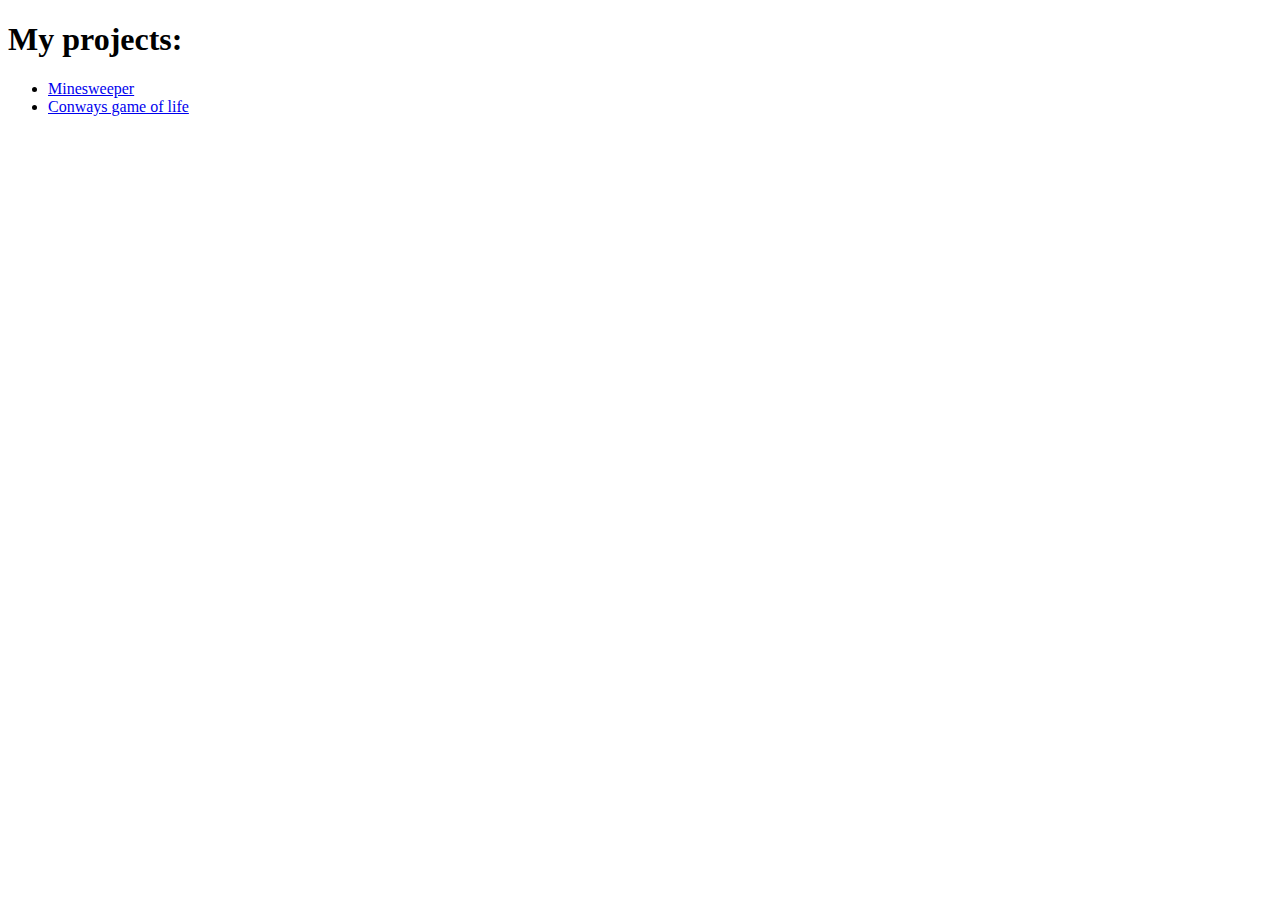
<file: index.html>
<!DOCTYPE html>
<html lang="en">
<head>
    <meta charset="UTF-8">
    <meta name="viewport" content="width=device-width, initial-scale=1.0">
    <title>My projects</title>
</head>
<body>
    <h1>My projects:</h1>
    <ul>
        <li>
            <a href="./minesweeper.html" target="_blank" rel="noopener noreferrer">Minesweeper</a>
        </li>
        <li>
            <a href="./game-of-life.html" target="_blank" rel="noopener noreferrer">Conways game of life</a>
        </li>
    </ul>
</body>
</html>
</file>
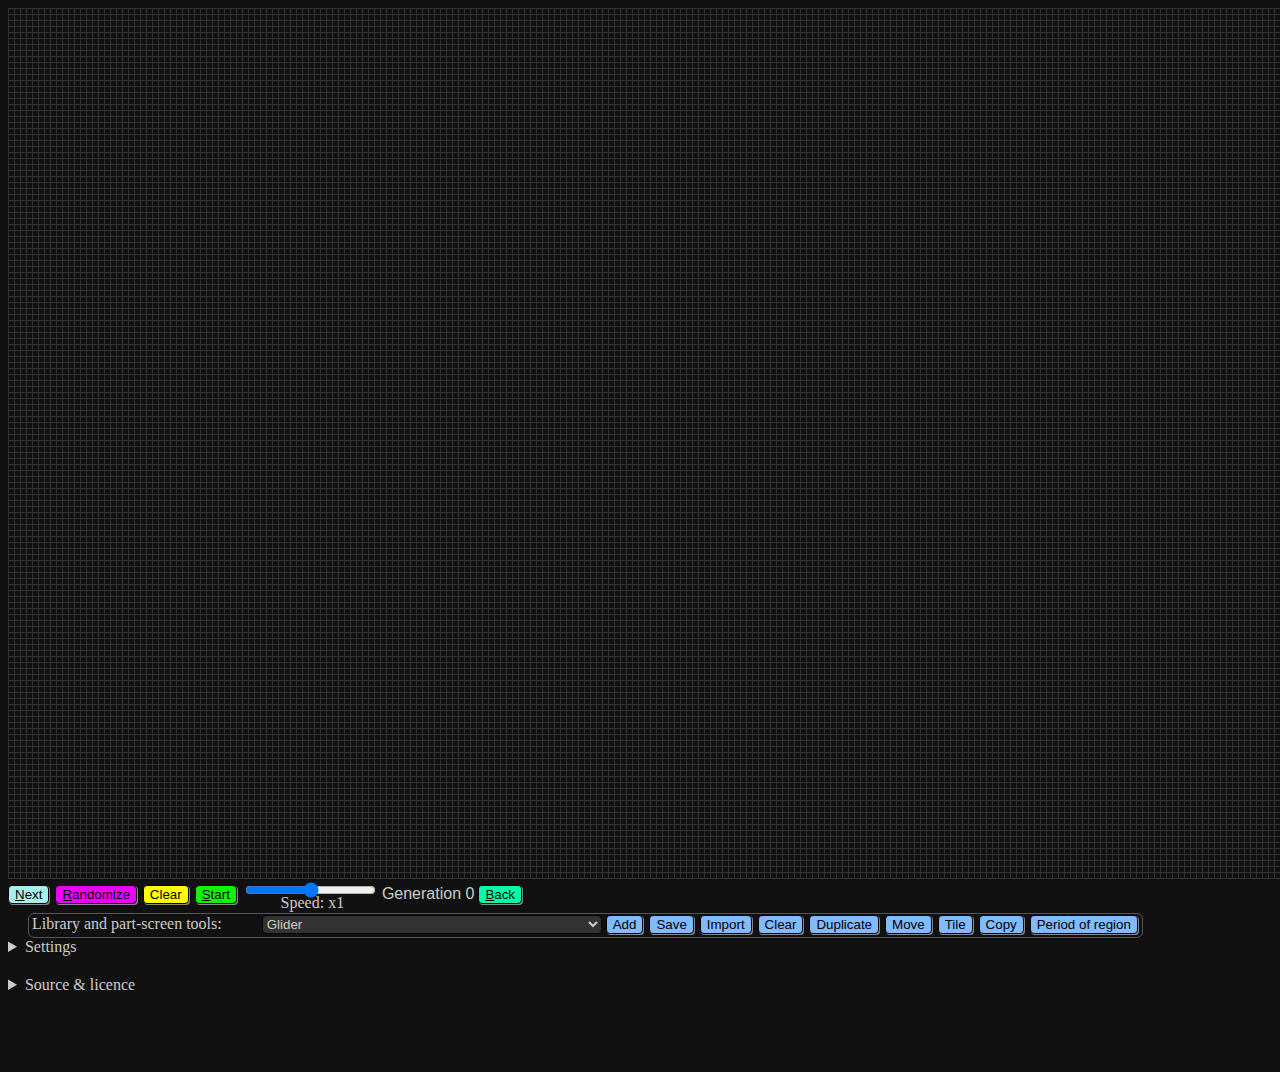
<file: game-of-life-maybebetter/index.html>
<!DOCTYPE html>
<html>
    <head>
        <meta charset="utf-8">
        <meta name="viewport" content="width=device-width, initial-scale=1">
        <title>Conway's game of life</title>
        <link rel="stylesheet" href="./style.css">
    </head>
    <body>
    <canvas onclick="toggle(event, this)"></canvas>
    
    <button id="next" class="underline">Next</button>
    <button id="randomize" class="underline">Randomize</button>
    <button id="clear">Clear</button>
    <button id="start" class="underline">Start</button>
    <div class="input-wrapper">
        <input id="speed" type="range" min="-101" max="100" value="0">
        <label for="speed" id="speed-counter">Speed</label>
    </div>
    <p id="counter"></p>
    <button id="back" class="underline">Back</button>
    <div id="part-button-wrapper">
        Library and part-screen tools:&nbsp;&nbsp;&nbsp;&nbsp;&nbsp;&nbsp;&nbsp;&nbsp;&nbsp;
        <select id="pattern">
            <option value="#!$#!$#$$$">Glider</option>
            <option value="!!!$#%$%%!%%&#&$&%">LWSS</option>
            <option value="!#!%#&$!$&%&&#&&'$'%'&">MWSS</option>
            <option value="!#!%#&$!$&%!%&&&'#'&($(%(&">HWSS</option>
            <option value="!!#!###$%$$%%%">Eater1</option>
            <option value="!&!'#&#'%#&$&('!'#'$''')(()))*)+*+">Eater5</option>
            <option value="!##$#&#'#)#*$!$#$$$'$)$*%'&%&''%'&*%*&+%+&">Small sparking eater</option>
            <option value="!'!(#'#)$#$)%$%)%+%¶&!&#&$&&&'&)&+''')'+('(*)%)'*%*&-%-&.%.&">Larger small sparking eater</option>
            <option value="!*#*#+#¶$-%$%¶%-&!&$'#'$(/).):*/*:.C.D/C/D<(<)<=<>=(=)===>?A?B@AABACADBDD(D)E(E)E<F;F=G<G=">Big sparking glider eater</option>
            <option value="!C#A#B#C$@%@%A&I&K'I'J'L(L)I)J)K)M)N)P*H*K*M*O*P+H+I-'-(-C.'.).A.C.G/)/B/C/F/H:':):*:F:I;&;(;+;G;H<&<(<*<¶=$=%=&=)=+=J=K>#>'>)>J>L?$?%?'?)?L@%@'@(@F@G@L@MA%A/A:AFB#B$B%B*B+B-B:BGBHBIC!C+C-C.CID#D$D%D+D-E%E)E*E+E.F(F¶F-G(G)G*G+H+I(I)I+I-I.J)J+J.K'K¶L'L(L)L*L+N)O(O*P)">Very big sparking glider eater</option>
            <option value="!+!-!.#'#(#+#¶#.$&$($)$*%&%+%¶%-&!&$&%&'&)&¶&.'!'#'%''')'*'.('(+(¶(-)')()))**+*¶*-+'+(+)+*+-¶'¶+¶¶-$-%-(-)-*.$.%.*/*/¶:+:¶">Mega eater</option>
            <option value="'!&#(#'$%&&&'&(&)&!'$'*'¶'!(#(%()(+(¶(%)))%*)*&+'+(+&-'-(-%.).%/&/(/)/">Elijah's oscillator</option>
            <option value="|I|K|L}I}J}L¤J¥D¥E¥I¥M¥N¥O¦D¦E¦H¦O§I§O¨J¨K¨M¨N±`±aµ`µaÀ]À^ÀdÀeÁ]Á^ÁdÁeÄhÅfÅgÅhÆeÇeÇf×pØoØqÙoÙqÚpÜkÜlÜtÜuÝjÝmÝsÝvÞkÞlÞtÞuàpáoáqâoâqãpëÁëÂìÁìÂïÄïÅðÄðÅòÁòÂóÁóÂü¦ü§ý§þ¤þ¥þ¦ÿ¤ĀËĀÌĀÍāÊāÍĂÊĂÍăÓăÔĄÊĄÔąÊąÎąÓĆËĆÍĆÓĆÔćÌĊÌĊÍċÌċÍ">Elijah's big oscillator</option>
            <option value="!'!)!*#'#(#*)!)#)))**!*#*)**¶&¶'-&-'<B<C<E<F=A=G>A>H>K>L?A?B?C?G?K?L@FQEQFRFSCSDSETCXZYYY[ZYZ[[Z^U^V^_^`^i_T_W_^_a_g_h_i`U`V`_```fafagbZcYc[dYd[eZgtguhthukwkxlwlxntnuotoutdudvcvewdxdydzd{c{e|d|~|¡|¢}d}}}¢~}~¢¡¨¡©¢}¢©£}£££¨¤~¤¢¤¨¤©¥¡¨¡¨¢©¡©¢">Elijah's p2520 gun</option>
            <option value="!J!K#J$H$J%H%I&¶&-&/&:&D&E'-'/':'D'E(-)*)+)-)/):);*+*-*/*:*;*H*I+#+$+++-+.+<+G+J¶$¶¶¶:¶;¶H¶I-$-&---.-/.%.'./.D/'/(/*/+/C/E:*:+:C:E;$;%;D<%=!=#=$>!>*?)?+@(@+A)A*A.A/B.B:C.D%D&E$E&ESETEUF$FSFfFgG#G$GTGfGgJ&J'J-J.JgK&K'K-K.KfKhLeLiM*M+MiN*N+OfOiPfPiQfQgQhRKRLS<S=S>S?SKSLT;TUTVTWU:U?UHUIUOUPUTUXV;V=V>VHVIVOVPVSVYVtW<WuXRXZXsXtXuYRYZZx[E[S[Y[w[y]D]F]H]J]K]T]X]x]y^E^F^H^I^K^U^V^W_q_r_x_y`q`r`yaxbnbobxbycncofqfrgqgr">Elijah's p3000 gun (Old record)</option>
            <option value="!J!K#J$H$J$p%H%I%n%o%p&¶&-&/&:&D&E&m'-'/':'D'E'e'f'm'n(-(e(g)*)+)-)/):);)f*+*-*/*:*;*H*I+#+$+++-+.+<+G+J¶$¶¶¶:¶;¶H¶I¶r¶s-$-&---.-/-j-k-r-s.%.'./.D.j.k/'/(/*/+/C/E:*:+:C:E:a:b;$;%;D;a;b<%=!=#=$=p=q>!>*>p>r?)?+?r@(@+@r@sA)A*A.A/B.B:C.D%D&E$E&ESETEUF$FSFfFgG#G$GTGfGgJ&J'J-J.JgK&K'K-K.KfKhLeLiM*M+MiN*N+OfOiPfPiQfQgQhRKRLS<S=S>S?SKSLT;TUTVTWU:U?UHUIUOUPUTUXV;V=V>VHVIVOVPVSVYVtW<WuXRXZXsXtXuYRYZZx[E[S[Y[w[y]D]F]H]J]K]T]X]x]y^E^F^H^I^K^U^V^W_q_r_x_y`q`r`yaxbnbobxbycncofqfrgqgr">Elijah's p6000 gun (Old record)</option>
            <option value="!J!K!h!k!l#J#h#i#j#k#m$H$J$m%H%I%f%g%h%i%j%k%l%n%o&¶&-&/&:&D&E&e&l&n&q'-'/':'D'E'e'f'i'j'l'p'q(-(i(j(l(m)*)+)-)/):);*+*-*/*:*;*H*I+#+$+++-+.+<+G+J¶$¶¶¶:¶;¶H¶I-$-&---.-/-`-a.%.'./.D.a.i.j/'/(/*/+/C/E/a/c/i/j:*:+:C:E:b:c;$;%;D<%=!=#=$>!>*?)?+@(@+A)A*A.A/AlAmB.B:BlC.CmCnCoD%D&DoE$E&ESETEUF$FSFfFgG#G$GTGfGgJ&J'J-J.JgK&K'K-K.KfKhLeLiM*M+MiN*N+OfOiPfPiQfQgQhRKRLS<S=S>S?SKSLT;TUTVTWU:U?UHUIUOUPUTUXV;V=V>VHVIVOVPVSVYVtW<WuXRXZXsXtXuYRYZZx[E[S[Y[w[y]D]F]H]J]K]T]X]x]y^E^F^H^I^K^U^V^W_q_r_x_y`q`r`yaxbnbobxbycncofqfrgqgr">Elijah's p9000 gun (Old record)</option>
            <option value="!<!=!O#<#O#P#Q$=$R%&%<%=%Q%R&&&'&(&>&?')'<'='@((()(=(?)#)$)¶);)=)?)@*$*+*-*;*<*F*G*M*N+$+&+++.+F+G+M+N¶%¶&¶¶¶--J-K.J.K/#/$:$;#<#<$<V<b<c=&='=T=U=V=b=c>#>$>&>'>T>U>V?!?$?S?W?_?`?f?g@!@&@'@(@)@T@U@V@W@_@`@f@gA#A$A%A)ATAUAWB&C%C&HFHGHHIFJGQuQvRtRwR}R~SuSvSxS~TlTxT{T|T}UjUlUwUxUzVkVlVtVuVwVzWsWvWyW{W|W}XtXuY~Z|Z~[|[}_x_y`w`zawaybxd}eye{e|e}fyf{f|gYgZg[gegfgggxgyg{hYhZh[heh{h|iZifiyi{jZjwjyjzj{kZkvkwkxkylYl[ltlulvmcmdmimsmuncndninjnsoYo[ocodojokorospZpbpcqZqbqcrZrarcrnrosYsZs[sbsesfsntYtZt[t_t`tatetgtotptqu_uguqvgvh">Elijah's p5160 gun (Old record)</option>
            <option value="!<!=#<$=$Y$Z%&%<%=%Y%[&&&'&(&>&?&[&a&b')'<'='@'W'X'Y'Z']'^'a'd((()(=(?(Q(R(W(Z(](_(a(c(d)#)$)¶);)=)?)@)Q)Z)])_)a*$*+*-*;*<*S*[*]*_*a+$+&+++.+O+P+Q+R+S+`¶%¶&¶¶¶-¶O-R-S-T-U.R.U.Z.[/#/$/Z/[:$:M:N;#;M;P;R;S<#<$<O<P<R<S=&='>#>$>&>'?!?$@!@&@'@(@)A#A$A%A)A^A_B&B^C%C&C_C`CaDaFDFEFFGDGVGWHEHVHWKWLVLXMUMYNYPVPYQVQYRVRWRXUFUGUHVEVIWDWJWeXfYCYKYdYeYfZCZK]D]J^E^I_F_G_H`b`c`i`jabacajbic_c`cicjd_d`gbgchbhc">Elijah's p4080 gun (Record)</option>
            <option value="!<!=!Y!]!^#<#Y#Z#[#]#_$=$_%&%<%=%W%X%Y%Z%[%]%^%`%a&&&'&(&>&?&V&^&`&c')'<'='@'V'W'Z'['^'b'c((()(=(?(Z([(^(_)#)$)¶);)=)?)@*$*+*-*;*<+$+&+++.¶%¶&¶¶¶--Q-R.R.Z.[/#/$/R/T/Z/[:$:S:T;#<#<$=&='>#>$>&>'?!?$@!@&@'@(@)A#A$A%A)A^A_B&B^C%C&C_C`CaDaFDFEFFGDGVGWHEHVHWKWLVLXMUMYNYPVPYQVQYRVRWRXUFUGUHVEVIWDWJWeXfYCYKYdYeYfZCZK]D]J^E^I_F_G_H`b`c`i`jabacajbic_c`cicjd_d`gbgchbhc">Elijah's p6120 gun (Record)</option>
            <option value="!S!T#J#S#U$I$K$N$O$V$_$`%I%K%M%P%S%V%_%`&?&@&J&N&O&V')'/';'<'>'A'S'U()(*(+(/(:(<(>(?(A(S(T)¶)A)C)G)H)L)M*%*&*+*¶*=*>*@*B*C*G*H*L*M+&+=+>+@+H+I+J+K+L¶&¶(¶@¶I¶K-'-(-@-A-U-V.I.J.K.T.V/*/+/S/Z/[:):¶:S:V:Y:]:_:`;*;¶;S;Z;[;_;`<+<T<V=U=V?)?*@!@#@%@'@*A!A$A%A'A(A)B&C&C(C)D'D)GUGVHUHVJ$K$K%K&KXKYL'LXLYM&M'NUNVOUOVT:T;U)U*U:U<URUSUTV)V*V<VRW<W=WSXJXKYKZHZIZJ[H]&]'])]*]`]a]b^!^#^'^)^*^-^.^_^b_!_%_'_.___b`$`%`'`(`)`*`+`¶`-`h`ia&a_aib&b(b)b*b+b_bcbhc'c(c+c`cbchcidagagbhahb">Elijah's p7200 gun (Record)</option>
            <option value="!;#;#<#=$($)$>%'%)%=%>&'&)&+&¶'('*'¶(*)*)+)I)J***+*¶*;*H*K+*+++¶+:+<+I+J¶*¶+¶¶¶:¶<-*-+-¶-;.*.+.L.M/*/L:(:*:¶:M:N:O;';);+;¶;O<'<)<=<>=(=)=>>#>$>¶>->;><>=?$?¶?.?:@$@&@.@:@<@=@DA%A&A-A:A=ACAEB-B.B;B<BDE!E#F#G#G%G*GCH$H%H)H*H+HBHCHDI(I)I*I+I¶IAIBICIDIEJ'J(J¶J-J@JAJEJFK(K)K*K+K¶KAKBKCKDKEL)L*L+LBLCLDLHLIM*MCMHMJNJOJOKQOQPR)R;R<R?R@RPS(S*S:S=S@SPSRT)T;T=T?TQTRU<U=U@UAUBUVV>V?VCVKVUVWW<W=W@WAWBWIWKWUWWX)X;X=X?XJXKXVY(Y*Y:Y=Y@Z)Z;Z<Z?Z@^J^K_J`H`Ja)a*aBaCaHaIb(b+b¶bAbDbEc(c)c+c¶cAcBcDcEcMcNd(d)d¶dAdBdEdLdNe$e%e*e+eCeDeLe_f#f%fIfJfLf^f`g#gJgLgMg^g`h!h#hJhLhOhPh_iIiJiMiOiPjKjMk-k.k;k<kDkIkJkKkMl%l&l-l:l=lClElHlMlNm$m&m.m:m<mDmHmImJmKmLmOmQmYn$n¶n.n:n;nMnPnQnXnZo#o$o¶o-oJoKoLoYpJsVsWs[s]tWt[uTuUuVu]u^u_vTv_">Elijah's p5160 gun (Record)</option>
            <option value="!/#/#:#;$&$'$<%%%'%;%<&%&'&)&*'&'('*(()()))G)H*(*)***/*F*I+(+)+*+.+:+G+H¶(¶)¶*¶.¶:-(-)-*-/.(.).J.K/(/J:&:(:*:K:L:M;%;';);*;M<%<'<;<<=&='=¶=<>+>->/>:>;?#?$?*?-?/@$@+@¶@-@:@;A$A&A.A:A<ADB%B&B-B:B=BCBEC-C.C;C<CDF!F#G#H#H%H*HCI$I%I)I*I+IBICIDJ(J)J*J+J¶JAJBJCJDJEK'K(K¶K-K@KAKEKFL(L)L*L+L¶LALBLCLDLEM)M*M+MBMCMDMHMIN*NCNHNJOJPJPKRNROS)S;S<S?S@SOT(T*T:T=T@TOTQU)U;U=U?UPUQV<V=V@VAVBVUW>W?WCWKWTWVX<X=X@XAXBXIXKXTXVY)Y;Y=Y?YJYKYUZ(Z*Z:Z=Z@[)[;[<[?[@_J_K`JaHaJb)b*bBbCbHbIc(c+c¶cAcDcEd(d)d+d¶dAdBdDdEdLdMe(e)e¶eAeBeEeKeMf$f%f*f+fCfDfKfSfTg#g%gJgKgRgUh#hShTi!i#l-l.l;l<lDlNlOlXlYm%m&m-m:m=mCmEmNmYn$n&n.n:n<nDnOnPnQnRnSnTnUnVnWnXo$o¶o.o:o;oLoMoNoQoRoSoToUoVoYoZo[p#p$p¶p-pLpOpRpSpTpUpXp[qMqNqYqZ">Elijah's p2580 gun (Record)</option>
            <option value="!:!;!E#-#.#;#C#D#E$+$¶$-$/$:$B%*%B%C&%&+&¶&-&/&:&J'$'&'-'/':'H'I'J($(&(G)#)$)&)')G)H*#+$+&+'¶!¶$¶&¶'-!-#-A-B.A.B///:/;/I/J:/:;:I:J;/;:;;;?<+<¶<=<><@<A===>=@=A?>???A?B@>@?@A@B@J@KA@AJAKBCBDBEDAEAELEMFAFLFMH*H+H>H?HSHUHYH[I+I>I?ILIMINIRIYI[J+J-JMJNJSJWJXJ[K¶K-KJKKKUKWLJLKLLLVLZMKMMMVMXMYNLNMNTNUNXNYOVQ?QBQQR=R>R?R@RPRRSCSQSVSWSXSYSZS[T=T>TATBTUTXTYTZT[UTUWUXVAVBVUVVV^V_WBWCW^W_W`X)X*X>XAXBX^X_XaY)Y*Y`YbZ_Zb[`[a]Y]Z]f]g^X^[^f^h_Y_Z_h`*`+`h`j`ka*a+aeafahajbQbRbebfbhbjcRc_c`chcjckdMdNdPdRdTdUd^dadedfdgdhdkeMeNePeQeSeUe_e`eeeiejfSfgfhg¶g-gMgNgPgQgRgSghh-hNhPhfi*i+i¶iDiEiGiMiQifigj*jDjEjGjHjIjMjNjOjPk;k<kJkUl<lDlElGlHlIlMlNlTm/m:m;mCmFmGmMmNmTmUmVn/nCnD">Elijah's p5440 gun (Record, 9724 -> 4224, later 4158)</option>
            <option value="!<!=#<$=$Y$Z%&%<%=%Y%[&&&'&(&>&?&[&a&b')'<'='@'W'X'Y'Z']'^'a'd((()(=(?(Q(R(W(Z(](_(a(c(d)#)$)¶);)=)?)@)Q)Z)])_)a*$*+*-*;*<*S*[*]*_*a+$+&+++.+O+P+Q+R+S+`¶%¶&¶¶¶-¶C¶O-A-B-C-R-S-T-U.@.R.U.Z.[/#/$/@/A/Z/[:$:M:N;#;M;P;R;S<#<$<O<P<R<S=&='>#>$>&>'?!?$?L@!@&@'@(@)@J@K@LA#A$A%A)AIA^A_B&BIBJB^C%C&C_C`CaDaFDFEFFGDGVGWHEHVHWKWLVLXMUMYNYPVPYQVQYRVRWRXUFUGUHVEVIWDWJWeXfYCYKYdYeYfZCZK]D]J^E^I_F_G_H`b`c`i`jabacajbic_c`cicjd_d`gbgchbhc">Elijah's p3600 gun (Record)</option>
            <option value="!<!=!Y!]!^#<#Y#Z#[#]#_$=$_%&%<%=%W%X%Y%Z%[%]%^%`%a&&&'&(&>&?&V&^&`&c')'<'='@'V'W'Z'['^'b'c((()(=(?(Q(R(Z([(^(_)#)$)¶);)=)?)@)Q*$*+*-*;*<*S+$+&+++.+O+P+Q+R+S¶%¶&¶¶¶-¶O-R-S-T-U.R.U.Z.[/#/$/Z/[:$:M:N;#;M;P;R;S<#<$<O<P<R<S=&='>#>$>&>'?!?$?L@!@&@'@(@)@J@K@LA#A$A%A)AIA^A_B&BIBJB^C%C&C_C`CaDaFDFEFFGDGVGWHEHVHWKWLVLXMUMYNYPVPYQVQYRVRWRXUFUGUHVEVIWDWJWeXfYCYKYdYeYfZCZK]D]J^E^I_F_G_H`b`c`i`jabacajbic_c`cicjd_d`gbgchbhc">Elijah's p7680 gun (Record)</option>
            <option value="!<!=!Y!]!^#<#Y#Z#[#]#_$=$_%&%<%=%W%X%Y%Z%[%]%^%`%a&&&'&(&>&?&V&^&`&c')'<'='@'V'W'Z'['^'b'c((()(=(?(Q(R(Z([(^(_)#)$)¶);)=)?)@)Q*$*+*-*;*<*S+$+&+++.+O+P+Q+R+S¶%¶&¶¶¶-¶O-R-S-T-U.R.U.Z.[/#/$/Z/[:$:M:N;#;M;P;R;S<#<$<O<P<R<S=&='>#>$>&>'?!?$@!@&@'@(@)A#A$A%A)A^A_B&B^C%C&C_C`CaDaFDFEFFGDGVGWHEHVHWKWLVLXMUMYNYPVPYQVQYRVRWRXUFUGUHVEVIWDWJWeXfYCYKYdYeYfZCZK]D]J^E^I_F_G_H`b`c`i`jabacajbic_c`cicjd_d`gbgchbhc">Elijah's p8160 gun (Record)</option>
            <option value="!P#P#Q#R$?$@$S$j$n%)%/%;%<%>%A%R%S%i%k%m%o&)&*&+&/&:&<&>&?&A&j&k&m&n'¶'A'C(%(&(+(¶(=(>(@(B(C)&)=)>)@)M)f)g)q)r*&*(*@*G*H*L*P*Q*R*f*h*i*j*k*m*n*o*p*r+'+(+@+A+G+H+K+R+g+k+m+q¶L¶R¶g¶k¶m¶q-*-+-M-N-P-Q-h-i-j-n-o-p.).¶/*/¶:+<c<d=)=*=c=d>!>#>%>'>*?!?$?%?'?(?)?`?a?g?h@&@`@a@g@hA&A(A)AYB'B)BWBYCXCYHmHnIHIIIJIWIlIoIuIvJHJUJVJWJmJnJpJvKIKTKpKsKtKuLTLULpLrMlMmMpMrMtMuNkNnNrOlOmOuPvQtQvRtRuUpUqVoVrWoWqXpZt[u[v]p]q]r]t^e^g^t_e_f_o`R`f`q`s`taQaSaoaqarbPbTbobpcPcTclcmdPdTdZd[dadbdkdmePeTeZe[e`ecekfPfTfZf[fafcfjfkgPgTgYgZgbhQhShYhZiRiXiZifigjYj]j^jfkVkWkXk]k_kgkhkilVl_lim_m`">Elijah's p6960 gun (Record)</option>
            <option value="!<!=!Y!]!^#<#Y#Z#[#]#_$=$_%&%<%=%W%X%Y%Z%[%]%^%`%a&&&'&(&>&?&V&^&`&c')'<'='@'V'W'Z'['^'b'c((()(=(?(Z([(^(_)#)$)¶);)=)?)@*$*+*-*;*<+$+&+++.+S+T¶%¶&¶¶¶-¶C¶G¶H¶R¶U-A-B-C-H-Q-S-U.@.G.Q.T.Z.[/#/$/@/A/G/I/P/Z/[:$:E:F:H:J:Q:S;#;D;H;K<#<$<D<F<G<I<K=&='=E=G=I=K=M=N>#>$>&>'>I>K>N?!?$?H?J?L@!@&@'@(@)@H@J@L@MA#A$A%A)AIAJALAOA^A_B&BNBOB^C%C&C_C`CaDaGVGWHVHWKVKWKXLVLYMXMYQUQVQXRURXSVSWSXTFTGTHUEUIVEVIWFWGWHXfYdYfZeZf]F]G]H^E^I_E_I`F`G`H`b`c`i`jabacajbic_c`cicjd_d`gbgchbhc">Elijah's p6720 gun (Record)</option>
            <option value="!<!=!Y!]!^#<#Y#Z#[#]#_$=$_%&%<%=%W%X%Y%Z%[%]%^%`%a&&&'&(&>&?&V&^&`&c')'<'='@'V'W'Z'['^'b'c((()(=(?(Z([(^(_)#)$)¶);)=)?)@*$*+*-*;*<+$+&+++.¶%¶&¶¶¶-¶C¶G¶H-A-B-C-H-Q-R.@.G.R.Z.[/#/$/@/A/G/I/R/T/Z/[:$:E:F:H:J:S:T;#;D;H;K<#<$<D<F<G<I<K=&='=E=G=I=K=M=N>#>$>&>'>I>K>N?!?$?H?J?L@!@&@'@(@)@H@J@L@MA#A$A%A)AIAJALAOA^A_B&BNBOB^C%C&C_C`CaDaGVGWHVHWKVKWKXLVLYMXMYQUQVQXRURXSVSWSXTFTGTHUEUIVEVIWFWGWHXfYdYfZeZf]F]G]H^E^I_E_I`F`G`H`b`c`i`jabacajbic_c`cicjd_d`gbgchbhc">Elijah's p5040 gun (Record)</option>
            <option value="!<!=#<#Z#[$=$Z$]%&%<%=%]%b%c&&&'&(&>&?&X&Y&Z&[&^&_&b&e')'<'='@'R'S'X'['^'`'b'd'e((()(=(?(R([(^(`(b)#)$)¶);)=)?)@)T)])^)`)b*$*+*-*;*<*P*Q*R*S*T*a+$+&+++.+P¶%¶&¶¶¶-¶C¶G¶H¶S¶T¶U¶V-A-B-C-H-S-V-[-].@.G.[.]/#/$/@/A/G/I/N/O:$:E:F:H:J:N:Q:S:T;#;D;H;K;P;Q;S;T<#<$<D<F<G<I<K=&='=E=G=I=K=M=N>#>$>&>'>I>K>N?!?$?H?J?L@!@&@'@(@)@H@J@L@M@_@`A#A$A%A)AIAJALAOA_B&BNBOB`BaBbC%C&CbFDFEFFGDGVGWHEHVHWKWLVLXMUMYNYPVPYQVQYRVRWRXUFUGUHVEVIWDWJWeXfYCYKYdYeYfZCZK]D]J^E^I_F_G_H`b`c`i`jabacajbic_c`cicjd_d`gbgchbhc">Elijah's p3360 gun (Record)</option>
            <option value="!<!=!Y!]!^#<#Y#Z#[#]#_$=$_%&%<%=%W%X%Y%Z%[%]%^%`%a&&&'&(&>&?&V&^&`&c')'<'='@'V'W'Z'['^'b'c((()(=(?(Z([(^(_)#)$)¶);)=)?)@*$*+*-*;*<+$+&+++.¶%¶&¶¶¶-¶C-A-B-C-Q-R.@.R.Z.[/#/$/@/A/R/T/Z/[:$:S:T;#<#<$=&='>#>$>&>'?!?$?L@!@&@'@(@)@J@K@LA#A$A%A)AIA^A_B&BIBJB^C%C&C_C`CaDaFDFEFFGDGVGWHEHVHWKWLVLXMUMYNYPVPYQVQYRVRWRXUFUGUHVEVIWDWJWeXfYCYKYdYeYfZCZK]D]J^E^I_F_G_H`b`c`i`jabacajbic_c`cicjd_d`gbgchbhc">Elijah's p5400 gun (Record)</option>
            <option value="!L!N!O#?#@#L#M#O$)$/$;$<$>$A%)%*%+%/%:%<%>%?%A&¶&A&C'%'&'+'¶'='>'@'B'C(&(=(>(@(M)&)()@)G)H)L)P)Q)R*'*(*@*A*G*H*K*R+L+R¶*¶+¶M¶N¶P¶Q-)-¶.*.¶/+;c;d<)<*<c<d=!=#=%='=*>!>$>%>'>(>)>`>a>g>h?&?`?a?g?h@&@(@)@YA'A)AWAYBXBYGmGnHHHIHJHWHlHoHuHvIHIUIVIWImInIpIvJIJTJpJsJtJuKTKUKpKrLlLmLpLrLtLuMkMnMrNlNmNuOvPtPvQtQuTpTqUoUrVoVqWpYtZuZv[p[q[r[t]e]g]t^e^f^o_R_f_q_s_t`Q`S`o`q`raPaTaoapbPbTblbmcPcTcZc[cacbckcmdPdTdZd[d`dcdkePeTeZe[eaecejekfPfTfYfZfbgQgSgYgZhRhXhZhfhgiYi]i^ifjVjWjXj]j_jgjhjikVk_kil_l`">Elijah's p3480 gun (Record)</option>
            <option value="!S!T#J#S#U$I$K$N$O$V$_$`%I%K%M%P%S%V%_%`&?&@&J&N&O&V')'/';'<'>'A'S'U()(*(+(/(:(<(>(?(A(S(T)¶)A)C)G)H)L)M*%*&*+*¶*=*>*@*B*C*G*H*L*M+&+=+>+@+H+I+J+K+L¶&¶(¶@¶I¶K-'-(-@-A-U-V.I.J.K.T.V/*/+/S/Z/[:):¶:S:V:Y:]:_:`;*;¶;S;Z;[;_;`<+<T<V=U=V?)?*@!@#@%@'@*A!A$A%A'A(A)B&C&C(C)D'D)GUGVHUHVJ$K$K%K&KXKYL'LXLYM&M'NUNVOUOVR;R<R>R?S;S<S>SAT@TAU)U*URUSUTV)V*V/V<VRW/W:W;W<WSX?XJXKY;Y<Y=Y>Y?YKZ;ZHZIZJ[=[H]&]'])]*]<]=]`]a]b^!^#^'^)^*^-^.^_^b_!_%_'_.___b`$`%`'`(`)`*`+`¶`-`h`ia&a_aib&b(b)b*b+b_bcbhc'c(c+c`cbchcidagagbhahb">Elijah's p9600 gun (Record)</option>
            <option value="!W#V#X$V$W$Y$_$`%V%W%Y%Z%_%`&?&@&V&W&Y')'/';'<'>'A'V'X()(*(+(/(:(<(>(?(A(W)¶)A)C)J*%*&*+*¶*=*>*@*B*C*I*J*K+&+=+>+@+H+I+J+K+L¶&¶(¶@¶G¶H¶L¶M-'-(-@-A-R.Q.S/*/+/P/R/S:):¶:I:J:K:O:P:R:S:_:`;*;¶;I;J;K;P;R;S;_;`<+<Q<S=R?)?*@!@#@%@'@*A!A$A%A'A(A)B&C&C(C)D'D)D.D/E-E/F-G¶G-IGIHJGJIJXJYKGKWKZLWLYL[MXMZM[M]NZN[N]OSOTPSPTQbQcRbS`SbT`TaU]V]XJXKXZX]X_YKYXYZY[Y]Y^Y_ZHZIZJZVZ[Z]Z^Z`Za[H[Y[Z[][_[`]T][]^]_]`]a]c]d^S^W^]^_^`_S_U___`_a`S`_aQaRaSa]a_bRbSbUbZb_cNcOcQcRcScTcVc^dRdSdUdWdXeQeReTeUeVe[fSfTfUfVfWfYgSgUgWiUjUkQkRlPlRmPnOnPn]n^o]p^p_p`q`">Elijah's p7980 gun (Record)</option>
            <option value="!S!T#J#S#U$I$K$N$O$V$_$`%I%K%M%P%S%V%_%`&?&@&J&N&O&V')'/';'<'>'A'S'U()(*(+(/(:(<(>(?(A(S(T)¶)A)C)G)H)L)M*%*&*+*¶*=*>*@*B*C*G*H*L*M+&+=+>+@+H+I+J+K+L¶&¶(¶@¶I¶K-'-(-@-A-U-V.I.J.K.T.V/*/+/S/Z/[:):¶:S:V:Y:]:_:`;*;¶;S;Z;[;_;`<+<T<V=U=V?)?*@!@#@%@'@*A!A$A%A'A(A)B&C&C(C)D'D)GUGVHUHVK#KXKYL#L$L%LXLYM&N%N&NUNVOUOVS:S;S=S>T:T;T=T@U?U@URUSUTV(V)VRW(W)W.W;WSX.X/X:X;XJXKY>YKZ$Z:Z;Z<Z=Z>ZHZIZJ[#[%['[([:[H]#]%]'])].]/]<]`]a]b^!^#^%^'^)^¶^/^;^<^_^b_#_&_'_)_*_+_¶_-_;___b`#`(`;`=`h`ia$a%a&a(a*a+a<a=a_aib&b(b)b+b_bcbhc`cbchcidagagbhahb">Elijah's p4800 gun (Record)</option>
            <option value="!S!T#J#S#U$I$K$N$O$V$_$`%I%K%M%P%S%V%_%`&?&@&J&N&O&V')'/';'<'>'A'S'U()(*(+(/(:(<(>(?(A(S(T)¶)A)C)G)H)L)M*%*&*+*¶*=*>*@*B*C*G*H*L*M+&+=+>+@+H+I+J+K+L¶&¶(¶@¶I¶K-'-(-@-A-U-V.I.J.K.T.V/*/+/S/Z/[:):¶:S:V:Y:]:_:`;*;¶;S;Z;[;_;`<+<T<V=U=V?)?*@!@#@%@'@*A!A$A%A'A(A)B&C&C(C)D'D)D.D/E-E/F-G¶G-GUGVHUHVKXKYLXLYNUNVOUOVURUSUTVRWSXJXKYKZHZIZJ[H]`]a]b^_^b___b`h`ia_aib_bcbhc`cbchcidagagbhahb">Elijah's p2280 gun (Record)</option>
            <option value="!S!T#J#S#U$I$K$N$O$V$_$`%I%K%M%P%S%V%_%`&?&@&J&N&O&V')'/';'<'>'A'S'U()(*(+(/(:(<(>(?(A(S(T)¶)A)C)G)H)L)M*%*&*+*¶*=*>*@*B*C*G*H*L*M+&+=+>+@+H+I+J+K+L¶&¶(¶@¶I¶K-'-(-@-A-U-V.I.J.K.T.V/*/+/S/Z/[:):¶:S:V:Y:]:_:`;*;¶;S;Z;[;_;`<+<T<V=U=V?)?*@!@#@%@'@*A!A$A%A'A(A)B&C&C(C)D'D)D.D/E-E/F-G¶G-GUGVHUHVK#KXKYL#L$L%LXLYM&N%N&NUNVOUOVP>Q>R>T:T;T<T@TATBURUSUTV(V)VRW(W)WSXJXKY@YAYKZ$Z@ZHZIZJ[#[%['[([A[B[C[H]#]%]'])].]/]C]`]a]b^!^#^%^'^)^¶^/^_^b_#_&_'_)_*_+_¶_-___b`#`(`h`ia$a%a&a(a*a+a_aib&b(b)b+b_bcbhc`cbchcidagagbhahb">Elijah's p4560 gun (Record)</option>
            <option value="!S!T#J#S#U$I$K$N$O$V$_$`%I%K%M%P%S%V%_%`&?&@&J&N&O&V')'/';'<'>'A'S'U()(*(+(/(:(<(>(?(A(S(T)¶)A)C)G)H)L)M*%*&*+*¶*=*>*@*B*C*G*H*L*M+&+=+>+@+H+I+J+K+L¶&¶(¶@¶I¶K-'-(-@-A-U-V.I.J.K.T.V/*/+/S/Z/[:):¶:S:V:Y:]:_:`;*;¶;S;Z;[;_;`<+<T<V=U=V?)?*@!@#@%@'@*A!A$A%A'A(A)B&C&C(C)D'D)D.D/E-E/F-G¶G-GUGVHUHVJ$K$K%K&KXKYL'LXLYM&M'NUNVOUOVT:T;U)U*U:U<URUSUTV)V*V<VRW<W=WSXJXKYKZHZIZJ[H]&]'])]*]`]a]b^!^#^'^)^*^-^.^_^b_!_%_'_.___b`$`%`'`(`)`*`+`¶`-`h`ia&a_aib&b(b)b*b+b_bcbhc'c(c+c`cbchcidagagbhahb">Elijah's p6840 gun (Record)</option>
            <option value="!S!T#J#S#U$I$K$N$O$V$_$`%I%K%M%P%S%V%_%`&?&@&J&N&O&V')'/';'<'>'A'S'U()(*(+(/(:(<(>(?(A(S(T)¶)A)C)G)H)L)M*%*&*+*¶*=*>*@*B*C*G*H*L*M+&+=+>+@+H+I+J+K+L¶&¶(¶@¶I¶K-'-(-@-A-U-V.I.J.K.T.V/*/+/S/Z/[:):¶:S:V:Y:]:_:`;*;¶;S;Z;[;_;`<+<T<V=U=V?)?*@!@#@%@'@*A!A$A%A'A(A)B&C&C(C)D'D)D.D/E-E/F-G¶G-GUGVHUHVJ$K$K%K&KXKYL'LXLYM&M'NUNVOUOVR;R<R>R?S;S<S>SAT@TAU)U*URUSUTV)V*V/V<VRW/W:W;W<WSX?XJXKY;Y<Y=Y>Y?YKZ;ZHZIZJ[=[H]&]'])]*]<]=]`]a]b^!^#^'^)^*^-^.^_^b_!_%_'_.___b`$`%`'`(`)`*`+`¶`-`h`ia&a_aib&b(b)b*b+b_bcbhc'c(c+c`cbchcidagagbhahb">Elijah's p9120 gun (Record)</option>
            <option value="!U!V#T#V$S$T$U$Z$[$^$_$`%R%S%T%Y%]%^%_%`&?&@&J&S&T&U&Z&[')'/';'<'>'A'J'T'V()(*(+(/(:(<(>(?(A(I(K(U(V)¶)A)C)H)I)K)L*%*&*+*¶*=*>*@*B*C*G*M+&+=+>+@+J¶&¶(¶@¶G¶H¶L¶M-'-(-@-A-S-T.S.U/*/+/J/N/O/T/U/V:):¶:I:K:L:M:P:U:V:W:_:`:g:h;*;¶;I;K;L;N;O;T;U;V;_;`;g;h<+<J<S<U=S=T>h?)?*?g?i@!@#@%@'@*@f@jA!A$A%A'A(A)AfAgAhAiAjB&BeBfBjBkC&C(C)CfCgChCiCjD'D)D.D/DgDhDiE-E/EhF-G¶G-IGIHIiJGJIJfJgKGKfKgKhLgLhM^M_MgNSNTN^N_NfNhOTOfOgPTPVQUQVRgRhRjRlRmTgTmVhViVkVlWjXJXKYKZHZIZJZlZm[H[l]m]n]o^o___`_i`_`b`i`kaYaZa^abajalaqarbXbYbZb^b_bbbjbmbqbrcUcWcXcjcldNdOdUdXdbdcdddidkeNeOeUeWeXeifXfYfZgYgZ">Elijah's p1710 gun (Record)</option>
            <option value="!U!V#T#V$S$T$U$Z$[$^$_$`%R%S%T%Y%]%^%_%`&?&@&J&S&T&U&Z&[')'/';'<'>'A'J'T'V()(*(+(/(:(<(>(?(A(I(K(U(V)¶)A)C)H)I)K)L*%*&*+*¶*=*>*@*B*C*G*M+&+=+>+@+J¶&¶(¶@¶G¶H¶L¶M-'-(-@-A-S-T.S.U/*/+/J/N/O/T/U/V:):¶:I:K:L:M:P:U:V:W:_:`:g:h;*;¶;I;K;L;N;O;T;U;V;_;`;g;h<+<J<S<U=S=T>h?)?*?g?i@!@#@%@'@*@f@jA!A$A%A'A(A)AfAgAhAiAjB&BeBfBjBkC&C(C)CfCgChCiCjD'D)D.D/DgDhDiE-E/EhF-G¶G-IGIHIiJGJIJfJgK#KGKfKgKhL#L$L%LgLhM&M^M_MgN%N&NSNTN^N_NfNhOTOfOgPTPVQUQVRgRhRjRlRmS:S;S=S>T:T;T=T@TgTmU?U@V(V)VhViVkVlW(W)W.W;WjX.X/X:X;XJXKY>YKZ$Z:Z;Z<Z=Z>ZHZIZJZlZm[#[%['[([:[H[l]#]%]'])].]/]<]m]n]o^!^#^%^'^)^¶^/^;^<^o_#_&_'_)_*_+_¶_-_;___`_i`#`(`;`=`_`b`i`ka$a%a&a(a*a+a<a=aYaZa^abajalaqarb&b(b)b+bXbYbZb^b_bbbjbmbqbrcUcWcXcjcldNdOdUdXdbdcdddidkeNeOeUeWeXeifXfYfZgYgZ">Elijah's p3420 gun (Record)</option>
            <option value="!T!V#S#V$R$S$_$`%J%P%Q%U%_%`&?&@&I&K&R&S&Y&Z')'/';'<'>'A'H'L'S'V'[()(*(+(/(:(<(>(?(A(I(J(K(T(V)¶)A)C)G)H)L)M*%*&*+*¶*=*>*@*B*C+&+=+>+@+j+k¶&¶(¶@¶j¶k-'-(-@-A-S-U.N.S.V/*/+/O/P/V/W:):¶:J:T:X:Y:_:`;*;¶;J;V;W;_;`<+<S<V=S=U?)?*?j?k?l@!@#@%@'@*@i@mA!A$A%A'A(A)AhAnB&B[BhBnC&C(C)C[CkD'D)D.D/D[DiDmE-E/EXEZEjEkElF-FTFUFXFYF[FkG¶G-GSGUGVGWGXGYGZHFHGHSIFIHITIUIVIWIlImInJ$JFJWJlJmJnK$K%K&KTKUKWKkKoL'LWL]L^LeLgM&M'MTM]M^MeMfMjMkMoMpNSNfOSOUPTPUT:T;U)U*U:U<UjUkV)V*V<VkW<W=WhWiWjXJXKXgYKYgYiYjYkYlYnYoZHZIZJZfZgZiZlZnZo[H]&]'])]*]m]n]o^!^#^'^)^*^-^.^^^_^h^m^p_!_%_'_._^_a_h_j_o_p`$`%`'`(`)`*`+`¶`-`X`Y`]`a`i`ka&aWaXaYa]a^aaaialb&b(b)b*b+bTbVbWbibkc'c(c+cMcNcTcWcacbccchcjdMdNdTdVdWdheWeXeYfXfY">Elijah's p5130 gun (Record)</option>
            <option value="!<!=!@!A#<#?#A$=$?$F$G%&%<%=%@%G&&&'&(&>&@&E&Y&Z&c&d')'<'='?'E'F'Y'b'e((()(=(C(D(H(W(Y(e)#)$)¶);)=)B)E)F)G)H)W)X)e)p*$*+*-*;*<*B*C*E*_*c*e*n*o*p+$+&+++.+C+E+G+H+N+O+^+b+d+m¶%¶&¶¶¶-¶C¶E¶G¶H¶N¶O¶^¶c¶m¶n-A-B-C-E-_-`-a-b.@.E/#/$/@/A/E/G:$:F:G;#;^<#<$<O<P<]<_=&='=L=P=]=`>#>$>&>'>L>M>N>O>^>_?!?$@!@&@'@(@)@J@K@L@M@h@i@m@nA#A$A%A)A?A@AAAIAMAbAcAjAkAlB&B?BIBJBbBdBiBmC%C&C@CdCjClDdDeDkIlImInJfJhK]K^KfKgKlKnLRLSL]L^LgLkLlLmLnLoMSMjMkMoMpNSNUNjNkNoNpOTOUQ`RGR^R_SGS_S`TFTGTHTjTkUkVhViVjWFWGWHWVWWWgXGXVXXXgXiXjXkXlXnXoYGYVYfYgYiYlYnYoZG[G[m[n[o]F]G]H]e]g]m]p^`^a^e^h^o^p_X_Y_]_^_`_a_b_h_i`F`G`H`W`Y`^`b`f`j`kaGaVa`abahaibGbMbNbVbYbabbbebhcMcNcVcecgdWdYeXeY">Elijah's p4050 gun (Record)</option>
            <option value="!<!=!t!u#<#t#u$=%&%<%=&&&'&(&>&?')'<'='@'X((()(=(?(X(Y(Z)#)$)¶);)=)?)@)[)t)u)v*$*+*-*;*<*Z*[*j*k*l+$+&+++.+t+v¶%¶&¶¶¶-¶C¶i¶m¶s¶t¶u¶v¶w-A-B-C-i-m-r-s-w-x.@.S.T.r.s.w.x/#/$/@/A/R/U/j/k/l:$:S:T:c:d;#;c;d;u;v<#<$<j<k<l<s<t<v<w=&='=P=Q=s=v>#>$>&>'>Q>i>m>v?!?$?L?N?O?P?i?m?s@!@&@'@(@)@J@K@L@N@t@uA#A$A%A)A?A@AAAIA`AaAjAkAlB&B?BIBJB`C%C&C@CaCbCcCtCuCyCzDcDoDuDvDwDxDyEmEnEvEwExFnFoFwL^L_LfLhMSMTM^M_MfMgNTNgNwNxOTOVOwOxPUPVRGSGS`TFTGTHT^T_U_U`WFWGWHWVWWXGXVXXYGYVZG[G]F]G]H^_^`^i___b_i_k`F`G`H`Y`Z`^`b`j`laGaXaYaZa^a_abajamaqarbGbUbWbXbjblbqbrcNcOcUcXcbcccdcickdNdOdUdWdXdieXeYeZfYfZ">Elijah's p6750 gun (Record)</option>
            <option value="!J!K#J#L$L$Q$R%H%I%J%K%M%N%Q%T&H&K&M&O&Q&S&T'K'M'O'Q(L(M(O(Q)P+B+C¶C¶K¶L-C-E-K-L-¯-°.D.E.¯/~/¡/©/¯:[:~:£:©:ª;[;];^;t;x;y;z;¤<_<s<t<u<v<w<{<¤=^=`=g=h=r=s=u=v=z=¤>^>`>g>h>q>r>s>u>v>z>~>£?N?O?_?r?s?u?v?w?x?~?¡?À@N@s@t@u@v@µ@¿@ÀAOAPAQAtAyA±BQBxByB±BµCxCzDnDoEnEoGªG¯G°H©H±IYIZI¢I£J%J&JXJZJ¡J¢J¨JµK&KXK£K¨K©K±KµL$LWLXLaLbM$M%M&M'M(MAMBMbN)NANaN¯O&O'O(O?OAOiOjOlOªP%P?P@PcPiPjPlPmPnPªQ%Q&Q'Q(Q`QoR#R$R(R¶R-R`RcRiRjRlRmRnRsRtR§R¨R©R±RµS!S%S&S'S¶S-S_S`SaShSkSlSsStS©S±T!T#T%T_T`TaTgTiT¨TµT¿TÀU%UTU_UbUfUhUjUkUmUÀV%V&VTVUVVV`VbVgVjVlVmVrVsVtWWW`WaWbWjWrWsWtXVXWXiXjY-Y.YfYhYkYlY~Y¡Z.ZfZgZjZmZ}Z¡Z±Zµ[+[¶[-[k[l[p[q[u[v[¡[±[µ]+]q]r]s]t]u^r^s^t_l_m_s_±`l`°`µajala¯a¿bjbkbvbwbxb¯b°b±bµb¿cxc}cªc¯c¿cÀdwd|d}d¯d°d±dµd¿e°e±eµfzf{f|f¡f£f±g|g~g¡g¢g£h¢h£iwixjvjwkmknkqkrkxljlnlqlrm[m]mjmkmlmmm¦m§n[n]n¦n©ojokozo~o¡o¢oªpjpkpypzp{p|p}p£pªqxqyq{q|q¢qªrmrnrwrxryr{r|r¢r¦r©smsnsxsys{s|s}s~s¦s§tytzt{t|uz">Elijah's p4110 gun (Record)</option>
            <option value="!J!K#J#L$L$Q$R%H%I%J%K%M%N%Q%T&H&K&M&O&Q&S&T&n&o&x'K'M'O'Q'n'o'v'w'x(L(M(O(Q(u)P)f)g)u)v*g+B+C+g+i¶C¶K¶L¶h¶i-C-E-K-L-m-n.D.E.m.n:[:ª:¯;[;];^;ª;¯<_<j=^=`=i=k>^>`>j?N?O?_@NAOAPAQArAsBQBrBsBªB¯B°C©C±DnDoEnEoE¨EµFbF¨F©F±FµG`GaGcGdH`HaHcHdIYIZI¯J%J&JXJZJªK&KXKªL$LWLXM$M%M&M'M(MAMBM±MµN)NAN±O&O'O(O?OAOiOjOlO|OµO¿OÀP%P?P@PiPjPlPmPnP{P}PÀQ%Q&Q'Q(QoQsQtQ{Q|Q~Q©Q¯R#R$R(R¶R-RiRjRlRmRnRrRuR{R|R~R¡R¨R¯S!S%S&S'S¶S-ShSkSlSsStS{S|S~S§S¨S¿SÀT!T#T%TgTiT{T}T¥T¦TªTµTÁU%UTUfUhUjUkUmU|U§U¨U¿UÀV%V&VTVUVVVgVjVlVmVrVsVtV¨V¯WWWjWrWsWtW©W¯XVXWXiXjX¿Y-Y.YfYhYkYlY~Y¡YµYÀZ.ZfZgZjZmZ}Z¡Z±ZÁ[+[¶[-[k[l[p[q[u[v[¡[±[µ[¿[À[Á]+]q]r]s]t]u]°]±]Á]Â^r^s^t^±^µ^¿^À^Á_l_m_s_µ_¿_À`l`¿ajalbjbkbvbwbxcxc}dwd|d}fzf{f|f¡f£g|g~g¡g¢g£h¢h£iwixi¿iÀjvjwj¿jÀkmknkqkrkxljlnlqlrm[m]mjmkmlmmm¦m§n[n]n¦n©ojokozo~o¡o¢oªpjpkpypzp{p|p}p£pªpÁpÂqxqyq{q|q¢qªqÁqÂrmrnrwrxryr{r|r¢r¦r©smsnsxsys{s|s}s~s¦s§tytzt{t|uz">Elijah's p8220 gun (Record)</option>
            <option value="!c!o!p#b#d#o#p$Y$^$_$b$d%X%Z%^%a%b%d%e&X&Z&_&a'Y'[']'^'_'b'd'e([(`(b(d(e)I)J)Z)_)a*J*Y*^*`+J+L+Y+Z+_¶K¶L¶O¶P-O-P/g/h:g:h;C;D;v;w<:<;<C<D<u<x=;=v=w=y>;>=>y?<?=?y?z@j@kAkBhBiBjC[C]ChD[D^E^FEF^F_GAGBGDGFHBHDHFHGHHI@IEIII©IªJ'J(J*J+J@JAJBJCJEJHJIJ©K'K(K*KDKOKPK¯L*LBLOLPLuLvL§L¨L©LªL¯M$M%M*M¶MBMCMvM¦N$N%N+N¶NvNxN§N¨N©OwOxOªPDP§P¨P©PªQ+Q¶QDQFQ¢Q£Q§Q¯Q°R&R'R+R¶RGRHRNR¢R£R¨R©RªR±SGSHSMSOSªS°S±T=TGTHTMTOTªU>UDUFUNUpU©UªV<V=V>VDVnVoVpW!W#W'W(WmX#X$X%X&X'X+X¶XKXLXPXQXmXnX¡X¢Y#Y$Y&Y'Y¶Y-YKYLYPYQYiY¡Z#Z$Z&Z'Z+Z;ZLZMZNZOZPZgZiZ¢Z£Z¤[$[%[&[;[M[O[h[i[¤]:];]=]E^=^>^C^E^M^N^O_:_D_E`:`;`c`da&a'a(a/a:abadajakb&b'b(b/b:b;bNbbbjbkc%c)cMcOcacbd$d*e%e)eof&f'f(fkflfnfpgLgjglgngphKhLhMhghjhlhnhphrhsiJiKiLiMiNigihiiijilimipisjIjJjNjOjkjpjqkAkikkl<lAlBlClDliljm<mBmCmDmEn-n.nBnEnKnLnMo-o.oBoCoDoEoKoLoMp&p'pApBpCpDq&q'qA">Elijah's p4170 gun (Record)</option>
            <option value="!V!W#U#X#f#g$V$W$f%I%J%d%f&E&F&J&d&e'E'H'_(G(H(I(^(`)C)D)E)F)_*B*G*H*I*d*e+A+D+E+F+I+d+f¶B¶C¶G¶H¶f-D-E-f-g.D/E:B:C:D:^:_;B;X;Y;_<X<Y<^=]>X>Y>Z>[>]>_?O?X?^?`@N@P@Z@^@`ANAPAYAZA_B*B+B>BOC*C+C<C=C>CSCTD;DSDUE!E#E;E<EUEaEbF#FUFVFbFqFrG#G%GWGbGdGqGrH$H%HUHVHWHcHdITIoIpIqIrJ+J¶JTJUJnJrK+K¶KEKFKoLFLmLoMFMHMIMmMnN&NGNJNqNrO%O'OHOIOrP&PWPXPrPtQWQXQsQtS.S/T.T/V`VdVeW_WaWeXGXHXIXZX[X^X`XdYGYZY[Y^YcZHZ_Z`ZaZbZcZeZt[D[E[V[W[Y[[[][_[d[e[r[t]-].]D]V]X]Y][]_]a]b]h]i]s]t^.^B^D^^^_^a^c^d^f^i_._:_B_C_d_f_g`/`:`H`V`W`daHaIaJaWabadb=bKbWbYbbbcc<cHcIcJcXcYd<d>dHdjdke/e;e<e]ekf'f(f/f<f>fAf[fhfifjg'g(g;g<g@gBg[g^ghh@hAhXhZh[iXi[i^iajCjDjZj[j`jbkBkDkHkIk`kalClFlHlKmHmImKmcmdn<nFnHnbndnhninrnso:o;o<oHocofohokorosp/pGphpipkq/q:q[qfqhrJrKrYrZr[rhsAsBsJsLsXsgt@tBtLtTtUtXtYu@uLuMuTuVuXujukv?v@vVvXvavbvjvlwVwWw`wbwlx`xlxmy_y`">Elijah's p1909 gun (Record)</option>
            <option value="!O!P#O#Q$Q$V$W%M%N%O%P%R%S%V%Y&G&H&M&P&R&T&V&X&Y'G'P'R'T'V(I(Q(R(T(V)E)F)G)H)I)U*E+H+I+J+K¶H¶K¶P¶Q-P-Q.C.D/C/F/H/I:E:F:H:I<c=c=d=e>f?S?T?e?g@S@e@gAPATAUAVAfBHBIBJBOBQBVCJCPDIE;ENEOEPEQERF;F<F=FNFSFuFvG>GQGTGuGvH=H>HQHRHTINITIVIWJ/J:JMJOJTJVK+K¶K.K;KMKPKSKTKWKaKbL+L¶L.L:L;LNLOLVLWL`LbM.MCM`N.N:N;NFNGN_N`NhNiO/O<OhOiP:P;P=PTQ-Q.Q/Q<QAQBQCQRQSQTQpQqQsR-R:RARCRQRpRqRsRtRuS.S/SASDSPSRSvTBTCTQTRTpTqTsTtTuUoUrUsV+VQVRVnVpW+W¶W-WRW[WmWoWqWrWtX.XQX[X]X^XnXqXsXtY'Y(Y-Y.YKYLYQYRY_YfYgYhYqZ(ZKZ^Z_ZhZpZq['[L[M[N[h[i[m[o[r[s]'](]N]m]n]q]t^r^s_'_(_@_A`'`)`?`B`J`Ka(a@aBaIaLb%b&b'b@bAbBbGbJbKbLbXbYc%cFcHcIcYdGdJdYd[e<e=eHeIeKeMeNeZe[f@fKfMfNg!g#g*g+gHgIgKh!h%h&h)h¶hHhKhihji#i%i*i¶iIiJiiikj!j#j%j+jkk%k'k(kkkll%l(lBlCm&m+mBmCm`mamcn'n(n)n*n+nancoEoFoLoMobogohp)pApCpFpMpgphq(q*q?q@qAqCqDqMqOr)r>rIrNrOs?s@sAsCsDsHsJtAtCtDtIvGvLvMwFwHwLwMwbwcxBxCxFxIxaxdxhxiyByCyGyHybycyhyi{P{Q|P|R}@}A}H}I}J}R~<~=~?~A~J~R~S¡)¡;¡=¡?¡I¢(¢*¢:¢=¢@£)£;£<£?£@¦J¦K§J¨H¨J©)©*©+©B©C©H©IªBªC¯*¯+¯B¯C°*°+±$±%±*±+±B±C±Dµ#µ%¿#À!À#Ã-Ã.Ã;Ã<ÃDÄ&Ä'Ä-Ä:Ä=ÄCÄEÅ'Å.Å:Å<ÅDÆ$Æ%Æ&Æ¶Æ.Æ:Æ;Ç$Ç¶Ç-">Elijah's p5246 gun (New)</option>
            <option value="!K!S!T#+#¶#K#L#M#S#U#W#X$+$¶$N$U$W$Y$b%;%<%E%F%M%N%T%W%Z%a%c&)&*&+&¶&-&.&:&<&@&A&E&F&T&U&X&Y&b'('.':'A()(*(+(/(:(>(?(@(E(F(G(H(J(K)¶)>)D)H)J*%*&*+*¶*D*E*J+&+J+L¶&¶(¶K¶L¶Q¶R¶`¶a¶b-'-(-Q-R/*/+/`/a:):¶:P:Q:R:`:a:f:g;*;¶;f;h<+<h=h=i?)?*?r@!@#@%@'@*@P@X@Y@]@^@p@q@rA!A$A%A'A(A)AIAJALAOAQAWAZA^AoB&BIBKBLBPBXBZB]BgBoBpC#C$C'CYCZC]C_CeCgD#D%D&D^D_DfDgDxDyExEzF/F:FzG.G:GzG|G}H.HwHxHzH|I-I.IwIxIzI|JqJrJzJ|J}KEKgKhKpKsKwKxKyKzK}LDLFLfLhLqLrLwL{L|MDMFMfMyMzNENeNfNzOxPxPyR¶R-RIRJS¶SISJT-T.T/TZU/UZU[U]V^W?W@W]W^X?X@Zd[c[e]d]h]i]k]l^h^i^k^n_m_n```aa`aaafaibfbgbhbicld[dhdidjdkdleZe]e_e`ehfZf]f_fafjg¶gYgZg]g_gagdgigjh¶h-h.hZh^h_hahbhchdi/iZi`j.j/j[j]j^j`jcjdk^k_kckds=s>t;t>u:u<u=v:w-w.w:w?x-x.x:x;x?x@xAyBzAzB">Elijah's p1849 gun (Record, 8398 cell reduction), </option>
            <option value="!O!R!S#O#P#Q#R#T$T%M%N%O%P%Q%R%S%U%V&L&S&U&X'L'M'P'Q'S'W'X(G(H(P(Q(S(T)G*I+E+F+G+H+I¶E-H-I-J-K.H.K.P.Q/P/Q:C:D;C;F;H;I<E<F<H<I>c?c?d?e@fASATAeAgBSBeBgCPCTCUCVCfDHDIDJDODQDVEJEPFIG;GNGOGPGQGRH;H<H=HNHSHuHvI>IQITIuIvJ=J>JQJRJTKNKTKVKWL/L:LMLOLTLVM+M¶M.M;MMMPMSMTMWMaMbN+N¶N.N:N;NNNONVNWN`NbO.OCO`P.P:P;PFPGP_P`PhPiQ/Q<QhQiR:R;R=RTS-S.S/S<SASBSCSRSSSTSpSqSsT-T:TATCTQTpTqTsTtTuU.U/UAUDUPURUvVBVCVQVRVpVqVsVtVuWoWrWsX+XQXRXnXpY+Y¶Y-YRY[YmYoYqYrYtZ.ZQZ[Z]Z^ZnZqZsZt['[([-[.[K[L[Q[R[_[f[g[h[q](]K]^]_]h]p]q^'^L^M^N^h^i^m^o^r^s_'_(_N_m_n_q_t`r`sa'a(a@aAb'b)b?bBbJbKc(c@cBcIcLd%d&d'd@dAdBdGdJdKdLdXdYe%eFeHeIeYfGfJfYf[g<g=gHgIgKgMgNgZg[h@hKhMhNi!i#i*i+iHiIiKj!j%j&j)j¶jHjKjijjk#k%k*k¶kIkJkikkl!l#l%l+lkm%m'm(mkmln%n(nBnCo&o+oBoCo`oaocp'p(p)p*p+papcqEqFqLqMqbqgqhr)rArCrFrMrgrhs(s*s?s@sAsCsDsMsOt)t>tItNtOu?u@uAuCuDuHuJvAvCvDvIxGxLxMyFyHyLyMybyczBzCzFzIzazdzhzi{B{C{G{H{b{c{h{i}P}Q~P~R¡H¡R¢H¢I¢R¢S£.£/£:£;£G£I¤%¤&¤-¤.¤;¤M¤O¤P¥%¥&¥¶¥-¥:¥M¥Q¦-¦:¦M¦N¦O§.§/©.©/ª-ª:¯%¯&¯¶¯-¯:¯H¯I¯P¯Q°%°&°-°.°;°H°I°P±.±/±:±;±Q±R±SµS¿G¿HÀGÀH">Elijah's p5612 gun (Record)</option>
            <option value="!r!s#q#s$k$l$q%i%l%o%p%r%s%t%u&i&j&l&n&p&r&u'l'n'p'r(l(n(p(q)m+z+{¶q¶r¶z-q-r-x-z.x.y:S:T;O;Q;T<M<N<O<Q<R=L=^>M>N>O>Q>R>V>]?O?Q?U?W?X?]?^?_?n?o@]@^@_@oAlAmAnBZB[BlCVCZC]DXDYD[D]D^EVEYE[E_EnEoEªE¯FNFOFUFZF]F^F_FjFkFnFªGIGJGNGOGUGVGZGjGlGnGqGrG°HIHVHkHnHpHsHvHwH¨H©HªH¯H°IJIKILIWIjIkInIqIrIwI§JGJHJIJMJWJXJYJjJkJoJqJwJyJ¨J©JªKGKJKjKkKlKoKqKxKyK¯LILJLKLmLoLqLrL¨L©LªL¯MPMQMmMoM£M¤M¨M°M±NKNPNQNlNoN£N¤N©NªN¯NµOKO`OaObOcOdOeOfOmOnO¯O±OµPFPGPJPKPaPeP¯QFQIQaQeQqQªQ¯RGRHRIRKRMRbRcRdRoRpRqSMSNSTSUSVSnTITJTMTNTSTTTUTVTnToT¢T£UHUKUMUQURUSUUU¢VIVKVNVOVPVQV£V¤V¥WHWIWKWPWTW¥XJXLXMXNXPXRXTYJYQZKZLZMZN[M[d[e]O]c]e]k]l^N^O^c^k^l_b_capbdbeblbmbobqceckcmcocqd`dadcdhdkdmdodqdsdteXeZe[e^eaecedeheiejekemeneqetfXfYf[f^f_fafffgflfqfrgagbgcgdgegggjglh]h^h`hehjhki]i^i`ibifjajcjgkbkfkgnvnwo.o/ovp.p/pYpZptpvqYqZqtquqzq{rJrKrzs&sIsLsxszt%t'tHtJtKtxtyu&uHvGvHwVwWxVxxxyy)y*yWyXyYyxyzz)z*zYzezfzz{${%{d{f{z{{|#|%|d}#}U}V}c}d}o}p~!~#~;~<~U~p¡;¡S¡U¡m¡n¡o¢*¢+¢<¢=¢>¢S¢T¢m£*£+£>£O¤N¤P¤Y¤Z¤_¥N¥P¥Z¥^¥`¦O¦X¦^¦`§X§Y§Z§[§]§_¨]©X©Y©^ªBªXªYª_¯B¯C¯D¯^¯_°E°X±D±V±ZµDµEµVµZµfµg¿B¿C¿G¿H¿U¿X¿_¿`¿fÀAÀDÀEÀFÀIÀaÀcÀdÀfÁBÁGÁHÁIÁeÂCÂDÂEÂFÂQÂRÂ_ÃGÃHÃIÃPÃSÃZÃ^Ã`ÃdÄEÄHÄQÄRÄ_ÅEÅFÅJÅeÆIÆJÆaÆcÆdÆfÇUÇXÇ_Ç`ÇfÈVÈZÈfÈgÉVÉZÊX">Elijah's p7268 gun (Record)</option>
            <option value="!n!o!{#n#o#z#|$z$|$¡$¢$¦%y%z%|%}%¢%¥%§&}&¡&¥&§'y'z'|'¡'¢'£'¤'¦(y(z(|(~(¤)})¡)¥*~*¢*¦+¡+¥+¦+¿+À¶¿¶À/v/w:v:w;g;h;Ê;Ë<f<i<Ê=e=g=h=È=Ê>e>È>É?d?e@s@tAsBtBuBvCvC£C¤DZD[D¢D¤DÈDÉE[E¢EÈEÊFIFLFMFYF¡F¢FÊGIGJGKGLGNGYGZG[G]G^GmGnGÊGËHNH_HmIGIHIIIJIKILIMIOIPI[I]I^IkImJFJMJOJRJZJkJlKFKGKJKKKMKQKRKZK[K]K^K¿KÀLALBLJLKLMLNLXLYL^LbLcL¿LÀMAMWMZM[M]MbMcNCNWNXNZO?O@OAOBOCOZP?PZP[QBQCQDQERBRERJRKSJSKScSdT=T>TdU=U@UBUCUaUbUcV?V@VBVCVa[M[N]M^N^O^P_Pf%f&fÆg&gÀgÁgÅgÇh$hXhÁhÅhÈi$i%i&i'i(iAiBiXiYiZiÁiÃiÄiÆiÈj)jAj[jÂjÄjÆjÈjÉk&k'k(k?kAkZk[kÅkÆkÈkËl%l?l@lÊlËm%m&m'm(n#n$n(n¶n-nRnSo!o%o&o'o¶o-oRo¤o¥p!p#p%pOpPpRp¥q%qOqRqSqTqYqZq¥q§r%r&rPrQrUrYrZryr¦r§rÈrÉsRsSsTsUsgshswsxsysÈsÉt+t¶tRtctdtgtvu+uSuTuUucueuguvuwv(v)v+v/v:vVvevgvhw&w)w+w¶w/w:wQwRwSwTwUwewhwÈwÉx&x'x)xQxdxexhxjxkxÈxÉy)y/y:ySyiylz)z*z:zRzSzjzk{.{y{z|.|/|y|z~È¡Ç¡É¢`¢a¢È£`£a£££§£¨¤¢¤¤¤¨¥|¥}¥¡¥£¥§¦|¦}¦¡¦¦¦µ¦¿§¢§£§¤§¥§¦§¨§±§¿¨x¨y¨{¨}¨~¨¢¨§¨©¨±©x©z©{©}©¢©¤©¥©¨©°©±ª¡ª¢ª¤ª¦ª§µQµR¿P¿R¿¥ÀPÀ£À¤À¥ÁOÁPÁ¢Â¢Â£ÄPÄQÅOÅRÅUÅVÅªÅ¯ÆPÆQÆTÆVÆ¯ÇRÇSÇeÇfÇ¯Ç±ÇµÈRÈeÈ£È¤È©ÈªÈ¯ÈµÉOÉPÉRÉUÉfÉgÉhÉ£É¤É¨É°É±ÊOÊQÊRÊTÊVÊhÊ¨Ê©ÊªÊ¯ËSËUËxËyË¯ÌPÌQÌTÌwÌyÌ¨Ì©ÌªÍNÍOÍPÍRÍSÍwÍ§ÎMÎvÎwÎ¨Î©ÎªÎ¯Î°ÏNÏOÏPÏRÏSÏ|Ï°ÐPÐRÐSÐ|Ð~ÐªÑ|Ñ}ÑªÑ¯ÒZÒ[ÓZÓ[ÓdÓeÔdÕbÕdÖbÖcÙgÚMÚNÚgÚhÚiÛMÛNÛjÜiÜjà^á]á_â]â_ã^ãsãtä_ä`äaälämäsäuåaålåmåuæuævèhégéiékélêgêiêkêmëdëeëgëiëkëmëpìdìgìjìkìmìnìoìpífígílîlînïmïn">Elijah's p3457 gun (Record)</option>
            <option value="!m!n!z#m#n#y#{$y${$~$¡$¥%x%y%{%|%¡%¤%¦&|&~&¤&¦'x'y'{'~'¡'¢'£'¥(x(y({(}(£)|)~)¤*}*¡*¥+~+¤+¥+µ+¿¶µ¶¿/u/v:u:v;f;g;É;Ê<e<h<É=d=f=g=Ç=É>d>Ç>È?c?d@r@sArBsBtBuCZC[CuC¢C£D[D¡D£DÇDÈEIELEMEYE¡EÇEÉFIFJFKFLFNFYFZF[F]F^FmFnF~F¡FÉGNG_GmGÉGÊHGHHHIHJHKHLHMHOHPH[H]H^HkHmIFIMIOIRIZIkIlJFJGJJJKJMJQJRJZJ[J]J^KAKBKJKKKMKNKXKYK^KbKcKµK¿LALWLZL[L]LbLcLµL¿MCMWMXMZN?N@NANBNCNZO?OZO[PBPCPDPEQBQEQJQKRJRKRcRdS=S>SdT=T@TBTCTaTbTcU?U@UBUCUaZMZN[M]N]O]P^Pe%e&eÆf&fÀfÁfÅfÇg$gXgÁgÅgÈh$h%h&h'h(hAhBhXhYhZhÁhÃhÄhÆhÈi)iAi[iÂiÄiÆiÈiÉj&j'j(j?jAjZj[jÅjÆjÈjËk%k?k@kÊkËl%l&l'l(m#m$m(m¶m-mRmSn!n%n&n'n¶n-nRn¤n¥o!o#o%oOoPoRo¥p%pOpRpSpTpYpZp¥p§q%q&qPqQqUqYqZqyq¦q§qÈqÉrRrSrTrUrgrhrwrxryrÈrÉs+s¶sRscsdsgsvt+tStTtUtctetgtvtwu(u)u+u/u:uVueuguhv&v)v+v¶v/v:vQvRvSvTvUvevhvÈvÉw&w'w)wQwdwewhwjwkwÈwÉx)x/x:xSxixly)y*y:yRySyjykz.zyzz{.{/{y{z}È~Ç~É¡`¡a¡È¢`¢a¢£¢§¢¨£¢£¤£¨¤|¤}¤¡¤£¤§¥|¥}¥¡¥¦¥µ¥¿¦¢¦£¦¤¦¥¦¦¦¨¦±¦¿§x§y§{§}§~§¢§§§©§±¨x¨z¨{¨}¨¢¨¤¨¥¨¨¨°¨±©¡©¢©¤©¦©§±Q±RµPµRµ¥¿P¿£¿¤¿¥ÀOÀPÀ¢Á¢Á£ÃPÃQÄOÄRÄUÄVÄªÄ¯ÅPÅQÅTÅVÅ¯ÆRÆSÆeÆfÆ¯Æ±ÆµÇRÇeÇ£Ç¤Ç©ÇªÇ¯ÇµÈOÈPÈRÈUÈfÈgÈhÈ£È¤È¨È°È±ÉOÉQÉRÉTÉVÉhÉ¨É©ÉªÉ¯ÊSÊUÊxÊyÊ¯ËPËQËTËwËyË¨Ë©ËªÌNÌOÌPÌRÌSÌwÌ§ÍMÍvÍwÍ¨Í©ÍªÍ¯Í°ÎNÎOÎPÎRÎSÎ|Î°ÏPÏRÏSÏ|Ï~ÏªÐ|Ð}ÐªÐ¯ÑZÑ[ÒZÒ[ÒdÒeÓdÔbÔdÕbÕcØgÙMÙNÙgÙhÙiÚMÚNÚjÛiÛjß^à]à_á]á_â^âsâtã_ã`ãaãlãmãsãuäaälämäuåuåvçhègèièkèlégéiékémêdêeêgêiêkêmêpëdëgëjëkëmënëoëpìfìgìlílínîmîn">Elijah's p3449 gun (Record)</option>
            <option value="!k!l!x#k#l#w#y$w$y$|$}$£%v%w%y%z%}%¢%¤&z&|&¢&¤'v'w'y'|'}'~'¡'£(v(w(y({(¡)z)|)¢*{*}*£+|+¢+£+°+±¶°¶±/s/t:s:t;d;e;Ç;È<c<f<Ç=b=d=e=Å=Ç>b>Å>Æ?a?b@p@qAZA[ApB[BqBrBsCICLCMCYCsC~C¡DIDJDKDLDNDYDZD[D]D^DmDnD}D¡DÅDÆENE_EmE}EÅEÇFGFHFIFJFKFLFMFOFPF[F]F^FkFmF|F}FÇGFGMGOGRGZGkGlGÇGÈHFHGHJHKHMHQHRHZH[H]H^IAIBIJIKIMINIXIYI^IbIcJAJWJZJ[J]JbJcKCKWKXKZK°K±L?L@LALBLCLZL°L±M?MZM[NBNCNDNEOBOEOJOKPJPKPcPdQ=Q>QdR=R@RBRCRaRbRcS?S@SBSCSaXMXNYMZNZOZP[Pc%c&cÆd&dÀdÁdÅdÇe$eXeÁeÅeÈf$f%f&f'f(fAfBfXfYfZfÁfÃfÄfÆfÈg)gAg[gÂgÄgÆgÈgÉh&h'h(h?hAhZh[hÅhÆhÈhËi%i?i@iÊiËj%j&j'j(k#k$k(k¶k-kRkSl!l%l&l'l¶l-lRl¤l¥m!m#m%mOmPmRm¥n%nOnRnSnTnYnZn¥n§o%o&oPoQoUoYoZoyo¦o§oÈoÉpRpSpTpUpgphpwpxpypÈpÉq+q¶qRqcqdqgqvr+rSrTrUrcrergrvrws(s)s+s/s:sVsesgsht&t)t+t¶t/t:tQtRtStTtUtethtÈtÉu&u'u)uQudueuhujukuÈuÉv)v/v:vSvivlw)w*w:wRwSwjwkx.xyxzy.y/yyyz{È|Ç|É}`}a}È~`~a~£~§~¨¡¢¡¤¡¨¢|¢}¢¡¢£¢§£|£}£¡£¦£µ£¿¤¢¤£¤¤¤¥¤¦¤¨¤±¤¿¥x¥y¥{¥}¥~¥¢¥§¥©¥±¦x¦z¦{¦}¦¢¦¤¦¥¦¨¦°¦±§¡§¢§¤§¦§§¯Q¯R°P°R°¥±P±£±¤±¥µOµPµ¢¿¢¿£ÁPÁQÂOÂRÂUÂVÂªÂ¯ÃPÃQÃTÃVÃ¯ÄRÄSÄeÄfÄ¯Ä±ÄµÅRÅeÅ£Å¤Å©ÅªÅ¯ÅµÆOÆPÆRÆUÆfÆgÆhÆ£Æ¤Æ¨Æ°Æ±ÇOÇQÇRÇTÇVÇhÇ¨Ç©ÇªÇ¯ÈSÈUÈxÈyÈ¯ÉPÉQÉTÉwÉyÉ¨É©ÉªÊNÊOÊPÊRÊSÊwÊ§ËMËvËwË¨Ë©ËªË¯Ë°ÌNÌOÌPÌRÌSÌ|Ì°ÍPÍRÍSÍ|Í~ÍªÎ|Î}ÎªÎ¯ÏZÏ[ÐZÐ[ÐdÐeÑdÒbÒdÓbÓcÖg×M×N×g×h×iØMØNØjÙiÙjÝ^Þ]Þ_ß]ß_à^àsàtá_á`áaálámásáuâaâlâmâuãuãvåhægæiækælçgçiçkçmèdèeègèièkèmèpédégéjékéménéoépêfêgêlëlënìmìn">Elijah's p3433 gun (Record)</option>
            <option value="!I!L!M!p!q!u#I#J#K#L#N#n#o#p#r#t#v$N$m$r$t$v%G%H%I%J%K%L%M%O%P%m%o%q%s%u&F&M&O&R&h&i&n&o&q&s'F'G'J'K'M'Q'R'i'r't'z'{(A(B(J(K(M(N(i(k(s(z({)A)j)k*C+?+@+A+B+C¶?¶M¶u¶v-B-C-D-E-L-N-t-w.B.E.L.N.u.v/M:=:>;=;@;B;C<?<@<B<C<G=F=H=£=¤=¥>G>m>n>£?m?o?z?{?¤@n@o@z@|@~@¡AMANAxAzA|A}A¡BMBQBlBmBnBoBsBtBxByCNCOCPCQCkCnCsCtDkDlDpENEOEPEQEoEpEªFNFRF¯F°GQGRGªG¯G°JIJJJ¿JÀK%K&KIKyKzKµKÁL&LFLGLILzLÀM$MFMIMJMKMPMQMzM|M°M¿N$N%N&N'N(NANBNGNHNLNPNQNpN{N|N¯O)OAOIOJOKOLO^O_OnOoOpP&P'P(P?PAPIPYPZP^PmQ%Q?Q@QJQKQLQYQ[Q^QmQnR%R&R'R(RMR[R^R_RÂRÃS#S$S(S¶S-SHSISJSKSLS[S_SÂSÃT!T%T&T'T¶T-THTZT[T_TaTbU!U#U%U<U=U>UJU`UcV%V<VIVJVaVbW%W&W=WpWqXpXqZ-Z.[.]+]¶]-]V]W]y]}]~^+^V^W^x^z^~_w_y_}`s`t`v`x`|asatavayaza{a|a~a¦a§bwbyb}b¡b§csctcvcwczc}c¡c¤c¥c¦dtdvdydzd~d¤eteveÃfufÁfÃgÂgÃiHiIjGjIkGlFlGoGoHo¡pFpIpLpMp}p~p¡qGqHqKqMq|rIrJr[r]r|r}sIs[tFtGtItLt]t^t_uFuHuIuKuMu_u¦u§vJvLv§wGwHwKw§w©wªxExFxGxIxJx}x~x¥x¦x§xªyDy}y~y¤y¨y©zEzFzGzIzJz¤z¥z¦z§{G{I{J{t{u{§|s|u|¤|¥|¦}Q}R}s}£~Q~R~Z~[~r~s~¤~¥~¦~§~¨¡Z¡¨¢X¢Z¢¦£X£Y£¦£§§D§E¨D¨E¯c°c°d°e±T±fµSµUµeµf¿S¿UÀTÁUÁVÁWÂWÅoÅpÆhÆiÆoÆqÇhÇiÇqÈqÈrÊdËcËeËgËhÌcÌeÌgÌiÍ`ÍaÍcÍeÍgÍiÍlÎ`ÎcÎfÎgÎiÎjÎkÎlÏbÏcÏhÐhÐjÑiÑj">Elijah's p1987 gun (Record)</option>
            <option value="!G!H#H$B$C$F$K%B%E%G%H%I%J%K&C&E&L&M'B'C'E'G'I'J'K'N(E(L(M(N(Q)E)I)K)O)P)Q*F*K*N+I+J+N+O-V-W.>.?.S.T.W/</A/S/U/V:;:B:R;:;C;L;R<:<C<K<L<M<S<U<V=:=C=J=K=M=S=T=W>;>B>I>L>V>W?<?A?J?K@>@?@KB;B<B>B?BABBC;C<CACBCHD;D<D>D?DADBDGDODRDSEGEHEIEOEPEQERETF-FTG-G.G/GMGNGOGPGQGRGSGUGVH:HLHSHUHXI/I:ILIMIPIQISIWIXJPJQJSJTK&K'L%L'M%N!N#N%O#O%O'O(O.O/OGOHP#P%P'P(P.P/PFPHQ!Q#Q%QEQHQJQPQQQRR!R%R&R'R(RARBRERFRIRJRORSS#S$S(SASCSESNSTT%T&TCTFTNTTU%UCUDUEUHUNUTV'VFVGVHVOVSW&W'WEWPWQWRXEXFYSYTZS[T[U[V]V`;`<a:a<aEb:bDbFc/c:cDcFdEhBhChEhFi>i?iBiCiEiIiJj>jEjGjJk?k@kAkBkCkDkEkGkHlFmAmBmCmDmFnAnDnE">Elijah's p2025 gun (Record)</option>
            <option value="!C!D#C#D$@$A$H$L$M%.%/%?%@%A%G%K%M&.&/&@&A&H&I&J&K&L'C'D'I'J'K(C(D)())):*)*:*;*<+)+++=¶'¶(¶*¶¶¶<¶=-'-*-¶.).+/$/%/(/):$:&:+:H:I;&;';(;:;G;J<%<(<¶</<;<H<I=%=&='=(=¶=/=;>(>:>X?%?&?K?L?V?X@$@&@(@)@*@+@¶@K@W@XA$A)ALAMANB%B&B'B(B)BNC&C*C<C=D$D(D*D+D=DSDTE$E%E&E'E(E:E;E<ESF+F:F@FAFUG$G%G'G)G>GAGTGUH$H%H'H(H>H?HAHCHRHVHWI@IBICIRISITIUIXJ@JUJWJXK>K?K@KKKLKRKSKUKWL=LELKLLLRLSLULWM=M>MEMFMUMWMXNDNFNUOSOUP&P'P-PSPTQ!Q#Q&Q¶Q.R!R$R&R¶R.RJRKS$S&S'S-S<SJT$T%T(T;T<TFTKTLTMU!U#U'U(U)UEUGUMV#V'V(V)V:V;V<VEVGW#W%W)W;W>W?WDWEWGWIWJX!X#X%X&X'X(X)XDXGXIXKY$YDYEYFYIYKZ$Z&Z'ZDZGZJ[%['[D[E[F[H[I]C]E^*^+^¶^B^G^H^I_*_+_¶_-_._/_:_;_<_A_E_G_J`;`>`B`Ia.a=a>aDaEaFaGaHb)b*b/b;bGc*c;c=c>cAcEcId'd(d)d/d;d=d>dBdEdFdGdHdIe'e/e:eCeDfEfFfHfIgEgFgHgI">Elijah's p1650 gun (Record)</option>
            <option value="!U!V#U$Q$R$V$W$X%R%Y&P&X&Y'O'Q'R'S'T(O(Q(T(o)')()J)K)N)O)m)o*'*(*>*J*L*O*e*f*n*o+=+?+L+N+V+d+g¶<¶=¶?¶@¶K¶O¶U¶W¶e¶f-F-G-K-L-N-O-U-W.F.H.N.V/H/K/L/N/P/Q/h/i:H:J:L:M:N:O:P:Q:h;G;H;J;Q;i;j;k<%<-<K<L<M<N<O<P<k=%=&='=+=.=@=C=D=L=P=Q=X=Y>(>.>=>C>J>N>P>Q>Y?'?(?+?=?@?D?E?F?J?K?L?M?N?O?P?Q?V?W?X@>@F@VAJAKAMB!B#BJBKBMBNBZC#CXCYCZD#D%DWE$E%EWEXF+F¶F.F/FJFKF_F`G¶G.GKGTGUGVG`H-HCHDHKHMHSHWH`HbICIDILIMISIWIaIbJQJRJXJYJfKPKUKZKeKgLPLTLVLZLeLgM/M<MPMUMWMXMZMfN=NQNRNSO/O=P:P;P<P=QWQXRWSXSYSZTOTSTZUNUOUSUTVNVOVSVTWNWTW]W^WkWlXCXDX[X^XkXmYCYDY[YmZZZ[ZdZeZmZn[¶[-[.[d[e]$]%]+].]i]j^#^%^j_#_*_a_b_j_l_m`!`#`)`-`Z`[`a`b`c`d`e`f`i`j`ma-aZa[a]acadaeafagakb'bFbYbZb^b_bbbfbhbibjc'c*c+c.c=c>cDcEcFcXc[c]c_cacbcccechd(d¶d/d<d?dCdXdYd[d_dadddfe%e&e'e-e.e=e@eAeDe[e^e_eaebedefegf%fDfXfYf[f_fbfdfefhg>gXgYg[g]g`gaggghh>hBhHhIiAiHjFjHk=k@kFkGl=l>l?n'n(o'o(unuovnvo">Elijah's p1450 gun (Record)</option>
            <option value="!f!g!m!n#D#E#K#L#b#c#f#g#m#n#q#r$D$E$K$L$b$c$q$r¶f¶n-d-f-g-m-n-p.d.h.i.k.l.p/e/i/k/o:f:g:h:l:m:n;D;E;K;L<D<F<G<I<J<L=E=G=I=K>E>G>I>K?D?LCFCGCICLD+DDDGDIDNDOE+E¶E-EDEEEFEPF.FEFKFMFOFPG-G.GKGLHFIFIcIjIpJ%J&JFJbJiJjJkJoJpJqK%KbKcKdKhKiKlKnKqKrL!L#L%LBLCLDLgLiLjLkLlLnLoLpLqLsM!M%M&M'M¶M-M:MiMjMkMoMpMqN#N$N(N¶N-N:N<NFNKNLNhNiNjNpNqNrO%O&O'O(O:O;OFOKOMP%P?P@PFPMQ&Q'Q(Q?QAQMQNR)RAS$S%S&S'S(SASBT$U&UVV%V&VVVXW?WVWWX@Y$Y%Y+Y¶Y>Y?Y@YiYjYpYqZ$Z%Z+Z¶ZiZjZpZq`F`GaFaGaKbJcJcKcLf#f$f%f+f¶f-g$g%g&g*g+g¶h!h$h%h&h'h)h*h+h¶h.i#i$i'i)i¶i-j$j%j&j*j+j¶k%k+m?n?nAo?o@z'z(z)z-z.z/{&{*{¶{:|%|)|*|¶|-|;}%}'}(}.}/};~'~/¨#¨$¨<¨=¨n©#©$©'©(©.©/©<©=©oª'ª(ª.ª/ªmªnªo">Elijah's p1058 gun (Record)</option>
            <option value="!F!I!J#F#G#H#I#K$K%D%E%F%G%H%I%J%L%M&C&J&L&O'C'D'G'J'N'O(G(I(J(K)J)K+@+A+I+J+K¶?¶B¶H¶J¶K-=-@-B-I-J.A/=/?/@:>;';(;-;.;:;D<&<)<-</<:<;<<<C<E=%='=(=+=-===C=E=O>%>(>*>+>->/>:>;><>>>D>P>Q?!?#?%?(?-?/?>?O?P@!@%@&@(@*@¶@-@.@/@;@<@=A#A(A)A*A;ABACADAJAKB&B'B*BDBJC$C&C*C:CCCKCLCMD*D-D.DMEGEHF/F:F;FGG%G&G(G)G/G<GEGGGMH%H&H(H*H.H<HEHFHLHMHNI)I.I<ISITIUJ%J&J(J)J+J.J;JSJTJVK$K'K/K:KLKMKNKRKVL$L%L(LRLUM)M+M@MAMLMNN(N+N?NBNLNNO@OAOROUP+PLPMPNPRPVQ&Q*Q+QSQTQVR%R'R(R:R;RSRTRUS%S:S=S>SLSMSNT$T%T-T.T:T<T?TBTMU.U:U?U@UAUBV-V:V<W.W/W>W?W@X:X;X<X=XAY:Y=Y@YA">Elijah's p660 gun (Record)</option>
            <option value="!Q!R#Q$'$($O$Q%&%(%:%;%O%P&&&:'#'$'&'+'¶'<(#($(&(¶(;(<(E)&)()))¶).)/)C)D)E*#*$*%*&*(*-*/*;*<*B+!+'+(+/+<+B+C+U+V¶#¶$¶%¶&¶.¶/¶J¶K¶U¶Y¶Z-&---.-/-J-K-S-U-Y-Z.#.$.&.-.../.S.T/&/-/./W/X/Y/Z:#:-:/:K:L:M:W:Z;!;-;;;K;L;M<!<$<.<:<;<J<M=#=$=/=J=K=L>J>K>L@>@?@@A>A?A@AQA]A^B=B@BOBPBRB]B_C=C>C?COCSC_D&D)D=D>D?DQDSD^E&E'E(E)ERESEZF¶F-FQFRFSFZF]F^G&G'G+G-G?G@GQGRGSGZH&H'H+H?H@HQHRHZH[H]H^I*I+INIQIXIYI_JNJOJQJSJXJZJ[J]J^KQKRKTKWKXKZLNLOLTLZL]L^MNMTMUMZM]M^NPNZOOOPOXOZP*PXPYQ*Q+Q¶R-S¶S-];]<^/^<_._:_;`.a+a¶a.a=b+b¶b.b/b=b>b?bJc@cKd?d@dIdJdK">Elijah's p123 gun (Old record)</option>
            <option value="!+#)#*#+$($:$;%(%+%¶%-%/%<&%&&&(&*&-&/&:&='%'('*';'<('(¶(-(.(:)()))-):)G)H***+*/*G+&+'+(+-+/+:+;+<+D+E+G¶%¶(¶)¶*¶+¶¶¶.¶=¶C¶F-&-+---:-;-<-C-D-E.'.(.)...:.D/)/+/¶/.///C/D/F/H:*:+:¶:-:.:/:C:E:G:H;#;$;%;+;¶;-;C;E<'<C<D<F<G<H<I<J=!='=D=G=J>&>+>¶>->C>D>E?#?$?+?-?E?G?H@#@+@¶@-@GA#A@AAAGB#B<B?BBC&C'C;C=C>C@CAD&D'D;D=F#F$G#G&H$H%H&HJIHIJJ!J#J$J%J&J'J(JIJJK!K%K(">Elijah's p36 gun (Record)</option>
            <option value="!C!D!H!I!O!P#>#B#D#I#O#P$=$?$A$D$F$G$H$Â$Ã$É$Ê$Î$Ï%>%?%A%B%C%D%F%Â%Ã%É%Î%Ð%Ô&D&Ê&Ë&Ì&Î&Ñ&Ó&Õ'<'='>'?'C'E'g'h'k'l'Ì'Î'Ï'Ð'Ñ'Ó'Ô(;(@(A(B(D(E(F(d(e(i(j(k(n(Î):)<)>)?)@)A)D)F)e)m)n)u)v)y)z)Í)Ï)Ó)Ô)Õ)Ö*:*<*F*G*e*f*i*s*v*w*x*|*}*Ì*Í*Î*Ð*Ñ*Ò*×+/+:+>+@+C+D+F+c+d+h+s+t+|+Ì+Î+Ñ+Ò+Ó+Ô+Ö+Ø¶<¶A¶B¶C¶E¶G¶O¶`¶c¶d¶e¶g¶j¶k¶l¶x¶{¶|¶Ë¶Ì¶Ö¶Ø-=-B-G-N-O-P-_-b-c-e-j-k-l-y-}-~-Ì-Î-Ï-Ò-Ô-Ø-Ù.;.=.?.B.D.G.H.N.P.Q.`.e.f.g.i.j.l.m.n.u.v.w.z.|.}.~.£.Ë.Í.Ï.Ð.Ñ.Ö/:/</?/@/A/B/D/G/H/Q/_/`/a/b/d/f/g/j/n/u/v/w/|/~/¡/¤/Ã/Ä/Å/Ë/Ð/Õ:+:::<:>:D:G:H:Q:R:S:a:b:k:l:m:s:t:u:w:x:z:{:|:£:¯:°:Á:Ã:Æ:Ê:Ë:Î:Ð:Ó:Õ:×:Ü:Ý;);*;+;/;:;<;>;A;B;D;G;H;`;a;f;g;h;i;j;s;w;z;{;};¡;¢;£;¤;¯;°;±;Á;Ä;Å;Ê;Ë;Î;Ð;Ñ;Ò;Ó;Ö;Ø;Ý<(<.<;<><@<B<G<a<j<l<m<t<u<v<¡<¢<±<µ<¿<Ê<Ë<Î<Ô<Ö<Ù<Û='=)=/=:=>=@=C=E=G=`=a=d=e=h=i=j=l=o=w=x=y=z={=¢=£=°=Á=Ê=Ë=Î=Ð=Ñ=Ô=Ö=Ú=Û=Ü>$>'>)>+>¶>->.>?>A>C>E>F>H>I>T>U>V>`>a>d>e>g>j>l>n>o>t>u>w>¢>°>±>À>Á>Ë>Ð>Ò>Ô>Ö>×>Ý?#?%?'?*?-?:?;?<?A?D?J?V?`?a?d?e?g?j?l?r?u?w?x?y?|?}?¢?£?°?Á?Ë?Í?Ï?Ò?Õ?Ù?Û?Ü?Þ@$@%@'@)@.@/@=@@@A@E@F@G@H@I@V@W@Y@`@a@d@e@h@i@j@m@n@o@r@s@u@w@z@|@}@¢@£@µ@¿@À@É@Ê@Ì@Í@Ï@Ñ@Ò@Ö@×@Ø@Þ@áA&A'A/A<A=AGAWAXAYAaAjAlAoAuAwAzA|A}A¢A£A¨A©A°AÀAÁAÂAÈAÎAÐAÚAÜAÞAàAâB$B%B'B*B+B¶B/B;B>B?B@BABXB`BaBfBgBhBiBjBlBmBrBsBtBwBxByB|B}B¢B£B§BªB°BÁBÂBÈBÉBÊBËBÌBÎBÐBÖB×BÜBÞBàBáC#C%C'C(C)C.C/C;C<CACaCbCrCuCwC¢C¨C©CªCÍCÏCÐCÒCÓCÖCÚCÜCÝD!D'D)D*D+D=D>D_D`DaDbDdDfDgDiDjDtDuDwDxDyDzD{D¢D£DÊDËDÍDÑDÔDÖDÙDÜDÝDàDáE!E#E$E%E)E*E+E-E/E:E<E?E`EhElEnE¡E¢EÉEËEÎEÏEÐEÓEÔEÖE×EØEÙEÝEàEâF¶F/F:F=F>F@F_FbFcFiFjFmFoFwFxFzF{F}F¡F¢F£F¤FÉFËFÑFÒFÙFÚFÞFàFãG$G%G'G(G*G.G/G:G;G>G@GMGNG`GcGdGeGhGoGsGuGyG£GÈGÉGËGÌGÐGÔGÕGÖG×GÚGÜGÝGßGàGáGâGãH$H*H¶H-H<H=H>H@HAHNHcHdHeHhHiHkHlHmHnHrHtHwHxH~H¡H¤HÁHÂHÏHÑHÒHÙHÝHÞI!I$I>I@INIPIeIfIgIiIrIyI|I}I~I£IªIÁIÂIÈIÉIËIÌIÏIÑIÚIÛIÜIÝIàIáJ!J#J/J:J>J@JOJPJ^J_JgJiJkJlJsJtJuJvJxJyJ|J}J~JªJ¯JÈJÉJËJÍJÏJÒJÓJÔJÕJÖJ×JØJÙJÛJáK?K^K_KgKhKkKmKxKzK{K|K¯KÍKÏKÑKÔKÕKÖK×KáKãLcLdLkLmLuLvLxLzL¤L¥L±LÌLÍLÏLÑLâLãMSMTMUMcMlMtMvMyMzM¤M¥M¨M±MÐNGNaNcNtNvN}N~N¨NÕNÖO:OGOHOIOROVOaObOuO~O©O°P!P#P.P/P;P<PJPRPVP]P^P~P¢P©P¯PÉPÊPÔPÕQ!Q#Q.Q;QIQJQ]Q_QpQ¡Q¢Q©QªQ¯QÊQÔQ×QØR/R:RSRTRUR^R_RpRqRrR¥R¦RÊRÌRÔRØRÚRÛRâRãSsS¤S¦SËSÌSÏSÐSÑSÕS×SØSÙSÚSÛSâSãTNTOTPTrTsT¤T¥TÏTÐTÒTÕTØTÚUOUPUÕUÖU×VMVPVuVvVÏVÐVÑVÕW>W?WNWOWnWuWvWÑWÕWÖW×X=X@XgXhXmXnXÏXÐXÑY<Y=Y?Y@YdYfYgYhYiYkYÅYÌYÎYÑYÔYÖY×Z>ZcZmZÄZÇZËZÌZÍZÎZÏZÑZÕZÖZ×[b[f[i[l[m[v[w[Å[Ç[Ë[Ì[Î[Ò]c]d]l]v]x]Ã]È]Î]Ï]Ò^P^Q^g^h^i^j^l^v^Ã^Ä^Ç^Ñ^Ò_J_K_P_R_T_U___g_h_j_k_£_Ç`-`/`:`>`?`C`D`F`J`K`Q`R`T`V```a`£`¤`¥`Ð`Ña-a;aBaFaTaVa_a`a¦aÖb-bFbNbObTbVbWb¥b¦bÃbÄbÕb×c-c/c<c=c>c?c@cAcDcFcOcScTcÃcÅcÏcÐcÑcÒcÕc×d+d-d/d:d>d?dCdDdFdHdLdMdNdRdUdVdWdXdYdldrdsdÅdËdÍdÎdÏdÐdÑdÒdÓdÔd×dØe(e=e@eLeQeSeUeXeYe]ekelesete§e¨eÅeÆeÉeÊeËeÌeÕe×f(f*f¶f:f<f=f@fAfCfGfIfPfSfUfZf[f]fkflf¦f©fÈfÉfÍfÔfÕf×g(g*g¶g<g=g@gAgPgQgTgkglgwgxg§g©gÃgÄgÅgÆgÇgÉgÊgÌgÏgÐgÑgÒgÖh+h-h.h/h;h>h?hBhDhEhIhKhXhZh[h^hkhlhmhwhyh§h¨h©hÃhÆhÈhÌhÍhÔhÕi'i(i+i-i.i/i;i=i@iBiDiEiFiGiKiViWiXiYiZi]i^idieifiliyi¿iÀiÄiÆiÉiÍiÎiÏiÐiÒiÓj'j(j)j+j¶j.j/j;jBjDjFjHjIjJjVjWjXjdjfjpjyjzj¿jÁjÅjÆjÉjÊjÍjÐjÒjÕjÖj×k(k+k¶k/k;k=k>k?k@kBkHkÁkÉkÊkÌkÐkÓkÔk×l'l(l+l:lClElGlJlKlLlPlQlclflglÁlÂlÅlÆlÈlÊlÏlÐlÔm'm¶m.m:m<m=m>m?m@mAmBmHmJmMmQmnmÄmÆmÈmÊmÌmÑmÒmÓn)n:n<n@nBnEnFnHnKnLnQnSndnenon¤nÅnÈnÎnÏo(o)o.o/o>o@oEoHoRoSocomonooo£o¥o§o¨oÈoÊoËoÍoÐoÑp=p>p@pApFpGp£p¥p§p©pÉpÏpÒqUqVq~q¡q£q¥q§q©q°qÊqËqÌqÐqÑrUrVrrr~r£r¦r§r©rªr¯r°rÌs=s>s@sAsFsGsfsgsssts¢s£s¨t(t)t.t/t>t@tEtHt_tftrtst¨tªu)u.u:u<u@uBuFuHuKuLu^u_uguhuiuzu©uªv'v¶v-v.v:v<v=v>v?vAvBvEvHvJvMv^v`viv{w'w(w¶w-w:wHwJwKwLwywzw{x(x¶x-x.x/x;x<x=x>x?x@xAxBxDxFy(y*y.y;y=y@yByDyFyHyIyJz'z+z;z=z@zBzEzGzHzK{'{¶{.{/{;{>{?{B{D{I{J{K|*|.|/|;|B|D|I|r|s|{|}}(})}*}¶}-}.}=}>}?}@}G}H}I}r}|}}~(~+~¶~/~=~>~?~@~D~G~H~L~t~|¡+¡¶¡-¡F¡G¡H¡L¡M¡N¡`¡a¡p¡q¡r¡s¡t¢-¢/¢:¢C¢D¢F¢O¢a¢o¢££/£:£;£<£=£>£?£@£A£B£C£D£N£O£a£c£p£q£r£¤¤¶¤.¤/¤;¤=¤>¤?¤@¤B¤D¤E¤G¤b¤c¤h¤s¤¢¤£¤¤¥-¥/¥D¥F¥J¥K¥Q¥R¥f¥g¥p¥q¥r¥s¦J¦K¦P¦R¦g¦h¦i¦l¦p¦t¦u¦©¦¯§P§Q§h§i§l§q§r§s§v§ª§¯¨s¨u¨v¨ª©sª>ª@ªrªs¯>¯@¯¡°>°M°z°{°¡°¢°£°±±?±B±L±O±j±k±y±|±¤±¯±±µ/µ:µ?µLµMµNµjµzµ{µ~µ¢µ£µ¥µ°µ±µÉµÊ¿/¿:¿;¿>¿@¿A¿k¿l¿m¿|¿}¿~¿¡¿£¿¥¿É¿ÊÀ-À.À:À=À>À?ÀmÀxÀyÀzÀ¡À¢À£À¥À§Á/Á>Á?ÁwÁ{Á|Á¥Á§Á¨Á©ÁÀÁÂÂ¶Â/ÂFÂGÂYÂZÂtÂwÂxÂ{Â¡Â¢Â¥ÂªÂÁÂÂÂËÃ!Ã#Ã:ÃFÃGÃZÃ[ÃtÃuÃvÃyÃ{Ã¡Ã¢Ã£Ã§Ã¨ÃªÃÁÃÊÃÌÄ!Ä#Ä.Ä:ÄYÄ`ÄaÄeÄfÄxÄyÄ{Ä|Ä~Ä¥Ä§ÄªÄ¯ÄËÅ.Å:Å`ÅeÅgÅkÅvÅwÅ~Å¡Å¥Å©ÅÆÅÌÅÍÅÎÆaÆbÆcÆeÆhÆjÆlÆuÆxÆyÆzÆ{Æ|Æ£Æ¤Æ¦Æ§Æ©ÆÇÆÎÇcÇeÇfÇgÇhÇjÇkÇtÇvÇwÇxÇ}Ç~Ç¤Ç¨ÇÅÇÆÇÇÈeÈtÈyÈ|È~È£É?É@ÉEÉGÉHÉdÉfÉjÉkÉlÉmÉsÉtÉvÉxÉyÉzÉ{É|É}É¡É£Ê!Ê#Ê>Ê@ÊCÊDÊEÊGÊHÊNÊcÊdÊeÊgÊhÊiÊnÊtÊvÊÊË!Ë$Ë.Ë/Ë:Ë;Ë>Ë@ËBËNËOËPËcËeËhËiËjËkËmËoËtËvËËËÌÌ$Ì*Ì¶Ì-Ì.Ì/Ì:Ì;Ì<Ì=Ì@ÌBÌCÌDÌEÌGÌHÌQÌbÌcÌmÌoÌuÌÊÌËÍ$Í%Í(Í)Í*Í+Í>Í@ÍEÍGÍJÍPÍQÍcÍeÍfÍiÍkÍoÍpÍ¤Î'Î(Î¶Î=Î>ÎAÎBÎHÎIÎJÎYÎZÎ[Î]ÎbÎdÎfÎgÎhÎmÎ{Î|Î¢Î¦Ï!Ï#Ï$Ï%Ï&Ï(Ï)Ï+Ï.Ï/Ï:Ï;Ï?Ï@ÏCÏWÏXÏ^ÏbÏgÏlÏzÏ{Ï|Ï¢ÏÐÐ!Ð%Ð'Ð+Ð¶Ð=Ð>ÐAÐCÐFÐGÐHÐIÐJÐUÐVÐXÐaÐbÐeÐgÐjÐlÐnÐ{Ð¡Ð§Ð¨ÐÎÐÐÑ#Ñ%Ñ(Ñ¶Ñ-Ñ.Ñ/Ñ;Ñ<Ñ?Ñ@ÑAÑCÑEÑKÑPÑVÑWÑYÑaÑbÑeÑgÑhÑiÑjÑmÑoÑ~Ñ¡Ñ¨ÑÏÑÐÒ$Ò%Ò(Ò)Ò¶Ò/Ò;Ò>ÒBÒDÒFÒGÒIÒJÒOÒRÒTÒUÒVÒYÒ]ÒaÒbÒeÒkÒmÒoÒ¨Ó(Ó)Ó+Ó/Ó<Ó=Ó>ÓAÓDÓFÓHÓRÓTÓXÓ[ÓaÓbÓeÓgÓhÓkÓnÓtÓuÓvÓyÓzÓ|Ó}Ó¤Ó¦Ó§Ô$Ô%Ô'Ô)Ô.Ô/ÔAÔCÔHÔbÔgÔiÔkÔuÔvÔ¢ÔÓÔÕÕ#Õ%Õ'Õ)Õ+Õ:Õ;Õ<ÕBÕCÕEÕHÕIÕNÕQÕUÕWÕbÕdÕfÕiÕjÕrÕuÕ|Õ}Õ~Õ¡Õ°ÕÔÕÕÖ$Ö'Ö-Ö.Ö=ÖEÖHÖIÖMÖPÖSÖTÖUÖWÖZÖ`ÖaÖcÖdÖfÖhÖqÖrÖsÖtÖ{Ö~Ö¯Ö°Ö±ÖÔ×'×)×*×¶×/×:×;×<×>×@×A×B×C×E×H×I×P×R×S×Y×_×e×h×p×z×{×ª×¯×°×±×µØ(Ø.Ø<Ø>Ø@ØCØEØHØIØQØSØTØ`ØaØbØcØeØgØkØlØnØsØtØvØwØzØ{Ø|Ø©Ø¿ØÈØÉØÙÙ)Ù*Ù+Ù/Ù>ÙCÙHÙLÙQÙRÙbÙeÙfÙjÙ¡Ù¢Ù¨Ù©Ù°Ù¿ÙÀÙÇÙÉÙÚÚ+Ú:Ú=ÚBÚCÚDÚFÚHÚMÚNÚOÚPÚdÚqÚrÚ¡Ú£Ú§Ú¨Ú¯Ú°Ú±ÚÀÚÁÚÇÚÈÚØÚÙÚÚÛ;Û?ÛAÛDÛEÛGÛcÛdÛqÛuÛ£Û©Û¿ÛËÛÌÜ:Ü;Ü=ÜGÜHÜhÜpÜtÜuÜvÜ£Ü¤ÜËÜÍÝ.Ý;Ý=Ý?Ý@ÝAÝBÝEÝGÝgÝiÝjÝlÝpÝtÝuÝÍÝÖÝÝÞ.Þ/Þ<ÞAÞBÞCÞEÞFÞGÞgÞnÞÃÞÍÞÎÞÕÞ×ÞÞÞßß=ß>ß?ß@ßDßFßfßgß{ßÂßÃßÄßÈßÉßÒßÕß×ßÝßÞàEàhàiàzà|à~à¡àÁàÂàÅàÈàÉàÐàÑàÓàÕàÖá?á@áBáCáDáEáGáhájázá|á~áÃáÄáÅáÓâ>â@âBâEâGâHâIâjâoâqâsâtâuâvâwâxâzâ|â~â¢â¤â¥âÎâÐâÓâÔâÕâÖâ×âØâãã?ãCãEãJãPãQãjãkãoãrãtãwã|ã¡ã¢ã¤ã¥ã¯ã°ãÊãËãÍãÎãÒãÕãÙãáããäDäEäIäJäPäQälänäräsäxäyäzä|ä¯ä°äÊäËäÌäÓäÔä×äÙäâäãåhåiåjånåoåtåuåvåwåxå{å¡å¢å¤å¥åÉåÔåÖå×åØæhækæmæqæræyæzæ¢æ¤æ¿æÌæÍæÎæÐæÑæÓæÔæÖçiçkçmçrçtçuçwçxç{ç|ç}ç¢ç¤ç¿çÀçÂçÃçÉçÊçÌçÍçÎçÐçÕçÖèjèkèoèpèqèuèwèzè~è¢è£èÂèÄèÅèÎèÏèÑèÒèÓèÔèÖè×émépéqéuéxéyé{é|é~éµéÂéÅéÆéËéÍéÎéÔéÙêjêkêmêtêuê{ê}ê¡ê¢ê£ê¤ê¥ê±êµêÀêÁêÂêÆêËêÌêÎêÓêÖêØêÙëiëkëmëoëpëqë{ë}ë¥ë°ëÀëÃëÆëËëÏëÑëÒëÔëÖìjìmìoìqìrìsìtìuìyìzì|ì~ì¢ì£ì¤ì°ì±ìµìÃìÆìËìÏìÑìÒìÔìÖìØìÙímíoípírívíyí|í~íÄíÅíËíÌíÎíÓíÖíÙînîtîuîwîyî{î}î~î¢îËîÍîÎîÔîÖî×ïoïpïqïuïwïzï{ï}ï¡ï¢ï¨ï©ïÎïÏïÑïÒïÓïÔðpðrðuðwð}ð¢ð§ðªð¿ðÀðÁðÉðÊðÌðÍðÎðÐðÕðÖð×ñnñsñuñxñyñzñ{ñ}ñ¢ñ§ñªñ±ñÁñÌñÍñÎñÐñÑñÔñØònòoòtòvòxò{ò}ò¡ò¢ò§ò¯ò°ò±ò¿òÀòÉòÐòÔò×óvó~ó¢ó§ó¨ó¯ó¿óÊóËóÌóÔóÕó×ôuôvô{ô|ô~ô¡ô¨ô©ô¯ôÊôËôÍôÎôÐõrõsõvõwõyõzõ|õ¢õªõ¯õ±õµõÎõÑõÒõÕösöuöwöyözöµöÐöÑ÷s÷u÷v÷w÷z÷}÷¡÷¢÷Î÷Ñ÷Ò÷Ó÷×÷Øøtø}ø~øÏøÑøÕøØùuùvùwùxùyù{ù|ùÏùÑùÒùÕùÖú~ûwûxûzû{û|û¡üvüxüzü}ü¡ü¢ü£ýwý{ý}ý¤ýªý¯þ|þ}þ£þ¤þªþ¯">Elijah's p19 gun (Old record)</option>
            <option value="!D!E!I!J!P!Q#?#C#E#J#P#Q$>$@$B$E$G$H$I$Ð%?%@%B%C%E%G%Â%Ã%Ð%Ñ%Ò&A&Â&Ã&Î&Ï&Ó'='>'?'@'A'B'C'D'G'i'j'l'm'Í'Ñ'Ó(<(C(G(e(f(g(i(j(k(l(o(Í(Î(Ï(Ð(Ñ(Ó(Ô);)=)>)@)C)D)E)j)n)o)Î*;*?*B*D*E*G*H*f*g*u*v*y*z*Í*Ï*Ó*Ô*Õ*Ö+:+;+>+B+D+E+d+h+i+j+k+l+s+v+w+x+|+}+Ì+Í+Î+Ð+Ñ+Ò+×¶>¶B¶F¶H¶f¶g¶j¶k¶m¶s¶t¶|¶Ì¶Î¶Ñ¶Ò¶Ó¶Ô¶Ö¶Ø->-?-E-H-S-`-a-b-c-d-h-i-x-{-|-Ë-Ì-Ö-Ø.<.>.@.C.G.T.h.i.j.m.o.y.}.~.Â.Ã.Ä.Ì.Î.Ï.Ò.Ô.Ø.Ù/;/=/@/A/B/C/E/F/G/J/R/S/V/`/c/d/h/i/j/k/o/u/v/w/z/|/}/~/£/Â/Å/Ë/Í/Ï/Ð/Ñ/Ö:¶:;:=:?:E:F:G:J:P:Q:R:S:`:d:f:l:m:n:u:v:w:|:~:¡:¤:Â:Ä:Å:Ë:Ð:Õ;*;+;¶;:;;;=;?;B;C;G;P;T;U;V;a;h;i;j;k;s;t;u;w;x;z;{;|;£;À;Á;Ê;Ë;Î;Ð;Ó;Õ;×;Ù<)</<<<?<A<C<E<H<c<f<g<m<n<s<w<z<{<}<¡<¢<£<¤<À<Á<Ê<Ë<Î<Ð<Ñ<Ò<Ó<Õ<×<Ø<Ú=(=*=+=-=:=;=?=A=D=F=H=S=T=U=Y=c=e=f=g=i=k=m=p=t=u=v=¡=¢=¿=Â=Ê=Ë=Î=Ö=Ú>%>(>*>¶>->.>/>@>B>D>F>G>H>I>J>V>W>X>Y>`>c>d>h>k>m>o>p>w>x>y>z>{>¢>£>À>Á>Ê>Ë>Î>Ð>Ñ>Ò>Ó>Ô>Ö>Ú>Û>Ü?$?&?(?*?+?¶?;?<?=?B?E?K?S?V?W?`?c?d?h?k?m?t?u?w?¢?Ë?Ð?Ó?Ö?×?Ý@%@&@(@/@:@>@A@B@F@G@H@I@J@U@c@e@f@g@i@k@m@n@o@p@s@u@w@x@y@|@}@¢@£@°@±@Ë@Í@Ï@Õ@Ù@Û@Ü@ÞA(A+A¶A:A=A>AHAVAcAfAgAmApAqArAsAuAwAzA|A}A¢A£A¯AµAÉAÊAÌAÍAÏAÑAÖA×AØAÞAáB%B&B*B+B¶B:B<B?B@BABBBaBhBiBjBkBmBnBuBwBzB|B}B¢B£B°B±BÈBÎBÐBÒBÚBÜBÞBàBâC$C&C(C-C/C:C<C=CBC`CdCfClCrCsCtCwCxCyC|C}C¢C£C°C±CÈCÉCÊCËCÌCÎCÒCÖC×CÜCÞCàCáD#D&D(D¶D-D>D?D`DcDdDhDiDjDrDuDwD¢D¨D©D¯DÌDÎDÐDÒDÓDÖDÚDÜDÝE#E$E%E)E*E/E:E;E<E=E@EhEiElEnEoEtEuEwExEyEzE{E¢E£E¨E¯EÈEÉEÏEÐEÑEÔEÖEÙEÜEÝEàEáF'F)F-F.F=F>F?FAF`FaFbFcFdFiFjFnFpF¡F¢F©FªF¯FÉFÓFÔFÖF×FØFÙFÝFàFâG%G&G*G-G/G<GAGNGOGfGiGlGpGwGxGzG{G}G¡G¢G£G¤GÉGËGÌGÑGÒGÙGÚGÞGàGãH%H*H¶H.H/H:H;H<H=H?HAHBHOHdHjHkHmHnHoHsHuHyH£HÈHÉHËHÌHÐHÔHÕHÖH×HÚHÜHÝHßHàHáHâHãI#I%I?IAIOIQIfIhIjIrItIwIxI~I¡I¤IÁIÂIÏIÑIÒIÙIÝIÞJ#J$J?JAJPJQJ_J`JjJlJmJrJyJ|J}J~J£JÁJÂJÈJÉJËJÌJÏJÑJÚJÛJÜJÝJàJáK@K_K`KhKiKlKnKsKtKuKvKxKyK|K}K~KÈKÉKËKÍKÏKÒKÓKÔKÕKÖK×KØKÙKÛKáL.LVLWLdLeLlLnLxLzL{L|LÍLÏLÑLÔLÕLÖL×LáLãM.M/M:MUMVMdMmMuMvMxMzM¤M¥MÅMÆMÌMÍMÏMÑMâMãN-N/N:N;NHNVNbNdNtNvNyNzN¤N¥NÅNÆNÐO.O/O;O<O?OHOIOJObOcOtOvO}O~OµOÃOÇP#P$P.P<P=P>P?PKP^P_PuP~PµPÀPÂPÃPÄPÅPÆQ#Q$Q.Q/Q=Q>Q@QJQKQ^Q`QqQ~Q¢Q±QÆQÉQÊR_R`RqRrRsR¡R¢R±RÂRÃRÄRÊR×RØS/S:S?StS¥S¦S°SÁSÃSÊSÌSØSÙSâSãT:T;T?TsTtT¤T¦T°TÀTËTÌT×TØTâTãU;U?U@U¤U¥U°U±UµU¿UÕUÖU×V;V@VAVvVÕWNWOWPWnWoWvWwW|W}WÕX:X<X=XAXBXNXQXRXgXjXnXoX{X|X}XÑY;Y<Y=Y>YBYRYZYgYjYmYnYoYÑZ;Z>Z?ZAZBZOZ[Z]ZdZfZgZjZkZnZzZ|ZÏZÐZÑ[?[@[A[C[O[Z[[[c[e[m[n[z[|[Î[Ï]@]A]B]R]d]h]k]m]Í]Î^B^h^k^m^u^w^Î^Ï_K_L_P_Q_S_U_V_h_k_l_¤`/`;`D`F`K`L`R`S`U`W`u`w`¤`¥`¦a-a.a;aDaGaHaUaWa|a}a§b-b.b=b>b?b@bAbBbGbHbObPbUbWbXb|b~b¦b§bÖc.c:c;c>cAcDcEcGcPcTcUc|c¯c±cÕc×d-d:d;d=dBdDdEdHdMdNdOdSdVdWdXdZdtdudvdwd¯d°dÏdÐdÑdÒdÕd×e*e¶e-e:e;e<e=e>eAeBeCeDeEeHeIeMeReTeVe^esete°eËeÍeÎeÏeÐeÑeÒeÓeÔe×eØf(f)f<f?f@fCfQfTfVfZf[f]f^frfsfÉfÊfËfÌfÕf×g+g-g/g:g;gDgEgIgKgQgRgUgZgsgugygÅgÆgÈgÉgÍgÔgÕg×h(h)h*h+h¶h:h<h?h@hChEhKhYh[h]h_hjhthwhxhzhÄhÆhÇhÉhÊhÌhÏhÐhÑhÒhÖi(i*i¶i<i?i@iCiHiLiWi[i^i_ikiziÀiÁiÄiÆiÈiÌiÍiÔiÕj*j<j>jAjCjEjGjIjJjKjWjijjjkjzj{j©jªjÀjÂjÄjÆjÉjÍjÎjÏjÐjÒjÓk.k/k:k<k=k?k@kBkCkEkFkGkIkXk©kªkÂkÅkÆkÉkÊkÍkÐkÒkÕkÖk×l(l)l¶l.l;lDlHlIlKlLlMlQlRlÂlÉlÊlÌlÐlÓlÔl×m(m;m=m>m?m@mAmCmDmEmFmImKmNmRmXm[m]mnmÃmÄmÅmÆmÈmÊmÏmÐmÔn*n.n/n;n=nCnFnGnInLnMnRnTnXn]ndnenonpn¥nÁnÃnÆnÈnÊnÌnÑnÒnÓo)o*o:o?oAoFoIoSoTo^o_ocofonooo¤o¦o¨o©oÁoÂoÈoÎoÏp>p?pApBpGpHpZp^papdpepvp¤p¦p¨pªpÈpÊpËpÍpÐpÑqYq[q_qaqwq¡q¢q¤q¦q¨qªq±qÉqÏqÒrVrWrZr^rarurvrwr¡r¤r§r¨rªr¯r°r±rÊrËrÌrÐrÑsDsVsWs^s_sgshs£s¤s©sÌt?t@tDtEtFtXtYt[t]tgt©t¯u>uAuGuXuZu]uhuiujuªu¯v?v@vFvHvjwAwBwCwDwFwHwYwZw[wwwyx=x>x?xBxExHxJxxxyy<y@yAyFyHyJyKyLyeyxz/z<z=z@zHzIzMzdze{/{:{;{>{@{C{D{E{H{J{K{M{d{f{}|=|>|@|A|F|G|H|J|M|N|W|X|s|t|~};}<}D}E}F}H}J}L}W}s}|}}}~~:~=~?~@~B~D~E~F~L~U~W~u¡/¡;¡<¡?¡@¡C¡J¡K¡Q¡R¡U¡V¡a¡b¡q¡r¡s¡t¡u¡¥¡§¢/¢;¢>¢?¢@¢A¢E¢G¢H¢Q¢R¢b¢p¢¦¢§£.£/£;£<£=£B£C£E£b£d£q£r£s£¦¤/¤;¤c¤d¤t¥/¥;¥?¥@¥K¥L¥R¥S¥U¥W¥X¥q¥r¥s¥t¦:¦K¦L¦Q¦S¦U¦V¦X¦l¦m¦q¦u¦v§Q§R§l§m§r§s§t§w§©¨@¨F¨G¨H¨t¨v¨w¨§¨©©@©A©E©F©G©H©I©d©e©f©t©¨©©ª?ªDªGªHªJªfªsªt¯D¯E¯F¯G¯H¯J¯K¯e°?°D°F°G°H°I°J°°°µ±/±:±@±B±C±D±E±I±k±l±±±µµ.µ:µ;µ=µ>µBµDµEµkµ±µÊµË¿A¿B¿C¿Q¿l¿m¿n¿Å¿Ê¿ËÀ-À.À/ÀPÀQÀRÀnÀÃÀÅÁ+Á¶Á.Á<Á=Á?Á@ÁBÁOÁPÁRÁSÁÄÁÅÂ$Â%Â&Â'Â+Â¶Â-Â.Â:Â@ÂAÂGÂHÂOÂPÂQÂSÂTÂÌÃ#Ã'Ã(Ã)Ã*Ã¶Ã;ÃGÃHÃOÃPÃRÃSÃhÃËÃÍÄ#Ä(Ä)Ä*Ä+Ä¶ÄPÄQÄRÄhÄiÄjÄÌÅ$Å&Å(Å)Å¶Å;ÅQÅfÅgÅkÅÆÅÍÅÎÅÏÆ'Æ(Æ)Æ*Æ+Æ/Æ:ÆeÆiÆkÆÇÆÈÆÏÇ(Ç)Ç*Ç:ÇeÇgÇhÇiÇkÇlÇ©ÇªÇÆÇÇÈYÈZÈ[ÈjÈ©É@ÉAÉCÉFÉHÉIÉXÉ[ÉdÉgÉhÉiÉjÉkÉlÉmÉnÉ§É©Ê:Ê;Ê?ÊAÊCÊDÊEÊFÊHÊIÊOÊ]ÊdÊhÊoÊ¦Ê§Ê¨ÊÁÊÂÊÌË?ËAËOËPËQËWË[Ë]ËfËgËhËkËmËnËpË£Ë¤Ë¥Ë¦ËÀËÂËÊËÌÌ+Ì-Ì.Ì=Ì>Ì?ÌAÌEÌFÌHÌIÌRÌVÌWÌ[ÌcÌdÌfÌgÌiÌlÌpÌ¡Ì¢Ì£Ì¥ÌÂÌËÌÌÍ(Í)Í+Í/Í:Í;Í<Í?ÍAÍBÍEÍFÍHÍKÍQÍRÍWÍYÍfÍgÍiÍmÍpÍqÍ¡Í£Î%Î&Î-Î:Î;Î>Î?ÎIÎJÎKÎVÎcÎeÎiÎmÎ~Î¡Ï$Ï*Ï+Ï¶Ï.Ï:Ï;Ï=Ï@ÏAÏBÏUÏYÏcÏfÏlÏmÏ¡Ï£Ï¤ÏÏÏÑÐ$Ð&Ð(Ð*Ð+Ð¶Ð>Ð?ÐCÐGÐHÐIÐJÐKÐTÐ]ÐdÐhÐkÐmÐoÐqÐ~Ð¡Ð£ÐÐÐÑÑ!Ñ#Ñ&Ñ(Ñ)Ñ*Ñ/Ñ:Ñ<Ñ=Ñ@ÑBÑCÑFÑLÑTÑYÑZÑ]ÑaÑdÑeÑfÑhÑiÑjÑkÑmÑoÑpÑrÑ}Ñ~Ñ¡Ñ£ÑÐÒ#Ò%Ò&Ò(Ò+Ò¶Ò-Ò:Ò<Ò?ÒCÒEÒGÒHÒIÒJÒKÒSÒTÒUÒXÒ]ÒaÒdÒeÒfÒnÒrÒ}Ó#Ó'Ó(Ó:Ó<Ó@ÓAÓBÓEÓGÓIÓTÓUÓdÓhÓiÓjÓkÓlÓnÓrÓsÓtÓÕÔ$Ô%Ô&Ô(Ô*Ô/Ô:Ô<Ô=ÔBÔDÔFÔIÔcÔfÔhÔkÔnÔoÔuÔ¤ÔÖÕ&Õ(Õ+Õ.Õ<ÕCÕDÕHÕVÕWÕcÕeÕgÕmÕtÕvÕ£Õ¥Õ¦ÕÔÖ(Ö*Ö¶Ö-Ö.Ö/Ö:Ö>ÖFÖGÖHÖKÖOÖSÖVÖWÖXÖaÖbÖcÖdÖeÖgÖiÖnÖoÖpÖqÖrÖtÖvÖyÖ¢Ö¨ÖØ×(×*×;×<×=×?×A×B×C×D×F×G×H×K×O×Q×R×W×`×f×h×j×p×s×v×x×z×£×¤×©×Ö×××ÙØ)Ø/Ø:Ø=Ø?ØAØDØHØOØWØ`ØaØbØcØdØfØjØnØoØtØvØxØyØ¦Ø§ØÙÙ*Ù+Ù¶Ù:Ù?Ù@ÙFÙIÙRÙVÙdÙfÙhÙjÙkÙnÙvÙwÙÙÙÚÚ¶Ú/Ú?ÚCÚGÚIÚUÚ`ÚaÚgÚhÚiÚlÚnÚqÚrÚsÚvÚxÚyÚ}Ú~Û:Û;Û<Û?ÛCÛEÛFÛRÛTÛaÛkÛlÛnÛoÛtÛuÛvÛxÛzÛ|Û~Ü<Ü@ÜCÜEÜFÜHÜIÜPÜTÜUÜaÜcÜdÜiÜjÜrÜsÜtÜvÜxÜzÜ|ÜÉÜÊÝ<Ý>Ý?ÝAÝDÝEÝFÝOÝPÝTÝ`ÝaÝcÝdÝhÝkÝmÝnÝpÝrÝsÝtÝzÝ|ÝÉÞ=ÞDÞHÞOÞXÞYÞgÞiÞjÞmÞnÞqÞxÞyÞ}Þ~ÞËß>ß?ß@ßAßBßCßDßEßHßPßSßXßYß`ßaßcßdßgßißlßmßnßoßsßußvß~ß§ß¨ßÇßÈßÉßÊßËàBàPàQàRà`àaàcàeàgàiàjàkàpàqàsà}à¨àÆá@áAáCáDáEáGáeágáiá}á~á¨áªáÇáÈáÉâAâCâGâKâLâdâeâgâiâmânâ©âªâÊãAãEãFãKãLãWãYãhãµãÇãÈãÉãÊäBäCäDäWäYäµä¿äÂäÃäÇäËäÌåDå±å¿åÂåÃåÈåÉåÊåÍæWæYæaæbæmænæoætæÊæÌæÍçVçZçbçmçnçtçuçÊèGèHèLèMèVèZèbèdènèoèuèvèzè{èÉèÊéGéHéKéMéWéXéYécédéméoéséuézé{êKêLêXêkêlêmênêsêtëkëlëoësëÁëÂìFìGìKìLìgìhìiìlìmìoìÁíGíLígíiíjímíníoíÂíÃíÄîDîEîFîLîNîcîgîjîkîÄïDïMïNïbïcïhïiïjïkïtïuðaðcðgðiðuñJñ`ñañgñhñsñ¡òJòKòLòaòbòhòiòsòtòuòvòwò}ò~ò¡ò¨ò©óMóbógóhóióxó¨ôLôMôuôvôwô|ô¦ô¨õtõwõ{õ|õ}õ¦õ§önöoötöuözö£÷D÷E÷h÷i÷m÷o÷r÷s÷w÷x÷z÷{÷~÷¡÷¤øDømøoøqøtøuøvøzùAùBùDùQùcùeùfùkùlùmùoùqùrùtùvù{ù£úAúDúEúFúKúLúOúPú`úaúcúgúhúiújúmúoútú¢ûBûCûGûKûLûPûQû]û^ûeûhûiûlûmûoûtûuû}û~üDüEüFüGü[übücüdüfühüiükünýDýTýUý[ý^ý`ýbýcýdýlýmýÄýÅþEþFþGþTþVþYþZþ^þ`þaþbþgþhþjþkþ|þ}þÄÿHÿVÿZÿ]ÿ^ÿ`ÿcÿdÿeÿhÿjÿmÿnÿoÿ}ÿªÿ¯ÿÆĀCĀDĀEĀFĀGĀVĀWĀZĀ_Ā`ĀhĀkĀlĀoĀzĀ{Ā|Ā¢Ā£Ā©ĀªĀÂĀÃĀÄĀÅĀÆāCā[ā]ā^ā`ābāgāhālāzā£ā¯āÁĂEĂ^Ă`ĂcĂfĂiĂjĂkĂ£Ă¥ĂÂĂÄăDăEă`ăbădăeăfăgă¤ă¥ăÃăÅĄ`ĄbĄhĄiĄÄĄÅąaągąją±ąµąÀąÁąÃąÆąÇĆVĆbĆcĆdĆhĆiĆµĆ¿ĆÄĆÅĆÈćWćdć¿ćÅćÇćÈĈUĈVĈWĈÅĉÄĉÅČ¡Č¢Č°Č±č~č¢č°Ď¢Ď±ĎµĎ¿ď¿ĕdĕfĖeĖfėeĚqěqěrě}ĜfĜpĜrĜ{Ĝ|Ĝ}ĝaĝeĝgĝzĞ`ĞbĞeĞgĞzĞ{ğ`ğbğfğlĠaĠjĠkĠlĠmĠnĠvĠxĠyġbġcġdġeġjġkġmġnġoġtġyĢjĢkĢnĢtĢwĢxģdģeģfģkģlģmģtģxĤcĤjĤkĤlĤwĥcĥeĥiĥjĥrĥtĥuĥwĦaĦcĦeĦgĦjĦsħaħbħhħiħs">Elijah's nonrecord p19 gun</option>
            <option value="!<!F!U#<#=#>#D#E#F#S#T#U$?$C$R%>%?%C%D%S%^%m%w&O&S&^&_&`&m&n&o&u&v&w'A'a'p't(@(B(N(S(`(a(o(p(t(u)N)O)P)S*@*A*B*L*M*r+J+M+Q+R+q+s¶J¶L¶O¶R-@-A-B-J-M-O-R-j-q-r-s.L.M.O.P.Q.U.V.h.i.k.l/@/B/N/O/P/Q/U/W/h/i/k/l:A:N:P:W:q:r:s;O;P;Q;W;X;];^;g;h;j;k<><?<C<D<O<P<[<^<g<h<j<k<q<s=?=C=[=i=r>=>?>A>C>E>Z>[?<?>?@?A?C?D?F?H?I?K?L?o?p?t?u@+@<@>@F@H@I@K@L@`@p@tA+A¶A-A=A@AAABACAEA_AnApArAtAvB%B&B.B>B?BCBEBFBHBIBOBPB_B`BaBgBhBjBkBmBoBpBrBsBuBwC$C'C)C*C+C.C@CFCHCICKCLCOCQCgChCjCkCmCuCwD#D&D'D)D¶D.D:D;D@DADBDCDEDFDGDKDMDODQDnDpDqDrDsDvE$E%E(E+E¶E.E;EEEHEJEMEOEQEREjEkEmEnEpEtEuF&F'F(F*F+F/FBFCFDFHFIFMFOFSFVFWF]FeFgFhFjFkFmFsG&G+G-G.GBGNGPGQGRGSGUGYG^GeGfGhGlGmGnGpGqGrGsH'H)H+H¶HOHRHVH^HiHkHnI$I%I&I'I)I.I/I:IPIVI]I`IaIcIjIkIoIpIqJ#J(J*J+J¶J-J.J;JMJNJOJVJ`JaJcJdJeJqK$K%K&K(K:KMKUKWK[KfL&L-L.L/LRLSLTLVL[L`LaLcLdLeM'M(M-MRMSMYMZM_MbMcN(N)N*N+N¶NTNXN_N`OTOXP!P#PKPUPVPWPdPeQ#Q)Q*QJQLQdR#R%R'R*RKRaRbRdS$S%S'S¶S`ScT*T+T¶TITJTKTLTMT`U+UHUMUbVGVJVaW-WDWGWIWJW^W_WaWcX%X'X)X*X+X¶X-X.XCXEXGXMX]X`XaXcXdXeY$Y/Y@YDYGYLYNYSYTYUY[Y]Y^Y`YbYfZ#Z.Z>Z@ZGZHZKZNZTZUZ]Z`ZbZdZe[#[%['[.[?[@[L[M[R[T[^[_[a[c]$]+]-]R]a]c^P^Q^a^b_Q_S`R`Sa/a:a;acadavawb)b*b:b;b<bbbebvc*c^cacccdcgctcvd'd(d)d>d?dAdBdYdZd]d_dbdedfdgdtdue'e=e?e@eAeBeZe]e_e`ebedejekepeqf;f<f=fWfXfYf]f_fbfdfefjfkflfofpfqg:g?gAgMgWgZg[g]g_gbgjgkgpgqh/h;h<h=h>hNhXhYh_h`hahbhdhehfhghthui.i;i>i@iBiLiMiNiYi[i]i_idigitivj.j/jBjYj[j^j_jajbjejvk=k?k@kAkVkWkYk[k`kakckdknkokvkwl;l<l=l>l?lVlXl[lmlnlolplqm;m<m=mXmZm]m^m`mamcmdmrnPnXnZn]n_n`ndnenfnhninjnmnnnro+o¶oQoYo^oeofojokonoooporp¶p=p>p?pOpPpQpVp_p`pdpepfphpipmq¶q.q<q@qGqHqWq`qcqdqjr-r.r;rArFrIrUrVrWr_rkrls:s>sBsGsHs_s`t:t=t?tBu:u>uBu[v;vAvJvKvYv[w<w@wJwZw[wtwux=x>x?xKxLxMxtxvyMybyvzbzdzjzkzvzw{b{c{k|_|h|i|j}G}H}I}]}_}h~G~^~_~e¡H¡c¡e¢X¢Y¢^¢d¢e£X£]£_¤Y¤^¤`¤i¥C¥U¥V¥Z¥`¥j¦C¦D¦U¦X¦Z¦[¦]¦^¦_¦a¦b¦h¦i¦j§C§D§V§W§Y§a¨D¨X¨[¨^¨_¨c©X©Z©[©^©`©a©b©c©nªMªOªPªWªXªZª^ªdªeªlªn¯K¯M¯O¯P¯U¯Z¯]¯^¯a¯d¯f¯m¯n°J°N°X°Y°Z°^°`°b°d°f±B±C±K±L±T±]±_±`±b±e±rµAµCµYµ[µ^µ_µaµbµs¿A¿X¿Y¿Z¿_¿q¿r¿sÀ@ÀAÀVÀ[À]À_ÀaÀbÁWÁXÁYÁ[Á^Á_ÁaÁcÂQÂRÂYÂ[Â`ÂcÂwÃIÃJÃQÃYÃ[Ã`ÃbÃuÃwÄIÄJÄRÄSÄTÄZÄaÄvÄwÅT">Elijah's p18 gun (Record)</option>
            <option value="!<!=#<$=$p$q%&%<%=%p%r&&&'&(&>&?&q&r&s')'<'='@'r's((()(=(?(r(s)#)$)¶);)=)?)@)p)r*$*+*-*;*<*U*q+$+&+++.+U+V+W¶%¶&¶¶¶-¶X-W-X-n-o-s-t.h.n.o.s.t/#/$/g/h/i:$:f:g:h:i:j:p:q:r;#;P;Q;p;q;r<#<$<O<R<q=&='=P=Q=`=a>#>$>&>'>`>a?!?$@!@&@'@(@)@M@NA#A$A%A)A?A@AAANAfAgAhAiAjB&B?BKBLBMBgBhBiBoC%C&C@CKChCmCnD]D^DnDoE]F^F_F`FrFsFtG`GqGuHpHvIpIvJfJhJsK]K^KfKgKqKuLRLSL]L^LgLrLsLtMSMsNSNUOTOUPsPtQ`QsQtRGR^R_SGS_S`TFTGTHWFWGWHWVWWXGXVXXYGYVZG[G]F]G]H]e]g^`^a^e^h_X_Y_]_^_`_a_b_h_i`F`G`H`W`Y`^`b`f`j`k`p`qaGaVa`abahaiapaqbGbMbNbVbYbabbbebhcMcNcVcecgdWdYeXeY">Eljiah's p7650 gun</option>
            <option value="!'!)!*#'#(#*)!)#)))**!*#*)**¶&¶'-&-'<B<C<E<F=A=G>A>H>K>L?A?B?C?G?K?L@FQEQFRFSCSDSETCbecdcfdddfeeg`gagigjh_hbhhhki`iaiiijkeldlfmdmfneq|rzr{r|sytytzz©zª{©{ª~°~±¡°¡±£©£ª¤©¤ª©wªw¯v¯x°w±wµw¿wÀvÀxÁwÁÃÁÄÁÅÂwÂÂÂÅÃÂÃÅÄËÄÌÅÂÅÌÆÂÆÆÆËÇÃÇÅÇËÇÌÈÄËÄËÅÌÄÌÅ">Elijah's p4080 gun</option>
            <option value="!k#j#l$k%l&l&m&n'h'i'j)l)m)n*h*i*j*l+h¶i¶j¶k¶m-`-a-b-k-l-m-n-o.`.b.m.n.o:_:`:c:t:u;t<a<b<r<t=c=r=s?o?p@S@o@pAQARA_A`BRBSB`BgC]C^C_CgChD]DfDhNDNNNOO+OCOOP+P¶P-PCPDPEPMPYQ.QMQNQOQPQQQWQXQYQaQbR-R.RRRaS.S/S:SOSPSQSVS_SaT/T:T;TNTQTUTVTWT_T`U%U&U.U:U<UNUOUTU[V%V.V;V<V=VLVMVQVRVTVUVXVYV]W!W#W%W¶W-W;WKWNWOWPWTX!X%X&X'X+X:X;XKXLXNXPXUX[XhXiXmXnY#Y$Y(Y*Y+Y¶Y/Y;YNYZYhYjYlYnZ%Z&Z'Z(Z+Z:Z;ZNZOZWZXZjZl[%[¶[-[:[;[?[@[i[j[l[m]&]'](].]?]A]s]t^)^.^;^A^V^W^s^t_$_%_&_'_(_/_:_A_B_W_[_c_d`$`:`T`U`V`Z`]`b`ca&aTa[adb%b&cvcxdZd[d`dadbdhdwdxeZehewfWfXfZf_fcgWgXgZg[g_gci`iaibjfjgkGkfkhlElGlWlXlhlimFmGmVmYm]m^mgnWnXn[n^nengoYoZodoeolompYpdpepfplqVqWqYq]qmqnqoq¨rVrYr[r^ror¦r¨sXsYs[s]s§s¨yTzUzV{T{U~p~q~~~¡~¥¡p¡}¡¢¡¤¡¦¢b¢c¢d¢r¢x¢}¢¡¢¢¢¤¢¦£a£d£n£o£p£q£s£x£y£z£~£¤£¦£§¤f¤m¤r¤t¤{¤¢¤£¤¤¤¨¥`¥f¥k¥n¥o¥r¥t¥z¥{¥~¥¦¥§¥¨¦a¦f¦k¦l¦m¦p¦q¦r¦t¦u¦v¦x¦{¦|¦}¦¢¦£¦¤§c§n§o§s§x§{§}§~§¢§£§¥§§§¨¨m¨s¨t¨u¨y¨}¨£¨¥¨§©l©n©o©t©x©y©z©{©}©¢©£©¥©§ªmªsªzª{ª}ª¡ª¤ª¦¯k¯l¯r¯s¯t¯u¯v¯x¯¢¯¤°q°t°y°z°{°}°~°¡°¤±k±o±p±r±x±y±z±|±~±¡±¤±¦±§µlµmµoµtµxµzµ£µ¤µ¦µ§¿Q¿k¿m¿n¿p¿q¿w¿z¿¡¿¤ÀJÀKÀOÀPÀQÀRÀSÀ_ÀaÀkÀlÀnÀpÀqÀsÀtÀuÀwÀyÀzÀ{À¡À¢À¤ÁKÁNÁTÁ_ÁkÁoÁpÁuÁ{Á¢Á¤Á¦Á§ÂKÂMÂOÂQÂRÂSÂ]ÂcÂkÂoÂpÂuÂ{Â¢Â¤Â¦Â§ÃIÃJÃMÃOÃ^Ã_Ã`ÃaÃcÃkÃlÃnÃpÃqÃsÃtÃuÃwÃyÃzÃ{Ã¡Ã¢Ã¤ÄHÄJÄLÄNÄOÄQÄ]Ä`ÄkÄmÄnÄpÄqÄwÄzÄ¡Ä¤ÅEÅHÅKÅLÅNÅPÅQÅYÅ[Å]Å^Å_ÅlÅmÅoÅtÅxÅzÅ£Å¤Å¦Å§ÆDÆFÆHÆNÆQÆYÆ`ÆkÆoÆpÆrÆxÆyÆzÆ|Æ~Æ¡Æ¤Æ¦Æ§ÇDÇFÇIÇJÇKÇLÇNÇQÇ^ÇqÇtÇyÇzÇ{Ç}Ç~Ç¡Ç¤ÈEÈGÈIÈLÈNÈPÈQÈ[È^ÈkÈlÈrÈsÈtÈuÈvÈxÈ¢È¤ÉGÉOÉQÉmÉsÉzÉ{É}É¡É¤É¦ÊFÊGÊLÊMÊOÊPÊlÊnÊoÊtÊxÊyÊzÊ{Ê}Ê¢Ê£Ê¥Ê§ËCËDËGËHËJËKËMËQËmËsËtËuËyË}Ë£Ë¥Ë§ÌDÌFÌHÌJÌKÌnÌoÌsÌxÌ{Ì}Ì~Ì¢Ì£Ì¥Ì§Ì¨ÍDÍFÍGÍHÍKÍNÍPÍQÍpÍqÍrÍtÍuÍvÍxÍ{Í|Í}Í¢Í£Í¤ÎEÎNÎOÎnÎoÎrÎtÎzÎ{Î~Î¦Î§Î¨ÏFÏGÏHÏIÏJÏLÏMÏmÏrÏtÏ{Ï¢Ï£Ï¤Ï¨ÐOÐnÐoÐpÐqÐsÐxÐyÐzÐ~Ð¤Ð¦Ð§ÑHÑIÑKÑLÑMÑPÑrÑxÑ}Ñ¡Ñ¢Ñ¤Ñ¦ÒGÒIÒKÒNÒPÒQÒRÒpÒ}Ò¢Ò¤Ò¦ÓHÓLÓNÓSÓYÓZÓpÓqÓ~Ó¡Ó¥ÔMÔNÔRÔSÔYÔZ">Elijah's (non-record) p57 glider gun</option>
            <option value="!c!d#c#d$}%{%|%}&z'b'c'd'z'{(c)c)d)e;Q;R;X;Y;¢;£<G<H<P<T<W<Y<w<x<{<¡<¤=D=F=G=P=Q=T=W=b=c=v=w={=|=}=¢=¤>B>C>D>E>F>G>T>W>b>c>u>w>x>}>~>¢>¤>¥?B?M?U?V?t?u?w?{?}@A@B@C@E@F@G@L@N@O@T@t@u@w@{@}@¡@¢@¤@¥AAAEALANAOAVAWAXAsAwA{A}A¢A¤BABBBMBNBUBVBYBrBsBtBzB~B¡B¥C@CACTCXCZCrCsCvCwCyC{C}C¢C£C¥D?D@DJDSDUDXDZDtDvDwDyD~D¡D¤E@EIESEUEYEtEuEyE{E¡E£F=F>F?FIFJFKFTFfFgFhFuF{F}F¡F£F¤G=GeGhGtGuGwGxG{G~G¢G¥HeHhHtHzH{H}H¤IfIgIhIiIpIqIsItIxIyI}I~I¡I¢I£JaJbJhJiJpJrJsJtJyJzJ|K`KbKjKvKzK~K¡L`LiLuLxLzL|L}L¡M*M+MUMVMWM_M`MiMqMuMvMxMyM{N!N#N)N¶NUNpNrNvN{O!O(O*O+OVOqOvOxOyOzP#P$P%P(PrPsPtPvPxQ&Q(QtQuR#R$R&R(R+R¶S&S*S-S;S=T#T+T¶T;T<TLTMTVU!U<UKUNUQUVUgV!V$VKVMVRVSVUVWVXVfVhViVkW#W$WJWKWMWNWOWPWhWiWkXMXPXRXSXTXVXXXdXeXfYJYKYMYNYPYRYSYTYUYVYXYYYcYdYhYiZ'Z(ZKZMZPZZZdZeZgZh[&[)[J[N[P[R[U[Z[e[g[h[i]'])]J]L]M]R]T]Z]h]i^(^K^N^O^Q^T^V^W^X^Z^h^i^j^¢_L_N_P_Q_R_T_U_V_~_¡_¢`$`.`:`K`L`P`R`V`Y`}a!a#a/a:aJaMaNaPaRaVaWaXagaka}a~b$b&b'b(b/bKbRbSbVbYbhc$cLcMcNcOcPcUcVcWcXcYc]c^d)dQdRdSdWd[d^dldme$e%e'eNeOeQeSeWeZelenf&f'f)fNfPfQfSfUfVfng(g)gRgTgUgWgXg[g_gngoh+h¶hRhWh[h^i+i-iSiTiUiWi]j-jUjWjYjZj[k-k.kXkYkbkckdlblemUmVmamenHnUnanbncndn¢n£oFoHoSoUobovowoxo{o¡o¤pGpHpSpTpmpnp{p}p¢p¤qnqoqtquqxq{q~q¡q¤q¥rmrwr}r¢sOsPsgshsssuswsxszs{s}s¡s¢s¤s¥tNtQtrtutvtzt{t}t¢t¤uNuPutuvuwuxuzu{u}u~u¡u¥vOvrvvvwvyv}v¢v£v¥wtwwwyw|w~w¡w¤xSxtxxx|x¡x£y/y:yTyUyxy{y¡y£y¤z'z(z.z;zEzOzPzQzSztzuzvz{z}z~z¡z¢z¥{'{-{/{:{E{G{S{k{w{z{{{}{¤|(|)|*|-|/|E|F|N|j|l|p|q|u|x|}|~|¡|¢|£})}+}-}.}/}P}R}S}a}b}i}m}p}r}t}u}x}z}{~)~+~.~:~;~N~P~Q~`~b~i~l~s~t~u~z~|~~~¡¡)¡*¡+¡/¡<¡N¡O¡`¡i¡l¡u¡x¡z¡|¡}¡¡¢(¢)¢:¢;¢K¢L¢_¢`¢i¢k¢q¢u¢v¢x¢y¢{£(£J£L£p£r£v£{¤'¤)¤J¤q¤v¤x¤y¤z¥(¥)¥I¥J¥r¥s¥t¥v¥x¦t¦u§.¨-¨.¨/¨X©:©X©Y©Zª:ª;ª[¯Z¯[¯k¯l°-°k°l±(±-µ(µ*¿(¿¶À¶À-Á)Á*Á¶Á-Â¶Â-ÂgÃ*Ã.Ã/ÃfÃgÃhÄ¶ÄeÄhÄiÅ-Å;ÅeÅfÅgÅiÆ/Æ:Æ<ÆGÆXÆYÆhÆiÇ<ÇHÇIÇYÇ]Ç^È<È=ÈGÈHÈYÈ[È^ÈdÈlÈmÉZÉcÉlÉnÊcÊdÊeÊnË]ËnËoÌ[Ì^Í]ÎYÎZÎ[ÏYÔVÕWÖUÖVÖW×cØbØcØdØpØqØ~Ø¡Ø¥ÙaÙdÙeÙpÙ}Ù¢Ù¤Ù¦ÚaÚbÚcÚdÚrÚxÚ}Ú¡Ú¢Ú¤Ú¦ÛdÛfÛnÛoÛpÛqÛsÛxÛyÛzÛ~Û¤Û¦Û§ÜdÜgÜmÜrÜtÜ{Ü¡Ü¢Ü£Ü¤Ü¨ÝdÝgÝkÝnÝoÝpÝrÝtÝzÝ~Ý¡Ý¥Ý¦Ý§Ý¨ÞeÞfÞkÞlÞmÞrÞtÞuÞwÞ{Þ¢Þ¤Þ¥ßnßoßsßwßyß{ß|ß~ß¡ß¢ß¥ß§ß¨àmàpàtàuà{à}à¡à¥à§álánátáváwáxázá{á}á¢á£á¥á§âkânâvâwâxâ}â~â¡â¤â¦ãrãsãvãwãxã{ã}ã¢ã¤äkäläsätä{ä}ä~ä¢ä¤ånåoåqåråxåyå|å¤å¦å§ækæmænæoæsætæxæyæ~æ¤æ¦æ§çQçkçqçrçsçuçzç¤èJèKèOèPèQèRèSè`èlèqèrèwèxèzè{è|è¡è¢è¤éKéNéTéaéiéléménéoéuévé¢é¤é¦é§êKêMêOêPêQêRêSê[ê^ê`êaêcêiêlêmênêoêuêvê¢ê¤ê¦ê§ëIëJëMëOëQëlëqërëwëxëzë{ë|ë¡ë¢ë¤ìHìJìLìNìQìYì^ì_ìcìkìqìrìsìuìzì¤íEíHíKíLíPíkímíníoísítíxíyí~í¤í¦í§îDîFîHîNîOîPîSîYî[î]î_îaînîoîqîrîxîyî|î¤î¦î§ïDïFïIïJïKïLïNïOïPïSï[ïkïlïsïtï{ï}ï~ï¢ï¤ðEðGðIðLðPð]ðrðsðvðwðxð{ð}ð¢ð¤ñGñHñNñQñkñnñvñwñxñ}ñ~ñ¡ñ¤ñ¦òGòKòOòQòlònòtòvòwòxòzò{ò}ò¢ò£ò¥ò§óCóDóGóKóMóNómópótóuó{ó}ó¡ó¥ó§ôDôHôKôMôNôPôQônôoôsôwôyô{ô|ô~ô¡ô¢ô¥ô§ô¨õDõFõGõIõLõMõNõrõtõuõwõ{õ¢õ¤õ¥öEöLöPönöoöpörötözö~ö¡ö¥ö¦ö§ö¨÷F÷G÷H÷I÷J÷K÷L÷M÷P÷m÷r÷t÷{÷¡÷¢÷£÷¤÷¨øJønøoøpøqøsøxøyøzø~ø¤ø¦ø§ùHùIùKùLùNùPùrùxù}ù¡ù¢ù¤ù¦úGúIúKúNúPúQúRúpú}ú¢ú¤ú¦ûHûLûNûSûYûZûpûqû~û¡û¥üMüNüRüSüYüZ">Elijah's second p57 gun (non-record)</option>
            <option value="!P!Q!X#Q#V#W#X$P$U%P%Q%U%V'P'Q(O(Q(T(U)O)P)T)U¶X-X-Y-Z.K.P.Q.V.W.[/J/K/L/P/Q/U/Y/[:I:L:M:U:V:W:X:Y:[:];V<U<W<[<]<^<_=T=U=V=X=Y=Z=`>N>T>V>Y>Z>[>]>_>a?L?M?S?T?_?a@F@G@H@K@L@M@T@V@W@Z@]@a@bAFAGAJAKALASAUAWAXAYA_B:BGBJBSBXB^C)C*C.C/C:C;C<CDCGCLCNCRCSCVCXC[C^C`D*D-D=DCDFDHDLDRDSDVDXDYDZD[D_DaE*E¶E.E/E;E<EDEFELEMENERESEVE]E_EaF(F)F¶F.F:FRFSFVFXFYF]F`G'G)G+G:GSGXGZG]H$H'H*H+H-H:H;HSHUHWHZH[I#I%I'I-I:I;I?I@IAIGIIIQIRITIUIWIYJ#J%J(J)J*J+J-J:J;JAJEJGJJJPJVJYK$K&K(K+K-K:K;K?KAKFKIKQKRKSKTKUKYKZL&L+L:LCLFLSM%M*M+M¶M.M:MAMBMCMFMGN!N#N'N)N¶N-N/N@NANBNENFNGO#O%O/O:O@OAP#P%P'P(P)P*P-P/P?Q$Q)Q*Q+Q-Q.Q/R%R&R'R(R¶R.S-SDSET'T(T*T+T¶T-T/U&U(U*U-U/U:U;V'V+V-V<VBVEW¶W-W;W<WBWC">P57 gun part</option>
            <option value="!&!'#&#'¶&¶'¶(-%-).$.*/$/*:';%;)<&<'<(='@$@%@&A$A%A&B#B'D!D#D'D(N$N%O$O%">P30 Gosper glider gun</option>
            <option value="!!!##!##&%&&'%'&)!)#*!*#A¶A-A.B+B.C+C.D>D?E+E?F+F/F>G¶G.G>G?H-K-K.L-L.">P120 Simkin glider gun</option>
            <option value="!+#)#*#+$(%(%)'&(%(')$)(*%*&*'+#+$+(+)-D-E.D///:/B/D:/:<:B:C;&;';(;);*;+;=<%<¶<==%=*=+==>&>'>/><?/?:@%A%C+C¶D!D#D'D(D+D¶J!J#J'J(M%N%Q$Q¶R$R%R+R¶S$S%S&S*S+S¶T&T'T)T*U&U*V#V$V¶V-W#W$W¶W-X'X)Y#Y&Y*Y-Z$Z%Z&Z*Z+Z¶[&[*]&]'])]*^'^)_%_'_)_+`%`&`*`+">P690 glider gun</option>
            <option value="!+!¶!A!B#*#-#@#C$*$+$¶$/$:$;$<$=$>$A$B$C%-%.%?%@&¶&A'¶'-'/'>'@'A(;(</I/J:I;G;I<G<H=!=#=;>!>#>:><>K>L>T?/?:?<?=?K?L?R?S?T@QAQARD/D:D<D=E!E#E:E<F!F#F;NJNKOJPKPLPMQ;Q<QMR¶R-R/R>R@RAS¶SAT-T.T?T@U*U+U¶U/U:U;U<U=U>UAUBUCV*V-V@VCW+W¶WAWB">P44 Glider gun</option>
            <option value="!¶!-#+#-$¶&;':';'<(/(;(=)/);)=*:*;*<+!+#+)+;¶!¶#¶'¶(-'-(.(.).*.+.¶.;/(/)/+/¶/:/;/<:*:+:/:;:=;/;;;=<:<;<<=;@&@(A&A'B'C¶C/C>CAD*D+D¶D/D:D;D<D=D>DADBDCE¶E/E>EAG(H%H&H(H)I%I&I'I(I*J)J+K(K+L)L*">P45 Glider gun</option>
            <option value="!!!#!)!*#!###)#*:!:#:):*;!;$;%;';(;*<#<%<'<)=#=%='=)>!>*B$B%B'B(C!C%C'C*D!D#D$D(D)D*E#E)G!G#H!H#I=I>J<K;K>K?KJKKL;L>LJLKM;M=N<N=P<P=Q;Q=R;R>RJRKS;S>S?SJSKT<U=U>">P46 edge shooter</option>
            <option value="!>#>#?#@#B#C$-$.$?$@$A$C%-%A%B&#&$&'&+&-'#'&'''+'¶'<'='?($(%(&()(;(=(?(@)()))<)B*$*%*&*)*>*@*A+$+'+(+-+=+>+?+@¶%¶¶¶-¶.¶/-!-#-$-+-/-:-;-A.!.¶.-.;.@.B/-/.///:/A:/>&>'>=>>?%?'?=??@%@?A$A%A/A?A@B-B/C.C/F-G¶G.H$H%H-I$I%I'J(J:K%K/K;KCL&L(L)L.L;LALCM(M)M.M:MBMCN.N/N:O.O/P.P/Q.Q/">P80 Glider gun</option>
            <option value="!%#%#&#'$(%'%(%>%?&>'<'>(<(=-..-/.//;+;.;/<)</<:=(=*=+=¶=-=/>'>(>.?(?)?¶A(A)B*C)H$H%I#I%J#J@K!K#K>K@L:L;L?L@M:M;N(N)N*O(O)O*O¶P)P+P-Q*Q-R+R¶">P84 Glider gun</option>
            <option value="!.!/#.#:$/&*&H&I')'*'+'H'I(((*(¶)()*)¶*)***+*G*H*I+*+<+B+C+G+H+I¶=¶>¶B¶C-=->.*./.:.;.<.=/)/*/+///:/</=/E/F/J/K:(:*:¶:::;:F:G:H:I:J;(;*;¶;G;H;I<)<*<+<H=*@=@?A>A?B>C$C'C¶C/D!D#D$D'D(D)D*D+D¶D/D:D;DHDIE$E'E¶E/EHEIG=H<H=H?H@I;I=I>I?I@J:J<K:K=KJL;L<LHLJMIMJ">P90 Glider gun</option>
            <option value="!*!+#*#+%*&)&+')'+(*+'+(+*+¶+-¶'¶--(-¶.).*.+?¶@-A+A¶A-F&F'F(F)F*G%G'G(G)G+H&H*I'I(I)J(K%L$L&M$M&N%R!R#R'R(S#S$S%S&S'S+S¶T#T$T&T'T¶T-TBTCU#U$U&U'U+UBUDV$V%V&VDW:W;WDWEX:X;[&['[(]&]'](^%^)_$_*`%`)a&a'a(k'k(l'l(">Another P90 Glider gun</option>
            <option value="!B!C#B#C-B-C-D.A.E/@/F:A:E;B;C;D<B<C<D?/?:@%@&@/@:A&ADAEAFB&B(B?BCBDBFBGC'C(C=C>CCCDCFCGD>D?DCDDDEDFDGEBECEGEHJFJGN¶N-NDNEO¶O.ODOEP¶RCRDSCSET/T>T?TDTETFTNTOU.U:U<U=U@UEUFUGUNUOV!V#V-V;V=V>V?VDVEVFW!W#W-W;W=W>WCWEX-X;X<XCXDY.Y:Z/">A third P90 Glider gun</option>
            <option value="!-!.#.$.$:$;$=$>%/%;%=%@&!&:&?&@'!'#'$(%(C(D)$)%)))*)+)¶)-)C*)***+*¶*-*A*C+/+A+B¶%¶&¶)¶*¶.¶/-%-&-.-:-;.).*.+../¶/;:¶:-:.:/::;-<&</<;=%='>%>'>/>:>;?#?$?%?'?(@!A#A$A%A'A(A¶A-B%B'B(B¶B-E*E:F)F*F+F/F:F;G(G+G¶G.G/G<H(H¶H.H<I*I¶I.I:K'K(K*K+K/K:K<K=L)L;T$T%T?T@U$U&U>U@V%V?W)W*W:W;X)X*X:X;">P92 Glider gun</option>
            <option value="!;!<!@#<#?#A$:$?$A%:%;%<%=%>%@&>')'*':';'?(*(:(;(@)!)#)*)¶)?)@*#*+*¶+#+%¶$¶%/C/D:C:D;!;#<#=#=%>$>%>)>*?(?+?A?B@)@+@A@CA)A*A+ACBCBDC!C#D!D#D¶E-F+F-G¶I:I;IDJ&J'J:J<JBJDK&K+K¶K<KCKDL'L+L¶L<L=M(N&N(N)N*N+N¶O%O'O¶P%P'P*Q&Q*Q+">P94 Glider gun</option>
            <option value="ZÄZÅ[Ä[ÅeÃeÄeÅfÂfÆgÁgÇhÁhÇiÄjÂjÆkÃkÄkÅlÄoÅoÆoÇpÅpÆpÇqÄqÈsÃsÄsÈsÉ}g}h}Æ}Ç~g~h~Æ~Ç£j¤i¤Â¤Ã¥i¥Â¥Ã¨e¨f¨j¨k©hªeªk¯f¯g¯i¯j°g°i±hµh¿¿¿À¿Ä¿ÅÁÀÁÄÂjÂÁÂÂÂÃÃiÃjÃkÃÁÃÂÃÃÄhÄlÅgÅiÅjÅkÅmÆhÆiÆjÆkÆlÆÀÇ¿ÇÀÇÁÈµÈÂÉÀÊ±ÊÃË±ËÃÌµÌÂÍ¿ÍÀÍÁÑiÑjÒiÒjÖÀÖÁ×À×Á">LWSS gun w/ gliders</option>
            <option value="!C!D#C$=$>$@$A$C%;%>%@%B&;&<&A&O'M'N'O(L)D)E)F)G)H)L)M*D*E*F*G*H+.+/+B¶-¶/¶B¶C¶G¶H¶K¶L-¶-@-A-C-K-L.+.C.F.G.H/+/¶/@/E:A:B:C:D:E;%;&;D;O<&<@<B<M<N<O=$=L>$>%>->@>A>B>L>M?¶?-?.?Q?R@$@%@¶@.@/@QA$A&A/A:ASB%B¶B.B/BRBSC!C#C$C¶C-C.D!D-DJDKDLDRDSEJEQESFJFKFLFRGSGTGUHUJ@JBK¶K-KCL(L)L¶L-LCM'M)M@MCN'NANBNCO&O'OJOKPJPKPNPOQNQPRPSPSQ">P46 Gliderless LWSS gun</option>
            <option value="}d}e~d¡^¡_¡a¡b¡d¢]¢_¢a¢c£]£b£p¤[¤]¤n¤o¤p¥W¥X¥m¦X¦m¦n§X§Z¨Y¨Z©`©a©c©d©l©mª`ªdªlªm¯a¯b¯cµn¿l¿m¿nÀkÁkÁlÂoÃoÃpÃqÄrÅqÅrÇqÇrÈlÈpÈrÉkÉlÉmÉqÊkÊmÊrÊsÊtËtÒiÒjÓiÓjÓmÓnÔmÔoÕoÖoÖp">P46 Gliderless MWSS gun</option>
            <option value="!##!#$$!$%%#%$'!'((#('())!)#)')**!*&*'**">Loafer ship</option>
            <option value="!)!;!<!=!>#)#:#>$%$($?%#%%%&%(%)%*%:%;%?&!&#&%&&&-&.&?'!'#'%'&'-'.'?(#(%(&((()(*(:(;(?)%)()?*)*:*>+)+;+<+=+>">Fireship</option>
            <option value="!%!&#&$$%$%%%&%'%(%A&)&A'&'''('?'A(%(?(@)%)&)')(*#*$*(*¶*-+!+%+&+'+¶+-¶!¶#¶%-%.%.&;-;.<.=+=¶=->+%B">Snark (Stable glider turner)</option>
            <option value="!*#+$)$*$+&&&'''(&)&)'*(*?*@+&+'+(+?+@¶%-%-&.:///;/C/D:/:;:B:E;$;%;:;@;C;D<$<%<?<A<B=@=C=D>A>B>E?!?#?D?E@!@%@'@(@A@B@DA$A%A'A)AAADB%B(B)BBBCC#C%D#D$D>D?E>F?F@FAGA">Snark64 (Another stable glider turner)</option>
            <option value="!+!¶#¶$*$:$;%*%+%;&;&=&>'*'+'.'/';'>(*(+(/(;(<)/*.*/¶>¶?-?.?.A.B/-/./=/>/?/B:-:.:<:@:A;<;=;>;?<$<%<?=#=%=<===>>#>;?!?#?<?=?>???@@@A>B>B?">Semi-Snark (reflects every other glider)</option>
            <option value="!+!¶#¶$*$:$;%*%+%;%@%A&;&=&>&A'*'+'.'/';'>'?'@(*(+(/(;(<)/)=)>*.*/*=+?¶>¶?-?-A-B.?.A/-/./=/>/?/B:-:.:<:@:A:B;<;=;>;?<$<%<?<A<B=#=%=<===>=A>#>;>A?!?#?<?=?>???@@>">Semi-Snark alternate (reflects every other glider)</option>
            <option value="!'!(#'#(&:'/';(:+'¶(¶¶¶--&-'-(-¶--.;.</;/=:=;$;%;=;><%=!=#=$=+=¶>!>+>¶">CC Semi-Snark (reflects every other glider)</option>
            <option value="!>!?#>$($?%(%)%*%<%=%>%?&+&<'*'+'?'@'A(?(B)A)B*!*#*&+!+%+'¶#¶%¶&-$.%.&./.:/&///;:$::;$;%;*;+<*<+>/>:?/@:@;@<A<">Another Semi-Snark (reflects every other glider)</option>
            <option value="!/#-#.#/$¶%¶%-'?'@(?(A)A*A*C*D+-+.+>+?+A+C¶-¶.¶>¶?¶A¶C-A-C-D.$.%.>.?.@.A.D/#/%/>/B/C:#:@:A;!;#;A<?=?=@">Tremi-Snark (reflects every third glider)</option>
            <option value="!+!¶#¶$*$:$;%*%+%;&;&=&>'*'+'.'/';'>(*(+(/(;(<)/*.*/+?+@¶?¶A-A.).A.C.D/*/-/./>/?/A/C:(:):*:-:.:>:?:A:C;A;C;D<$<%<><?<@<A<D=#=%=>=B=C>#>@>A?!?#?A@?A?A@">Quadri-Snark (reflects every fourth glider)</option>
            <option value="!&!'#'$'$)%(%)&-'¶'.($(¶(.)!)$)-*#*$¶>¶?->.<.>/</=/B/D:B:C:E;E<B<C<D<F<G<I=$=%=A=D=F=H=I>#>%>A>B?#@!@#A@B?BAC?CBD@DAF*F+FCFDG+GCGEH+H-H.HEI(I)I+I-I.I?I@IEIFJ(J*J?K*K¶K-K/K;K<K@KAKBL*L-L/L:L<LBM+M¶">Quinti-Snark (reflects every fifth glider)</option>
            <option value="!@#>#?#@$=$H$I%=%>%H%J&E&F&H&J'E'G'I(G)')()F)G*&*)*@*E*F*G+'+(+?+A+E+F+G¶?¶A¶E¶F¶G-@-E-F-G.$.%.F.G/%/G:!:#:$:E:G:I;!;E;F;H;J<=<><H<J=(=)===H=I>'>)>>>?>@?)?@">P4 Quinti-Snark (reflects every fifth glider)</option>
            <option value="!)!@#'#)#>#?#@$($)$=%=%>%F&!&D&E&F&I'!'#'$'C'G'H'I(%(C(E(F)$)%)D)F)H)I*@*F*I+?+A+E+F¶'¶(¶?¶A¶D¶E¶F-&-)-@.'.(.F/F/G/H:F:I;C;D;F;H;I<=<><D<F===A=B=C=D=F=G=H=I>>>?>@>A>C>I?F?G?H@@@A@B@D@E@FA@ADAGAIBABBBCBEBFBHBICDCFDCDFEDEE">Smaller p4 Quinti-Snark</option>
            <option value="!C!D#B#E%C%D&?&@&A'¶'>'?'@'E'F(¶(-(.)/)F)G*.*/+C+D+E+F¶B¶D¶E¶F-C-F.'.(.;.<.F.G/&/)/:/=:':(:::=:@:A:E:F:G;;;<;@;A;E=$=%>%?!?#?$@!A=A>B=C>C?C@D@">Even smaller p4 Quinti-Snark</option>
            <option value="!&!'#'$'$)%(%)&-'¶'.(¶(.)-/+:):+;*;+=$=%>#>%>*>+?#?*?+@!@#C&C;D%D'D:D<E%E'E:E<F$F%F'F)F*F+F¶F-F.F:F<F=G%G*G-G<H%H'H(H)H.H/H:H>I&I)I*I+I¶I-I.I;I<I=I?J'J(J/J:J?K)K*K+K¶K-K.K;K?K@L)L¶L:L;">P3 Quinti-Snark</option>
            <option value="!A!B#@#C#P#Q$A$B$P%*%+%N%P&&&'&+&N&O'&')'I((()(*(H(J)$)%)&)');)<)I*#*(*)***;*<*N*O+!+%+&+'+*+N+P¶#¶$¶(¶)¶P-%-&-P-Q.%/&:#:$:%:H:I;#;C;D;I<C<D<H=G>C>D>E>F>G>I?:?C?H?J@/@;@E@H@JA/A;ADAEAIB:C>C?D>D@E@F@FA">11x Snark</option>
            <option value="!:#:#;#<$=%<%='?'@(-(.(?(@)&)))-).*&*)*¶*-*.+#+%+&+)+*+-+?+@¶!¶$¶¶¶-¶?¶A-#-'-*-¶-?.'.*.¶/'/*/+==><>>?<?>@=AAABB¶BABCC-C.CCD¶D-DCDD">P3 Non-period multiplying Quinti-Snark-like inserter</option>
            <option value="!!!####¶$#$%$¶$-$.%$%%%(%)%/&)&.&/'''(('((()(;(<)))*);)<*)**+$+%¶$¶(¶;¶<-%-&-'-)-;-=.(.;/%/&/':%>)?(?¶?.?/@'@/A(A/B(B=B>C(C)C=C?D(D-D?E*E-E?E@F+">P4 inserter</option>
            <option value="!)#)#*#+$#$¶%$%+%-&!&#&$&+&-'¶¶E¶F-E-F;';(<&<(=&>%>&>.>/?.?/A@AAACB@BABCBDBECFD@DADCDDDEE?EBECF>F@G!G=G?GAGBGDH!H#H$H>HAHCHDI%I¶I-I.IAJ$J%J.J@JAK.K/K=K?KBKCL=L>LALDMBMCPCPDQCRARCSASB_)_*`)`*">Glider duplicater</option>
            <option value="!<#<#=#>$¶$?%-%>%@&+&¶&-&>&@'?¶N¶O-N-O;:;;</<;=/=L=M>.>/>A>B>L?A?B?M@L@MAIAJBIBJBLBMCLDIDJDNEHEKELEMENFGFIFKG+GHGKGMGNH+H¶H-HKHMI.I?I@IAIJIKINJ-J.JAJGJIJLJNKAKBKGKHKKKMLLOMPKPLPMQJRJRKS#T#T$T%U&V%W%W&X#X$X'Y!Y%Y&Y'Z#ZE[$[%[&['[.[/[=[>[D[F]&].]/]=]>]E^(_'_(">Another glider duplicater</option>
            <option value="!!!###$#$%$&%$%(&)'&'''+((())()))+)¶*(*)+)+-¶+¶---/(:':);';*<#<$<%<(<)=%>$?¶?-@¶@.A-B$B%B¶B-C#C&C*C+C¶D$D%D'D*D¶E&E'E(E*E¶F&F(F+F¶F-G%G&G(G.H$H'H-H.I%I&">P3 bumper</option>
            <option value="!-!.#-$*$+$-%'%¶&&&+'&'*'+'¶('(¶(-)¶*-*.*/+'+/¶&¶(-&-).!.#.$.'.(/$:#;+;¶<+<-=->->.">P4 bumper</option>
            <option value="!+!¶#'#(#+$&$)$+%!%#%%%'%)%+%¶&!&$&%&+'''(')'-(#($(%(&(((*(+(¶(.)!).*#*$*%*+*¶*-+%++¶&¶'¶(¶)¶*;(<'<)='=*>#>$>%>(>)?%@$A¶A-B¶B.C.D.D/">P5 bumper</option>
            <option value="!¶!-#¶#-&¶&-&.'''('+'-'.('(((+(¶)+)¶-'.&.(/&/):!:#:$:':(;$<#=+=¶>+>-?-@-@.">P6 bumper</option>
            <option value="!(!)!*#$#($#$$$%$'$($;%'%/%:%;&#&$&&&.'&'.'/(!(#)**!*)*++!+%+(++¶#¶$¶)¶*.+.¶/+/-:+">Another p6 bumper</option>
            <option value="!/#.#:$-$;%¶%:&+&/'*'.(+(-)¶*(+#+$+'+)¶!¶$¶'¶(-$-+-¶.+.-/&/'/-:&:':-:.">P8 bouncer</option>
            <option value="!¶#'#(#)#+#¶#/#:$'$($)$*$/$:%+%¶)'*&*(+&+)¶!¶#¶$¶'¶(-$.#/+/¶:+:-;-<-<.">P8 bumper</option>
            <option value="!/#.#/#:$'$($)%&%(%)&&&*&.&/&:'''*(.(:).):*'**+&+*+.+/+:¶&¶(¶)-'-(-).../.://;(<#<$<'<)=!=$='=(>$>+>¶?+?-@&@'@-A&A'A-A.">P15 bouncer</option>
            <option value="!+!¶#$#*$#$'$($+%#%(%¶&$&&&*&-')'*'+'¶)))*)+)¶*$*&***-+#+(+¶¶#¶'¶(¶+-$-*.+.¶;'<&<(=&=)>!>#>$>'>(?$@#A+A¶B+B-C-D-D.">P7 bumper</option>
            <option value="!-!:!<!=!?!B#-#.#/#:#<#=#?#@#A#B$-$:$<$=$?$B&#&$'!'$'(')'*($)')+*'*+¶(¶)¶*/(/)/*;';+<'<+>(>)>*">P15 PD pair reflector</option>
            <option value="!'!(!/#'#(#/#:#;$-$.$<%¶%:%;%=&'&(&¶&-&;&='''('¶'-'.';'='>(-(/(;)!)#)-)/);*!*#*.*/*;*<.#/!/$:#">P6 180 degree reflector</option>
            <option value="!'!(#'#(.%.&.*.+/'/(/):&:*;';)<(?*?+@*A!A#A$A+A¶A-B$B-C#">P30 buckaroo</option>
            <option value="!&!*#%#'#)#+$&$'$)$*&#&-'!'$'¶'.(!(&('()(*(.)#)')))-*$*%*'*)*+*¶+&+*-/./.:/./:">P16 filter</option>
            <option value="!$!%$!$&%!%'&$&&&('%''')(&(+)')++(+)¶#-!-$-'.#.'.¶.-/&/'/¶/-">Another p16 filter</option>
            <option value="!-!.!:!;#)#+#.#:$+$.$:%&%¶%.%/&&&*&+&¶'-'.'/(%('()(*(¶(/)#)$)%)')))-).*!*'*(*+*¶+!+$+%+&+¶¶#¶&¶*-$-%-*-+">P10 filter</option>
            <option value="!#!$!*!+###$#*#+&#&+'!'#'$'*'+'¶(!(¶)#)$)%)))*)++&+(/#/$/*/+:#:$:*:+">P14 shuttle (duoplet sparker)</option>
            <option value="!-!.#¶#.$*$+$¶%*%+%-%.%/%:&+&-&;'¶'/'<(¶(-(.(/(:(;*)***-*.*/+)+*+¶+-+/+:+;¶*¶+¶-¶<-*-+-.-/-:-;-<.%.*.+.-/$/&/*/+/¶/.///;/<:&:+:/:;;&;¶;-;/;;<!<&<-</<;<<=!=&=-=/>&>¶>->/?&?+?/?;?<@$@&@*@+@¶@.@/@;@<A%A*A+A-B*B+B.B/B:B;B<C*C+C-C<D)D*D¶D-D/D:D;E)E*E-E.E/G¶G-G.G/G:G;H¶H/H<I+I-I;J*J+J-J.J/J:K*K+K¶L¶L.M-M.">P10 domino fountain</option>
            <option value="!&!'#&#'%$%%%&%'%(%)&#&*'$'%'&')'*)&*#*&+&¶&¶)¶*-!-&-).!.&.*/&/)/*:&;#;&<&>$>%>&>)>*?#?*@$@%@&@'@(@)B&B'C&C'">P4 domino sparker</option>
            <option value="!!!$#!#%$%&$&%'&(&(')&)')+)¶*%*&*¶+%+'+)+¶+.+/¶&¶)¶*¶¶¶/-)-*--.+.¶.-.//+/./::¶:-::;-;/<¶</<:=¶=-">Very edgy p4 delayed domino sparker</option>
            <option value="!*!+#*$'$($*%&%(%*%+&&&(&+'%'&'(')'*($('(()!)%*!*%*)+%¶&¶)¶*.'.(.)">P4 delayed domino sparker</option>
            <option value="!'!(#%#&#'#.#/$$$)$/%$%%%&%'%(%*%¶%-%.&%&*&¶'$'%'&')'+(#(%(&(')&)')-*!*&*'*¶*.+!+&+'+¶+.¶&¶'¶--#-%-&-'.$.%.&.).+/%/*/¶:$:%:&:':(:*:¶:-:.;$;);/<%<&<'<.</='=(">P7 domino sparker</option>
            <option value="!#!$#$$!&!&$'$'%($(%('((*#*(+#+)¶$¶(¶)-(-)">P6 blonker</option>
            <option value="!&!'!¶!-#$#'#+#-$+%#%)%*%+&#&&&(&¶&-'*'+'.($(%(&('(((¶(-)!)()*)+*!*#*$*%*&*(*++&+(+*¶$¶)-$-%">P9 dot sparker</option>
            <option value="!#!$###%#'#($%$'$)%$%%%'%)&!&&&'&(&*&+'!'$'%')'¶($()(*(+(¶))*(***+*¶+'+(+*+-¶¶¶--(-)">P8 domino sparker</option>
            <option value="!$!%!'!(#%#'$'%$%'%)%*&#&$&%&'&)'!'&''')(#($(()%)&)'*%">P6 thumb</option>
            <option value="!'#&#(#¶#-#=#>$&$($-$=%%%&%(%*%+%¶%?&#&(&*&>&?'&'''('<(!()(.(<(=(>(?)!)&)¶)-).);)=)@*&*(*¶*-*.*?*@+#+'+(+¶+-+:¶%¶&¶*¶-¶:-&-(-+---;.&.(.*.+.-./.:/'/(/*/.:*:/:;;*;+;:;;">P6 domino sparker</option>
            <option value="!)!*#(#+$)$*%&%'%(%+%¶%-&&&)&.'(')'+'¶'-()(+)%)&)))**$*%*&¶'-'.!.'/!/':';'=$=%=&>%>&>)>*?)?+@(@)@+@¶@-A&A)A.B&B'B(B+B¶B-C)C*D(D+E)E*">P6 domino fountain</option>
            <option value="!#!&!'###$#'$!$#$$$%$&'!'#'$'%'&(#($(')#)&)'">P5 domino sparker</option>
            <option value="!'#'$¶$-$.%%%'%(%¶%-%.%/%:%;&#&$&%&&&'&(&)&+&<'!'+'<'=(#($(%(&('(+(¶(<(>)')>*%*.*:*;*<*=+%+&+.+/¶;¶<-.-/-:-<..">P4 pipsquirter</option>
            <option value="!)!*#(#*$($)$<%&%(%-%<&%&'&)&+&.&/&;&=&>'#'$'%'''('¶(!(&(*(¶(.(/(:(<(>)#)$)')()))+).)/):);)<)>)?*%*&*¶*@+%+(+)+++¶+.+;+@¶&¶'¶)¶+¶.¶:¶@---:-<-=->-@.¶.-...:.;.</(/)/+/./</?:):+:¶:.:<:=:>;(;¶;.;/;<;?<%<)<*<¶<;<<<=<><?<B<C=&=+=-=.=/===A=C>$>%>&>+>->/>=>@?¶?-?/?;?<@.@:@;@=@>@BA.A=AAACB/B:B;B=BBC;C=C?C@CAD>D?">JLS p3 glider releasing sparker with more clearance</option>
            <option value="!#!$###%$%%$%%%'%(&%&'&('!'#'%(%(&('(()#))*%*&*'*(+$+%¶$¶%-&-'-(/):':);';(">P3 eater</option>
            <option value="!##!#$%!%%&#&%&'&)&*'$'(')'+(&(+)')()))**)+&+)¶'¶(¶)-)-*.*/)/+:):*">P3 eater alternate</option>
            <option value="!#!$!*!+#!#%#'#)#¶$!$#$'$)$+$¶%)%+&&&'&(&)&+'+'¶'-(+(¶)+)-*¶*.*/*:">Another p3 eater</option>
            <option value="!¶!-#¶#.$-%)&(&¶&-'('+'-'.(&(((*(+(-)%)')))*)¶)-).*$*'*¶*.+$+&+)+*¶!¶#¶&¶'¶.-#-%-(-)-+--.#.%.(.-../!/#/%/)/+/-/.:#:&:':(:+:¶;#;);*<!<#<%<'=$=&='=(>$>*?!?#?%?'?(?*?+@#@%@*@+A!A%A(A¶B#B$B)B*B+C$C&C'C)D$D*D+E!E#E%E(E)E¶F#F%F&F'F)F+G#G&G)G+G¶H!H#H%H'H)I$I&I'I)J$J(K%K'L$L%L'L(">JLS p4 eater</option>
            <option value="!*#*#+#¶$($)$-%'%+%-&'&)&*&+&-&.'¶(&()(*(+(¶(-(.(/(:)&)*);*(*)***-*/*:*<+%+&+(+)+++.+<¶(¶)¶+¶/¶<¶=-%-'-+-/.%.(...//&/*/-///;:#:&:':(:*:+:¶:-:::<;#;&;';(;.;:;<<&<*<+<.<;=%=(=*=¶=.>%>'>)>¶>-?#?$?%?&?'?)?+@!@(@+A#A$A%A&A'A+A¶B%">Strong p3 domino sparker</option>
            <option value="!.#'#(#-#.$$$&$'$($)$+%#%-&!&&&)&¶&-'#'$'¶('((()(*(¶)')()*)+">Attached P3 dot sparker</option>
            <option value="!%!&!*!+###'#)#-$%$'$)$+%!%%%&%*%+%.&!&#&$&%&&&*&+&¶&-&.'%'&'*'+(!(#($(%(+(¶(-(.)!).*%*&*'*)***++$+'+)+¶¶#¶%¶&¶'¶)¶*¶+¶--$-'-)-¶.%.&.*.+">A second attached P3 dot sparker</option>
            <option value="!)#'#(#)#¶$&$*$+$¶%'%(%)&#&$&)&+&¶'!')'+'.(%(-(.)&)'))*$*%*'+%+'¶$¶'¶(-$-%">A third attached P3 dot sparker</option>
            <option value="!&!'#&#($)%#%$%'%(%*&!&(&*'%'('*'+(&('(((¶)$)%)')*)+)¶*%*(+%+'+(¶&¶*¶+¶¶">A fourth attached P3 dot sparker</option>
            <option value="!+!¶#)#¶%)%+&%&&&(&)&*'$'&''')'¶($(&(*(+(¶)%)(*!*#*$***+*-+!+(+*+¶+-¶(¶)">P3 corner dot sparker</option>
            <option value="!)#(#*$&$'$($+%%%)%+&%&&&'&)&+&-&.')'+'-'.(%(&('((()(+)$)&)))+*%*(*)*+*¶+%+*+-¶'¶(¶*¶¶¶--#-%-&-*.!.%.&.+.¶.-/&/'/(/)/*/-:#:%:*;%;';(;)<%<'=&">P3 duoplet sparker</option>
            <option value="!*#%#&#(#)#*$$$'$($)$>%%%>&%&-&.&/&<&>&?''';'<(#(%(&(((¶(?)!)%)&)')))+)¶)-).)/)>)?*&*)***+*.*/*?*@+#+%+.+/+>+?+@¶%¶'¶)¶*¶+¶-¶.-$-'-(-*-+.$.%">Another P3 duoplet sparker</option>
            <option value="!&!'#%#&$&$'%'')(((*)%)))+)¶*!*#*%*&*-+!+#+$+%+&+.+/¶%¶&¶¶¶.¶/-%-¶-;.+.¶.:.;/%/'/-/.:&:*:.:::;;*;¶;.;:;;<(<*<¶<-=(=)">P3 b to b</option>
            <option value="!##!#$#(#)$#$%$&$)%'%('%'&'''(')'*(#($(%('(*)!)'))*!*#*$*%*'*(+&¶$¶&-$-%">P3 toad by JLS</option>
            <option value="!##!#$#(#)$#$%$&$)%'%('''((#(%(&())!)$)())*#">Another p3 toad by JLS</option>
            <option value="!#!$#!#&#(#)$#$)%$%&%'%('%'&'''((#($(%())#)%)'))*!*#*&*'*(+#+%¶!¶#¶$¶&¶'¶(-!-'-).#.$.%.)/%/&/)/*">Another nother p3 toad by JLS</option>
            <option value="!##!#$#(#)$#$%$&$)%'%('%'&'''(())#)%)')(*#*&+!+&+'+(¶#¶$¶%¶)-(.!.$.%.(.*/!/#/%/)/*">Edgy p3 toad by JLS</option>
            <option value="!#!$#!#&$#%$%&%'%(&*'((%(&('(((+)()))*)+*$*(+(+*++¶#¶%¶'¶(¶*-#-&-(-*.$.%.'.*.+/(:$:%:':(:*:+;$;(;*<%<&<'<*='=)>(">Bigger edgy p3 toad by JLS</option>
            <option value="!%!&#$$$$'$)$*%'%(%*&$&&&'&(&)'$(%(&)!)#)$)'*!*%*)+#+%+(+*¶!¶#¶%¶'¶*-#-&-(-).!.%/#/$/&/'/(/):$:&:);$;&<%">Different p3 toad by JLS</option>
            <option value="!'!($#$&$)%#%$%%%&%'&#&$&(&*'*($(&('((())#)'*%+!+$+%+&+'+(+)¶#¶%¶*-&-'-(-)/&/':$:&;#;)<$<(<)>&>(?'">P4 domino sparker</option>
            <option value="!#!$!%#'$!$'%&&#&$'#(#)#">P3 caterer</option>
            <option value="!$!%!&#!$!$'%#%&%(&%&('&''">Alternate p3 caterer</option>
            <option value="!(!)!.!/#)#.$#$$$&$'$($/$:$;$=$>%#%$%&%;%=%>'#'$'%'<'='>(!(%(+(<(?)!)#)))+)>)?*'*(+'+(¶'¶(-)-+.+">Smaller queen bee stablization</option>
            <option value="!:!;#;$;$=%<%=%H%I&-&.&H'-'.'F'H(F(G*$*@*A+!+$+@+B¶#¶$¶A<E=D=F>EA!A#A?AEAFB!B#B>B@BEC>C?CFCGCHDHFBFCGAGCHAI?I@IAJ%J&J>JBJCK%K(K)K>K?K@KAKDL&L'L(L*L-LALCLDM*M+M¶M-M>M?MAN&N'N(N)N:N?NAO&O)O+O¶O-O.O/O:O=O?OAOBP*P¶P=P>Q.R-R.">G-to-LWSS</option>
            <option value="!_!`#_$]$_%]%^*J*K+K+T+U+V¶K¶M¶V-L-M-U-V-W:::;;/;<<:<;<E=D=F>E>F?!?#?$?%?&@!@'A!B#B'C%CMCNC_C`DMDND_DaEaFaFbM:M;N:N;NCNGNHNNNONPOBODOGONP:P;PBPDPIPMPNQ:QCQEQFQGQHQIR.R/R:RESDSHSITCTGTIUCUDUHW[W]X[X]YDZDZEZF[F]F]V]W^V^W_Z_[`Z`[a'a(b'b(c-c.cTcUd-d.dTdUg+g¶h+h¶h<h=i<i=">G-to-MWSS</option>
            <option value="!;#/#:#;$.%.%/)+)¶)-***+*-*.+*+++-+.¶*¶+¶¶¶-¶.-)-*-.-/<-<.<E<F=E>>>C>E?=???C?D@=@>@@A=A>A@AAB=B>B@C=C?D>I#I$J!J$K$">P30 G to LWSS</option>
            <option value="!<#:#;$;$<&'&(&*&+'''('*(*)$)%)*)¶*$*%*+*¶¶D-+-¶-D-F.&.'.+.¶.G.H.N/G/H/M/O:=:G:H:M:O;>;D;F;N<<<=<><D=!=#='=(>#>$>%>&>'>+>¶>K>L>P>Q?#?$?&?'?¶?-?K?L?P?Q@#@$@&@'@+@;@L@M@N@O@PA$A%A&A;AMAOB:B;B=BEC=C>CCCECMCNCOD:DDDEE:E;F&F'F(F/F:G&G'G(G/G:G;GNH%H)HMHOI$I*J%J)K&K'K(LLMKMLMMNJNKNLNMNNOIOJONOOPAQ<QAQBQCQDR<RBRCRDRES-S.SBSESKSLSMT-T.TBTCTDTETKTLTMU&U'UAUBUCUDV&V'VA">P30 LCM device</option>
            <option value="!G!O#E#G#O#P#Q$F$G$R%Q%S&Q&S'R¶b¶c-b-c;M;N<L<N=L>K>L>T>U?T?UA]A^A`B]B^B`BaBbCcD]D^D`DaDbE[E_E`FZF]GHGYG[G^G_GaHHHIHJHZH^H`HaIKIRISITI^JJJKJTJ]J^KTKUKYK[K_K`LYLZL^LaM_M`QEQFRFSFSHTGTHWUWVXUXWYWZWZX]L]M]O^%^M^O_$_&_/_:_N_S_T`$`&`:`S`Ta#a$a&a'a:a<b¶b;b<c#c$c&c'c+c-d$d&d'd¶e!f!f#f*f/f:g)g+g/g:gNgOh%h&h)h¶hMhPhThUi%i&i*i+iNiOiTiUk=k>l¶l-l=l?m+m-m?n-n?n@">Universal LCM device</option>
            <option value="!(!*#+#=$'$+$;$<$=%+%:&(&+&:&;'!'#'$')'*'+(#($(%¶#¶$¶%¶.-!-#-$---/.-.//.:':(:>:?;&;(;>;@<&<@=%=&=@=A">P2 45-degree MWSS to G</option>
            <option value="!¶!.#/$/%¶%/&&&'&-&.&/&A'%'''?'@'A(%(>)!)#)%)&)>)?*#*%+!+%+'¶!¶#¶&¶'/%/'/(/<:#:$:%:':(:;:=;!;;;=<#<$<%<'<(<<=%='=+=¶=B=C>%>'>*>¶>B>D?&?*?D@)@*@D@E">Stable 45-degree MWSS to G</option>
            <option value="!)!+#($($¶%(&(&+'(')'*(!(#)!*#*$*%+%¶#¶$-#-(-).$.(.)/#/$">135-degree MWSS to G</option>
            <option value="!!!*!+#!###$#*#+$%%$%%('(()&))*$*'*(+$.;/:/<:::=:A:B;$;%;;;<;@;B<%<A=!=#=$>!?¶?-@¶@-">Beehive domino spark to G</option>
            <option value="!####$#%$&%%%&(%)%)())*'**+(+*¶)=$=%=+=¶>%>+>¶?!?#?$@!">Loaf domino spark to G</option>
            <option value="¢W¢X£W£X§^¨]¨_©^©_ª^°j°k±j±lµl¿l¿mÂ`ÂaÃ_ÃbÄ`Äa">HF crazy catalyst</option>
            <option value="GpGqGwHqHuHvHwIoItJoJpJtJuLoLpMnMpMsMtNnNoNsNtRsSjSrStTiTkTrTtUjUkUqUrUtUuVjVpVsWqWsXpXqXsXuXvYoYrYtYvZoZpZt[p[r[t]o]r]s^o^p">HF pusher catalyst</option>
            <option value="!&!'#%#'#*#+$$$'$)$+%$%%%'%)&'&)&*'$'%''(!(%(')!)#)&)+)¶***-+!+#+&+++¶¶!¶%¶'-$-%-'.'.).*/$/%/'/):$:':):+;%;';*;+<&<'">Beehive push catalyst</option>
            <option value="isitjtktkvlulvlzmym{nzn{ozqsqtrsrtw£w¤xwxxx£x¥ywy|y}y¥zxz|z}z¥z¦{y|w|y|z|{|||}}v}x}}~v~x~{¡w¡{¡|">HF pusher + glider</option>
            <option value="údúeúmûdûlûnüaübüdümünýaýdýeýfýmþbþcþgÿdÿeÿfÿgÿvÿwĀdĀvābādāfāgākālāpāqāwāxāyĂbĂcĂfĂlĂpĂyăfăhăjălănăpărĄgĄhĄjĄkĄmĄoĄqĄrąmąoĆmĆoćn">HF to beehive</option>
            <option value="!*!.!/#)#+#.$)$+$:%*%¶%-%.%/%:&¶'+'/':(*(/(:)*)+¶!¶#-#.#.%/$/%:*;);+;;;<<*<:<<<==$=%=;>#>%?#@!@#">HF to 2 beehives</option>
            <option value="!N!O#N$L$N%L%M):*:*;*<+=+D+E+F¶<¶=¶F-E-F-G.N.O/N/O<!<#=#>#>%?$?%D#D$E#E$FJFKGJGKK¶L+L-M+M¶YDYEZDZE">Block keeper (Hershel input)</option>
            <option value="!$#!#$$#$$&?&A'?'@'B(B)?)@)A)C)D)F*>*A*C*E*F+>+?.=/</>:<:?;!;#;=;><!<#=@=A>@>B?B@<@=@B@CA<B=B>B?C?">Glider to block converter</option>
            <option value="!&!>#$#&#<#=#>$%$&$;%;%<&!&#'#(#(%)$)%):*(*)*/*;+'+*+/+;¶(¶)¶:¶?¶@-$-%-?-A.#.%.A/#///A/B:!:#:.:/;.;:@-@.A-A.K+K¶K-L-M-M.">Callahan G to H</option>
            <option value="!_!`#_$]$_%]%^*J*K+K+T+U+V¶K¶M¶V-L-M-U-V-W:::;;/;<<:<;<E=D=F>E>F?!?#?$?%?&@!@'A!B#B'C%CMCNC_C`DMDND_DaEaFaFbM:M;N:N;NCNGNHNNNONPOBODOGONP:P;PBPDPIPMPNQ:QCQEQFQGQHQIR.R/R:RESDSHSITCTGTIUCUDUHW[W]X[X]YDZDZEZF[F]F]V]W^V^W_Z_[`Z`[a'a(b'b(c-c.cTcUd-d.dTdUg+g¶h+h¶h<h=i<i=">Speed tunnel (G-to-H)</option>
            <option value="!_#]#^#_$'$)$*$[%'%(%*%S%T%[%]&S&U'T*(*a*b+!+#+'+++¶+-+X+Y+a+b¶!¶#¶&¶-¶X¶Y-'--.(.).+.¶.O.P/O/P;_;`<_<a=G=H=a>G>H>a>b>i?g?h?i@D@E@K@L@fADAEAKALAfAgBVBWCWDWDYEXEYEeFdFfGdGfHeHjHkIXIYIjIlJPJQJWJYJlJvKPKWKlKmKuKwLNLPLVLWLtLxMNMOMsMwNrNvO?O@OqOuP?P@PrPtQsRHRIRbRcRoSHSISPSQSbScSnSpTPTQTnToUrUsVrVtWDWmWnWtXCXEXmXnXtXuYCYDYKYLZK[L[M[N[U]N]U]V]W^G^H^X_H_W_X`H`JaIaJajakbjbkeGeHfHgHgJhIhJmHmInHnIofogpfpgtQuPuRvPvQ¤`¤a¥`¥a">Constant block keeper</option>
            <option value="!;!=#>$>%;%>&<&=&>())()**'*(***++#+$+*++¶#¶$¶%¶*¶+-!-$-%-*-+-¶.!.#.$/#;+<)<*<+<¶=#=%=(=¶=;==>!>(>+>:?!?)?*?+?:@!@%@:@=A!A#A$A:A;A<">Frontrake</option>
            <option value="!'!)#&#)$%$&%$&#&$&%&&'!''(!(%(+(¶(-)!)%)+*#*+*-+$+%+&+'+)¶%¶)¶¶-&-:-;.&.'.(.).*...=/-:&:':(:):*:-:=;&;-;.;/;:;;;<<%<)=$=%=&='=)>#>+?!?%?+@!@%@+@¶@.A!A'A.B#B$B%B&C$D%D&E&E)F'F)">Backrake</option>
            <option value="!(!)!+!¶!/!<#(#)#*#¶#-#:#;#<$*$+$¶$-$/$:$<$=$>%(%)%+%-%;%=&(&)&¶&.&<&='(')'¶'<'>((()(¶(.(:)()-);)<)=*(*)*¶*.*/*:*<*=*>+(+*+;+<+>¶)¶+¶<¶=-*-¶-.-/-:-;-=->.+.¶.-.../.:.;.=.>;)<!<#<$<'<(=!='=(>%>'>(>)?&?'@!@#A#A%A&">Six-forming soup</option>
        </select>
        <button id="add">Add</button>
        <button id="save">Save</button>
        <button id="import">Import</button>
        <button id="clearpart">Clear</button>
        <button id="duplicate">Duplicate</button>
        <button id="move">Move</button>
        <button id="tile">Tile</button>
        <button id="copy">Copy</button>
        <button id="period">Period of region</button>
    </div>
    <br>
    <details>
        <summary>Settings</summary>
        <input id="reset" type="checkbox" checked>
        <label for="reset">Reset generation counter and back button on change</label>
        <br>
        <input id="track" type="checkbox" checked>
        <label for="track">Show previous cells</label>
    </details>
    <details id="source">
        <summary>Source & licence</summary>
        Many of the library items are from or derived from <a href="https://playgameoflife.com/lexicon" target="_blank">this game of life website</a> and <a href="https://conwaylife.com/">this game of life website</a> and are licenced under <a href="https://creativecommons.org/licenses/by-sa/3.0/" target="_blank">Creative Commons Attribution-ShareAlike 3.0 Unported</a> and <a href="https://www.gnu.org/licenses/fdl-1.3.html">GNU Free Documentation License 1.2</a> licence.
    </details>
    <div id="spacer"></div>
    <dialog id="fastModeDialog">
        <h3>Do you want to use fast mode?</h3>
        <h4>Fast mode requires the region to be in one of its repeating phases at the start.</h4>
        <h4>However, slow mode isn't that much slower.</h4>
        <button id="chooseSlow" autofocus>Use slow mode</button>
        <button id="chooseFast">Use fast mode</button>
    </dialog>
    <dialog id="periodDialog">
        <h3>Determining period...</h3>
        <br>
        <button id="cancel">Cancel</button>
    </dialog>
    <dialog id="periodResult">
        <div class="result" style="display: none;">
            <h3>Canceled.</h3>
        </div>
        <div class="result" style="display: none;">
            <h3 class="result"></h3>
        </div>
        <button id="close">Close</button>
    </dialog>
    <script src="./script.js"></script>
    </body>
</html>
</file>
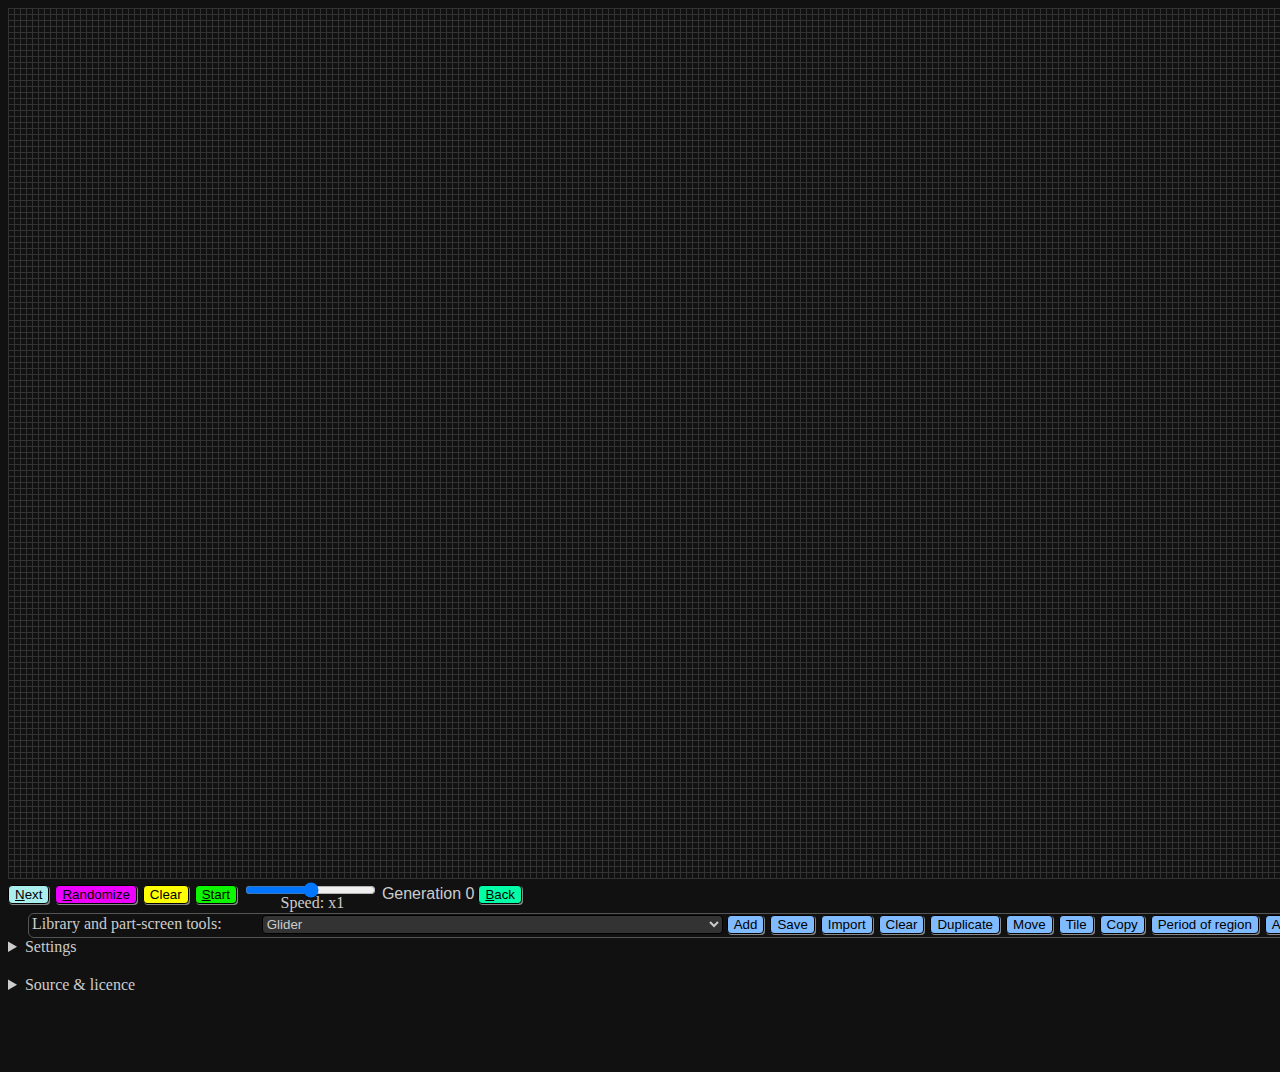
<file: game-of-life-new/index.html>
<!DOCTYPE html>
<html>
    <head>
        <meta charset="utf-8">
        <meta name="viewport" content="width=device-width, initial-scale=1">
        <title>Conway's game of life</title>
        <link rel="stylesheet" href="./style.css">
    </head>
    <body>
    <canvas onclick="toggle(event, this)"></canvas>
    
    <button id="next" class="underline">Next</button>
    <button id="randomize" class="underline">Randomize</button>
    <button id="clear">Clear</button>
    <button id="start" class="underline">Start</button>
    <div class="input-wrapper">
        <input id="speed" type="range" min="-101" max="100" value="0">
        <label for="speed" id="speed-counter">Speed</label>
    </div>
    <p id="counter"></p>
    <button id="back" class="underline">Back</button>
    <div id="part-button-wrapper">
        Library and part-screen tools:&nbsp;&nbsp;&nbsp;&nbsp;&nbsp;&nbsp;&nbsp;&nbsp;&nbsp;
        <select id="pattern">
            <option value="#!$#!$#$$$">Glider</option>
            <option value="!!!$#%$%%!%%&#&$&%">LWSS</option>
            <option value="!#!%#&$!$&%&&#&&'$'%'&">MWSS</option>
            <option value="!#!%#&$!$&%!%&&&'#'&($(%(&">HWSS</option>
            <option value="!!#!###$%$$%%%">Eater1</option>
            <option value="!&!'#&#'%#&$&('!'#'$''')(()))*)+*+">Eater5</option>
            <option value="!##$#&#'#)#*$!$#$$$'$)$*%'&%&''%'&*%*&+%+&">Small sparking eater</option>
            <option value="!'!(#'#)$#$)%$%)%+%¶&!&#&$&&&'&)&+''')'+('(*)%)'*%*&-%-&.%.&">Larger small sparking eater</option>
            <option value="!*#*#+#¶$-%$%¶%-&!&$'#'$(/).):*/*:.C.D/C/D<(<)<=<>=(=)===>?A?B@AABACADBDD(D)E(E)E<F;F=G<G=">Big sparking glider eater</option>
            <option value="!C#A#B#C$@%@%A&I&K'I'J'L(L)I)J)K)M)N)P*H*K*M*O*P+H+I-'-(-C.'.).A.C.G/)/B/C/F/H:':):*:F:I;&;(;+;G;H<&<(<*<¶=$=%=&=)=+=J=K>#>'>)>J>L?$?%?'?)?L@%@'@(@F@G@L@MA%A/A:AFB#B$B%B*B+B-B:BGBHBIC!C+C-C.CID#D$D%D+D-E%E)E*E+E.F(F¶F-G(G)G*G+H+I(I)I+I-I.J)J+J.K'K¶L'L(L)L*L+N)O(O*P)">Very big sparking glider eater</option>
            <option value="!+!-!.#'#(#+#¶#.$&$($)$*%&%+%¶%-&!&$&%&'&)&¶&.'!'#'%''')'*'.('(+(¶(-)')()))**+*¶*-+'+(+)+*+-¶'¶+¶¶-$-%-(-)-*.$.%.*/*/¶:+:¶">Mega eater</option>
            <option value="'!&#(#'$%&&&'&(&)&!'$'*'¶'!(#(%()(+(¶(%)))%*)*&+'+(+&-'-(-%.).%/&/(/)/">Elijah's oscillator</option>
            <option value="|I|K|L}I}J}L¤J¥D¥E¥I¥M¥N¥O¦D¦E¦H¦O§I§O¨J¨K¨M¨N±`±aµ`µaÀ]À^ÀdÀeÁ]Á^ÁdÁeÄhÅfÅgÅhÆeÇeÇf×pØoØqÙoÙqÚpÜkÜlÜtÜuÝjÝmÝsÝvÞkÞlÞtÞuàpáoáqâoâqãpëÁëÂìÁìÂïÄïÅðÄðÅòÁòÂóÁóÂü¦ü§ý§þ¤þ¥þ¦ÿ¤ĀËĀÌĀÍāÊāÍĂÊĂÍăÓăÔĄÊĄÔąÊąÎąÓĆËĆÍĆÓĆÔćÌĊÌĊÍċÌċÍ">Elijah's big oscillator</option>
            
            <option value="!'!)!*#'#(#*)!)#)))**!*#*)**¶&¶'-&-'<B<C<E<F=A=G>A>H>K>L?A?B?C?G?K?L@FQEQFRFSCSDSETCbecdcfdddfeeg`gagigjh_hbhhhki`iaiiijkeldlfmdmfneq|rzr{r|sytytzz©zª{©{ª~°~±¡°¡±£©£ª¤©¤ª©wªw¯v¯x°w±wµw¿wÀvÀxÁwÁÃÁÄÁÅÂwÂÂÂÅÃÂÃÅÄËÄÌÅÂÅÌÆÂÆÆÆËÇÃÇÅÇËÇÌÈÄËÄËÅÌÄÌÅ">Elijah's p4080 gun</option>
            <option value="!k#j#l$k%l&l&m&n'h'i'j)l)m)n*h*i*j*l+h¶i¶j¶k¶m-`-a-b-k-l-m-n-o.`.b.m.n.o:_:`:c:t:u;t<a<b<r<t=c=r=s?o?p@S@o@pAQARA_A`BRBSB`BgC]C^C_CgChD]DfDhNDNNNOO+OCOOP+P¶P-PCPDPEPMPYQ.QMQNQOQPQQQWQXQYQaQbR-R.RRRaS.S/S:SOSPSQSVS_SaT/T:T;TNTQTUTVTWT_T`U%U&U.U:U<UNUOUTU[V%V.V;V<V=VLVMVQVRVTVUVXVYV]W!W#W%W¶W-W;WKWNWOWPWTX!X%X&X'X+X:X;XKXLXNXPXUX[XhXiXmXnY#Y$Y(Y*Y+Y¶Y/Y;YNYZYhYjYlYnZ%Z&Z'Z(Z+Z:Z;ZNZOZWZXZjZl[%[¶[-[:[;[?[@[i[j[l[m]&]'](].]?]A]s]t^)^.^;^A^V^W^s^t_$_%_&_'_(_/_:_A_B_W_[_c_d`$`:`T`U`V`Z`]`b`ca&aTa[adb%b&cvcxdZd[d`dadbdhdwdxeZehewfWfXfZf_fcgWgXgZg[g_gci`iaibjfjgkGkfkhlElGlWlXlhlimFmGmVmYm]m^mgnWnXn[n^nengoYoZodoeolompYpdpepfplqVqWqYq]qmqnqoq¨rVrYr[r^ror¦r¨sXsYs[s]s§s¨yTzUzV{T{U~p~q~~~¡~¥¡p¡}¡¢¡¤¡¦¢b¢c¢d¢r¢x¢}¢¡¢¢¢¤¢¦£a£d£n£o£p£q£s£x£y£z£~£¤£¦£§¤f¤m¤r¤t¤{¤¢¤£¤¤¤¨¥`¥f¥k¥n¥o¥r¥t¥z¥{¥~¥¦¥§¥¨¦a¦f¦k¦l¦m¦p¦q¦r¦t¦u¦v¦x¦{¦|¦}¦¢¦£¦¤§c§n§o§s§x§{§}§~§¢§£§¥§§§¨¨m¨s¨t¨u¨y¨}¨£¨¥¨§©l©n©o©t©x©y©z©{©}©¢©£©¥©§ªmªsªzª{ª}ª¡ª¤ª¦¯k¯l¯r¯s¯t¯u¯v¯x¯¢¯¤°q°t°y°z°{°}°~°¡°¤±k±o±p±r±x±y±z±|±~±¡±¤±¦±§µlµmµoµtµxµzµ£µ¤µ¦µ§¿Q¿k¿m¿n¿p¿q¿w¿z¿¡¿¤ÀJÀKÀOÀPÀQÀRÀSÀ_ÀaÀkÀlÀnÀpÀqÀsÀtÀuÀwÀyÀzÀ{À¡À¢À¤ÁKÁNÁTÁ_ÁkÁoÁpÁuÁ{Á¢Á¤Á¦Á§ÂKÂMÂOÂQÂRÂSÂ]ÂcÂkÂoÂpÂuÂ{Â¢Â¤Â¦Â§ÃIÃJÃMÃOÃ^Ã_Ã`ÃaÃcÃkÃlÃnÃpÃqÃsÃtÃuÃwÃyÃzÃ{Ã¡Ã¢Ã¤ÄHÄJÄLÄNÄOÄQÄ]Ä`ÄkÄmÄnÄpÄqÄwÄzÄ¡Ä¤ÅEÅHÅKÅLÅNÅPÅQÅYÅ[Å]Å^Å_ÅlÅmÅoÅtÅxÅzÅ£Å¤Å¦Å§ÆDÆFÆHÆNÆQÆYÆ`ÆkÆoÆpÆrÆxÆyÆzÆ|Æ~Æ¡Æ¤Æ¦Æ§ÇDÇFÇIÇJÇKÇLÇNÇQÇ^ÇqÇtÇyÇzÇ{Ç}Ç~Ç¡Ç¤ÈEÈGÈIÈLÈNÈPÈQÈ[È^ÈkÈlÈrÈsÈtÈuÈvÈxÈ¢È¤ÉGÉOÉQÉmÉsÉzÉ{É}É¡É¤É¦ÊFÊGÊLÊMÊOÊPÊlÊnÊoÊtÊxÊyÊzÊ{Ê}Ê¢Ê£Ê¥Ê§ËCËDËGËHËJËKËMËQËmËsËtËuËyË}Ë£Ë¥Ë§ÌDÌFÌHÌJÌKÌnÌoÌsÌxÌ{Ì}Ì~Ì¢Ì£Ì¥Ì§Ì¨ÍDÍFÍGÍHÍKÍNÍPÍQÍpÍqÍrÍtÍuÍvÍxÍ{Í|Í}Í¢Í£Í¤ÎEÎNÎOÎnÎoÎrÎtÎzÎ{Î~Î¦Î§Î¨ÏFÏGÏHÏIÏJÏLÏMÏmÏrÏtÏ{Ï¢Ï£Ï¤Ï¨ÐOÐnÐoÐpÐqÐsÐxÐyÐzÐ~Ð¤Ð¦Ð§ÑHÑIÑKÑLÑMÑPÑrÑxÑ}Ñ¡Ñ¢Ñ¤Ñ¦ÒGÒIÒKÒNÒPÒQÒRÒpÒ}Ò¢Ò¤Ò¦ÓHÓLÓNÓSÓYÓZÓpÓqÓ~Ó¡Ó¥ÔMÔNÔRÔSÔYÔZ">Elijah's (non-record) p57 glider gun</option>
            <option value="!c!d#c#d$}%{%|%}&z'b'c'd'z'{(c)c)d)e;Q;R;X;Y;¢;£<G<H<P<T<W<Y<w<x<{<¡<¤=D=F=G=P=Q=T=W=b=c=v=w={=|=}=¢=¤>B>C>D>E>F>G>T>W>b>c>u>w>x>}>~>¢>¤>¥?B?M?U?V?t?u?w?{?}@A@B@C@E@F@G@L@N@O@T@t@u@w@{@}@¡@¢@¤@¥AAAEALANAOAVAWAXAsAwA{A}A¢A¤BABBBMBNBUBVBYBrBsBtBzB~B¡B¥C@CACTCXCZCrCsCvCwCyC{C}C¢C£C¥D?D@DJDSDUDXDZDtDvDwDyD~D¡D¤E@EIESEUEYEtEuEyE{E¡E£F=F>F?FIFJFKFTFfFgFhFuF{F}F¡F£F¤G=GeGhGtGuGwGxG{G~G¢G¥HeHhHtHzH{H}H¤IfIgIhIiIpIqIsItIxIyI}I~I¡I¢I£JaJbJhJiJpJrJsJtJyJzJ|K`KbKjKvKzK~K¡L`LiLuLxLzL|L}L¡M*M+MUMVMWM_M`MiMqMuMvMxMyM{N!N#N)N¶NUNpNrNvN{O!O(O*O+OVOqOvOxOyOzP#P$P%P(PrPsPtPvPxQ&Q(QtQuR#R$R&R(R+R¶S&S*S-S;S=T#T+T¶T;T<TLTMTVU!U<UKUNUQUVUgV!V$VKVMVRVSVUVWVXVfVhViVkW#W$WJWKWMWNWOWPWhWiWkXMXPXRXSXTXVXXXdXeXfYJYKYMYNYPYRYSYTYUYVYXYYYcYdYhYiZ'Z(ZKZMZPZZZdZeZgZh[&[)[J[N[P[R[U[Z[e[g[h[i]'])]J]L]M]R]T]Z]h]i^(^K^N^O^Q^T^V^W^X^Z^h^i^j^¢_L_N_P_Q_R_T_U_V_~_¡_¢`$`.`:`K`L`P`R`V`Y`}a!a#a/a:aJaMaNaPaRaVaWaXagaka}a~b$b&b'b(b/bKbRbSbVbYbhc$cLcMcNcOcPcUcVcWcXcYc]c^d)dQdRdSdWd[d^dldme$e%e'eNeOeQeSeWeZelenf&f'f)fNfPfQfSfUfVfng(g)gRgTgUgWgXg[g_gngoh+h¶hRhWh[h^i+i-iSiTiUiWi]j-jUjWjYjZj[k-k.kXkYkbkckdlblemUmVmamenHnUnanbncndn¢n£oFoHoSoUobovowoxo{o¡o¤pGpHpSpTpmpnp{p}p¢p¤qnqoqtquqxq{q~q¡q¤q¥rmrwr}r¢sOsPsgshsssuswsxszs{s}s¡s¢s¤s¥tNtQtrtutvtzt{t}t¢t¤uNuPutuvuwuxuzu{u}u~u¡u¥vOvrvvvwvyv}v¢v£v¥wtwwwyw|w~w¡w¤xSxtxxx|x¡x£y/y:yTyUyxy{y¡y£y¤z'z(z.z;zEzOzPzQzSztzuzvz{z}z~z¡z¢z¥{'{-{/{:{E{G{S{k{w{z{{{}{¤|(|)|*|-|/|E|F|N|j|l|p|q|u|x|}|~|¡|¢|£})}+}-}.}/}P}R}S}a}b}i}m}p}r}t}u}x}z}{~)~+~.~:~;~N~P~Q~`~b~i~l~s~t~u~z~|~~~¡¡)¡*¡+¡/¡<¡N¡O¡`¡i¡l¡u¡x¡z¡|¡}¡¡¢(¢)¢:¢;¢K¢L¢_¢`¢i¢k¢q¢u¢v¢x¢y¢{£(£J£L£p£r£v£{¤'¤)¤J¤q¤v¤x¤y¤z¥(¥)¥I¥J¥r¥s¥t¥v¥x¦t¦u§.¨-¨.¨/¨X©:©X©Y©Zª:ª;ª[¯Z¯[¯k¯l°-°k°l±(±-µ(µ*¿(¿¶À¶À-Á)Á*Á¶Á-Â¶Â-ÂgÃ*Ã.Ã/ÃfÃgÃhÄ¶ÄeÄhÄiÅ-Å;ÅeÅfÅgÅiÆ/Æ:Æ<ÆGÆXÆYÆhÆiÇ<ÇHÇIÇYÇ]Ç^È<È=ÈGÈHÈYÈ[È^ÈdÈlÈmÉZÉcÉlÉnÊcÊdÊeÊnË]ËnËoÌ[Ì^Í]ÎYÎZÎ[ÏYÔVÕWÖUÖVÖW×cØbØcØdØpØqØ~Ø¡Ø¥ÙaÙdÙeÙpÙ}Ù¢Ù¤Ù¦ÚaÚbÚcÚdÚrÚxÚ}Ú¡Ú¢Ú¤Ú¦ÛdÛfÛnÛoÛpÛqÛsÛxÛyÛzÛ~Û¤Û¦Û§ÜdÜgÜmÜrÜtÜ{Ü¡Ü¢Ü£Ü¤Ü¨ÝdÝgÝkÝnÝoÝpÝrÝtÝzÝ~Ý¡Ý¥Ý¦Ý§Ý¨ÞeÞfÞkÞlÞmÞrÞtÞuÞwÞ{Þ¢Þ¤Þ¥ßnßoßsßwßyß{ß|ß~ß¡ß¢ß¥ß§ß¨àmàpàtàuà{à}à¡à¥à§álánátáváwáxázá{á}á¢á£á¥á§âkânâvâwâxâ}â~â¡â¤â¦ãrãsãvãwãxã{ã}ã¢ã¤äkäläsätä{ä}ä~ä¢ä¤ånåoåqåråxåyå|å¤å¦å§ækæmænæoæsætæxæyæ~æ¤æ¦æ§çQçkçqçrçsçuçzç¤èJèKèOèPèQèRèSè`èlèqèrèwèxèzè{è|è¡è¢è¤éKéNéTéaéiéléménéoéuévé¢é¤é¦é§êKêMêOêPêQêRêSê[ê^ê`êaêcêiêlêmênêoêuêvê¢ê¤ê¦ê§ëIëJëMëOëQëlëqërëwëxëzë{ë|ë¡ë¢ë¤ìHìJìLìNìQìYì^ì_ìcìkìqìrìsìuìzì¤íEíHíKíLíPíkímíníoísítíxíyí~í¤í¦í§îDîFîHîNîOîPîSîYî[î]î_îaînîoîqîrîxîyî|î¤î¦î§ïDïFïIïJïKïLïNïOïPïSï[ïkïlïsïtï{ï}ï~ï¢ï¤ðEðGðIðLðPð]ðrðsðvðwðxð{ð}ð¢ð¤ñGñHñNñQñkñnñvñwñxñ}ñ~ñ¡ñ¤ñ¦òGòKòOòQòlònòtòvòwòxòzò{ò}ò¢ò£ò¥ò§óCóDóGóKóMóNómópótóuó{ó}ó¡ó¥ó§ôDôHôKôMôNôPôQônôoôsôwôyô{ô|ô~ô¡ô¢ô¥ô§ô¨õDõFõGõIõLõMõNõrõtõuõwõ{õ¢õ¤õ¥öEöLöPönöoöpörötözö~ö¡ö¥ö¦ö§ö¨÷F÷G÷H÷I÷J÷K÷L÷M÷P÷m÷r÷t÷{÷¡÷¢÷£÷¤÷¨øJønøoøpøqøsøxøyøzø~ø¤ø¦ø§ùHùIùKùLùNùPùrùxù}ù¡ù¢ù¤ù¦úGúIúKúNúPúQúRúpú}ú¢ú¤ú¦ûHûLûNûSûYûZûpûqû~û¡û¥üMüNüRüSüYüZ">Elijah's second p57 gun (non-record)</option>
            <option value="!:!;!<!=!>!?#<#=#>#?$:$<%/%:&-&.&:&='-'.':'>(.(<(>(?)/)<)>)?*<*=+:+<¶-¶.¶/¶:-(---.-/-:-;-<.(.).*/+:*:+<-=¶=.>+>/>?>A?+?/?>@&@+@/@>@AA&A(A¶A.A>B&B'B-B>C#C:C>CAD!D.D:D>E!E#E$E/E?EAF.">True p14 gun partial by JP21</option>
            <option value="!P!Q!X#Q#V#W#X$P$U%P%Q%U%V'P'Q(O(Q(T(U)O)P)T)U¶X-X-Y-Z.K.P.Q.V.W.[/J/K/L/P/Q/U/Y/[:I:L:M:U:V:W:X:Y:[:];V<U<W<[<]<^<_=T=U=V=X=Y=Z=`>N>T>V>Y>Z>[>]>_>a?L?M?S?T?_?a@F@G@H@K@L@M@T@V@W@Z@]@a@bAFAGAJAKALASAUAWAXAYA_B:BGBJBSBXB^C)C*C.C/C:C;C<CDCGCLCNCRCSCVCXC[C^C`D*D-D=DCDFDHDLDRDSDVDXDYDZD[D_DaE*E¶E.E/E;E<EDEFELEMENERESEVE]E_EaF(F)F¶F.F:FRFSFVFXFYF]F`G'G)G+G:GSGXGZG]H$H'H*H+H-H:H;HSHUHWHZH[I#I%I'I-I:I;I?I@IAIGIIIQIRITIUIWIYJ#J%J(J)J*J+J-J:J;JAJEJGJJJPJVJYK$K&K(K+K-K:K;K?KAKFKIKQKRKSKTKUKYKZL&L+L:LCLFLSM%M*M+M¶M.M:MAMBMCMFMGN!N#N'N)N¶N-N/N@NANBNENFNGO#O%O/O:O@OAP#P%P'P(P)P*P-P/P?Q$Q)Q*Q+Q-Q.Q/R%R&R'R(R¶R.S-SDSET'T(T*T+T¶T-T/U&U(U*U-U/U:U;V'V+V-V<VBVEW¶W-W;W<WBWC">P57 gun part</option>
            <option value="!>!?#'#)#*#>#?$%$&$'$)$>$?%$%)%¶%=%>%?&#&%&)&+&-&.&<&?'#'&'*'<'?($(&(+(¶(;(>)#)$)&)();)>)A)B*!*%*'*(*+*¶*<*>*M*N+!+#+$+'+)+*+++=+?+@+M¶%¶'¶*¶¶¶@¶B¶J¶K¶M¶R-!-#-%-¶->-?-B-C-D-K-M-N-Q-S.!.$.'.).¶.-.<.=.>.?.C.D.K.N.Q.T/$/&/'/)/¶/-/</?/@/D/L/M/N/O/P/R/T:#:$:&:):¶:-:<:>:D:O:P:R:T:U;!;);¶;-;B;C;N;R;T;W;X<!<$<%<¶<A<B<C<D<O<V<W<Y=#=$='=)=-=B=C=N=O=R=Y>&>'>)>+>¶>A>G>I>N>O>R>U>W>X>Z>[?'?)?+?¶?-?.?/?A?E?F?I?N?O?R?T?U?W?Z@'@*@-@:@A@B@F@G@H@I@N@O@R@T@W@Y@]A(A*A-A.A:AAABACAFAGAOAVAYA[A]B)B.B:B;BCBEBOBQBTBVBXBYC.CECFCHCPCQCRCTCVCZC]C^D-D.DGDIDODPDSDTDWDXDZD]D^ECEDEGEJESEUE]E^FGFJFOFPFUFWFYFZG:G;G@GAGFGIGLGMGNGOGPGUGYGZG[G]H<H@HBHFHIHLHMHOHQHSHTHUHWHXH[H]I+I¶I/IBIFIGIHITIXIYJ+J.J;JBJCJOJRJUJXJ]J^K-K.K:K=K>K@KCKDKSKTKVKXK[K^L.L:L<L?L@LCLDLOLPLQLSLULWLXLZL[M.M:M>M?M@MCMTMVMXMZN-N.N:N>N?NCNSNVNYN[N]O:O>O@OSOTOYOZP:P<P>P@PBPTPVPXPYP[Q/Q:Q<Q=QAQBQTQVQYQ^RURXR^SYSZS[U^VYVZV[V^X^">Other p57 gun partial</option>
            <option value="!&!'#&#'¶&¶'¶(-%-).$.*/$/*:';%;)<&<'<(='@$@%@&A$A%A&B#B'D!D#D'D(N$N%O$O%">P30 Gosper glider gun</option>
            <option value="!!!##!##&%&&'%'&)!)#*!*#A¶A-A.B+B.C+C.D>D?E+E?F+F/F>G¶G.G>G?H-K-K.L-L.">P120 Simkin glider gun</option>
            <option value="!+#)#*#+$(%(%)'&(%(')$)(*%*&*'+#+$+(+)-D-E.D///:/B/D:/:<:B:C;&;';(;);*;+;=<%<¶<==%=*=+==>&>'>/><?/?:@%A%C+C¶D!D#D'D(D+D¶J!J#J'J(M%N%Q$Q¶R$R%R+R¶S$S%S&S*S+S¶T&T'T)T*U&U*V#V$V¶V-W#W$W¶W-X'X)Y#Y&Y*Y-Z$Z%Z&Z*Z+Z¶[&[*]&]'])]*^'^)_%_'_)_+`%`&`*`+">P690 glider gun</option>
            <option value="!+!¶!A!B#*#-#@#C$*$+$¶$/$:$;$<$=$>$A$B$C%-%.%?%@&¶&A'¶'-'/'>'@'A(;(</I/J:I;G;I<G<H=!=#=;>!>#>:><>K>L>T?/?:?<?=?K?L?R?S?T@QAQARD/D:D<D=E!E#E:E<F!F#F;NJNKOJPKPLPMQ;Q<QMR¶R-R/R>R@RAS¶SAT-T.T?T@U*U+U¶U/U:U;U<U=U>UAUBUCV*V-V@VCW+W¶WAWB">P44 Glider gun</option>
            <option value="!¶!-#+#-$¶&;':';'<(/(;(=)/);)=*:*;*<+!+#+)+;¶!¶#¶'¶(-'-(.(.).*.+.¶.;/(/)/+/¶/:/;/<:*:+:/:;:=;/;;;=<:<;<<=;@&@(A&A'B'C¶C/C>CAD*D+D¶D/D:D;D<D=D>DADBDCE¶E/E>EAG(H%H&H(H)I%I&I'I(I*J)J+K(K+L)L*">P45 Glider gun</option>
            <option value="!!!#!)!*#!###)#*:!:#:):*;!;$;%;';(;*<#<%<'<)=#=%='=)>!>*B$B%B'B(C!C%C'C*D!D#D$D(D)D*E#E)G!G#H!H#I=I>J<K;K>K?KJKKL;L>LJLKM;M=N<N=P<P=Q;Q=R;R>RJRKS;S>S?SJSKT<U=U>">P46 edge shooter</option>
            <option value="!>#>#?#@#B#C$-$.$?$@$A$C%-%A%B&#&$&'&+&-'#'&'''+'¶'<'='?($(%(&()(;(=(?(@)()))<)B*$*%*&*)*>*@*A+$+'+(+-+=+>+?+@¶%¶¶¶-¶.¶/-!-#-$-+-/-:-;-A.!.¶.-.;.@.B/-/.///:/A:/>&>'>=>>?%?'?=??@%@?A$A%A/A?A@B-B/C.C/F-G¶G.H$H%H-I$I%I'J(J:K%K/K;KCL&L(L)L.L;LALCM(M)M.M:MBMCN.N/N:O.O/P.P/Q.Q/">P80 Glider gun</option>
            <option value="!%#%#&#'$(%'%(%>%?&>'<'>(<(=-..-/.//;+;.;/<)</<:=(=*=+=¶=-=/>'>(>.?(?)?¶A(A)B*C)H$H%I#I%J#J@K!K#K>K@L:L;L?L@M:M;N(N)N*O(O)O*O¶P)P+P-Q*Q-R+R¶">P84 Glider gun</option>
            <option value="!.!/#.#:$/&*&H&I')'*'+'H'I(((*(¶)()*)¶*)***+*G*H*I+*+<+B+C+G+H+I¶=¶>¶B¶C-=->.*./.:.;.<.=/)/*/+///:/</=/E/F/J/K:(:*:¶:::;:F:G:H:I:J;(;*;¶;G;H;I<)<*<+<H=*@=@?A>A?B>C$C'C¶C/D!D#D$D'D(D)D*D+D¶D/D:D;DHDIE$E'E¶E/EHEIG=H<H=H?H@I;I=I>I?I@J:J<K:K=KJL;L<LHLJMIMJ">P90 Glider gun</option>
            <option value="!*!+#*#+%*&)&+')'+(*+'+(+*+¶+-¶'¶--(-¶.).*.+?¶@-A+A¶A-F&F'F(F)F*G%G'G(G)G+H&H*I'I(I)J(K%L$L&M$M&N%R!R#R'R(S#S$S%S&S'S+S¶T#T$T&T'T¶T-TBTCU#U$U&U'U+UBUDV$V%V&VDW:W;WDWEX:X;[&['[(]&]'](^%^)_$_*`%`)a&a'a(k'k(l'l(">Another P90 Glider gun</option>
            <option value="!B!C#B#C-B-C-D.A.E/@/F:A:E;B;C;D<B<C<D?/?:@%@&@/@:A&ADAEAFB&B(B?BCBDBFBGC'C(C=C>CCCDCFCGD>D?DCDDDEDFDGEBECEGEHJFJGN¶N-NDNEO¶O.ODOEP¶RCRDSCSET/T>T?TDTETFTNTOU.U:U<U=U@UEUFUGUNUOV!V#V-V;V=V>V?VDVEVFW!W#W-W;W=W>WCWEX-X;X<XCXDY.Y:Z/">A third P90 Glider gun</option>
            <option value="!-!.#.$.$:$;$=$>%/%;%=%@&!&:&?&@'!'#'$(%(C(D)$)%)))*)+)¶)-)C*)***+*¶*-*A*C+/+A+B¶%¶&¶)¶*¶.¶/-%-&-.-:-;.).*.+../¶/;:¶:-:.:/::;-<&</<;=%='>%>'>/>:>;?#?$?%?'?(@!A#A$A%A'A(A¶A-B%B'B(B¶B-E*E:F)F*F+F/F:F;G(G+G¶G.G/G<H(H¶H.H<I*I¶I.I:K'K(K*K+K/K:K<K=L)L;T$T%T?T@U$U&U>U@V%V?W)W*W:W;X)X*X:X;">P92 Glider gun</option>
            <option value="!;!<!@#<#?#A$:$?$A%:%;%<%=%>%@&>')'*':';'?(*(:(;(@)!)#)*)¶)?)@*#*+*¶+#+%¶$¶%/C/D:C:D;!;#<#=#=%>$>%>)>*?(?+?A?B@)@+@A@CA)A*A+ACBCBDC!C#D!D#D¶E-F+F-G¶I:I;IDJ&J'J:J<JBJDK&K+K¶K<KCKDL'L+L¶L<L=M(N&N(N)N*N+N¶O%O'O¶P%P'P*Q&Q*Q+">P94 Glider gun</option>
            <option value="ZÄZÅ[Ä[ÅeÃeÄeÅfÂfÆgÁgÇhÁhÇiÄjÂjÆkÃkÄkÅlÄoÅoÆoÇpÅpÆpÇqÄqÈsÃsÄsÈsÉ}g}h}Æ}Ç~g~h~Æ~Ç£j¤i¤Â¤Ã¥i¥Â¥Ã¨e¨f¨j¨k©hªeªk¯f¯g¯i¯j°g°i±hµh¿¿¿À¿Ä¿ÅÁÀÁÄÂjÂÁÂÂÂÃÃiÃjÃkÃÁÃÂÃÃÄhÄlÅgÅiÅjÅkÅmÆhÆiÆjÆkÆlÆÀÇ¿ÇÀÇÁÈµÈÂÉÀÊ±ÊÃË±ËÃÌµÌÂÍ¿ÍÀÍÁÑiÑjÒiÒjÖÀÖÁ×À×Á">LWSS gun w/ gliders</option>
            <option value="!C!D#C$=$>$@$A$C%;%>%@%B&;&<&A&O'M'N'O(L)D)E)F)G)H)L)M*D*E*F*G*H+.+/+B¶-¶/¶B¶C¶G¶H¶K¶L-¶-@-A-C-K-L.+.C.F.G.H/+/¶/@/E:A:B:C:D:E;%;&;D;O<&<@<B<M<N<O=$=L>$>%>->@>A>B>L>M?¶?-?.?Q?R@$@%@¶@.@/@QA$A&A/A:ASB%B¶B.B/BRBSC!C#C$C¶C-C.D!D-DJDKDLDRDSEJEQESFJFKFLFRGSGTGUHUJ@JBK¶K-KCL(L)L¶L-LCM'M)M@MCN'NANBNCO&O'OJOKPJPKPNPOQNQPRPSPSQ">P46 Gliderless LWSS gun</option>
            <option value="}d}e~d¡^¡_¡a¡b¡d¢]¢_¢a¢c£]£b£p¤[¤]¤n¤o¤p¥W¥X¥m¦X¦m¦n§X§Z¨Y¨Z©`©a©c©d©l©mª`ªdªlªm¯a¯b¯cµn¿l¿m¿nÀkÁkÁlÂoÃoÃpÃqÄrÅqÅrÇqÇrÈlÈpÈrÉkÉlÉmÉqÊkÊmÊrÊsÊtËtÒiÒjÓiÓjÓmÓnÔmÔoÕoÖoÖp">P46 Gliderless MWSS gun</option>
            <option value="!##!#$$!$%%#%$'!'((#('())!)#)')**!*&*'**">Loafer ship</option>
            <option value="!)!;!<!=!>#)#:#>$%$($?%#%%%&%(%)%*%:%;%?&!&#&%&&&-&.&?'!'#'%'&'-'.'?(#(%(&((()(*(:(;(?)%)()?*)*:*>+)+;+<+=+>">Fireship</option>
            <option value="!%!&#&$$%$%%%&%'%(%A&)&A'&'''('?'A(%(?(@)%)&)')(*#*$*(*¶*-+!+%+&+'+¶+-¶!¶#¶%-%.%.&;-;.<.=+=¶=->+%B">Snark (Stable glider turner)</option>
            <option value="!*#+$)$*$+&&&'''(&)&)'*(*?*@+&+'+(+?+@¶%-%-&.:///;/C/D:/:;:B:E;$;%;:;@;C;D<$<%<?<A<B=@=C=D>A>B>E?!?#?D?E@!@%@'@(@A@B@DA$A%A'A)AAADB%B(B)BBBCC#C%D#D$D>D?E>F?F@FAGA">Snark64 (Another stable glider turner)</option>
            <option value="!+!¶#¶$*$:$;%*%+%;&;&=&>'*'+'.'/';'>(*(+(/(;(<)/*.*/¶>¶?-?.?.A.B/-/./=/>/?/B:-:.:<:@:A;<;=;>;?<$<%<?=#=%=<===>>#>;?!?#?<?=?>???@@@A>B>B?">Semi-Snark (reflects every other glider)</option>
            <option value="!+!¶#¶$*$:$;%*%+%;%@%A&;&=&>&A'*'+'.'/';'>'?'@(*(+(/(;(<)/)=)>*.*/*=+?¶>¶?-?-A-B.?.A/-/./=/>/?/B:-:.:<:@:A:B;<;=;>;?<$<%<?<A<B=#=%=<===>=A>#>;>A?!?#?<?=?>???@@>">Semi-Snark alternate (reflects every other glider)</option>
            <option value="!'!(#'#(&:'/';(:+'¶(¶¶¶--&-'-(-¶--.;.</;/=:=;$;%;=;><%=!=#=$=+=¶>!>+>¶">CC Semi-Snark (reflects every other glider)</option>
            <option value="!>!?#>$($?%(%)%*%<%=%>%?&+&<'*'+'?'@'A(?(B)A)B*!*#*&+!+%+'¶#¶%¶&-$.%.&./.:/&///;:$::;$;%;*;+<*<+>/>:?/@:@;@<A<">Another Semi-Snark (reflects every other glider)</option>
            <option value="!/#-#.#/$¶%¶%-'?'@(?(A)A*A*C*D+-+.+>+?+A+C¶-¶.¶>¶?¶A¶C-A-C-D.$.%.>.?.@.A.D/#/%/>/B/C:#:@:A;!;#;A<?=?=@">Tremi-Snark (reflects every third glider)</option>
            <option value="!+!¶#¶$*$:$;%*%+%;&;&=&>'*'+'.'/';'>(*(+(/(;(<)/*.*/+?+@¶?¶A-A.).A.C.D/*/-/./>/?/A/C:(:):*:-:.:>:?:A:C;A;C;D<$<%<><?<@<A<D=#=%=>=B=C>#>@>A?!?#?A@?A?A@">Quadri-Snark (reflects every fourth glider)</option>
            <option value="!&!'#'$'$)%(%)&-'¶'.($(¶(.)!)$)-*#*$¶>¶?->.<.>/</=/B/D:B:C:E;E<B<C<D<F<G<I=$=%=A=D=F=H=I>#>%>A>B?#@!@#A@B?BAC?CBD@DAF*F+FCFDG+GCGEH+H-H.HEI(I)I+I-I.I?I@IEIFJ(J*J?K*K¶K-K/K;K<K@KAKBL*L-L/L:L<LBM+M¶">Quinti-Snark (reflects every fifth glider)</option>
            <option value="!@#>#?#@$=$H$I%=%>%H%J&E&F&H&J'E'G'I(G)')()F)G*&*)*@*E*F*G+'+(+?+A+E+F+G¶?¶A¶E¶F¶G-@-E-F-G.$.%.F.G/%/G:!:#:$:E:G:I;!;E;F;H;J<=<><H<J=(=)===H=I>'>)>>>?>@?)?@">P4 Quinti-Snark (reflects every fifth glider)</option>
            <option value="!)!@#'#)#>#?#@$($)$=%=%>%F&!&D&E&F&I'!'#'$'C'G'H'I(%(C(E(F)$)%)D)F)H)I*@*F*I+?+A+E+F¶'¶(¶?¶A¶D¶E¶F-&-)-@.'.(.F/F/G/H:F:I;C;D;F;H;I<=<><D<F===A=B=C=D=F=G=H=I>>>?>@>A>C>I?F?G?H@@@A@B@D@E@FA@ADAGAIBABBBCBEBFBHBICDCFDCDFEDEE">Smaller p4 Quinti-Snark</option>
            <option value="!C!D#B#E%C%D&?&@&A'¶'>'?'@'E'F(¶(-(.)/)F)G*.*/+C+D+E+F¶B¶D¶E¶F-C-F.'.(.;.<.F.G/&/)/:/=:':(:::=:@:A:E:F:G;;;<;@;A;E=$=%>%?!?#?$@!A=A>B=C>C?C@D@">Even smaller p4 Quinti-Snark</option>
            <option value="!&!'#'$'$)%(%)&-'¶'.(¶(.)-/+:):+;*;+=$=%>#>%>*>+?#?*?+@!@#C&C;D%D'D:D<E%E'E:E<F$F%F'F)F*F+F¶F-F.F:F<F=G%G*G-G<H%H'H(H)H.H/H:H>I&I)I*I+I¶I-I.I;I<I=I?J'J(J/J:J?K)K*K+K¶K-K.K;K?K@L)L¶L:L;">P3 Quinti-Snark</option>
            <option value="!A!B#@#C#P#Q$A$B$P%*%+%N%P&&&'&+&N&O'&')'I((()(*(H(J)$)%)&)');)<)I*#*(*)***;*<*N*O+!+%+&+'+*+N+P¶#¶$¶(¶)¶P-%-&-P-Q.%/&:#:$:%:H:I;#;C;D;I<C<D<H=G>C>D>E>F>G>I?:?C?H?J@/@;@E@H@JA/A;ADAEAIB:C>C?D>D@E@F@FA">11x Snark</option>
            <option value="!A!B#@#C#P#Q$A$B$P%*%+%N%P&&&'&+&N&O'#'&')'I(#($(%((()(*(H(J)&)');)<)I*%*(*)***;*<*N*O+$+&+'+*+N+P¶$¶(¶)¶P-!-#-%-&-;-<-P-Q.#.%.:.</#/&/<:$:%:H:I;C;D;I<C<D<H=G>C>D>E>F>G>I?:?C?H?J@/@;@E@H@JA/A;ADAEAIB:C>C?D>D@E@F@FA">11x Snark varient</option>
            <option value="!(!)#)$)$+%*%+&/'.':(.(:)/:;:<;:;=<;<<=&='>%>'?%?-?.?A@!@#@%@¶@.@@@BA#A%A&A-A@ABB#B(B)BAC$C%C&C(C)D&E&F$F&F'G#G%G(G*G<H#H&H)H*H;H=I$I%I<M/M:M>M?N:N>O-O.O/O?O@OAP-PA">12x Snark</option>
            <option value="!:#:#;#<$=%<%='?'@(-(.(?(@)&)))-).*&*)*¶*-*.+#+%+&+)+*+-+?+@¶!¶$¶¶¶-¶?¶A-#-'-*-¶-?.'.*.¶/'/*/+==><>>?<?>@=AAABB¶BABCC-C.CCD¶D-DCDD">P3 Non-period multiplying Quinti-Snark-like inserter</option>
            <option value="!!!####¶$#$%$¶$-$.%$%%%(%)%/&)&.&/'''(('((()(;(<)))*);)<*)**+$+%¶$¶(¶;¶<-%-&-'-)-;-=.(.;/%/&/':%>)?(?¶?.?/@'@/A(A/B(B=B>C(C)C=C?D(D-D?E*E-E?E@F+">P4 inserter</option>">
            <option value="!)#)#*#+$#$¶%$%+%-&!&#&$&+&-'¶¶E¶F-E-F;';(<&<(=&>%>&>.>/?.?/A@AAACB@BABCBDBECFD@DADCDDDEE?EBECF>F@G!G=G?GAGBGDH!H#H$H>HAHCHDI%I¶I-I.IAJ$J%J.J@JAK.K/K=K?KBKCL=L>LALDMBMCPCPDQCRARCSASB_)_*`)`*">Glider duplicater</option>
            <option value="!<#<#=#>$¶$?%-%>%@&+&¶&-&>&@'?¶N¶O-N-O;:;;</<;=/=L=M>.>/>A>B>L?A?B?M@L@MAIAJBIBJBLBMCLDIDJDNEHEKELEMENFGFIFKG+GHGKGMGNH+H¶H-HKHMI.I?I@IAIJIKINJ-J.JAJGJIJLJNKAKBKGKHKKKMLLOMPKPLPMQJRJRKS#T#T$T%U&V%W%W&X#X$X'Y!Y%Y&Y'Z#ZE[$[%[&['[.[/[=[>[D[F]&].]/]=]>]E^(_'_(">Another glider duplicater</option>
            <option value="!!!###$#$%$&%$%(&)'&'''+((())()))+)¶*(*)+)+-¶+¶---/(:':);';*<#<$<%<(<)=%>$?¶?-@¶@.A-B$B%B¶B-C#C&C*C+C¶D$D%D'D*D¶E&E'E(E*E¶F&F(F+F¶F-G%G&G(G.H$H'H-H.I%I&">P3 bumper</option>
            <option value="!-!.#-$*$+$-%'%¶&&&+'&'*'+'¶('(¶(-)¶*-*.*/+'+/¶&¶(-&-).!.#.$.'.(/$:#;+;¶<+<-=->->.">P4 bumper</option>
            <option value="!+!¶#'#(#+$&$)$+%!%#%%%'%)%+%¶&!&$&%&+'''(')'-(#($(%(&(((*(+(¶(.)!).*#*$*%*+*¶*-+%++¶&¶'¶(¶)¶*;(<'<)='=*>#>$>%>(>)?%@$A¶A-B¶B.C.D.D/">P5 bumper</option>
            <option value="!¶!-#¶#-&¶&-&.'''('+'-'.('(((+(¶)+)¶-'.&.(/&/):!:#:$:':(;$<#=+=¶>+>-?-@-@.">P6 bumper</option>
            <option value="!(!)!*#$#($#$$$%$'$($;%'%/%:%;&#&$&&&.'&'.'/(!(#)**!*)*++!+%+(++¶#¶$¶)¶*.+.¶/+/-:+">Another p6 bumper</option>
            <option value="!/#.#:$-$;%¶%:&+&/'*'.(+(-)¶*(+#+$+'+)¶!¶$¶'¶(-$-+-¶.+.-/&/'/-:&:':-:.">P8 bouncer</option>
            <option value="!¶#'#(#)#+#¶#/#:$'$($)$*$/$:%+%¶)'*&*(+&+)¶!¶#¶$¶'¶(-$.#/+/¶:+:-;-<-<.">P8 bumper</option>
            <option value="!/#.#/#:$'$($)%&%(%)&&&*&.&/&:'''*(.(:).):*'**+&+*+.+/+:¶&¶(¶)-'-(-).../.://;(<#<$<'<)=!=$='=(>$>+>¶?+?-@&@'@-A&A'A-A.">P15 bouncer</option>
            <option value="!+!¶#$#*$#$'$($+%#%(%¶&$&&&*&-')'*'+'¶)))*)+)¶*$*&***-+#+(+¶¶#¶'¶(¶+-$-*.+.¶;'<&<(=&=)>!>#>$>'>(?$@#A+A¶B+B-C-D-D.">P7 bumper</option>
            <option value="!-!:!<!=!?!B#-#.#/#:#<#=#?#@#A#B$-$:$<$=$?$B&#&$'!'$'(')'*($)')+*'*+¶(¶)¶*/(/)/*;';+<'<+>(>)>*">P15 PD pair reflector</option>
            <option value="!'!(!/#'#(#/#:#;$-$.$<%¶%:%;%=&'&(&¶&-&;&='''('¶'-'.';'='>(-(/(;)!)#)-)/);*!*#*.*/*;*<.#/!/$:#">P6 180 degree reflector</option>
            <option value="!'!(#'#(.%.&.*.+/'/(/):&:*;';)<(?*?+@*A!A#A$A+A¶A-B$B-C#">P30 buckaroo</option>
            <option value="!&!*#%#'#)#+$&$'$)$*&#&-'!'$'¶'.(!(&('()(*(.)#)')))-*$*%*'*)*+*¶+&+*-/./.:/./:">P16 filter</option>
            <option value="!$!%$!$&%!%'&$&&&('%''')(&(+)')++(+)¶#-!-$-'.#.'.¶.-/&/'/¶/-">Another p16 filter</option>
            <option value="!-!.!:!;#)#+#.#:$+$.$:%&%¶%.%/&&&*&+&¶'-'.'/(%('()(*(¶(/)#)$)%)')))-).*!*'*(*+*¶+!+$+%+&+¶¶#¶&¶*-$-%-*-+">P10 filter</option>
            <option value="!#!$!*!+###$#*#+&#&+'!'#'$'*'+'¶(!(¶)#)$)%)))*)++&+(/#/$/*/+:#:$:*:+">P14 shuttle (duoplet sparker)</option>
            <option value="!-!.#¶#.$*$+$¶%*%+%-%.%/%:&+&-&;'¶'/'<(¶(-(.(/(:(;*)***-*.*/+)+*+¶+-+/+:+;¶*¶+¶-¶<-*-+-.-/-:-;-<.%.*.+.-/$/&/*/+/¶/.///;/<:&:+:/:;;&;¶;-;/;;<!<&<-</<;<<=!=&=-=/>&>¶>->/?&?+?/?;?<@$@&@*@+@¶@.@/@;@<A%A*A+A-B*B+B.B/B:B;B<C*C+C-C<D)D*D¶D-D/D:D;E)E*E-E.E/G¶G-G.G/G:G;H¶H/H<I+I-I;J*J+J-J.J/J:K*K+K¶L¶L.M-M.">P10 domino fountain</option>
            <option value="!&!'#&#'%$%%%&%'%(%)&#&*'$'%'&')'*)&*#*&+&¶&¶)¶*-!-&-).!.&.*/&/)/*:&;#;&<&>$>%>&>)>*?#?*@$@%@&@'@(@)B&B'C&C'">P4 domino sparker</option>
            <option value="!!!$#!#%$%&$&%'&(&(')&)')+)¶*%*&*¶+%+'+)+¶+.+/¶&¶)¶*¶¶¶/-)-*--.+.¶.-.//+/./::¶:-::;-;/<¶</<:=¶=-">Very edgy p4 delayed domino sparker</option>
            <option value="!*!+#*$'$($*%&%(%*%+&&&(&+'%'&'(')'*($('(()!)%*!*%*)+%¶&¶)¶*.'.(.)">P4 delayed domino sparker</option>
            <option value="!'!(#%#&#'#.#/$$$)$/%$%%%&%'%(%*%¶%-%.&%&*&¶'$'%'&')'+(#(%(&(')&)')-*!*&*'*¶*.+!+&+'+¶+.¶&¶'¶--#-%-&-'.$.%.&.).+/%/*/¶:$:%:&:':(:*:¶:-:.;$;);/<%<&<'<.</='=(">P7 domino sparker</option>
            <option value="!#!$#$$!&!&$'$'%($(%('((*#*(+#+)¶$¶(¶)-(-)">P6 blonker</option>
            <option value="!&!'!¶!-#$#'#+#-$+%#%)%*%+&#&&&(&¶&-'*'+'.($(%(&('(((¶(-)!)()*)+*!*#*$*%*&*(*++&+(+*¶$¶)-$-%">P9 dot sparker</option>
            <option value="!#!$###%#'#($%$'$)%$%%%'%)&!&&&'&(&*&+'!'$'%')'¶($()(*(+(¶))*(***+*¶+'+(+*+-¶¶¶--(-)">P8 domino sparker</option>
            <option value="!$!%!'!(#%#'$'%$%'%)%*&#&$&%&'&)'!'&''')(#($(()%)&)'*%">P6 thumb</option>
            <option value="!'#&#(#¶#-#=#>$&$($-$=%%%&%(%*%+%¶%?&#&(&*&>&?'&'''('<(!()(.(<(=(>(?)!)&)¶)-).);)=)@*&*(*¶*-*.*?*@+#+'+(+¶+-+:¶%¶&¶*¶-¶:-&-(-+---;.&.(.*.+.-./.:/'/(/*/.:*:/:;;*;+;:;;">P6 domino sparker</option>
            <option value="!)!*#(#+$)$*%&%'%(%+%¶%-&&&)&.'(')'+'¶'-()(+)%)&)))**$*%*&¶'-'.!.'/!/':';'=$=%=&>%>&>)>*?)?+@(@)@+@¶@-A&A)A.B&B'B(B+B¶B-C)C*D(D+E)E*">P6 domino fountain</option>
            <option value="!#!&!'###$#'$!$#$$$%$&'!'#'$'%'&(#($(')#)&)'">P5 domino sparker</option>
            <option value="!'#'$¶$-$.%%%'%(%¶%-%.%/%:%;&#&$&%&&&'&(&)&+&<'!'+'<'=(#($(%(&('(+(¶(<(>)')>*%*.*:*;*<*=+%+&+.+/¶;¶<-.-/-:-<..">P4 pipsquirter</option>
            <option value="!)!*#(#*$($)$<%&%(%-%<&%&'&)&+&.&/&;&=&>'#'$'%'''('¶(!(&(*(¶(.(/(:(<(>)#)$)')()))+).)/):);)<)>)?*%*&*¶*@+%+(+)+++¶+.+;+@¶&¶'¶)¶+¶.¶:¶@---:-<-=->-@.¶.-...:.;.</(/)/+/./</?:):+:¶:.:<:=:>;(;¶;.;/;<;?<%<)<*<¶<;<<<=<><?<B<C=&=+=-=.=/===A=C>$>%>&>+>->/>=>@?¶?-?/?;?<@.@:@;@=@>@BA.A=AAACB/B:B;B=BBC;C=C?C@CAD>D?">JLS p3 glider releasing sparker with more clearance</option>
            <option value="!#!$###%$%%$%%%'%(&%&'&('!'#'%(%(&('(()#))*%*&*'*(+$+%¶$¶%-&-'-(/):':);';(">P3 eater</option>
            <option value="!##!#$%!%%&#&%&'&)&*'$'(')'+(&(+)')()))**)+&+)¶'¶(¶)-)-*.*/)/+:):*">P3 eater alternate</option>
            <option value="!#!$!*!+#!#%#'#)#¶$!$#$'$)$+$¶%)%+&&&'&(&)&+'+'¶'-(+(¶)+)-*¶*.*/*:">Another p3 eater</option>
            <option value="!¶!-#¶#.$-%)&(&¶&-'('+'-'.(&(((*(+(-)%)')))*)¶)-).*$*'*¶*.+$+&+)+*¶!¶#¶&¶'¶.-#-%-(-)-+--.#.%.(.-../!/#/%/)/+/-/.:#:&:':(:+:¶;#;);*<!<#<%<'=$=&='=(>$>*?!?#?%?'?(?*?+@#@%@*@+A!A%A(A¶B#B$B)B*B+C$C&C'C)D$D*D+E!E#E%E(E)E¶F#F%F&F'F)F+G#G&G)G+G¶H!H#H%H'H)I$I&I'I)J$J(K%K'L$L%L'L(">JLS p4 eater</option>
            <option value="!*#*#+#¶$($)$-%'%+%-&'&)&*&+&-&.'¶(&()(*(+(¶(-(.(/(:)&)*);*(*)***-*/*:*<+%+&+(+)+++.+<¶(¶)¶+¶/¶<¶=-%-'-+-/.%.(...//&/*/-///;:#:&:':(:*:+:¶:-:::<;#;&;';(;.;:;<<&<*<+<.<;=%=(=*=¶=.>%>'>)>¶>-?#?$?%?&?'?)?+@!@(@+A#A$A%A&A'A+A¶B%">Strong p3 domino sparker</option>
            <option value="!.#'#(#-#.$$$&$'$($)$+%#%-&!&&&)&¶&-'#'$'¶('((()(*(¶)')()*)+">Attached P3 dot sparker</option>
            <option value="!%!&!*!+###'#)#-$%$'$)$+%!%%%&%*%+%.&!&#&$&%&&&*&+&¶&-&.'%'&'*'+(!(#($(%(+(¶(-(.)!).*%*&*'*)***++$+'+)+¶¶#¶%¶&¶'¶)¶*¶+¶--$-'-)-¶.%.&.*.+">A second attached P3 dot sparker</option>
            <option value="!)#'#(#)#¶$&$*$+$¶%'%(%)&#&$&)&+&¶'!')'+'.(%(-(.)&)'))*$*%*'+%+'¶$¶'¶(-$-%">A third attached P3 dot sparker</option>
            <option value="!&!'#&#($)%#%$%'%(%*&!&(&*'%'('*'+(&('(((¶)$)%)')*)+)¶*%*(+%+'+(¶&¶*¶+¶¶">A fourth attached P3 dot sparker</option>
            <option value="!+!¶#)#¶%)%+&%&&&(&)&*'$'&''')'¶($(&(*(+(¶)%)(*!*#*$***+*-+!+(+*+¶+-¶(¶)">P3 corner dot sparker</option>
            <option value="!)#(#*$&$'$($+%%%)%+&%&&&'&)&+&-&.')'+'-'.(%(&('((()(+)$)&)))+*%*(*)*+*¶+%+*+-¶'¶(¶*¶¶¶--#-%-&-*.!.%.&.+.¶.-/&/'/(/)/*/-:#:%:*;%;';(;)<%<'=&">P3 duoplet sparker</option>
            <option value="!*#%#&#(#)#*$$$'$($)$>%%%>&%&-&.&/&<&>&?''';'<(#(%(&(((¶(?)!)%)&)')))+)¶)-).)/)>)?*&*)***+*.*/*?*@+#+%+.+/+>+?+@¶%¶'¶)¶*¶+¶-¶.-$-'-(-*-+.$.%">Another P3 duoplet sparker</option>
            <option value="!&!'#%#&$&$'%'')(((*)%)))+)¶*!*#*%*&*-+!+#+$+%+&+.+/¶%¶&¶¶¶.¶/-%-¶-;.+.¶.:.;/%/'/-/.:&:*:.:::;;*;¶;.;:;;<(<*<¶<-=(=)">P3 b to b</option>
            <option value="!##!#$#(#)$#$%$&$)%'%('%'&'''(')'*(#($(%('(*)!)'))*!*#*$*%*'*(+&¶$¶&-$-%">P3 toad by JLS</option>
            <option value="!##!#$#(#)$#$%$&$)%'%('''((#(%(&())!)$)())*#">Another p3 toad by JLS</option>
            <option value="!#!$#!#&#(#)$#$)%$%&%'%('%'&'''((#($(%())#)%)'))*!*#*&*'*(+#+%¶!¶#¶$¶&¶'¶(-!-'-).#.$.%.)/%/&/)/*">Another nother p3 toad by JLS</option>
            <option value="!##!#$#(#)$#$%$&$)%'%('%'&'''(())#)%)')(*#*&+!+&+'+(¶#¶$¶%¶)-(.!.$.%.(.*/!/#/%/)/*">Edgy p3 toad by JLS</option>
            <option value="!#!$#!#&$#%$%&%'%(&*'((%(&('(((+)()))*)+*$*(+(+*++¶#¶%¶'¶(¶*-#-&-(-*.$.%.'.*.+/(:$:%:':(:*:+;$;(;*<%<&<'<*='=)>(">Bigger edgy p3 toad by JLS</option>
            <option value="!%!&#$$$$'$)$*%'%(%*&$&&&'&(&)'$(%(&)!)#)$)'*!*%*)+#+%+(+*¶!¶#¶%¶'¶*-#-&-(-).!.%/#/$/&/'/(/):$:&:);$;&<%">Different p3 toad by JLS</option>
            <option value="!'!($#$&$)%#%$%%%&%'&#&$&(&*'*($(&('((())#)'*%+!+$+%+&+'+(+)¶#¶%¶*-&-'-(-)/&/':$:&;#;)<$<(<)>&>(?'">P4 domino sparker</option>
            <option value="!#!$!%#'$!$'%&&#&$'#(#)#">P3 caterer</option>
            <option value="!$!%!&#!$!$'%#%&%(&%&('&''">Alternate p3 caterer</option>
            <option value="!-!.!<!=#)#*#.#;#=$)$*$.$:%)%¶%.%/&'&)&*&+&¶'&'''-'.'/(!(%('()(*(¶(/)!)#)$)%)')))-).*'*(*+*¶+$+%+&+¶¶#¶&¶+-$-%-+-¶">P10 filter</option>
            <option value="!(!)!.!/#)#.$#$$$&$'$($/$:$;$=$>%#%$%&%;%=%>'#'$'%'<'='>(!(%(+(<(?)!)#)))+)>)?*'*(+'+(¶'¶(-)-+.+">Smaller queen bee stablization</option>
            <option value="!:!;#;$;$=%<%=%H%I&-&.&H'-'.'F'H(F(G*$*@*A+!+$+@+B¶#¶$¶A<E=D=F>EA!A#A?AEAFB!B#B>B@BEC>C?CFCGCHDHFBFCGAGCHAI?I@IAJ%J&J>JBJCK%K(K)K>K?K@KAKDL&L'L(L*L-LALCLDM*M+M¶M-M>M?MAN&N'N(N)N:N?NAO&O)O+O¶O-O.O/O:O=O?OAOBP*P¶P=P>Q.R-R.">G-to-LWSS</option>
            <option value="!_!`#_$]$_%]%^*J*K+K+T+U+V¶K¶M¶V-L-M-U-V-W:::;;/;<<:<;<E=D=F>E>F?!?#?$?%?&@!@'A!B#B'C%CMCNC_C`DMDND_DaEaFaFbM:M;N:N;NCNGNHNNNONPOBODOGONP:P;PBPDPIPMPNQ:QCQEQFQGQHQIR.R/R:RESDSHSITCTGTIUCUDUHW[W]X[X]YDZDZEZF[F]F]V]W^V^W_Z_[`Z`[a'a(b'b(c-c.cTcUd-d.dTdUg+g¶h+h¶h<h=i<i=">G-to-MWSS</option>
            <option value="!;#/#:#;$.%.%/)+)¶)-***+*-*.+*+++-+.¶*¶+¶¶¶-¶.-)-*-.-/<-<.<E<F=E>>>C>E?=???C?D@=@>@@A=A>A@AAB=B>B@C=C?D>I#I$J!J$K$">P30 G to LWSS</option>
            <option value="!<#:#;$;$<&'&(&*&+'''('*(*)$)%)*)¶*$*%*+*¶¶D-+-¶-D-F.&.'.+.¶.G.H.N/G/H/M/O:=:G:H:M:O;>;D;F;N<<<=<><D=!=#='=(>#>$>%>&>'>+>¶>K>L>P>Q?#?$?&?'?¶?-?K?L?P?Q@#@$@&@'@+@;@L@M@N@O@PA$A%A&A;AMAOB:B;B=BEC=C>CCCECMCNCOD:DDDEE:E;F&F'F(F/F:G&G'G(G/G:G;GNH%H)HMHOI$I*J%J)K&K'K(LLMKMLMMNJNKNLNMNNOIOJONOOPAQ<QAQBQCQDR<RBRCRDRES-S.SBSESKSLSMT-T.TBTCTDTETKTLTMU&U'UAUBUCUDV&V'VA">P30 LCM device</option>
            <option value="!G!O#E#G#O#P#Q$F$G$R%Q%S&Q&S'R¶b¶c-b-c;M;N<L<N=L>K>L>T>U?T?UA]A^A`B]B^B`BaBbCcD]D^D`DaDbE[E_E`FZF]GHGYG[G^G_GaHHHIHJHZH^H`HaIKIRISITI^JJJKJTJ]J^KTKUKYK[K_K`LYLZL^LaM_M`QEQFRFSFSHTGTHWUWVXUXWYWZWZX]L]M]O^%^M^O_$_&_/_:_N_S_T`$`&`:`S`Ta#a$a&a'a:a<b¶b;b<c#c$c&c'c+c-d$d&d'd¶e!f!f#f*f/f:g)g+g/g:gNgOh%h&h)h¶hMhPhThUi%i&i*i+iNiOiTiUk=k>l¶l-l=l?m+m-m?n-n?n@">Universal LCM device</option>
            <option value="!'!)#&#(#)#?$&$>%!%$%%%'%(%)%>%?%@%G%H&!&#&%&'&*&C&D&G&I')'*'C'E'G'J(E(G(I(J)D)E)G*+*G*I*J+*+¶+G+I+L¶)¶¶¶B¶C¶H¶K¶L-*-+-A-D.B.C.H.K.L/'/(/G/I/L:&:(:G:I:J;&;D;E;G<%<&<+<¶<E<G<I<J=¶=C=E=G=J>)>*>+><>=>C>D>G>I?)?<?=?G?H@*@+A+B+B-C¶C-ODOEP¶PCPFQ+Q-QCQFR+R-RFS)S*S+S-S.SASET(TATBTCU)U*U+U-U.V+V-V.V>W?X=X>X?b+b¶c¶d)d*d+e)eAfBfCgAgBiEiFjEjGkGlGlHm*m+m?m@mIn)n+n.n/n?n@nGnHnIo(o+o-o/oFp(p)p+p-pFpGpLpMq+q-q.qLr(r)r+rJrLs&s)s+sJsKt&t't*t/t:u.u;uGuHv&v'v*v/v:vFvIw&w)w+wFwHx(x)x+xGy+y-y.z(z)z+z-{({+{-{/{H{I|)|+|.|/|H|K|M|O|P}*}+}<}=}>}I}J}K}M}N}P~>~L¡=¡I¡J¡L¢I¢K">A perfect universal LCM device with rt 61</option>
            <option value="!(!*#+#=$'$+$;$<$=%+%:&(&+&:&;'!'#'$')'*'+(#($(%¶#¶$¶%¶.-!-#-$---/.-.//.:':(:>:?;&;(;>;@<&<@=%=&=@=A">P2 45-degree MWSS to G</option>
            <option value="!¶!.#/$/%¶%/&&&'&-&.&/&A'%'''?'@'A(%(>)!)#)%)&)>)?*#*%+!+%+'¶!¶#¶&¶'/%/'/(/<:#:$:%:':(:;:=;!;;;=<#<$<%<'<(<<=%='=+=¶=B=C>%>'>*>¶>B>D?&?*?D@)@*@D@E">Stable 45-degree MWSS to G</option>
            <option value="!)!+#($($¶%(&(&+'(')'*(!(#)!*#*$*%+%¶#¶$-#-(-).$.(.)/#/$">135-degree MWSS to G</option>
            <option value="!!!*!+#!###$#*#+$%%$%%('(()&))*$*'*(+$.;/:/<:::=:A:B;$;%;;;<;@;B<%<A=!=#=$>!?¶?-@¶@-">Beehive domino spark to G</option>
            <option value="!####$#%$&%%%&(%)%)())*'**+(+*¶)=$=%=+=¶>%>+>¶?!?#?$@!">Loaf domino spark to G</option>
            <option value="¢W¢X£W£X§^¨]¨_©^©_ª^°j°k±j±lµl¿l¿mÂ`ÂaÃ_ÃbÄ`Äa">HF crazy catalyst</option>
            <option value="GpGqGwHqHuHvHwIoItJoJpJtJuLoLpMnMpMsMtNnNoNsNtRsSjSrStTiTkTrTtUjUkUqUrUtUuVjVpVsWqWsXpXqXsXuXvYoYrYtYvZoZpZt[p[r[t]o]r]s^o^p">HF pusher catalyst</option>
            <option value="!&!'#%#'#*#+$$$'$)$+%$%%%'%)&'&)&*'$'%''(!(%(')!)#)&)+)¶***-+!+#+&+++¶¶!¶%¶'-$-%-'.'.).*/$/%/'/):$:':):+;%;';*;+<&<'">Beehive push catalyst</option>
            <option value="isitjtktkvlulvlzmym{nzn{ozqsqtrsrtw£w¤xwxxx£x¥ywy|y}y¥zxz|z}z¥z¦{y|w|y|z|{|||}}v}x}}~v~x~{¡w¡{¡|">HF pusher + glider</option>
            <option value="údúeúmûdûlûnüaübüdümünýaýdýeýfýmþbþcþgÿdÿeÿfÿgÿvÿwĀdĀvābādāfāgākālāpāqāwāxāyĂbĂcĂfĂlĂpĂyăfăhăjălănăpărĄgĄhĄjĄkĄmĄoĄqĄrąmąoĆmĆoćn">HF to beehive</option>
            <option value="!*!.!/#)#+#.$)$+$:%*%¶%-%.%/%:&¶'+'/':(*(/(:)*)+¶!¶#-#.#.%/$/%:*;);+;;;<<*<:<<<==$=%=;>#>%?#@!@#">HF to 2 beehives</option>
            <option value="!N!O#N$L$N%L%M):*:*;*<+=+D+E+F¶<¶=¶F-E-F-G.N.O/N/O<!<#=#>#>%?$?%D#D$E#E$FJFKGJGKK¶L+L-M+M¶YDYEZDZE">Block keeper (Hershel input)</option>
            <option value="!$#!#$$#$$&?&A'?'@'B(B)?)@)A)C)D)F*>*A*C*E*F+>+?.=/</>:<:?;!;#;=;><!<#=@=A>@>B?B@<@=@B@CA<B=B>B?C?">Glider to block converter</option>
            <option value="!#!$!(#!#%#(#)#*$!$$$+%#%%%&%'%(%)%+%¶%-&%&*&.'$'('*'-'.(#('())#)$)(+-+.¶¶¶/-&-'-¶-..%.'.-/'/=/>:=:?;?<?<@">Another glider to block converter</option>
            <option value="!¶!-#¶#-'#'$';($(:)$)&):);)<*%*&-!-#.#.-...=.>/#/%/-///=/?:$:%:.:?;?;@">Glider to block with boat</option>
            <option value="!&!>#$#&#<#=#>$%$&$;%;%<&!&#'#(#(%)$)%):*(*)*/*;+'+*+/+;¶(¶)¶:¶?¶@-$-%-?-A.#.%.A/#///A/B:!:#:.:/;.;:@-@.A-A.K+K¶K-L-M-M.">Callahan G to H</option>
            <option value="!_!`#_$]$_%]%^*J*K+K+T+U+V¶K¶M¶V-L-M-U-V-W:::;;/;<<:<;<E=D=F>E>F?!?#?$?%?&@!@'A!B#B'C%CMCNC_C`DMDND_DaEaFaFbM:M;N:N;NCNGNHNNNONPOBODOGONP:P;PBPDPIPMPNQ:QCQEQFQGQHQIR.R/R:RESDSHSITCTGTIUCUDUHW[W]X[X]YDZDZEZF[F]F]V]W^V^W_Z_[`Z`[a'a(b'b(c-c.cTcUd-d.dTdUg+g¶h+h¶h<h=i<i=">Speed tunnel (G-to-H)</option>
            <option value="!_#]#^#_$'$)$*$[%'%(%*%S%T%[%]&S&U'T*(*a*b+!+#+'+++¶+-+X+Y+a+b¶!¶#¶&¶-¶X¶Y-'--.(.).+.¶.O.P/O/P;_;`<_<a=G=H=a>G>H>a>b>i?g?h?i@D@E@K@L@fADAEAKALAfAgBVBWCWDWDYEXEYEeFdFfGdGfHeHjHkIXIYIjIlJPJQJWJYJlJvKPKWKlKmKuKwLNLPLVLWLtLxMNMOMsMwNrNvO?O@OqOuP?P@PrPtQsRHRIRbRcRoSHSISPSQSbScSnSpTPTQTnToUrUsVrVtWDWmWnWtXCXEXmXnXtXuYCYDYKYLZK[L[M[N[U]N]U]V]W^G^H^X_H_W_X`H`JaIaJajakbjbkeGeHfHgHgJhIhJmHmInHnIofogpfpgtQuPuRvPvQ¤`¤a¥`¥a">Constant block keeper</option>
            <option value="!;!=#>$>%;%>&<&=&>())()**'*(***++#+$+*++¶#¶$¶%¶*¶+-!-$-%-*-+-¶.!.#.$/#;+<)<*<+<¶=#=%=(=¶=;==>!>(>+>:?!?)?*?+?:@!@%@:@=A!A#A$A:A;A<">Frontrake</option>
            <option value="!'!)#&#)$%$&%$&#&$&%&&'!''(!(%(+(¶(-)!)%)+*#*+*-+$+%+&+'+)¶%¶)¶¶-&-:-;.&.'.(.).*...=/-:&:':(:):*:-:=;&;-;.;/;:;;;<<%<)=$=%=&='=)>#>+?!?%?+@!@%@+@¶@.A!A'A.B#B$B%B&C$D%D&E&E)F'F)">Backrake</option>
            <option value="!P!Q#P#T#V#W$L$M$Q$R$S$T$U$W%L%O%Q&N&O&S&U&V'P'U'V(P(S(T)Q)R*F*G*M*N*c+F+G+M+N+a+b+c¶`-X-Y-`-a.R.S.T.X.Y/E/F/G/M/N/O/W/Z:E:H:L:O:U:V:X:Y:k:l;F;N;U;X;Y;k<G<I<K<M<U<V<W<i<k=i=j>H>I>K>L@q@rAGAMAeAgAqB-B.BFBGBMBNBfBgBoBqC-C;C=C>CfCoCpD)D*D.D/D:D;D<D>E)E¶E.F+F¶F/F<F=G-G.G;G=H-H/I.J#J$J*J+JIK#K$K*K+KGKHKIL=L>L?LFLbLdM<M=M?M@MFMGMbMcMyMzM¢M£N<N?N@NcNxNzN¢N¤O#O$O*O+O=O>P!P#P%P)P+P¶Q$Q%Q)Q*Q{Q|Q~Q¡R%R&R(R)R|R~S&S(SIS{S|S~S¡T%T&T(T)TGTITzT{T¡T¢UHUIUxUyU{U¡U£U¤VLVyVzV¢V£W!W$W*W¶WJWKX#X$X*X+XKXLZyZzZ¢Z£[y[z[¢[£]H]I]S^I^Q^R_F_G_H_R_S`F`PcNcOdOeLeMeNfLnYnZoZpWpXpYqW">Glider bounce gun 42</option>
            <option value="!O!P#O#S#U#V$K$L$P$Q$R$S$T$V%K%N%P&M&N&Q&T&U'O'Q'R'U(O(Q)P*E*F*L*M*b+E+F+L+M+V+`+a+b¶T¶U¶W¶X¶_-T-_-`.T.X/D/E/F/L/M/N/U/V/W:D:G:K:N;E;M<F<H<J<L=a>G>H>J>K>b>c?a?bAFALAVBEBFBLBMBWBXCVCWD-D.E-E;E=E>F)F*F.F/F:F;F<F>FgG)G¶G.GfH+H¶H/H<H=HfHgHhI-I/I:I=J-J/K.L#L$L*L+LILQLRLSM#M$M*M+M>MGMHMIMSN<N=N?N@NFNRO<OFOGP<P@Q!Q#Q$Q*Q+Q¶Q=Q>Q?QSR!R%R)R¶RSRUS#S+SSSTT$T&T(T*UHV%V&V(V)VIVJWHWIW]W^X[X^Y$Y*Y^Z#Z$Z*Z+">c/168 tethered spaceship</option>
            <option value="!<!=#/#;#=$/%/%;&¶&='*'+'¶':'>()(>)))*)/);)<*(*)*/*:+'+(+/¶)¶/-+-¶--.(.).*;';*<(<)@:A!A#A$A/A;B$B/B<C#C-C.C:C<D¶D.D:D=D>E-E:E>F-F:F<G/G:G<G=H¶H-H>I.I/I;I=I>K¶K-K/L¶L-M-M.N-N.O-O.T'T(U(U)V'">Two pokey-edgy p3 eaters</option>
            <option value="!@!A#=#>#A$>$@%>%@%A&<&>&C&D';'?'D(<(>(?(@(A(B)>)A)B)D*>*@*C*D+?+A¶@;C<A<B<C=&=@>%>'>?>A>B>C>D>E?%?'???A?E@#@%@'@(@=@?@A@CA!A&A)A<A@ABACADB#B%B&B(B)B=B?B@BAC%C'C)C+C¶C?CBCCCDD%D'D(D+D?DADCDEE&E+E@EAEEF(F)F*FBFCFDG'G(GB">Three weird sort of caterer replacements</option>
            <option value="!#!$#$#-#.#/$$$&$/%%%&%.%/%:'B(A(C)A)C*@*A*C*D*E+F¶@¶A¶C¶D¶E-@-A-C/-:/:::<:=;&;';/;:;<;=<&<'E$E%F%G!G#G$H!">H to bi-block</option>
            <option value="!%!&!>#%#&#>#?'%'&(%(&(-(.(/)/*.*/*:/?/@:?;=;?<=<>?#?$@#@$AKALBKCICKDIDJE$E%EMENEPEQF%FLG!G#G$GLGNGRGSH!HKHLHNHSIJINIOIPIRISJKJLJMJQJRJSK*K+KKKLKNKOKPKTL+LKLPLRLSM(M)M*MKMLMPMRN(NROMONOPOQ`E`FaFk&k'l%l(l/l:l;m&m'm;n:n;n<q%q&qBr$r'r@rArBs%s&s?t?t@w>w?x>x@y@z?{@{A{B|B¤(¤+¤:¤;¥'¥:¦&¦¶¦;¦<¦=§%§&§(§*§¶§-§.§=¨&¨*¨+¨/©&©)©+©-©/¯%¯'¯)¯+¯.°%°)°*°.±&±'±(±*±¶±.±/µ(µ.¿-À)À¶">Two b-producing h conduits, one slow and one broken</option>
            <option value="!#!$!B!C!D#!#$#B$$$C$J$K%J%L&J">3G domino spark</option>
            <option value="!>#?$=$>$?'@'A(@(B)@R>R?S=S@T>T@U?X:Y.Y:Z/Z:[=[>[?]=^>{C|A|B}B}C¡.¢/¢:£.£/§+§I§K¨¶¨I¨J©*©+©¶©J°N±>±?±N±Pµ=µ@µNµO¿>¿@À?ÀFÁ+Á¶ÁFÁHÂ*Â¶ÂFÂGÃ¶Ã=Ä<Ä>Å#Å$Å<Å?Æ!Æ$Æ=Æ>Ç$Ê(ÊFÊGÊHË(Ë)ËFÌ'Ì)ÌGÐCÐDÑBÑCÒDÔ/Ô:Õ:Õ;Ö/">My p2 oscillator synthesis</option>
            <option value="!$###%$!$&%!%&&!&&&)&*'#'%'*'+($()">HF + G = MWSS + G + LOM</option>
            <option value="!#!&###$#%#&#)$'$($)%#%$%%%&&!&%&'&(&)'#'*(!(#(%()(*(-)$)&)+)¶)-*$*(*)+#+$+&+'+*++¶!¶%¶'¶)¶¶-!-#-%-)-+-¶.$.&.'.)/$/):!:#:%:&:':):+:¶;#;%;);+<#<(<)<+=$=&=+=¶>%>&>'>)>->/>:>??'?(?+?¶?-?.?;?>?@?A@'@)@.@@@A@B@CA'A(A-A>A?AAACADB(B)B+B¶B-B:B<B=BCBDC)C+C¶C/C:C=C@CDCED'D)D/D:D@DADDDEE&E)E+E/E@EAECEEF%F&F(F+F.F:F<FCFDG&G+G¶G.G/G>G?G@GAGBGGH&H'H(H+H/H:H>HDHEHFHGI&I/I:I>I?IAIBIDJ&J:J;J>J?JBJDJFJGK#K'K(K+K¶K.K:K>K?KBKDKFL#L$L%L&L)L¶L.L/L>L@LBLDLFM'M)M*M+M<M>M?MAMCMEN#N$N&N<N=NCO#O$O&O'O)O*O+O;O?O@OAOBOCP&P¶P=P?Q)Q+Q-Q>QAR$R%R¶R/R;R<R>R@RAS$S*S¶S.S/S=S?SFT*T¶T;T<T?TDTETFU*U¶U.U/U:U<U>U@UAUCV&V'V*V¶V-V/V<V>VAVCVDW$W&W+W;W<W>W?WAWDX#X+X¶X-X.X>XAXBXCY$Y'Y(Y+Y.Y>Y@Z*Z+Z?Z@ZBZC[B]B]D^C^E_D">A p5 partial for p35 gun</option>
            <option value="!+###$#*#¶$!$%$*$¶%#%$%)%*%¶%-&(&/'(')'+'¶'.'/(#($(¶(.)$)%)()))*)+).*#*(*¶*-+)+*++¶+-+--.¶.-">A small 180 glider reflector partial with catalyst</option>
            <option value="!#!$#!##$#%)%*&'&*'''((#(%(')#)$)&))*&*(*)+&¶'¶(¶)-)">R to edgy ship</option>
            <option value="!¶!-#¶#-'#'$';($(:)$)&):);)<*%*&.-...=.>/-///=/?:.:?;?;@=!=#>!>%>'>(?#?$?%?'?)@'@)@-@.A%A&A'A)A+A.B$B(B*B+B¶B-C$C%C(D)D*D+E+">Glider eater with boat bait</option>
            <option value="!+#*#+%%%&&%&&&+&¶&.'%'&')'*'+'¶'-'.'/(#($(&(¶(-(.)!)#)$)%)&*!*#*%***++++¶+-¶(-&-'-(.%.¶/$/&/+/-:%:(:¶;&;';(;);*;+=(=)>(>)H-I$I-I/J%J-J.K#K$K%">R2D2 activation step</option>
            <option value="!$$$$%%&&&'#'%'&((())!)#)')*)+*'*(**+)+*+¶+-¶+¶¶¶---.).¶.-/*/+/¶:+">Edgy pi shooting reaction</option>
            <option value="!'#!###'$&$'$($*%$%%%&%*&!&$&%&¶'!'(')'*'¶(&)$)%)&*#**+!+$+)++¶#¶&¶*-$-%-&-'-(-)/&/':&:'">JLS r2d2 activation step</option>
            <option value="!!!%#$#)$#$(%!%'%*&&&)'%'(($(')#)&*%**">p4 diagonal agar</option>
            <option value="!#!$#!#$$#$)%'%(%)&(">Small broken r to b with shifing boat and potential for a periodic fix/solution</option>
            <option value="!Ú!Û#Ú$Ø$Ú%Ø%Ù&Ê&Ë'É'Ë(Å(Æ(É)Å)Ç)É)Ê*Ç+Ç+È+É+Ê+Ð+Ñ+Ò¶Å¶Æ¶Ê¶Ò-Ä-Ç-È-É-Ñ-Ò-Ó.Ä.Å.Ç/Ç:Ä:Å:Æ;Ä?F@?@@@D@E@F@G@HA@ACAIAÅAÆB@BBBDBEBGBHBÅBÆC>C?CBCDCFD=D?DADFE:E=E@EAECEFEGF/F;F=FCFFFGG/G;G>G?G@GAGCGFGGH:H<H>HAHCHFHGI<IAIFJ;J@JAJBJDJFK.K/K=K?KBKCKEL/L;LELFM/M;M=M>M?M@MCMEN:N?N@NANCNDNEO;O<O=O>OBODPCQ=Q>Q@QAQBQCQER<R>R@RCRERFRGS=SASCSHTBTCTGTHZÂZÃ[¥[§[¨[Â[Ã]£]¤]¥]§^¢^§^ª^¯_¡_£_§_©_ª_¯`¡`¤`¨`¯a¢a¤a©b¡b¢b¤b¦bÀc~c£c©cªc¿cÂcÆcÑcÒd~d¡d¢d£d¥d§dÃdÅdÇdÑe£e¦e§e¨eªeÀeÃeÄeÎeÏeÑeÖf~f¡f£f¦fªfÀfÁfÃfÅfÆfÏfÑfÒfÕf×g~g¢g¥g©gÀgÂgÅgÆgÇgÏgÕgØh¢h¤h¥h§h¨h©h°h¿hÁhÂhÇhÉhÊhÐhÑhÖhØi¡i¢i¤i¥i§i¨i©i°iÀiÁiÆiÈiÔiÖiØiÙj~j©jÀjÒjÔjÕjØjÛjÜk~k¢k£k¦kªkÓk×kÚkÛkÝl¡l¢l¥l¨l©l¯lÍlÔlÝm¤m¥m§m©mÅmÇmÌmÍmÑmÔmÕmÖmØmÙmÛmÜn¥n§n°n±nÃnÄnÆnËnÌnÎnÑnÔnÕnÖnØnÙnÛo¥o¨oµoÆoÇoÈoËoÍoÔoØoÛoÝp¦p¨p¯p°pµpÇpÈpÊpÌpÍpÓp×pÚpÜpÝq§q°qµq¿qÉqÊqÍqÓqÕqÖq×qÚr°rÆrÈrÊrÖrØrÚrÛrÜrÝs¯s°sÇsËsÎsÓsÔsÚsÝtÍt×tÙtÛtÜu+uÔuÙuÛv&v)v:vAvÒvÕvÙvÜw'w(w)w/w;w<w@wBwÒwÓwÔwÖwÚwÜx-x:x<x=x>x?x@xBxÒxÓxÖxÛy+y¶y-y.y/y=y@yByCyÖyØyÙyÚz*z=z?zEzFzÊzËzÕzÖzØ{*{+{-{.{={A{B{C{E{Ê{Ë|.|/|:|;|?|C|E}¶}/}?}A}B}E}F~(~)~*~.~/~@~B~D¡%¡'¡(¡)¡-¡.¡:¡;¡?¡@¡B¡D¢$¢(¢=¢@¢B¢D¢E£%£(£/£?£A£B£D¤'¤(¤)¤*¤+¤-¤.¤;¤=¤B¤D¥#¥$¥%¥&¥.¥:¥>¥?¥A¥B¥D¥E¦!¦$¦&¦.¦;¦<¦>¦@¦C¦F§!§&§'§(§-§.§<§>§?§B§E¨#¨$¨%¨)¨<¨>¨C¨D©%©(©)©;©<©>©@ª?ª@ÎÊÏ¿ÏÁÏÂÏÈÏÉÏÊÐ¿ÐÀÐÁÐÇÑÀÑÅÑÈÒÃÒÄÒÅÒÆÒÇÓÂÓÇÓÊÓËÓÌÔÂÔÃÔÅÔÆÔÈÔÊÕÃÕÄÕÈÖÁÖÅ×¿×ÂØ¿ØÂØÅØÆØÈØÉÙSÙTÙ°Ù±ÙµÙÅÙÆÙÈÚFÚHÚIÚSÚTÚÂÚÆÚÊÛDÛEÛFÛHÛ¿ÛÀÛÁÛÂÛÇÛÈÛÉÛËÜCÜHÜKÜLÜ¿ÜÀÜÁÜÂÜËÝBÝDÝHÝJÝKÝLÝµÝ¿ÝÆÝÇÝÉÝÊÝÌÝÍÞBÞEÞIÞLÞ±ÞÀÞÊÞÌßCßEßJß±ßÇßÉßÌàBàCàEàGàQàµàÀàÂàÇàÉàËáAáDáJáKáPáSáWáÁáÂáÈáÉáËáÌâAâBâCâDâFâHâTâVâXãDãGãHãIãKãQãTãUäAäBäDäGäKäQäRäTäVäWäeägähäxäyåAåCåFåJåQåSåVåWåXåcådåeåfåhåyæCæEæFæHæIæJæMæPæRæSæXæZæ[æbæhæjækçBçCçEçFçHçIçJçMçQçRçWçYçcçdçeçfçgçiçkèAèJèQèeègèiènéAéCéDéGéKéeéhéjéméoêBêCêFêIêJêLê_êfêjêmêoëEëFëHëJëVëXë^ë_ëcëfëgëhëjëlëmëoëpìFìHìMìNìTìUìWì]ì^ì`ìcìfìgìhìqíFíIíOíWíXíYí]í_ífíjíkímínípírîGîIîLîMîOîXîYî[î^î_îeîiînîpîrïHïMïOïPïZï[ï_ïeïgïhïiïjïnïpïrïsðMðWðYð[ðhðiðlðmðnðoðpñLñMñXñ]ñ`ñeñhñiñkñmñoò_òkòmòqòròÀócóeógóhóiójókómóoópósóµó¿óÀôcôlôrô±õdõeõfõgõhõiõlõnõoõpõqõ¯õµö[ö^ö_öjölönö©öªö¯ö°ö±öÁ÷[÷_÷b÷c÷d÷f÷i÷k÷l÷p÷q÷¨÷Áø[ø]ø^øføhøjømønøoøqø¨ø©ø¯ø°øÁù`ùbùdùjùkùoù°ù±ùµù¿ú_údúeúfúgújúlúmúoúªú±û_ûcûfûhûiûmûoûpû¦û§û¨û°û±ü]ü^ü_ü`üaübücüeünüqü£ü¥ü¦ü§ü¯ü°üµü¿üÄüÅý]ý^ýcýfýkýlýnýpý¢ý¦ýÁýÂýÅþ`þaþbþcþgþhþlþmþnþoþ£þ¦þ±þÃþÄÿ^ÿ_ÿaÿcÿeÿgÿiÿ¥ÿ¦ÿ§ÿ¨ÿ©ÿ¯ÿ°ÿ¿ÿÁĀZĀcĀeĀfĀhĀiĀlĀmĀnĀoĀpĀqĀ¡Ā¢Ā£Ā¤Ā°ĀµĀÃĀÄāXāZā]ā^ā_ā`āaācāhālāqā~ā¢ā¤ā°āµāÀāÁāÂāÅĂVĂWĂXĂ[ĂdĂeĂfĂgĂhĂoĂ~Ă¤Ă¥Ă¦Ă±ĂµĂÀĂÄĂÅă[ă]ă^ă_ăaăbădăiăoăpă¡ă¢ă£ă§ĄMĄOĄ[Ą_ĄaĄcĄgĄkĄ£Ą¦Ą§ąMąNąYą[ą_ąaąfąhąjąlĆNĆYĆZĆ`ĆaĆfĆgĆkĆlĈÀĉµĉ¿ĉÀĊ±ċ¯ċµČ©ČªČ¯Č°Č±č¨č±čÀčÁčÂĎ¨Ď©Ď¯Ď°ĎµĎÀď©ďªďµĐ§Đ¯đ¥đ¨Ē¥Ē¨Ē¯Ē°Ēµē¢ē£ē¤ē°ē±ēµĔ¨Ĕ°ĔÀĔÁĔÂĕ¥ĕ¦ĕ§ĕ¨ĕ¯ĕ°ĕµĖ¡Ė¢Ė¤Ė¦Ė§Ė¨Ė°ĖµĖÃėeė~ė¢ė°ė¿ėÀėÃĘDĘcĘdĘeĘ~Ę¤Ę¥Ę¦Ę±ĘµĘÁĘÃĘÄę/ę;ę<ęBęCęDębę¡ę¢ę£ę§ę¿ęÁęÃęÅĚ/Ě<ĚAĚ`ĚcĚ£Ě¦Ě§Ě¿ĚÀĚÄĚÅě/ě:ě;ě?ěBě^ě_ě`ěaěbĜ=Ĝ>Ĝ?Ĝ@ĜAĜEĜ]ĜbĜeĜfĜgĜÞĝ<ĝEĝ]ĝ^ĝ`ĝaĝcĝeĝÓĝÕĝÖĝÜĝÝĝÞĞ<Ğ=Ğ?Ğ@ĞEĞ^Ğ_ĞcĞÓĞÖĞÛğ@ğAğBğCğ[ğ`ğÓğÔğÕğÙğÜĠ>ĠAĠYĠ]Ġ×ĠØĠÙĠÛĠÜĠßġ:ġ;ġ<ġ@ġAġYġ]ġ`ġaġcġdġÖġÜġÝġÞġßĢ-Ģ/Ģ:Ģ;Ģ?Ģ@ĢBĢCĢVĢWĢXĢ`ĢaĢcĢÖĢÙĢÚĢÜĢÞģ¶ģ:ģEģFģ]ģaģeģ×ģÚģÛģÝĤ-Ĥ:ĤAĤGĤYĤZĤ[Ĥ]ĤbĤcĤdĤfĤÖĤ×ĤØĥ/ĥ:ĥ;ĥ<ĥ=ĥ?ĥ@ĥCĥEĥGĥYĥZĥ[ĥ]ĥfĥÔĥÕĥÖĥÙĥÚĦ+Ħ¶Ħ-Ħ.Ħ@ĦBĦHĦIĦXĦYĦaĦbĦdĦeĦgĦhĦÑĦÓĦÙĦÚĦÜħ*ħ¶ħ.ħ@ħBħDħEħFħHħWħZħeħgħÑħÒħÜħÝħßħàĨ*Ĩ.Ĩ/Ĩ:ĨAĨCĨFĨHĨWĨbĨdĨgĨÑĨÒĨÓĨÔĨÖĨÜĨÝĨßĨáĩ+ĩ¶ĩ-ĩ;ĩCĩGĩXĩZĩ]ĩbĩdĩfĩÓĩ×ĩÙĩÚĩÝĩßĩàĩáĪ-Ī:Ī;ĪCĪDĪ[Ī]ĪcĪdĪfĪgĪÏĪÐĪÑĪÖĪÚĪÜĪâĪãīÎīÐīÒīÚīÜīÞīßīàīâĬÎĬÒĬÓĬÔĬÛĬÝĬàĬâĭÏĭÐĭÑĭÕĭÝĭáĮÑĮÔĮÕĮÝĮÞ">P3 prototypes for p57 gun</option>
            <option value="!(!)!+!¶!/!<#(#)#*#¶#-#:#;#<$*$+$¶$-$/$:$<$=$>%(%)%+%-%;%=&(&)&¶&.&<&='(')'¶'<'>((()(¶(.(:)()-);)<)=*(*)*¶*.*/*:*<*=*>+(+*+;+<+>¶)¶+¶<¶=-*-¶-.-/-:-;-=->.+.¶.-.../.:.;.=.>;)<!<#<$<'<(=!='=(>%>'>(>)?&?'@!@#A#A%A&">Six-forming soup</option>
                <!-- Start of my guns -->
            <option value="!'!)!*#'#(#*)!)#)))**!*#*)**¶&¶'-&-'<B<C<E<F=A=G>A>H>K>L?A?B?C?G?K?L@FQEQFRFSCSDSETCXZYYY[ZYZ[[Z^U^V^_^`^i_T_W_^_a_g_h_i`U`V`_```fafagbZcYc[dYd[eZgtguhthukwkxlwlxntnuotoutdudvcvewdxdydzd{c{e|d|~|¡|¢}d}}}¢~}~¢¡¨¡©¢}¢©£}£££¨¤~¤¢¤¨¤©¥¡¨¡¨¢©¡©¢">Elijah's p2520 gun</option>
            <option value="!J!K#J$H$J%H%I&¶&-&/&:&D&E'-'/':'D'E(-)*)+)-)/):);*+*-*/*:*;*H*I+#+$+++-+.+<+G+J¶$¶¶¶:¶;¶H¶I-$-&---.-/.%.'./.D/'/(/*/+/C/E:*:+:C:E;$;%;D<%=!=#=$>!>*?)?+@(@+A)A*A.A/B.B:C.D%D&E$E&ESETEUF$FSFfFgG#G$GTGfGgJ&J'J-J.JgK&K'K-K.KfKhLeLiM*M+MiN*N+OfOiPfPiQfQgQhRKRLS<S=S>S?SKSLT;TUTVTWU:U?UHUIUOUPUTUXV;V=V>VHVIVOVPVSVYVtW<WuXRXZXsXtXuYRYZZx[E[S[Y[w[y]D]F]H]J]K]T]X]x]y^E^F^H^I^K^U^V^W_q_r_x_y`q`r`yaxbnbobxbycncofqfrgqgr">Elijah's p3000 gun (Old record)</option>
            <option value="!J!K#J$H$J$p%H%I%n%o%p&¶&-&/&:&D&E&m'-'/':'D'E'e'f'm'n(-(e(g)*)+)-)/):);)f*+*-*/*:*;*H*I+#+$+++-+.+<+G+J¶$¶¶¶:¶;¶H¶I¶r¶s-$-&---.-/-j-k-r-s.%.'./.D.j.k/'/(/*/+/C/E:*:+:C:E:a:b;$;%;D;a;b<%=!=#=$=p=q>!>*>p>r?)?+?r@(@+@r@sA)A*A.A/B.B:C.D%D&E$E&ESETEUF$FSFfFgG#G$GTGfGgJ&J'J-J.JgK&K'K-K.KfKhLeLiM*M+MiN*N+OfOiPfPiQfQgQhRKRLS<S=S>S?SKSLT;TUTVTWU:U?UHUIUOUPUTUXV;V=V>VHVIVOVPVSVYVtW<WuXRXZXsXtXuYRYZZx[E[S[Y[w[y]D]F]H]J]K]T]X]x]y^E^F^H^I^K^U^V^W_q_r_x_y`q`r`yaxbnbobxbycncofqfrgqgr">Elijah's p6000 gun (Old record)</option>
            <option value="!J!K!h!k!l#J#h#i#j#k#m$H$J$m%H%I%f%g%h%i%j%k%l%n%o&¶&-&/&:&D&E&e&l&n&q'-'/':'D'E'e'f'i'j'l'p'q(-(i(j(l(m)*)+)-)/):);*+*-*/*:*;*H*I+#+$+++-+.+<+G+J¶$¶¶¶:¶;¶H¶I-$-&---.-/-`-a.%.'./.D.a.i.j/'/(/*/+/C/E/a/c/i/j:*:+:C:E:b:c;$;%;D<%=!=#=$>!>*?)?+@(@+A)A*A.A/AlAmB.B:BlC.CmCnCoD%D&DoE$E&ESETEUF$FSFfFgG#G$GTGfGgJ&J'J-J.JgK&K'K-K.KfKhLeLiM*M+MiN*N+OfOiPfPiQfQgQhRKRLS<S=S>S?SKSLT;TUTVTWU:U?UHUIUOUPUTUXV;V=V>VHVIVOVPVSVYVtW<WuXRXZXsXtXuYRYZZx[E[S[Y[w[y]D]F]H]J]K]T]X]x]y^E^F^H^I^K^U^V^W_q_r_x_y`q`r`yaxbnbobxbycncofqfrgqgr">Elijah's p9000 gun (Old record)</option>
            <option value="!<!=!O#<#O#P#Q$=$R%&%<%=%Q%R&&&'&(&>&?')'<'='@((()(=(?)#)$)¶);)=)?)@*$*+*-*;*<*F*G*M*N+$+&+++.+F+G+M+N¶%¶&¶¶¶--J-K.J.K/#/$:$;#<#<$<V<b<c=&='=T=U=V=b=c>#>$>&>'>T>U>V?!?$?S?W?_?`?f?g@!@&@'@(@)@T@U@V@W@_@`@f@gA#A$A%A)ATAUAWB&C%C&HFHGHHIFJGQuQvRtRwR}R~SuSvSxS~TlTxT{T|T}UjUlUwUxUzVkVlVtVuVwVzWsWvWyW{W|W}XtXuY~Z|Z~[|[}_x_y`w`zawaybxd}eye{e|e}fyf{f|gYgZg[gegfgggxgyg{hYhZh[heh{h|iZifiyi{jZjwjyjzj{kZkvkwkxkylYl[ltlulvmcmdmimsmuncndninjnsoYo[ocodojokorospZpbpcqZqbqcrZrarcrnrosYsZs[sbsesfsntYtZt[t_t`tatetgtotptqu_uguqvgvh">Elijah's p5160 gun (Old record)</option>
            <option value="!<!=#<$=$Y$Z%&%<%=%Y%[&&&'&(&>&?&[&a&b')'<'='@'W'X'Y'Z']'^'a'd((()(=(?(Q(R(W(Z(](_(a(c(d)#)$)¶);)=)?)@)Q)Z)])_)a*$*+*-*;*<*S*[*]*_*a+$+&+++.+O+P+Q+R+S+`¶%¶&¶¶¶-¶O-R-S-T-U.R.U.Z.[/#/$/Z/[:$:M:N;#;M;P;R;S<#<$<O<P<R<S=&='>#>$>&>'?!?$@!@&@'@(@)A#A$A%A)A^A_B&B^C%C&C_C`CaDaFDFEFFGDGVGWHEHVHWKWLVLXMUMYNYPVPYQVQYRVRWRXUFUGUHVEVIWDWJWeXfYCYKYdYeYfZCZK]D]J^E^I_F_G_H`b`c`i`jabacajbic_c`cicjd_d`gbgchbhc">Elijah's p4080 gun (Record)</option>
            <option value="!<!=!Y!]!^#<#Y#Z#[#]#_$=$_%&%<%=%W%X%Y%Z%[%]%^%`%a&&&'&(&>&?&V&^&`&c')'<'='@'V'W'Z'['^'b'c((()(=(?(Z([(^(_)#)$)¶);)=)?)@*$*+*-*;*<+$+&+++.¶%¶&¶¶¶--Q-R.R.Z.[/#/$/R/T/Z/[:$:S:T;#<#<$=&='>#>$>&>'?!?$@!@&@'@(@)A#A$A%A)A^A_B&B^C%C&C_C`CaDaFDFEFFGDGVGWHEHVHWKWLVLXMUMYNYPVPYQVQYRVRWRXUFUGUHVEVIWDWJWeXfYCYKYdYeYfZCZK]D]J^E^I_F_G_H`b`c`i`jabacajbic_c`cicjd_d`gbgchbhc">Elijah's p6120 gun (Record)</option>
            <option value="!S!T#J#S#U$I$K$N$O$V$_$`%I%K%M%P%S%V%_%`&?&@&J&N&O&V')'/';'<'>'A'S'U()(*(+(/(:(<(>(?(A(S(T)¶)A)C)G)H)L)M*%*&*+*¶*=*>*@*B*C*G*H*L*M+&+=+>+@+H+I+J+K+L¶&¶(¶@¶I¶K-'-(-@-A-U-V.I.J.K.T.V/*/+/S/Z/[:):¶:S:V:Y:]:_:`;*;¶;S;Z;[;_;`<+<T<V=U=V?)?*@!@#@%@'@*A!A$A%A'A(A)B&C&C(C)D'D)GUGVHUHVJ$K$K%K&KXKYL'LXLYM&M'NUNVOUOVT:T;U)U*U:U<URUSUTV)V*V<VRW<W=WSXJXKYKZHZIZJ[H]&]'])]*]`]a]b^!^#^'^)^*^-^.^_^b_!_%_'_.___b`$`%`'`(`)`*`+`¶`-`h`ia&a_aib&b(b)b*b+b_bcbhc'c(c+c`cbchcidagagbhahb">Elijah's p7200 gun (Record)</option>
            <option value="!;#;#<#=$($)$>%'%)%=%>&'&)&+&¶'('*'¶(*)*)+)I)J***+*¶*;*H*K+*+++¶+:+<+I+J¶*¶+¶¶¶:¶<-*-+-¶-;.*.+.L.M/*/L:(:*:¶:M:N:O;';);+;¶;O<'<)<=<>=(=)=>>#>$>¶>->;><>=?$?¶?.?:@$@&@.@:@<@=@DA%A&A-A:A=ACAEB-B.B;B<BDE!E#F#G#G%G*GCH$H%H)H*H+HBHCHDI(I)I*I+I¶IAIBICIDIEJ'J(J¶J-J@JAJEJFK(K)K*K+K¶KAKBKCKDKEL)L*L+LBLCLDLHLIM*MCMHMJNJOJOKQOQPR)R;R<R?R@RPS(S*S:S=S@SPSRT)T;T=T?TQTRU<U=U@UAUBUVV>V?VCVKVUVWW<W=W@WAWBWIWKWUWWX)X;X=X?XJXKXVY(Y*Y:Y=Y@Z)Z;Z<Z?Z@^J^K_J`H`Ja)a*aBaCaHaIb(b+b¶bAbDbEc(c)c+c¶cAcBcDcEcMcNd(d)d¶dAdBdEdLdNe$e%e*e+eCeDeLe_f#f%fIfJfLf^f`g#gJgLgMg^g`h!h#hJhLhOhPh_iIiJiMiOiPjKjMk-k.k;k<kDkIkJkKkMl%l&l-l:l=lClElHlMlNm$m&m.m:m<mDmHmImJmKmLmOmQmYn$n¶n.n:n;nMnPnQnXnZo#o$o¶o-oJoKoLoYpJsVsWs[s]tWt[uTuUuVu]u^u_vTv_">Elijah's p5160 gun (Record)</option>
            <option value="!/#/#:#;$&$'$<%%%'%;%<&%&'&)&*'&'('*(()()))G)H*(*)***/*F*I+(+)+*+.+:+G+H¶(¶)¶*¶.¶:-(-)-*-/.(.).J.K/(/J:&:(:*:K:L:M;%;';);*;M<%<'<;<<=&='=¶=<>+>->/>:>;?#?$?*?-?/@$@+@¶@-@:@;A$A&A.A:A<ADB%B&B-B:B=BCBEC-C.C;C<CDF!F#G#H#H%H*HCI$I%I)I*I+IBICIDJ(J)J*J+J¶JAJBJCJDJEK'K(K¶K-K@KAKEKFL(L)L*L+L¶LALBLCLDLEM)M*M+MBMCMDMHMIN*NCNHNJOJPJPKRNROS)S;S<S?S@SOT(T*T:T=T@TOTQU)U;U=U?UPUQV<V=V@VAVBVUW>W?WCWKWTWVX<X=X@XAXBXIXKXTXVY)Y;Y=Y?YJYKYUZ(Z*Z:Z=Z@[)[;[<[?[@_J_K`JaHaJb)b*bBbCbHbIc(c+c¶cAcDcEd(d)d+d¶dAdBdDdEdLdMe(e)e¶eAeBeEeKeMf$f%f*f+fCfDfKfSfTg#g%gJgKgRgUh#hShTi!i#l-l.l;l<lDlNlOlXlYm%m&m-m:m=mCmEmNmYn$n&n.n:n<nDnOnPnQnRnSnTnUnVnWnXo$o¶o.o:o;oLoMoNoQoRoSoToUoVoYoZo[p#p$p¶p-pLpOpRpSpTpUpXp[qMqNqYqZ">Elijah's p2580 gun (Record)</option>
            <option value="!:!;!E#-#.#;#C#D#E$+$¶$-$/$:$B%*%B%C&%&+&¶&-&/&:&J'$'&'-'/':'H'I'J($(&(G)#)$)&)')G)H*#+$+&+'¶!¶$¶&¶'-!-#-A-B.A.B///:/;/I/J:/:;:I:J;/;:;;;?<+<¶<=<><@<A===>=@=A?>???A?B@>@?@A@B@J@KA@AJAKBCBDBEDAEAELEMFAFLFMH*H+H>H?HSHUHYH[I+I>I?ILIMINIRIYI[J+J-JMJNJSJWJXJ[K¶K-KJKKKUKWLJLKLLLVLZMKMMMVMXMYNLNMNTNUNXNYOVQ?QBQQR=R>R?R@RPRRSCSQSVSWSXSYSZS[T=T>TATBTUTXTYTZT[UTUWUXVAVBVUVVV^V_WBWCW^W_W`X)X*X>XAXBX^X_XaY)Y*Y`YbZ_Zb[`[a]Y]Z]f]g^X^[^f^h_Y_Z_h`*`+`h`j`ka*a+aeafahajbQbRbebfbhbjcRc_c`chcjckdMdNdPdRdTdUd^dadedfdgdhdkeMeNePeQeSeUe_e`eeeiejfSfgfhg¶g-gMgNgPgQgRgSghh-hNhPhfi*i+i¶iDiEiGiMiQifigj*jDjEjGjHjIjMjNjOjPk;k<kJkUl<lDlElGlHlIlMlNlTm/m:m;mCmFmGmMmNmTmUmVn/nCnD">Elijah's p5440 gun (Record, 9724 -> 4224, later 4158)</option>
            <option value="!<!=#<$=$Y$Z%&%<%=%Y%[&&&'&(&>&?&[&a&b')'<'='@'W'X'Y'Z']'^'a'd((()(=(?(Q(R(W(Z(](_(a(c(d)#)$)¶);)=)?)@)Q)Z)])_)a*$*+*-*;*<*S*[*]*_*a+$+&+++.+O+P+Q+R+S+`¶%¶&¶¶¶-¶C¶O-A-B-C-R-S-T-U.@.R.U.Z.[/#/$/@/A/Z/[:$:M:N;#;M;P;R;S<#<$<O<P<R<S=&='>#>$>&>'?!?$?L@!@&@'@(@)@J@K@LA#A$A%A)AIA^A_B&BIBJB^C%C&C_C`CaDaFDFEFFGDGVGWHEHVHWKWLVLXMUMYNYPVPYQVQYRVRWRXUFUGUHVEVIWDWJWeXfYCYKYdYeYfZCZK]D]J^E^I_F_G_H`b`c`i`jabacajbic_c`cicjd_d`gbgchbhc">Elijah's p3600 gun (Record)</option>
            <option value="!<!=!Y!]!^#<#Y#Z#[#]#_$=$_%&%<%=%W%X%Y%Z%[%]%^%`%a&&&'&(&>&?&V&^&`&c')'<'='@'V'W'Z'['^'b'c((()(=(?(Q(R(Z([(^(_)#)$)¶);)=)?)@)Q*$*+*-*;*<*S+$+&+++.+O+P+Q+R+S¶%¶&¶¶¶-¶O-R-S-T-U.R.U.Z.[/#/$/Z/[:$:M:N;#;M;P;R;S<#<$<O<P<R<S=&='>#>$>&>'?!?$?L@!@&@'@(@)@J@K@LA#A$A%A)AIA^A_B&BIBJB^C%C&C_C`CaDaFDFEFFGDGVGWHEHVHWKWLVLXMUMYNYPVPYQVQYRVRWRXUFUGUHVEVIWDWJWeXfYCYKYdYeYfZCZK]D]J^E^I_F_G_H`b`c`i`jabacajbic_c`cicjd_d`gbgchbhc">Elijah's p7680 gun (Record)</option>
            <option value="!<!=!Y!]!^#<#Y#Z#[#]#_$=$_%&%<%=%W%X%Y%Z%[%]%^%`%a&&&'&(&>&?&V&^&`&c')'<'='@'V'W'Z'['^'b'c((()(=(?(Q(R(Z([(^(_)#)$)¶);)=)?)@)Q*$*+*-*;*<*S+$+&+++.+O+P+Q+R+S¶%¶&¶¶¶-¶O-R-S-T-U.R.U.Z.[/#/$/Z/[:$:M:N;#;M;P;R;S<#<$<O<P<R<S=&='>#>$>&>'?!?$@!@&@'@(@)A#A$A%A)A^A_B&B^C%C&C_C`CaDaFDFEFFGDGVGWHEHVHWKWLVLXMUMYNYPVPYQVQYRVRWRXUFUGUHVEVIWDWJWeXfYCYKYdYeYfZCZK]D]J^E^I_F_G_H`b`c`i`jabacajbic_c`cicjd_d`gbgchbhc">Elijah's p8160 gun (Record)</option>
            <option value="!P#P#Q#R$?$@$S$j$n%)%/%;%<%>%A%R%S%i%k%m%o&)&*&+&/&:&<&>&?&A&j&k&m&n'¶'A'C(%(&(+(¶(=(>(@(B(C)&)=)>)@)M)f)g)q)r*&*(*@*G*H*L*P*Q*R*f*h*i*j*k*m*n*o*p*r+'+(+@+A+G+H+K+R+g+k+m+q¶L¶R¶g¶k¶m¶q-*-+-M-N-P-Q-h-i-j-n-o-p.).¶/*/¶:+<c<d=)=*=c=d>!>#>%>'>*?!?$?%?'?(?)?`?a?g?h@&@`@a@g@hA&A(A)AYB'B)BWBYCXCYHmHnIHIIIJIWIlIoIuIvJHJUJVJWJmJnJpJvKIKTKpKsKtKuLTLULpLrMlMmMpMrMtMuNkNnNrOlOmOuPvQtQvRtRuUpUqVoVrWoWqXpZt[u[v]p]q]r]t^e^g^t_e_f_o`R`f`q`s`taQaSaoaqarbPbTbobpcPcTclcmdPdTdZd[dadbdkdmePeTeZe[e`ecekfPfTfZf[fafcfjfkgPgTgYgZgbhQhShYhZiRiXiZifigjYj]j^jfkVkWkXk]k_kgkhkilVl_lim_m`">Elijah's p6960 gun (Record)</option>
            <option value="!<!=!Y!]!^#<#Y#Z#[#]#_$=$_%&%<%=%W%X%Y%Z%[%]%^%`%a&&&'&(&>&?&V&^&`&c')'<'='@'V'W'Z'['^'b'c((()(=(?(Z([(^(_)#)$)¶);)=)?)@*$*+*-*;*<+$+&+++.+S+T¶%¶&¶¶¶-¶C¶G¶H¶R¶U-A-B-C-H-Q-S-U.@.G.Q.T.Z.[/#/$/@/A/G/I/P/Z/[:$:E:F:H:J:Q:S;#;D;H;K<#<$<D<F<G<I<K=&='=E=G=I=K=M=N>#>$>&>'>I>K>N?!?$?H?J?L@!@&@'@(@)@H@J@L@MA#A$A%A)AIAJALAOA^A_B&BNBOB^C%C&C_C`CaDaGVGWHVHWKVKWKXLVLYMXMYQUQVQXRURXSVSWSXTFTGTHUEUIVEVIWFWGWHXfYdYfZeZf]F]G]H^E^I_E_I`F`G`H`b`c`i`jabacajbic_c`cicjd_d`gbgchbhc">Elijah's p6720 gun (Record)</option>
            <option value="!<!=!Y!]!^#<#Y#Z#[#]#_$=$_%&%<%=%W%X%Y%Z%[%]%^%`%a&&&'&(&>&?&V&^&`&c')'<'='@'V'W'Z'['^'b'c((()(=(?(Z([(^(_)#)$)¶);)=)?)@*$*+*-*;*<+$+&+++.¶%¶&¶¶¶-¶C¶G¶H-A-B-C-H-Q-R.@.G.R.Z.[/#/$/@/A/G/I/R/T/Z/[:$:E:F:H:J:S:T;#;D;H;K<#<$<D<F<G<I<K=&='=E=G=I=K=M=N>#>$>&>'>I>K>N?!?$?H?J?L@!@&@'@(@)@H@J@L@MA#A$A%A)AIAJALAOA^A_B&BNBOB^C%C&C_C`CaDaGVGWHVHWKVKWKXLVLYMXMYQUQVQXRURXSVSWSXTFTGTHUEUIVEVIWFWGWHXfYdYfZeZf]F]G]H^E^I_E_I`F`G`H`b`c`i`jabacajbic_c`cicjd_d`gbgchbhc">Elijah's p5040 gun (Record)</option>
            <option value="!<!=#<#Z#[$=$Z$]%&%<%=%]%b%c&&&'&(&>&?&X&Y&Z&[&^&_&b&e')'<'='@'R'S'X'['^'`'b'd'e((()(=(?(R([(^(`(b)#)$)¶);)=)?)@)T)])^)`)b*$*+*-*;*<*P*Q*R*S*T*a+$+&+++.+P¶%¶&¶¶¶-¶C¶G¶H¶S¶T¶U¶V-A-B-C-H-S-V-[-].@.G.[.]/#/$/@/A/G/I/N/O:$:E:F:H:J:N:Q:S:T;#;D;H;K;P;Q;S;T<#<$<D<F<G<I<K=&='=E=G=I=K=M=N>#>$>&>'>I>K>N?!?$?H?J?L@!@&@'@(@)@H@J@L@M@_@`A#A$A%A)AIAJALAOA_B&BNBOB`BaBbC%C&CbFDFEFFGDGVGWHEHVHWKWLVLXMUMYNYPVPYQVQYRVRWRXUFUGUHVEVIWDWJWeXfYCYKYdYeYfZCZK]D]J^E^I_F_G_H`b`c`i`jabacajbic_c`cicjd_d`gbgchbhc">Elijah's p3360 gun (Record)</option>
            <option value="!<!=!Y!]!^#<#Y#Z#[#]#_$=$_%&%<%=%W%X%Y%Z%[%]%^%`%a&&&'&(&>&?&V&^&`&c')'<'='@'V'W'Z'['^'b'c((()(=(?(Z([(^(_)#)$)¶);)=)?)@*$*+*-*;*<+$+&+++.¶%¶&¶¶¶-¶C-A-B-C-Q-R.@.R.Z.[/#/$/@/A/R/T/Z/[:$:S:T;#<#<$=&='>#>$>&>'?!?$?L@!@&@'@(@)@J@K@LA#A$A%A)AIA^A_B&BIBJB^C%C&C_C`CaDaFDFEFFGDGVGWHEHVHWKWLVLXMUMYNYPVPYQVQYRVRWRXUFUGUHVEVIWDWJWeXfYCYKYdYeYfZCZK]D]J^E^I_F_G_H`b`c`i`jabacajbic_c`cicjd_d`gbgchbhc">Elijah's p5400 gun (Record)</option>
            <option value="!L!N!O#?#@#L#M#O$)$/$;$<$>$A%)%*%+%/%:%<%>%?%A&¶&A&C'%'&'+'¶'='>'@'B'C(&(=(>(@(M)&)()@)G)H)L)P)Q)R*'*(*@*A*G*H*K*R+L+R¶*¶+¶M¶N¶P¶Q-)-¶.*.¶/+;c;d<)<*<c<d=!=#=%='=*>!>$>%>'>(>)>`>a>g>h?&?`?a?g?h@&@(@)@YA'A)AWAYBXBYGmGnHHHIHJHWHlHoHuHvIHIUIVIWImInIpIvJIJTJpJsJtJuKTKUKpKrLlLmLpLrLtLuMkMnMrNlNmNuOvPtPvQtQuTpTqUoUrVoVqWpYtZuZv[p[q[r[t]e]g]t^e^f^o_R_f_q_s_t`Q`S`o`q`raPaTaoapbPbTblbmcPcTcZc[cacbckcmdPdTdZd[d`dcdkePeTeZe[eaecejekfPfTfYfZfbgQgSgYgZhRhXhZhfhgiYi]i^ifjVjWjXj]j_jgjhjikVk_kil_l`">Elijah's p3480 gun (Record)</option>
            <option value="!S!T#J#S#U$I$K$N$O$V$_$`%I%K%M%P%S%V%_%`&?&@&J&N&O&V')'/';'<'>'A'S'U()(*(+(/(:(<(>(?(A(S(T)¶)A)C)G)H)L)M*%*&*+*¶*=*>*@*B*C*G*H*L*M+&+=+>+@+H+I+J+K+L¶&¶(¶@¶I¶K-'-(-@-A-U-V.I.J.K.T.V/*/+/S/Z/[:):¶:S:V:Y:]:_:`;*;¶;S;Z;[;_;`<+<T<V=U=V?)?*@!@#@%@'@*A!A$A%A'A(A)B&C&C(C)D'D)GUGVHUHVJ$K$K%K&KXKYL'LXLYM&M'NUNVOUOVR;R<R>R?S;S<S>SAT@TAU)U*URUSUTV)V*V/V<VRW/W:W;W<WSX?XJXKY;Y<Y=Y>Y?YKZ;ZHZIZJ[=[H]&]'])]*]<]=]`]a]b^!^#^'^)^*^-^.^_^b_!_%_'_.___b`$`%`'`(`)`*`+`¶`-`h`ia&a_aib&b(b)b*b+b_bcbhc'c(c+c`cbchcidagagbhahb">Elijah's p9600 gun (Record)</option>
            <option value="!W#V#X$V$W$Y$_$`%V%W%Y%Z%_%`&?&@&V&W&Y')'/';'<'>'A'V'X()(*(+(/(:(<(>(?(A(W)¶)A)C)J*%*&*+*¶*=*>*@*B*C*I*J*K+&+=+>+@+H+I+J+K+L¶&¶(¶@¶G¶H¶L¶M-'-(-@-A-R.Q.S/*/+/P/R/S:):¶:I:J:K:O:P:R:S:_:`;*;¶;I;J;K;P;R;S;_;`<+<Q<S=R?)?*@!@#@%@'@*A!A$A%A'A(A)B&C&C(C)D'D)D.D/E-E/F-G¶G-IGIHJGJIJXJYKGKWKZLWLYL[MXMZM[M]NZN[N]OSOTPSPTQbQcRbS`SbT`TaU]V]XJXKXZX]X_YKYXYZY[Y]Y^Y_ZHZIZJZVZ[Z]Z^Z`Za[H[Y[Z[][_[`]T][]^]_]`]a]c]d^S^W^]^_^`_S_U___`_a`S`_aQaRaSa]a_bRbSbUbZb_cNcOcQcRcScTcVc^dRdSdUdWdXeQeReTeUeVe[fSfTfUfVfWfYgSgUgWiUjUkQkRlPlRmPnOnPn]n^o]p^p_p`q`">Elijah's p7980 gun (Record)</option>
            <option value="!S!T#J#S#U$I$K$N$O$V$_$`%I%K%M%P%S%V%_%`&?&@&J&N&O&V')'/';'<'>'A'S'U()(*(+(/(:(<(>(?(A(S(T)¶)A)C)G)H)L)M*%*&*+*¶*=*>*@*B*C*G*H*L*M+&+=+>+@+H+I+J+K+L¶&¶(¶@¶I¶K-'-(-@-A-U-V.I.J.K.T.V/*/+/S/Z/[:):¶:S:V:Y:]:_:`;*;¶;S;Z;[;_;`<+<T<V=U=V?)?*@!@#@%@'@*A!A$A%A'A(A)B&C&C(C)D'D)GUGVHUHVK#KXKYL#L$L%LXLYM&N%N&NUNVOUOVS:S;S=S>T:T;T=T@U?U@URUSUTV(V)VRW(W)W.W;WSX.X/X:X;XJXKY>YKZ$Z:Z;Z<Z=Z>ZHZIZJ[#[%['[([:[H]#]%]'])].]/]<]`]a]b^!^#^%^'^)^¶^/^;^<^_^b_#_&_'_)_*_+_¶_-_;___b`#`(`;`=`h`ia$a%a&a(a*a+a<a=a_aib&b(b)b+b_bcbhc`cbchcidagagbhahb">Elijah's p4800 gun (Record)</option>
            <option value="!S!T#J#S#U$I$K$N$O$V$_$`%I%K%M%P%S%V%_%`&?&@&J&N&O&V')'/';'<'>'A'S'U()(*(+(/(:(<(>(?(A(S(T)¶)A)C)G)H)L)M*%*&*+*¶*=*>*@*B*C*G*H*L*M+&+=+>+@+H+I+J+K+L¶&¶(¶@¶I¶K-'-(-@-A-U-V.I.J.K.T.V/*/+/S/Z/[:):¶:S:V:Y:]:_:`;*;¶;S;Z;[;_;`<+<T<V=U=V?)?*@!@#@%@'@*A!A$A%A'A(A)B&C&C(C)D'D)D.D/E-E/F-G¶G-GUGVHUHVKXKYLXLYNUNVOUOVURUSUTVRWSXJXKYKZHZIZJ[H]`]a]b^_^b___b`h`ia_aib_bcbhc`cbchcidagagbhahb">Elijah's p2280 gun (Record)</option>
            <option value="!S!T#J#S#U$I$K$N$O$V$_$`%I%K%M%P%S%V%_%`&?&@&J&N&O&V')'/';'<'>'A'S'U()(*(+(/(:(<(>(?(A(S(T)¶)A)C)G)H)L)M*%*&*+*¶*=*>*@*B*C*G*H*L*M+&+=+>+@+H+I+J+K+L¶&¶(¶@¶I¶K-'-(-@-A-U-V.I.J.K.T.V/*/+/S/Z/[:):¶:S:V:Y:]:_:`;*;¶;S;Z;[;_;`<+<T<V=U=V?)?*@!@#@%@'@*A!A$A%A'A(A)B&C&C(C)D'D)D.D/E-E/F-G¶G-GUGVHUHVK#KXKYL#L$L%LXLYM&N%N&NUNVOUOVP>Q>R>T:T;T<T@TATBURUSUTV(V)VRW(W)WSXJXKY@YAYKZ$Z@ZHZIZJ[#[%['[([A[B[C[H]#]%]'])].]/]C]`]a]b^!^#^%^'^)^¶^/^_^b_#_&_'_)_*_+_¶_-___b`#`(`h`ia$a%a&a(a*a+a_aib&b(b)b+b_bcbhc`cbchcidagagbhahb">Elijah's p4560 gun (Record)</option>
            <option value="!S!T#J#S#U$I$K$N$O$V$_$`%I%K%M%P%S%V%_%`&?&@&J&N&O&V')'/';'<'>'A'S'U()(*(+(/(:(<(>(?(A(S(T)¶)A)C)G)H)L)M*%*&*+*¶*=*>*@*B*C*G*H*L*M+&+=+>+@+H+I+J+K+L¶&¶(¶@¶I¶K-'-(-@-A-U-V.I.J.K.T.V/*/+/S/Z/[:):¶:S:V:Y:]:_:`;*;¶;S;Z;[;_;`<+<T<V=U=V?)?*@!@#@%@'@*A!A$A%A'A(A)B&C&C(C)D'D)D.D/E-E/F-G¶G-GUGVHUHVJ$K$K%K&KXKYL'LXLYM&M'NUNVOUOVT:T;U)U*U:U<URUSUTV)V*V<VRW<W=WSXJXKYKZHZIZJ[H]&]'])]*]`]a]b^!^#^'^)^*^-^.^_^b_!_%_'_.___b`$`%`'`(`)`*`+`¶`-`h`ia&a_aib&b(b)b*b+b_bcbhc'c(c+c`cbchcidagagbhahb">Elijah's p6840 gun (Record)</option>
            <option value="!S!T#J#S#U$I$K$N$O$V$_$`%I%K%M%P%S%V%_%`&?&@&J&N&O&V')'/';'<'>'A'S'U()(*(+(/(:(<(>(?(A(S(T)¶)A)C)G)H)L)M*%*&*+*¶*=*>*@*B*C*G*H*L*M+&+=+>+@+H+I+J+K+L¶&¶(¶@¶I¶K-'-(-@-A-U-V.I.J.K.T.V/*/+/S/Z/[:):¶:S:V:Y:]:_:`;*;¶;S;Z;[;_;`<+<T<V=U=V?)?*@!@#@%@'@*A!A$A%A'A(A)B&C&C(C)D'D)D.D/E-E/F-G¶G-GUGVHUHVJ$K$K%K&KXKYL'LXLYM&M'NUNVOUOVR;R<R>R?S;S<S>SAT@TAU)U*URUSUTV)V*V/V<VRW/W:W;W<WSX?XJXKY;Y<Y=Y>Y?YKZ;ZHZIZJ[=[H]&]'])]*]<]=]`]a]b^!^#^'^)^*^-^.^_^b_!_%_'_.___b`$`%`'`(`)`*`+`¶`-`h`ia&a_aib&b(b)b*b+b_bcbhc'c(c+c`cbchcidagagbhahb">Elijah's p9120 gun (Record)</option>
            <option value="!U!V#T#V$S$T$U$Z$[$^$_$`%R%S%T%Y%]%^%_%`&?&@&J&S&T&U&Z&[')'/';'<'>'A'J'T'V()(*(+(/(:(<(>(?(A(I(K(U(V)¶)A)C)H)I)K)L*%*&*+*¶*=*>*@*B*C*G*M+&+=+>+@+J¶&¶(¶@¶G¶H¶L¶M-'-(-@-A-S-T.S.U/*/+/J/N/O/T/U/V:):¶:I:K:L:M:P:U:V:W:_:`:g:h;*;¶;I;K;L;N;O;T;U;V;_;`;g;h<+<J<S<U=S=T>h?)?*?g?i@!@#@%@'@*@f@jA!A$A%A'A(A)AfAgAhAiAjB&BeBfBjBkC&C(C)CfCgChCiCjD'D)D.D/DgDhDiE-E/EhF-G¶G-IGIHIiJGJIJfJgKGKfKgKhLgLhM^M_MgNSNTN^N_NfNhOTOfOgPTPVQUQVRgRhRjRlRmTgTmVhViVkVlWjXJXKYKZHZIZJZlZm[H[l]m]n]o^o___`_i`_`b`i`kaYaZa^abajalaqarbXbYbZb^b_bbbjbmbqbrcUcWcXcjcldNdOdUdXdbdcdddidkeNeOeUeWeXeifXfYfZgYgZ">Elijah's p1710 gun (Record)</option>
            <option value="!U!V#T#V$S$T$U$Z$[$^$_$`%R%S%T%Y%]%^%_%`&?&@&J&S&T&U&Z&[')'/';'<'>'A'J'T'V()(*(+(/(:(<(>(?(A(I(K(U(V)¶)A)C)H)I)K)L*%*&*+*¶*=*>*@*B*C*G*M+&+=+>+@+J¶&¶(¶@¶G¶H¶L¶M-'-(-@-A-S-T.S.U/*/+/J/N/O/T/U/V:):¶:I:K:L:M:P:U:V:W:_:`:g:h;*;¶;I;K;L;N;O;T;U;V;_;`;g;h<+<J<S<U=S=T>h?)?*?g?i@!@#@%@'@*@f@jA!A$A%A'A(A)AfAgAhAiAjB&BeBfBjBkC&C(C)CfCgChCiCjD'D)D.D/DgDhDiE-E/EhF-G¶G-IGIHIiJGJIJfJgK#KGKfKgKhL#L$L%LgLhM&M^M_MgN%N&NSNTN^N_NfNhOTOfOgPTPVQUQVRgRhRjRlRmS:S;S=S>T:T;T=T@TgTmU?U@V(V)VhViVkVlW(W)W.W;WjX.X/X:X;XJXKY>YKZ$Z:Z;Z<Z=Z>ZHZIZJZlZm[#[%['[([:[H[l]#]%]'])].]/]<]m]n]o^!^#^%^'^)^¶^/^;^<^o_#_&_'_)_*_+_¶_-_;___`_i`#`(`;`=`_`b`i`ka$a%a&a(a*a+a<a=aYaZa^abajalaqarb&b(b)b+bXbYbZb^b_bbbjbmbqbrcUcWcXcjcldNdOdUdXdbdcdddidkeNeOeUeWeXeifXfYfZgYgZ">Elijah's p3420 gun (Record)</option>
            <option value="!T!V#S#V$R$S$_$`%J%P%Q%U%_%`&?&@&I&K&R&S&Y&Z')'/';'<'>'A'H'L'S'V'[()(*(+(/(:(<(>(?(A(I(J(K(T(V)¶)A)C)G)H)L)M*%*&*+*¶*=*>*@*B*C+&+=+>+@+j+k¶&¶(¶@¶j¶k-'-(-@-A-S-U.N.S.V/*/+/O/P/V/W:):¶:J:T:X:Y:_:`;*;¶;J;V;W;_;`<+<S<V=S=U?)?*?j?k?l@!@#@%@'@*@i@mA!A$A%A'A(A)AhAnB&B[BhBnC&C(C)C[CkD'D)D.D/D[DiDmE-E/EXEZEjEkElF-FTFUFXFYF[FkG¶G-GSGUGVGWGXGYGZHFHGHSIFIHITIUIVIWIlImInJ$JFJWJlJmJnK$K%K&KTKUKWKkKoL'LWL]L^LeLgM&M'MTM]M^MeMfMjMkMoMpNSNfOSOUPTPUT:T;U)U*U:U<UjUkV)V*V<VkW<W=WhWiWjXJXKXgYKYgYiYjYkYlYnYoZHZIZJZfZgZiZlZnZo[H]&]'])]*]m]n]o^!^#^'^)^*^-^.^^^_^h^m^p_!_%_'_._^_a_h_j_o_p`$`%`'`(`)`*`+`¶`-`X`Y`]`a`i`ka&aWaXaYa]a^aaaialb&b(b)b*b+bTbVbWbibkc'c(c+cMcNcTcWcacbccchcjdMdNdTdVdWdheWeXeYfXfY">Elijah's p5130 gun (Record)</option>
            <option value="!<!=!@!A#<#?#A$=$?$F$G%&%<%=%@%G&&&'&(&>&@&E&Y&Z&c&d')'<'='?'E'F'Y'b'e((()(=(C(D(H(W(Y(e)#)$)¶);)=)B)E)F)G)H)W)X)e)p*$*+*-*;*<*B*C*E*_*c*e*n*o*p+$+&+++.+C+E+G+H+N+O+^+b+d+m¶%¶&¶¶¶-¶C¶E¶G¶H¶N¶O¶^¶c¶m¶n-A-B-C-E-_-`-a-b.@.E/#/$/@/A/E/G:$:F:G;#;^<#<$<O<P<]<_=&='=L=P=]=`>#>$>&>'>L>M>N>O>^>_?!?$@!@&@'@(@)@J@K@L@M@h@i@m@nA#A$A%A)A?A@AAAIAMAbAcAjAkAlB&B?BIBJBbBdBiBmC%C&C@CdCjClDdDeDkIlImInJfJhK]K^KfKgKlKnLRLSL]L^LgLkLlLmLnLoMSMjMkMoMpNSNUNjNkNoNpOTOUQ`RGR^R_SGS_S`TFTGTHTjTkUkVhViVjWFWGWHWVWWWgXGXVXXXgXiXjXkXlXnXoYGYVYfYgYiYlYnYoZG[G[m[n[o]F]G]H]e]g]m]p^`^a^e^h^o^p_X_Y_]_^_`_a_b_h_i`F`G`H`W`Y`^`b`f`j`kaGaVa`abahaibGbMbNbVbYbabbbebhcMcNcVcecgdWdYeXeY">Elijah's p4050 gun (Record)</option>
            <option value="!<!=!t!u#<#t#u$=%&%<%=&&&'&(&>&?')'<'='@'X((()(=(?(X(Y(Z)#)$)¶);)=)?)@)[)t)u)v*$*+*-*;*<*Z*[*j*k*l+$+&+++.+t+v¶%¶&¶¶¶-¶C¶i¶m¶s¶t¶u¶v¶w-A-B-C-i-m-r-s-w-x.@.S.T.r.s.w.x/#/$/@/A/R/U/j/k/l:$:S:T:c:d;#;c;d;u;v<#<$<j<k<l<s<t<v<w=&='=P=Q=s=v>#>$>&>'>Q>i>m>v?!?$?L?N?O?P?i?m?s@!@&@'@(@)@J@K@L@N@t@uA#A$A%A)A?A@AAAIA`AaAjAkAlB&B?BIBJB`C%C&C@CaCbCcCtCuCyCzDcDoDuDvDwDxDyEmEnEvEwExFnFoFwL^L_LfLhMSMTM^M_MfMgNTNgNwNxOTOVOwOxPUPVRGSGS`TFTGTHT^T_U_U`WFWGWHWVWWXGXVXXYGYVZG[G]F]G]H^_^`^i___b_i_k`F`G`H`Y`Z`^`b`j`laGaXaYaZa^a_abajamaqarbGbUbWbXbjblbqbrcNcOcUcXcbcccdcickdNdOdUdWdXdieXeYeZfYfZ">Elijah's p6750 gun (Record)</option>
            <option value="!J!K#J#L$L$Q$R%H%I%J%K%M%N%Q%T&H&K&M&O&Q&S&T'K'M'O'Q(L(M(O(Q)P+B+C¶C¶K¶L-C-E-K-L-¯-°.D.E.¯/~/¡/©/¯:[:~:£:©:ª;[;];^;t;x;y;z;¤<_<s<t<u<v<w<{<¤=^=`=g=h=r=s=u=v=z=¤>^>`>g>h>q>r>s>u>v>z>~>£?N?O?_?r?s?u?v?w?x?~?¡?À@N@s@t@u@v@µ@¿@ÀAOAPAQAtAyA±BQBxByB±BµCxCzDnDoEnEoGªG¯G°H©H±IYIZI¢I£J%J&JXJZJ¡J¢J¨JµK&KXK£K¨K©K±KµL$LWLXLaLbM$M%M&M'M(MAMBMbN)NANaN¯O&O'O(O?OAOiOjOlOªP%P?P@PcPiPjPlPmPnPªQ%Q&Q'Q(Q`QoR#R$R(R¶R-R`RcRiRjRlRmRnRsRtR§R¨R©R±RµS!S%S&S'S¶S-S_S`SaShSkSlSsStS©S±T!T#T%T_T`TaTgTiT¨TµT¿TÀU%UTU_UbUfUhUjUkUmUÀV%V&VTVUVVV`VbVgVjVlVmVrVsVtWWW`WaWbWjWrWsWtXVXWXiXjY-Y.YfYhYkYlY~Y¡Z.ZfZgZjZmZ}Z¡Z±Zµ[+[¶[-[k[l[p[q[u[v[¡[±[µ]+]q]r]s]t]u^r^s^t_l_m_s_±`l`°`µajala¯a¿bjbkbvbwbxb¯b°b±bµb¿cxc}cªc¯c¿cÀdwd|d}d¯d°d±dµd¿e°e±eµfzf{f|f¡f£f±g|g~g¡g¢g£h¢h£iwixjvjwkmknkqkrkxljlnlqlrm[m]mjmkmlmmm¦m§n[n]n¦n©ojokozo~o¡o¢oªpjpkpypzp{p|p}p£pªqxqyq{q|q¢qªrmrnrwrxryr{r|r¢r¦r©smsnsxsys{s|s}s~s¦s§tytzt{t|uz">Elijah's p4110 gun (Record)</option>
            <option value="!J!K#J#L$L$Q$R%H%I%J%K%M%N%Q%T&H&K&M&O&Q&S&T&n&o&x'K'M'O'Q'n'o'v'w'x(L(M(O(Q(u)P)f)g)u)v*g+B+C+g+i¶C¶K¶L¶h¶i-C-E-K-L-m-n.D.E.m.n:[:ª:¯;[;];^;ª;¯<_<j=^=`=i=k>^>`>j?N?O?_@NAOAPAQArAsBQBrBsBªB¯B°C©C±DnDoEnEoE¨EµFbF¨F©F±FµG`GaGcGdH`HaHcHdIYIZI¯J%J&JXJZJªK&KXKªL$LWLXM$M%M&M'M(MAMBM±MµN)NAN±O&O'O(O?OAOiOjOlO|OµO¿OÀP%P?P@PiPjPlPmPnP{P}PÀQ%Q&Q'Q(QoQsQtQ{Q|Q~Q©Q¯R#R$R(R¶R-RiRjRlRmRnRrRuR{R|R~R¡R¨R¯S!S%S&S'S¶S-ShSkSlSsStS{S|S~S§S¨S¿SÀT!T#T%TgTiT{T}T¥T¦TªTµTÁU%UTUfUhUjUkUmU|U§U¨U¿UÀV%V&VTVUVVVgVjVlVmVrVsVtV¨V¯WWWjWrWsWtW©W¯XVXWXiXjX¿Y-Y.YfYhYkYlY~Y¡YµYÀZ.ZfZgZjZmZ}Z¡Z±ZÁ[+[¶[-[k[l[p[q[u[v[¡[±[µ[¿[À[Á]+]q]r]s]t]u]°]±]Á]Â^r^s^t^±^µ^¿^À^Á_l_m_s_µ_¿_À`l`¿ajalbjbkbvbwbxcxc}dwd|d}fzf{f|f¡f£g|g~g¡g¢g£h¢h£iwixi¿iÀjvjwj¿jÀkmknkqkrkxljlnlqlrm[m]mjmkmlmmm¦m§n[n]n¦n©ojokozo~o¡o¢oªpjpkpypzp{p|p}p£pªpÁpÂqxqyq{q|q¢qªqÁqÂrmrnrwrxryr{r|r¢r¦r©smsnsxsys{s|s}s~s¦s§tytzt{t|uz">Elijah's p8220 gun (Record)</option>
            <option value="!c!o!p#b#d#o#p$Y$^$_$b$d%X%Z%^%a%b%d%e&X&Z&_&a'Y'[']'^'_'b'd'e([(`(b(d(e)I)J)Z)_)a*J*Y*^*`+J+L+Y+Z+_¶K¶L¶O¶P-O-P/g/h:g:h;C;D;v;w<:<;<C<D<u<x=;=v=w=y>;>=>y?<?=?y?z@j@kAkBhBiBjC[C]ChD[D^E^FEF^F_GAGBGDGFHBHDHFHGHHI@IEIII©IªJ'J(J*J+J@JAJBJCJEJHJIJ©K'K(K*KDKOKPK¯L*LBLOLPLuLvL§L¨L©LªL¯M$M%M*M¶MBMCMvM¦N$N%N+N¶NvNxN§N¨N©OwOxOªPDP§P¨P©PªQ+Q¶QDQFQ¢Q£Q§Q¯Q°R&R'R+R¶RGRHRNR¢R£R¨R©RªR±SGSHSMSOSªS°S±T=TGTHTMTOTªU>UDUFUNUpU©UªV<V=V>VDVnVoVpW!W#W'W(WmX#X$X%X&X'X+X¶XKXLXPXQXmXnX¡X¢Y#Y$Y&Y'Y¶Y-YKYLYPYQYiY¡Z#Z$Z&Z'Z+Z;ZLZMZNZOZPZgZiZ¢Z£Z¤[$[%[&[;[M[O[h[i[¤]:];]=]E^=^>^C^E^M^N^O_:_D_E`:`;`c`da&a'a(a/a:abadajakb&b'b(b/b:b;bNbbbjbkc%c)cMcOcacbd$d*e%e)eof&f'f(fkflfnfpgLgjglgngphKhLhMhghjhlhnhphrhsiJiKiLiMiNigihiiijilimipisjIjJjNjOjkjpjqkAkikkl<lAlBlClDliljm<mBmCmDmEn-n.nBnEnKnLnMo-o.oBoCoDoEoKoLoMp&p'pApBpCpDq&q'qA">Elijah's p4170 gun (Record)</option>
            <option value="!V!W#U#X#f#g$V$W$f%I%J%d%f&E&F&J&d&e'E'H'_(G(H(I(^(`)C)D)E)F)_*B*G*H*I*d*e+A+D+E+F+I+d+f¶B¶C¶G¶H¶f-D-E-f-g.D/E:B:C:D:^:_;B;X;Y;_<X<Y<^=]>X>Y>Z>[>]>_?O?X?^?`@N@P@Z@^@`ANAPAYAZA_B*B+B>BOC*C+C<C=C>CSCTD;DSDUE!E#E;E<EUEaEbF#FUFVFbFqFrG#G%GWGbGdGqGrH$H%HUHVHWHcHdITIoIpIqIrJ+J¶JTJUJnJrK+K¶KEKFKoLFLmLoMFMHMIMmMnN&NGNJNqNrO%O'OHOIOrP&PWPXPrPtQWQXQsQtS.S/T.T/V`VdVeW_WaWeXGXHXIXZX[X^X`XdYGYZY[Y^YcZHZ_Z`ZaZbZcZeZt[D[E[V[W[Y[[[][_[d[e[r[t]-].]D]V]X]Y][]_]a]b]h]i]s]t^.^B^D^^^_^a^c^d^f^i_._:_B_C_d_f_g`/`:`H`V`W`daHaIaJaWabadb=bKbWbYbbbcc<cHcIcJcXcYd<d>dHdjdke/e;e<e]ekf'f(f/f<f>fAf[fhfifjg'g(g;g<g@gBg[g^ghh@hAhXhZh[iXi[i^iajCjDjZj[j`jbkBkDkHkIk`kalClFlHlKmHmImKmcmdn<nFnHnbndnhninrnso:o;o<oHocofohokorosp/pGphpipkq/q:q[qfqhrJrKrYrZr[rhsAsBsJsLsXsgt@tBtLtTtUtXtYu@uLuMuTuVuXujukv?v@vVvXvavbvjvlwVwWw`wbwlx`xlxmy_y`">Elijah's p1909 gun (Record)</option>
            <option value="!O!P#O#Q$Q$V$W%M%N%O%P%R%S%V%Y&G&H&M&P&R&T&V&X&Y'G'P'R'T'V(I(Q(R(T(V)E)F)G)H)I)U*E+H+I+J+K¶H¶K¶P¶Q-P-Q.C.D/C/F/H/I:E:F:H:I<c=c=d=e>f?S?T?e?g@S@e@gAPATAUAVAfBHBIBJBOBQBVCJCPDIE;ENEOEPEQERF;F<F=FNFSFuFvG>GQGTGuGvH=H>HQHRHTINITIVIWJ/J:JMJOJTJVK+K¶K.K;KMKPKSKTKWKaKbL+L¶L.L:L;LNLOLVLWL`LbM.MCM`N.N:N;NFNGN_N`NhNiO/O<OhOiP:P;P=PTQ-Q.Q/Q<QAQBQCQRQSQTQpQqQsR-R:RARCRQRpRqRsRtRuS.S/SASDSPSRSvTBTCTQTRTpTqTsTtTuUoUrUsV+VQVRVnVpW+W¶W-WRW[WmWoWqWrWtX.XQX[X]X^XnXqXsXtY'Y(Y-Y.YKYLYQYRY_YfYgYhYqZ(ZKZ^Z_ZhZpZq['[L[M[N[h[i[m[o[r[s]'](]N]m]n]q]t^r^s_'_(_@_A`'`)`?`B`J`Ka(a@aBaIaLb%b&b'b@bAbBbGbJbKbLbXbYc%cFcHcIcYdGdJdYd[e<e=eHeIeKeMeNeZe[f@fKfMfNg!g#g*g+gHgIgKh!h%h&h)h¶hHhKhihji#i%i*i¶iIiJiiikj!j#j%j+jkk%k'k(kkkll%l(lBlCm&m+mBmCm`mamcn'n(n)n*n+nancoEoFoLoMobogohp)pApCpFpMpgphq(q*q?q@qAqCqDqMqOr)r>rIrNrOs?s@sAsCsDsHsJtAtCtDtIvGvLvMwFwHwLwMwbwcxBxCxFxIxaxdxhxiyByCyGyHybycyhyi{P{Q|P|R}@}A}H}I}J}R~<~=~?~A~J~R~S¡)¡;¡=¡?¡I¢(¢*¢:¢=¢@£)£;£<£?£@¦J¦K§J¨H¨J©)©*©+©B©C©H©IªBªC¯*¯+¯B¯C°*°+±$±%±*±+±B±C±Dµ#µ%¿#À!À#Ã-Ã.Ã;Ã<ÃDÄ&Ä'Ä-Ä:Ä=ÄCÄEÅ'Å.Å:Å<ÅDÆ$Æ%Æ&Æ¶Æ.Æ:Æ;Ç$Ç¶Ç-">Elijah's p5246 gun (New)</option>
            <option value="!K!S!T#+#¶#K#L#M#S#U#W#X$+$¶$N$U$W$Y$b%;%<%E%F%M%N%T%W%Z%a%c&)&*&+&¶&-&.&:&<&@&A&E&F&T&U&X&Y&b'('.':'A()(*(+(/(:(>(?(@(E(F(G(H(J(K)¶)>)D)H)J*%*&*+*¶*D*E*J+&+J+L¶&¶(¶K¶L¶Q¶R¶`¶a¶b-'-(-Q-R/*/+/`/a:):¶:P:Q:R:`:a:f:g;*;¶;f;h<+<h=h=i?)?*?r@!@#@%@'@*@P@X@Y@]@^@p@q@rA!A$A%A'A(A)AIAJALAOAQAWAZA^AoB&BIBKBLBPBXBZB]BgBoBpC#C$C'CYCZC]C_CeCgD#D%D&D^D_DfDgDxDyExEzF/F:FzG.G:GzG|G}H.HwHxHzH|I-I.IwIxIzI|JqJrJzJ|J}KEKgKhKpKsKwKxKyKzK}LDLFLfLhLqLrLwL{L|MDMFMfMyMzNENeNfNzOxPxPyR¶R-RIRJS¶SISJT-T.T/TZU/UZU[U]V^W?W@W]W^X?X@Zd[c[e]d]h]i]k]l^h^i^k^n_m_n```aa`aaafaibfbgbhbicld[dhdidjdkdleZe]e_e`ehfZf]f_fafjg¶gYgZg]g_gagdgigjh¶h-h.hZh^h_hahbhchdi/iZi`j.j/j[j]j^j`jcjdk^k_kckds=s>t;t>u:u<u=v:w-w.w:w?x-x.x:x;x?x@xAyBzAzB">Elijah's p1849 gun (Record, 8398 cell reduction), </option>
            <option value="!O!R!S#O#P#Q#R#T$T%M%N%O%P%Q%R%S%U%V&L&S&U&X'L'M'P'Q'S'W'X(G(H(P(Q(S(T)G*I+E+F+G+H+I¶E-H-I-J-K.H.K.P.Q/P/Q:C:D;C;F;H;I<E<F<H<I>c?c?d?e@fASATAeAgBSBeBgCPCTCUCVCfDHDIDJDODQDVEJEPFIG;GNGOGPGQGRH;H<H=HNHSHuHvI>IQITIuIvJ=J>JQJRJTKNKTKVKWL/L:LMLOLTLVM+M¶M.M;MMMPMSMTMWMaMbN+N¶N.N:N;NNNONVNWN`NbO.OCO`P.P:P;PFPGP_P`PhPiQ/Q<QhQiR:R;R=RTS-S.S/S<SASBSCSRSSSTSpSqSsT-T:TATCTQTpTqTsTtTuU.U/UAUDUPURUvVBVCVQVRVpVqVsVtVuWoWrWsX+XQXRXnXpY+Y¶Y-YRY[YmYoYqYrYtZ.ZQZ[Z]Z^ZnZqZsZt['[([-[.[K[L[Q[R[_[f[g[h[q](]K]^]_]h]p]q^'^L^M^N^h^i^m^o^r^s_'_(_N_m_n_q_t`r`sa'a(a@aAb'b)b?bBbJbKc(c@cBcIcLd%d&d'd@dAdBdGdJdKdLdXdYe%eFeHeIeYfGfJfYf[g<g=gHgIgKgMgNgZg[h@hKhMhNi!i#i*i+iHiIiKj!j%j&j)j¶jHjKjijjk#k%k*k¶kIkJkikkl!l#l%l+lkm%m'm(mkmln%n(nBnCo&o+oBoCo`oaocp'p(p)p*p+papcqEqFqLqMqbqgqhr)rArCrFrMrgrhs(s*s?s@sAsCsDsMsOt)t>tItNtOu?u@uAuCuDuHuJvAvCvDvIxGxLxMyFyHyLyMybyczBzCzFzIzazdzhzi{B{C{G{H{b{c{h{i}P}Q~P~R¡H¡R¢H¢I¢R¢S£.£/£:£;£G£I¤%¤&¤-¤.¤;¤M¤O¤P¥%¥&¥¶¥-¥:¥M¥Q¦-¦:¦M¦N¦O§.§/©.©/ª-ª:¯%¯&¯¶¯-¯:¯H¯I¯P¯Q°%°&°-°.°;°H°I°P±.±/±:±;±Q±R±SµS¿G¿HÀGÀH">Elijah's p5612 gun (Record)</option>
            <option value="!r!s#q#s$k$l$q%i%l%o%p%r%s%t%u&i&j&l&n&p&r&u'l'n'p'r(l(n(p(q)m+z+{¶q¶r¶z-q-r-x-z.x.y:S:T;O;Q;T<M<N<O<Q<R=L=^>M>N>O>Q>R>V>]?O?Q?U?W?X?]?^?_?n?o@]@^@_@oAlAmAnBZB[BlCVCZC]DXDYD[D]D^EVEYE[E_EnEoEªE¯FNFOFUFZF]F^F_FjFkFnFªGIGJGNGOGUGVGZGjGlGnGqGrG°HIHVHkHnHpHsHvHwH¨H©HªH¯H°IJIKILIWIjIkInIqIrIwI§JGJHJIJMJWJXJYJjJkJoJqJwJyJ¨J©JªKGKJKjKkKlKoKqKxKyK¯LILJLKLmLoLqLrL¨L©LªL¯MPMQMmMoM£M¤M¨M°M±NKNPNQNlNoN£N¤N©NªN¯NµOKO`OaObOcOdOeOfOmOnO¯O±OµPFPGPJPKPaPeP¯QFQIQaQeQqQªQ¯RGRHRIRKRMRbRcRdRoRpRqSMSNSTSUSVSnTITJTMTNTSTTTUTVTnToT¢T£UHUKUMUQURUSUUU¢VIVKVNVOVPVQV£V¤V¥WHWIWKWPWTW¥XJXLXMXNXPXRXTYJYQZKZLZMZN[M[d[e]O]c]e]k]l^N^O^c^k^l_b_capbdbeblbmbobqceckcmcocqd`dadcdhdkdmdodqdsdteXeZe[e^eaecedeheiejekemeneqetfXfYf[f^f_fafffgflfqfrgagbgcgdgegggjglh]h^h`hehjhki]i^i`ibifjajcjgkbkfkgnvnwo.o/ovp.p/pYpZptpvqYqZqtquqzq{rJrKrzs&sIsLsxszt%t'tHtJtKtxtyu&uHvGvHwVwWxVxxxyy)y*yWyXyYyxyzz)z*zYzezfzz{${%{d{f{z{{|#|%|d}#}U}V}c}d}o}p~!~#~;~<~U~p¡;¡S¡U¡m¡n¡o¢*¢+¢<¢=¢>¢S¢T¢m£*£+£>£O¤N¤P¤Y¤Z¤_¥N¥P¥Z¥^¥`¦O¦X¦^¦`§X§Y§Z§[§]§_¨]©X©Y©^ªBªXªYª_¯B¯C¯D¯^¯_°E°X±D±V±ZµDµEµVµZµfµg¿B¿C¿G¿H¿U¿X¿_¿`¿fÀAÀDÀEÀFÀIÀaÀcÀdÀfÁBÁGÁHÁIÁeÂCÂDÂEÂFÂQÂRÂ_ÃGÃHÃIÃPÃSÃZÃ^Ã`ÃdÄEÄHÄQÄRÄ_ÅEÅFÅJÅeÆIÆJÆaÆcÆdÆfÇUÇXÇ_Ç`ÇfÈVÈZÈfÈgÉVÉZÊX">Elijah's p7268 gun (Record)</option>
            <option value="!n!o!{#n#o#z#|$z$|$¡$¢$¦%y%z%|%}%¢%¥%§&}&¡&¥&§'y'z'|'¡'¢'£'¤'¦(y(z(|(~(¤)})¡)¥*~*¢*¦+¡+¥+¦+¿+À¶¿¶À/v/w:v:w;g;h;Ê;Ë<f<i<Ê=e=g=h=È=Ê>e>È>É?d?e@s@tAsBtBuBvCvC£C¤DZD[D¢D¤DÈDÉE[E¢EÈEÊFIFLFMFYF¡F¢FÊGIGJGKGLGNGYGZG[G]G^GmGnGÊGËHNH_HmIGIHIIIJIKILIMIOIPI[I]I^IkImJFJMJOJRJZJkJlKFKGKJKKKMKQKRKZK[K]K^K¿KÀLALBLJLKLMLNLXLYL^LbLcL¿LÀMAMWMZM[M]MbMcNCNWNXNZO?O@OAOBOCOZP?PZP[QBQCQDQERBRERJRKSJSKScSdT=T>TdU=U@UBUCUaUbUcV?V@VBVCVa[M[N]M^N^O^P_Pf%f&fÆg&gÀgÁgÅgÇh$hXhÁhÅhÈi$i%i&i'i(iAiBiXiYiZiÁiÃiÄiÆiÈj)jAj[jÂjÄjÆjÈjÉk&k'k(k?kAkZk[kÅkÆkÈkËl%l?l@lÊlËm%m&m'm(n#n$n(n¶n-nRnSo!o%o&o'o¶o-oRo¤o¥p!p#p%pOpPpRp¥q%qOqRqSqTqYqZq¥q§r%r&rPrQrUrYrZryr¦r§rÈrÉsRsSsTsUsgshswsxsysÈsÉt+t¶tRtctdtgtvu+uSuTuUucueuguvuwv(v)v+v/v:vVvevgvhw&w)w+w¶w/w:wQwRwSwTwUwewhwÈwÉx&x'x)xQxdxexhxjxkxÈxÉy)y/y:ySyiylz)z*z:zRzSzjzk{.{y{z|.|/|y|z~È¡Ç¡É¢`¢a¢È£`£a£££§£¨¤¢¤¤¤¨¥|¥}¥¡¥£¥§¦|¦}¦¡¦¦¦µ¦¿§¢§£§¤§¥§¦§¨§±§¿¨x¨y¨{¨}¨~¨¢¨§¨©¨±©x©z©{©}©¢©¤©¥©¨©°©±ª¡ª¢ª¤ª¦ª§µQµR¿P¿R¿¥ÀPÀ£À¤À¥ÁOÁPÁ¢Â¢Â£ÄPÄQÅOÅRÅUÅVÅªÅ¯ÆPÆQÆTÆVÆ¯ÇRÇSÇeÇfÇ¯Ç±ÇµÈRÈeÈ£È¤È©ÈªÈ¯ÈµÉOÉPÉRÉUÉfÉgÉhÉ£É¤É¨É°É±ÊOÊQÊRÊTÊVÊhÊ¨Ê©ÊªÊ¯ËSËUËxËyË¯ÌPÌQÌTÌwÌyÌ¨Ì©ÌªÍNÍOÍPÍRÍSÍwÍ§ÎMÎvÎwÎ¨Î©ÎªÎ¯Î°ÏNÏOÏPÏRÏSÏ|Ï°ÐPÐRÐSÐ|Ð~ÐªÑ|Ñ}ÑªÑ¯ÒZÒ[ÓZÓ[ÓdÓeÔdÕbÕdÖbÖcÙgÚMÚNÚgÚhÚiÛMÛNÛjÜiÜjà^á]á_â]â_ã^ãsãtä_ä`äaälämäsäuåaålåmåuæuævèhégéiékélêgêiêkêmëdëeëgëiëkëmëpìdìgìjìkìmìnìoìpífígílîlînïmïn">Elijah's p3457 gun (Record)</option>
            <option value="!m!n!z#m#n#y#{$y${$~$¡$¥%x%y%{%|%¡%¤%¦&|&~&¤&¦'x'y'{'~'¡'¢'£'¥(x(y({(}(£)|)~)¤*}*¡*¥+~+¤+¥+µ+¿¶µ¶¿/u/v:u:v;f;g;É;Ê<e<h<É=d=f=g=Ç=É>d>Ç>È?c?d@r@sArBsBtBuCZC[CuC¢C£D[D¡D£DÇDÈEIELEMEYE¡EÇEÉFIFJFKFLFNFYFZF[F]F^FmFnF~F¡FÉGNG_GmGÉGÊHGHHHIHJHKHLHMHOHPH[H]H^HkHmIFIMIOIRIZIkIlJFJGJJJKJMJQJRJZJ[J]J^KAKBKJKKKMKNKXKYK^KbKcKµK¿LALWLZL[L]LbLcLµL¿MCMWMXMZN?N@NANBNCNZO?OZO[PBPCPDPEQBQEQJQKRJRKRcRdS=S>SdT=T@TBTCTaTbTcU?U@UBUCUaZMZN[M]N]O]P^Pe%e&eÆf&fÀfÁfÅfÇg$gXgÁgÅgÈh$h%h&h'h(hAhBhXhYhZhÁhÃhÄhÆhÈi)iAi[iÂiÄiÆiÈiÉj&j'j(j?jAjZj[jÅjÆjÈjËk%k?k@kÊkËl%l&l'l(m#m$m(m¶m-mRmSn!n%n&n'n¶n-nRn¤n¥o!o#o%oOoPoRo¥p%pOpRpSpTpYpZp¥p§q%q&qPqQqUqYqZqyq¦q§qÈqÉrRrSrTrUrgrhrwrxryrÈrÉs+s¶sRscsdsgsvt+tStTtUtctetgtvtwu(u)u+u/u:uVueuguhv&v)v+v¶v/v:vQvRvSvTvUvevhvÈvÉw&w'w)wQwdwewhwjwkwÈwÉx)x/x:xSxixly)y*y:yRySyjykz.zyzz{.{/{y{z}È~Ç~É¡`¡a¡È¢`¢a¢£¢§¢¨£¢£¤£¨¤|¤}¤¡¤£¤§¥|¥}¥¡¥¦¥µ¥¿¦¢¦£¦¤¦¥¦¦¦¨¦±¦¿§x§y§{§}§~§¢§§§©§±¨x¨z¨{¨}¨¢¨¤¨¥¨¨¨°¨±©¡©¢©¤©¦©§±Q±RµPµRµ¥¿P¿£¿¤¿¥ÀOÀPÀ¢Á¢Á£ÃPÃQÄOÄRÄUÄVÄªÄ¯ÅPÅQÅTÅVÅ¯ÆRÆSÆeÆfÆ¯Æ±ÆµÇRÇeÇ£Ç¤Ç©ÇªÇ¯ÇµÈOÈPÈRÈUÈfÈgÈhÈ£È¤È¨È°È±ÉOÉQÉRÉTÉVÉhÉ¨É©ÉªÉ¯ÊSÊUÊxÊyÊ¯ËPËQËTËwËyË¨Ë©ËªÌNÌOÌPÌRÌSÌwÌ§ÍMÍvÍwÍ¨Í©ÍªÍ¯Í°ÎNÎOÎPÎRÎSÎ|Î°ÏPÏRÏSÏ|Ï~ÏªÐ|Ð}ÐªÐ¯ÑZÑ[ÒZÒ[ÒdÒeÓdÔbÔdÕbÕcØgÙMÙNÙgÙhÙiÚMÚNÚjÛiÛjß^à]à_á]á_â^âsâtã_ã`ãaãlãmãsãuäaälämäuåuåvçhègèièkèlégéiékémêdêeêgêiêkêmêpëdëgëjëkëmënëoëpìfìgìlílínîmîn">Elijah's p3449 gun (Record)</option>
            <option value="!k!l!x#k#l#w#y$w$y$|$}$£%v%w%y%z%}%¢%¤&z&|&¢&¤'v'w'y'|'}'~'¡'£(v(w(y({(¡)z)|)¢*{*}*£+|+¢+£+°+±¶°¶±/s/t:s:t;d;e;Ç;È<c<f<Ç=b=d=e=Å=Ç>b>Å>Æ?a?b@p@qAZA[ApB[BqBrBsCICLCMCYCsC~C¡DIDJDKDLDNDYDZD[D]D^DmDnD}D¡DÅDÆENE_EmE}EÅEÇFGFHFIFJFKFLFMFOFPF[F]F^FkFmF|F}FÇGFGMGOGRGZGkGlGÇGÈHFHGHJHKHMHQHRHZH[H]H^IAIBIJIKIMINIXIYI^IbIcJAJWJZJ[J]JbJcKCKWKXKZK°K±L?L@LALBLCLZL°L±M?MZM[NBNCNDNEOBOEOJOKPJPKPcPdQ=Q>QdR=R@RBRCRaRbRcS?S@SBSCSaXMXNYMZNZOZP[Pc%c&cÆd&dÀdÁdÅdÇe$eXeÁeÅeÈf$f%f&f'f(fAfBfXfYfZfÁfÃfÄfÆfÈg)gAg[gÂgÄgÆgÈgÉh&h'h(h?hAhZh[hÅhÆhÈhËi%i?i@iÊiËj%j&j'j(k#k$k(k¶k-kRkSl!l%l&l'l¶l-lRl¤l¥m!m#m%mOmPmRm¥n%nOnRnSnTnYnZn¥n§o%o&oPoQoUoYoZoyo¦o§oÈoÉpRpSpTpUpgphpwpxpypÈpÉq+q¶qRqcqdqgqvr+rSrTrUrcrergrvrws(s)s+s/s:sVsesgsht&t)t+t¶t/t:tQtRtStTtUtethtÈtÉu&u'u)uQudueuhujukuÈuÉv)v/v:vSvivlw)w*w:wRwSwjwkx.xyxzy.y/yyyz{È|Ç|É}`}a}È~`~a~£~§~¨¡¢¡¤¡¨¢|¢}¢¡¢£¢§£|£}£¡£¦£µ£¿¤¢¤£¤¤¤¥¤¦¤¨¤±¤¿¥x¥y¥{¥}¥~¥¢¥§¥©¥±¦x¦z¦{¦}¦¢¦¤¦¥¦¨¦°¦±§¡§¢§¤§¦§§¯Q¯R°P°R°¥±P±£±¤±¥µOµPµ¢¿¢¿£ÁPÁQÂOÂRÂUÂVÂªÂ¯ÃPÃQÃTÃVÃ¯ÄRÄSÄeÄfÄ¯Ä±ÄµÅRÅeÅ£Å¤Å©ÅªÅ¯ÅµÆOÆPÆRÆUÆfÆgÆhÆ£Æ¤Æ¨Æ°Æ±ÇOÇQÇRÇTÇVÇhÇ¨Ç©ÇªÇ¯ÈSÈUÈxÈyÈ¯ÉPÉQÉTÉwÉyÉ¨É©ÉªÊNÊOÊPÊRÊSÊwÊ§ËMËvËwË¨Ë©ËªË¯Ë°ÌNÌOÌPÌRÌSÌ|Ì°ÍPÍRÍSÍ|Í~ÍªÎ|Î}ÎªÎ¯ÏZÏ[ÐZÐ[ÐdÐeÑdÒbÒdÓbÓcÖg×M×N×g×h×iØMØNØjÙiÙjÝ^Þ]Þ_ß]ß_à^àsàtá_á`áaálámásáuâaâlâmâuãuãvåhægæiækælçgçiçkçmèdèeègèièkèmèpédégéjékéménéoépêfêgêlëlënìmìn">Elijah's p3433 gun (Record)</option>
            <option value="!I!L!M!p!q!u#I#J#K#L#N#n#o#p#r#t#v$N$m$r$t$v%G%H%I%J%K%L%M%O%P%m%o%q%s%u&F&M&O&R&h&i&n&o&q&s'F'G'J'K'M'Q'R'i'r't'z'{(A(B(J(K(M(N(i(k(s(z({)A)j)k*C+?+@+A+B+C¶?¶M¶u¶v-B-C-D-E-L-N-t-w.B.E.L.N.u.v/M:=:>;=;@;B;C<?<@<B<C<G=F=H=£=¤=¥>G>m>n>£?m?o?z?{?¤@n@o@z@|@~@¡AMANAxAzA|A}A¡BMBQBlBmBnBoBsBtBxByCNCOCPCQCkCnCsCtDkDlDpENEOEPEQEoEpEªFNFRF¯F°GQGRGªG¯G°JIJJJ¿JÀK%K&KIKyKzKµKÁL&LFLGLILzLÀM$MFMIMJMKMPMQMzM|M°M¿N$N%N&N'N(NANBNGNHNLNPNQNpN{N|N¯O)OAOIOJOKOLO^O_OnOoOpP&P'P(P?PAPIPYPZP^PmQ%Q?Q@QJQKQLQYQ[Q^QmQnR%R&R'R(RMR[R^R_RÂRÃS#S$S(S¶S-SHSISJSKSLS[S_SÂSÃT!T%T&T'T¶T-THTZT[T_TaTbU!U#U%U<U=U>UJU`UcV%V<VIVJVaVbW%W&W=WpWqXpXqZ-Z.[.]+]¶]-]V]W]y]}]~^+^V^W^x^z^~_w_y_}`s`t`v`x`|asatavayaza{a|a~a¦a§bwbyb}b¡b§csctcvcwczc}c¡c¤c¥c¦dtdvdydzd~d¤eteveÃfufÁfÃgÂgÃiHiIjGjIkGlFlGoGoHo¡pFpIpLpMp}p~p¡qGqHqKqMq|rIrJr[r]r|r}sIs[tFtGtItLt]t^t_uFuHuIuKuMu_u¦u§vJvLv§wGwHwKw§w©wªxExFxGxIxJx}x~x¥x¦x§xªyDy}y~y¤y¨y©zEzFzGzIzJz¤z¥z¦z§{G{I{J{t{u{§|s|u|¤|¥|¦}Q}R}s}£~Q~R~Z~[~r~s~¤~¥~¦~§~¨¡Z¡¨¢X¢Z¢¦£X£Y£¦£§§D§E¨D¨E¯c°c°d°e±T±fµSµUµeµf¿S¿UÀTÁUÁVÁWÂWÅoÅpÆhÆiÆoÆqÇhÇiÇqÈqÈrÊdËcËeËgËhÌcÌeÌgÌiÍ`ÍaÍcÍeÍgÍiÍlÎ`ÎcÎfÎgÎiÎjÎkÎlÏbÏcÏhÐhÐjÑiÑj">Elijah's p1987 gun (Record)</option>
            <option value="!G!H#H$B$C$F$K%B%E%G%H%I%J%K&C&E&L&M'B'C'E'G'I'J'K'N(E(L(M(N(Q)E)I)K)O)P)Q*F*K*N+I+J+N+O-V-W.>.?.S.T.W/</A/S/U/V:;:B:R;:;C;L;R<:<C<K<L<M<S<U<V=:=C=J=K=M=S=T=W>;>B>I>L>V>W?<?A?J?K@>@?@KB;B<B>B?BABBC;C<CACBCHD;D<D>D?DADBDGDODRDSEGEHEIEOEPEQERETF-FTG-G.G/GMGNGOGPGQGRGSGUGVH:HLHSHUHXI/I:ILIMIPIQISIWIXJPJQJSJTK&K'L%L'M%N!N#N%O#O%O'O(O.O/OGOHP#P%P'P(P.P/PFPHQ!Q#Q%QEQHQJQPQQQRR!R%R&R'R(RARBRERFRIRJRORSS#S$S(SASCSESNSTT%T&TCTFTNTTU%UCUDUEUHUNUTV'VFVGVHVOVSW&W'WEWPWQWRXEXFYSYTZS[T[U[V]V`;`<a:a<aEb:bDbFc/c:cDcFdEhBhChEhFi>i?iBiCiEiIiJj>jEjGjJk?k@kAkBkCkDkEkGkHlFmAmBmCmDmFnAnDnE">Elijah's p2025 gun (Record)</option>
            <option value="!b!c#b$`$b%J%K%`%a&J'E'F'L(F(K(L(U)F)H)I)S)T)U*G*I*K*L*R+I+L+R+S+f+g¶I¶J¶Z¶[¶f¶j¶k-Z-[-d-f-j-k.d.e/Q/^/h/i/j/k:;:<:P:Q:R:W:^:h:k;<;P;V;X;^<<<><P<Q<R<U<Y===>=L=M=O=Q=V=X=`=a=b>L>M>O>P>W?L?M?N?]?^?_@S@Z@[@^@_AIAJAKARATAYA[A^A_AmAnBQBUBXBYBZBmBoCMCRCTCZCoD@DCDMDSDXDYDZDnE@EAEBECEMEYEkFFFGFkFmFnG@GAGEGGGOGPGkH@HAHEHOHPHaHbHkHlHmHnIDIEIYI[I_IbIiIjIoJXJZJ[J_J`JbJdJiJkJlJmJnKXKbKcKeKhKiKkLWLXL_L`LeLkLmLnM_MeMfMkMmMnNaNkONOUOVOXOYO`OaOiOkPCPMPOPTPVPXPZPiPjQCQDQEQMQUQXQZRFRLRPRQRXRZR[SESFSMSPSQSWSXTMTTTVTYTZT[UTUUUXU[VLVMVPVQVYVZWLWMWNWOWPWQXOZ@ZA[A]A]C^B^CaPaQbPbRcRdRdSh*h+hNhOi+iNiOj+j-k¶k-l#l$l)m#m$m%m'm(m*n!n*o'o(o*o+p$p(p+pIpJq$q*qHqKqOqPr#r&r*rIrJrOrPs#s$s&s't$t¶t@u$u&u'u)u*u+uAv%v*v+v?v@vA">Elijah's p861 gun (Record)</option>
            <option value="!`!a#`$^$`%H%I%^%_&H'C'D'J(D(I(J(S)D)F)G)Q)R)S*E*G*I*J*P+G+J+P+Q+d+e¶G¶H¶X¶Y¶d¶h¶i-X-Y-b-d-h-i.b.c/V/f/g/h/i:/:::U:W:f:i;:;U;_<:<<<J<L<^=;=<=B=I=J=K=L=]=^=a>A>B>G>H>L>T>U>V>[>a>e>f?@?A?G?I?J?K?[?]?^?`?f?g@A@B@F@K@P@Q@R@Z@_@`@e@fAFAIAJAZA[A]A^AeAkAlBIBZB]BkBmCHCQCmD>DADODQDlE>E?E@EAEPEiFDFEFiFkFlG>G?GCGEGMGNGiH>H?HCHMHNH_H`HiHjHkHlIBICIWIYI]I`IgIhImJVJXJYJ]J^J`JbJgJiJjJkJlKVK`KaKcKfKgKiLULVL]L^LcLiLkLlM]McMdMiMkMlN_NiOSOTOVOWO^O_OgOiPAPRPTPVPXPgPhQAQBQCQSQVQXRDRVRXRYSCSDSUSVTRTTTWTXTYURUSUVUYVWVXZ>Z?[?]?]A^@^A^E^F_D_F`C`DaDaEaNaObEbNbPcFcGcHcPdGdHdPdQeHh(h)hLhMi)iLiMj)j+k*k+l%m%m&m'n(o'p'p+pGpHqFqIqMqNr)r+rGrHrMrNs*w$w:x#x%x)x*x+x/x;y#y%y(y)y+y¶y/y;z!z#z%z'z-z/z;z<{#{&{'{){+{-{.{;|#|(|)|+|¶|;}$}%}&}.}/}:}G~&~(~)~+~¶~.~H¡'¡)¡+¡-¡F¡G¡H">Elijah's p1599 gun (Record)</option>
            <option value="!=!>#=#>'¶'-(¶(--T-U-X-Y.T.W.Y/U/V/X:O:V:a:b;O;P;Q;V;X;Y;[;b<R<W<[<_<`<a=&=H=J=Q=S=^>&>'>(>I>J>Q>S>^>`>a?)?I?R?^@(@)@B@C@aABACAbB`BbC`CaH=H>H?I<I?IMINJ<J=J@JLJNK%K&K?K@KLK`KaL$L'L*L+LKLLL`M%M&M)M+M<MCMDMaN'N(N:N;NCNENUN`NaO'O;O<OEOSOTOUOVO]O^P$P%P'P*PEPFPRPVP]P^P`PaQ$Q&Q'Q)Q+QRQUQ`R(R*RSRTRUR]R^RbS%S&S)S[S_S`SaSbT#T$T%T'T(TZT]T_U!UHU[U_UaUbV#V$V%V'V(VHVIVJV_VaW%W'W(WKW^W_WbXJXKXZX]X`XbY/Y:YZY[Y_YaZ/Z:ZBZCZ`[B]@]B^@^A_:_;_<_`_a`:``a;a^a`b!b#b^b_c!c#dCdDeBfCfEfKfLgDgKgLh<hKi;i=iHiIj;j=jGjJk<kGkIl=l>l?lHm?mOmPnOnP">Elijah's p111 gun (Record)</option>
            <option value="!?#?#A$>$B%>%A&=&>&@&A';'<'>'?'@'L(:(>(J(K(L):)?)I*$*%*:*@*I*J+%+<¶$¶:¶<¶=¶?¶@¶E-$-%-/-:-<-D-E.!.#.&.../.>.C.D.F/!/%/&/*/+/./?/@/A/B:#:$:*:+:.:@:A:B:C:D:E;%;&;/;>;?;@;A;D<%<;<<<J<K=!=#=%='=*=J=L>!>$>%>'>(>)>*>L?-?L?M@)@*@+@¶@-@G@HA)AGB+BIC*C+CECFCGCHCID%D&DEE&EHEIEJEKEMENEPF&F(FHFKFMFOFPG'G(G@GAGMH.H;H<H=H>HCHLHMI-I.I/I:I;I<IDIGIHINIOJ:J;J<J=JDJGJHJLJMJPK¶K.K/K>KCKDKLKOKPL-L.L@LBLCLMLNM-M<M=M?M@MBMNN@NMO(O)O<OBOMONP)P=PBPNQ&Q'Q(Q>QBQMR&R<R=R>R@RARNRORPS;S<S>S?SQT;T>TPTQU:U>UFUGUHV;V=VEVIVSVTW=WEWIWRWTXEXJXKXRXSYGYLZFZHZLZXZY[G[L[X]:];]A]B]F]J]K]Q]R]V]X^:^@^B^F^I^Q^R^V^W_+_¶_<_@_I`+`;`<`?`@`F`G`Ha(a)a+b(b+b-b.b;b<bQc*c+c-c;c<cPcRcTd-dOdQdRdTdUdVe-e.eOeWfNfOfVfWg$g%g'g(h$h%h'i'j'j(j)j.j/k%k&k*k.k/l$l'l(l)l*m$m%m'mAmBn%n(n)n*nAnCo%o+oCp&p'p(p)p*pCpDq(">Elijah's p106 gun (Record)</option>
            <option value="!)!¶#'#(#)#*#+#¶#:#;$&$:%&%(%)%*%+%¶%-%.%:&#&$&&&(&+&.&:&<&='$'%'''/';'<(!('(((.(/(>(E(H(L)!)#)$)%)&)')*)+)¶)/):);)<)=)>)D)F)H)L)M*(*)***+*¶*-*.*E*L+$+&+:+<+H+I+K+L¶$¶%¶;¶<¶A¶B¶I¶K¶L-A-H-I-K.?.A.G.H.I/:/?/@:::;:H:I;);+;¶;-;.;/;:;<;C<!<#<'<(<+<¶<.</<<<=<B<D=!=#=(=*=+=¶=-=.=/=;=C=H=I=L=M>)>*>G>I>L>M?*?F?I@B@G@HA@ABB(B)B;B<B=BABBC(C*D¶D-D.D/D:E&E'E(E)E*E+E.E/E:E;F&F+F¶F:F;F<F?F@G'G(G)G+G?G@GIH(H*H¶H>HGHII&I*I¶I-I.I>I?I@IAIBIDIHIIJ&J'J*J/J;JAJCJDK)K*K.K/K;K<K=K>L:L>M:M<MDMEN/N:N<N=N@NANDNENHNIO@OBOEOHOIPAPBPCQBQC">Elijah's p112 gun (Record)</option>
            <option value="!+!¶!:!;!K#¶#:#I#J#K$*$-$.$:$H%*%+%-%/%;%<%A%H%I&+&;&@&B'+'-'.'/';'A(¶(:)F)G*'*(*¶*:*F*G*M*N+&+)+¶+:+M+N¶'¶)-%-&-(---.-/.%.&.'.<.=/%/&/*/</=:*:+:¶;+;¶;K;L<K<M=;=<=M>+>¶>;><>M>N@(@)@*B*C+C¶CBCCD+D¶DADBDCE$E/E:E;EAEBENF#F%F;FAFBFGFHFLFNG$G:G>GBGCGGGHGMGNH=H?I>JCKBKDKELBMDNANBNCOAP!P#P&P'PCPFPGQ!Q&Q'Q@QAQBQCQHR#R@RDRGS!S#SFU<U=V(V)V;V<V=W(W)W*W:W<W=X!X#X&X)X+X/X;Y!Y#Y&Y'Y*Y+Y/Y<Z&Z'Z:Z;">Elijah's p416 gun (Record)</option>
            <option value="!%!&!.!>!@!A!C!F!I!J!N!O#%#'#)#*#.#/#:#>#?#A#C#D#E#F#I#K#M#O$'$)$*$;$B$K$M%!%#%'%:%;%C%D%E%G%K%L%M%Q%R&!&%&'&)&*&E&G&H&R'#'$'''*'?'F'J'K'L'M'N'O'P'Q'X(%('()(>(@(W(Y)#)$)%)')()>)A)E)F)L)N)P)Q)V)X)])^*!*'*?*@*E*F*M*N*P*Q*U*W*X*^+!+#+'+U+V+X+Y+Z¶[¶]¶^¶_¶`-%-&-J-S-T-U-V-Y-Z-`.!.#.&.).*.J.K.L.R.W.Y.[.]/#/%/&/)/*/M/S/T/U/W/^:#:%:L:N:U:W:]:_;!;#;%;L;N;V;W;Y;_<$<M<W<X<Y<[<]<_<`=!=#=)=^>!>(>*>W>[>^?#?'?*?X?]@!@#@(@)@^@_@`A`C$C%D#D%E#F!F#FHFIGGGIGQHGIFIGJbK`KbLOLPLQLWLXLZLaLbMMMNMQMWMXMZM[M]NNNONPN^OOOWOXOZO[O]PVPYPZQUQWRTRVRXRYR[SUSXSZS[TXUWUXVTVVVYVZWTWUWXW[XYXZ^A^B_A_BcFcGdFdGeBeCeaebfBfCfafbiHiIiXiYjHjIjYkVkWkXlV">Elijah's p428 gun (Record)</option>
            



            <option value="!C!D#C#D$@$A$H$L$M%.%/%?%@%A%G%K%M&.&/&@&A&H&I&J&K&L'C'D'I'J'K(C(D)())):*)*:*;*<+)+++=¶'¶(¶*¶¶¶<¶=-'-*-¶.).+/$/%/(/):$:&:+:H:I;&;';(;:;G;J<%<(<¶</<;<H<I=%=&='=(=¶=/=;>(>:>X?%?&?K?L?V?X@$@&@(@)@*@+@¶@K@W@XA$A)ALAMANB%B&B'B(B)BNC&C*C<C=D$D(D*D+D=DSDTE$E%E&E'E(E:E;E<ESF+F:F@FAFUG$G%G'G)G>GAGTGUH$H%H'H(H>H?HAHCHRHVHWI@IBICIRISITIUIXJ@JUJWJXK>K?K@KKKLKRKSKUKWL=LELKLLLRLSLULWM=M>MEMFMUMWMXNDNFNUOSOUP&P'P-PSPTQ!Q#Q&Q¶Q.R!R$R&R¶R.RJRKS$S&S'S-S<SJT$T%T(T;T<TFTKTLTMU!U#U'U(U)UEUGUMV#V'V(V)V:V;V<VEVGW#W%W)W;W>W?WDWEWGWIWJX!X#X%X&X'X(X)XDXGXIXKY$YDYEYFYIYKZ$Z&Z'ZDZGZJ[%['[D[E[F[H[I]C]E^*^+^¶^B^G^H^I_*_+_¶_-_._/_:_;_<_A_E_G_J`;`>`B`Ia.a=a>aDaEaFaGaHb)b*b/b;bGc*c;c=c>cAcEcId'd(d)d/d;d=d>dBdEdFdGdHdIe'e/e:eCeDfEfFfHfIgEgFgHgI">Elijah's p1650 gun (Old record)</option>
            <option value="!U!V#U$Q$R$V$W$X%R%Y&P&X&Y'O'Q'R'S'T(O(Q(T(o)')()J)K)N)O)m)o*'*(*>*J*L*O*e*f*n*o+=+?+L+N+V+d+g¶<¶=¶?¶@¶K¶O¶U¶W¶e¶f-F-G-K-L-N-O-U-W.F.H.N.V/H/K/L/N/P/Q/h/i:H:J:L:M:N:O:P:Q:h;G;H;J;Q;i;j;k<%<-<K<L<M<N<O<P<k=%=&='=+=.=@=C=D=L=P=Q=X=Y>(>.>=>C>J>N>P>Q>Y?'?(?+?=?@?D?E?F?J?K?L?M?N?O?P?Q?V?W?X@>@F@VAJAKAMB!B#BJBKBMBNBZC#CXCYCZD#D%DWE$E%EWEXF+F¶F.F/FJFKF_F`G¶G.GKGTGUGVG`H-HCHDHKHMHSHWH`HbICIDILIMISIWIaIbJQJRJXJYJfKPKUKZKeKgLPLTLVLZLeLgM/M<MPMUMWMXMZMfN=NQNRNSO/O=P:P;P<P=QWQXRWSXSYSZTOTSTZUNUOUSUTVNVOVSVTWNWTW]W^WkWlXCXDX[X^XkXmYCYDY[YmZZZ[ZdZeZmZn[¶[-[.[d[e]$]%]+].]i]j^#^%^j_#_*_a_b_j_l_m`!`#`)`-`Z`[`a`b`c`d`e`f`i`j`ma-aZa[a]acadaeafagakb'bFbYbZb^b_bbbfbhbibjc'c*c+c.c=c>cDcEcFcXc[c]c_cacbcccechd(d¶d/d<d?dCdXdYd[d_dadddfe%e&e'e-e.e=e@eAeDe[e^e_eaebedefegf%fDfXfYf[f_fbfdfefhg>gXgYg[g]g`gaggghh>hBhHhIiAiHjFjHk=k@kFkGl=l>l?n'n(o'o(unuovnvo">Elijah's p1450 gun (Record)</option>
            <option value="!f!g!m!n#D#E#K#L#b#c#f#g#m#n#q#r$D$E$K$L$b$c$q$r¶f¶n-d-f-g-m-n-p.d.h.i.k.l.p/e/i/k/o:f:g:h:l:m:n;D;E;K;L<D<F<G<I<J<L=E=G=I=K>E>G>I>K?D?LCFCGCICLD+DDDGDIDNDOE+E¶E-EDEEEFEPF.FEFKFMFOFPG-G.GKGLHFIFIcIjIpJ%J&JFJbJiJjJkJoJpJqK%KbKcKdKhKiKlKnKqKrL!L#L%LBLCLDLgLiLjLkLlLnLoLpLqLsM!M%M&M'M¶M-M:MiMjMkMoMpMqN#N$N(N¶N-N:N<NFNKNLNhNiNjNpNqNrO%O&O'O(O:O;OFOKOMP%P?P@PFPMQ&Q'Q(Q?QAQMQNR)RAS$S%S&S'S(SASBT$U&UVV%V&VVVXW?WVWWX@Y$Y%Y+Y¶Y>Y?Y@YiYjYpYqZ$Z%Z+Z¶ZiZjZpZq`F`GaFaGaKbJcJcKcLf#f$f%f+f¶f-g$g%g&g*g+g¶h!h$h%h&h'h)h*h+h¶h.i#i$i'i)i¶i-j$j%j&j*j+j¶k%k+m?n?nAo?o@z'z(z)z-z.z/{&{*{¶{:|%|)|*|¶|-|;}%}'}(}.}/};~'~/¨#¨$¨<¨=¨n©#©$©'©(©.©/©<©=©oª'ª(ª.ª/ªmªnªo">Elijah's p1058 gun (Record)</option>
            <option value="!F!I!J#F#G#H#I#K$K%D%E%F%G%H%I%J%L%M&C&J&L&O'C'D'G'J'N'O(G(I(J(K)J)K+@+A+I+J+K¶?¶B¶H¶J¶K-=-@-B-I-J.A/=/?/@:>;';(;-;.;:;D<&<)<-</<:<;<<<C<E=%='=(=+=-===C=E=O>%>(>*>+>->/>:>;><>>>D>P>Q?!?#?%?(?-?/?>?O?P@!@%@&@(@*@¶@-@.@/@;@<@=A#A(A)A*A;ABACADAJAKB&B'B*BDBJC$C&C*C:CCCKCLCMD*D-D.DMEGEHF/F:F;FGG%G&G(G)G/G<GEGGGMH%H&H(H*H.H<HEHFHLHMHNI)I.I<ISITIUJ%J&J(J)J+J.J;JSJTJVK$K'K/K:KLKMKNKRKVL$L%L(LRLUM)M+M@MAMLMNN(N+N?NBNLNNO@OAOROUP+PLPMPNPRPVQ&Q*Q+QSQTQVR%R'R(R:R;RSRTRUS%S:S=S>SLSMSNT$T%T-T.T:T<T?TBTMU.U:U?U@UAUBV-V:V<W.W/W>W?W@X:X;X<X=XAY:Y=Y@YA">Elijah's p660 gun (Record)</option>
            <option value="!Q!R#Q$'$($O$Q%&%(%:%;%O%P&&&:'#'$'&'+'¶'<(#($(&(¶(;(<(E)&)()))¶).)/)C)D)E*#*$*%*&*(*-*/*;*<*B+!+'+(+/+<+B+C+U+V¶#¶$¶%¶&¶.¶/¶J¶K¶U¶Y¶Z-&---.-/-J-K-S-U-Y-Z.#.$.&.-.../.S.T/&/-/./W/X/Y/Z:#:-:/:K:L:M:W:Z;!;-;;;K;L;M<!<$<.<:<;<J<M=#=$=/=J=K=L>J>K>L@>@?@@A>A?A@AQA]A^B=B@BOBPBRB]B_C=C>C?COCSC_D&D)D=D>D?DQDSD^E&E'E(E)ERESEZF¶F-FQFRFSFZF]F^G&G'G+G-G?G@GQGRGSGZH&H'H+H?H@HQHRHZH[H]H^I*I+INIQIXIYI_JNJOJQJSJXJZJ[J]J^KQKRKTKWKXKZLNLOLTLZL]L^MNMTMUMZM]M^NPNZOOOPOXOZP*PXPYQ*Q+Q¶R-S¶S-];]<^/^<_._:_;`.a+a¶a.a=b+b¶b.b/b=b>b?bJc@cKd?d@dIdJdK">Elijah's p123 gun (Old record)</option>
            <option value="!+#)#*#+$($:$;%(%+%¶%-%/%<&%&&&(&*&-&/&:&='%'('*';'<('(¶(-(.(:)()))-):)G)H***+*/*G+&+'+(+-+/+:+;+<+D+E+G¶%¶(¶)¶*¶+¶¶¶.¶=¶C¶F-&-+---:-;-<-C-D-E.'.(.)...:.D/)/+/¶/.///C/D/F/H:*:+:¶:-:.:/:C:E:G:H;#;$;%;+;¶;-;C;E<'<C<D<F<G<H<I<J=!='=D=G=J>&>+>¶>->C>D>E?#?$?+?-?E?G?H@#@+@¶@-@GA#A@AAAGB#B<B?BBC&C'C;C=C>C@CAD&D'D;D=F#F$G#G&H$H%H&HJIHIJJ!J#J$J%J&J'J(JIJJK!K%K(">Elijah's p36 gun (Record)</option>
            <option value="!J!K!¦!ª#J#K#U#V#X#¥#§#ª#¯#°$V$X$Y$Z$v$w${$¡$¢$¤$§$±%R%S%V%[%t%w%z%|%¢%¤%¦%ª%¯%°%µ&J&K&L&R&S&T&V&Z&]&t&u&w&y&|&}&~&¡&¤&¦&§&¨&©&µ&¿&À'I'L'R'U'Y']'w'z'{'¡'£'¤'¦'¨'¯'°'Á(M(T(Y([(w(y(}(¡(¦(§(¯(°(µ(¿(À)H)L)M)W)Y)[)])q)r)v)w)y)})~)¢)£)¤)¥)©)ª)µ*G*H*L*S*T*Z*^*q*s*x*y*~*¢*¦*§*¨*©*¯*°*µ*Â*Ã+H+J+V+X+Z+[+]+^+s+x+y+}+£+¦+ª+°+±+µ+¿+À+Ã¶G¶S¶U¶V¶W¶Z¶v¶x¶|¶~¶¤¶¦¶©¶Á¶Â-:-F-J-S-W-Z-]-^-s-u-y-}-~-¡-¢-¤-¦-¨-©-°-±-µ-¿-Ã-Ä-Å.../.:.;.<.E.M.T.X.[.^.q.s.u.x.y.}.¤.¦.§.ª.Á.Â.Å/(/)/-/=/E/J/K/M/Q/T/U/V/X/Y/[/q/r/u/w/~/¡/¢/¤/¥/¨/©/Â/Ä:(:*:¶:.:/:::;:<:D:E:F:I:M:Q:T:U:V:X:Y:[:]:u:w:x:z:{:}:¡:¤:¦:§:¨:ª:¯:°:±:µ:¿:À:Á:Ä:Å;*;¶;.;:;E;F;T;^;t;u;y;z;{;};~;¢;¤;¦;°;±;µ;¿;Â;Ä<)<+<-<:<S<W<Z<[<^<s<v<w<x<|<¢<¥<¦<Â<Ä=%=&=(=+=/=G=H=R=T=U=X=[=]=t=v=}=~=¡=¢=Ã>&>(>)>+>->.>/><>@>D>G>H>I>T>V>X>Y>q>r>s>t>v>w>x>y>{>|>~?#?$?%?-?.?/?<?@?B?C?H?P?Q?V?X?q?v?y?{?}?~@!@%@'@(@*@+@/@@@H@O@U@X@r@s@t@v@|A#A%A'A¶A:ACAGAOAQARAUAWAtAvAxAyAzB!B#B%B'B+B¶B-B.B:BFBNBOBQBVBtBvBwBxBzB±BµB¿C%C&C'C(C)C¶C-CCCECQCrCsCtCwCxCzC±D&D(D*D¶D-D:DADEDFDQDRDWDqDwD±DµE#E$E(E*E@EAEEEWEXEYEqErEwF!F%F&F(F*F+F¶F-F.F:F<F@FZG!G#G)G<GAGDGKGLGNGQGRGYGZGtGuGvH$H%H&H'H)H+H¶H-H.H/H:H;HAHBHCHKHMHNHRHzI$I(I*IOIPIQI]I^IxIyIÂIÃJ%J(J+J¶J-J/J;J<J=JLJMJOJUJ]J^JyJzJÃJÏJÐK&K(K)K+K/KJKMKTKUKÁKÂKÃKÏKÐL%L&L(L;L=L?LJLKLNLPLRM$M)M-M.M/M:M;M@MPMQMTM^N#N&N'N)N¶N/N<N@NQNSNTN]N^NªO#O%O'O¶O-O:O<O=O>O?O@OAOBOQOSO]O_OgOªO¯O°P$P%P'P*P¶P/P<PAPBPPPQPTPgPhPiP±Q&Q'Q(Q)Q*Q¶Q.Q<Q=Q>Q?QSQTQjQ¨Q©QªQ¯Q±QÌR$R%R+R-R.R:R<R>RCRiRjR¨R¯R°R±R¿RÁRÂRÃRÄRÌS#S'S(S+S-S/S:S@SASES±SµSÀSÁSÂSÃSÄSÅSÆSÈSÊSÍT#T%T'T)T+T-T<T=T>T?TBTET±TµTÇTÈTÊTÌU$U)U+U¶U-U.U/U:U@UDUNUZU¯U°UÆUÇUËUÏV%V&V'V(V+V;V<V=VBVOVPVSVYV[VkV¥VªV±VµV¿VÁVÂVÃVÄVÇVÌVÍVÎVÏW)W*W¶W.W/W:W>WBWFWNWOWSWYW[WjWkWlWwWxWzW{W¤W¦WªW¯W°WÈWÉX'X*X¶X;X>XEXGXJXZXjXkXxXzX~X¡X¤X§XµX¿XÃXÄXÆXÇXÈXÎXÏY'Y(Y¶Y.Y:Y;Y?Y@YAYEYGYJY_Y`YsYtYxY{Y|Y}Y~Y¢Y¤Y¨Y°Y±YµYÂYÃYÉYÊYËYÎZ+Z¶Z.Z;Z<Z=Z>Z?ZDZEZGZJZTZ_ZaZlZmZsZuZyZ{Z¢Z¤Z¥Z¦Z§Z©Z¯ZÀZÅZÆZÈZÌZÎ[![#[+[.[;[=[R[T[a[l[m[u[z[}[~[¡[§[©[¯[°[±[µ[À[Á[Â[Ã[Ä[Ç[É[Ê[Í]!]%]&]¶]/]<]=]B]C]D]E]F]H]I]S]T]a]b]u]v]{]|]}]¡]£]¥]¦]¨]©]µ]¿]Å]Ç]É]Ë]Ì^#^%^(^)^+^/^@^C^F^G^I^~^£^¯^°^Á^Â^Ã^Ä^Å^Ç^È_$_'_(_+_¶_@_A_F_J_h_s_t_u_v_{_|_~_£_¥_§_°_µ_¿_À`%`&`*`+`¶`-`E`G`H`I`g`i`k`l`r`v`y`|`}`~`£`¥`©`µ`Á`Â`Ãa'a)a*aCaGagaiakamaratauayaza~a¡a£a¦a§a¨a©a¯aµaÁaÄb'b*bCbVbdbebgbibkbmbpbqbsbvbwbxb¡b¢b¤b¦bªb°b±b¿bÀbÃbÄc(c)cDcWcXcdcgcjckcmcncocpcscucyczc{c|c¢c¤c¦c¨c°cÁcÂd=d>dVdWd^dfdgdldrdsdudwd{d}d¤d¦d¨d°d±dµd¿dÀdÃdÄe>e_eleneoepereyeze{e}e¡e¢e¤e§eªe¯eÀeÁeÂeÅf>f@fOfPf]f^f_fmfofrftfufwfzf{f}f¤f§f©fªf°f¿fÄg?g@gNgQgqgrgtgugwgxg{g¢g¤g¯g°g±gµg¿gÀgÂgÄgÅhFhGhHhOhPhrhuh}h~h¡h¤h¦h§hÂhÄiDiEiGiHibiriviwixiyi{i|i~i¢i¥iÂiÄjFjVjWjcjdjqjrjtjvj¡jÃk$k(k*kRkSkVkWkbkcklkmkoktkukvkxkyk{k|k¡k¦l#l%l&l*lRlmlolplrlvlyl{l}l¤l¨l°l±m#m%m'm+mSmTmUmVmWmmmpmrmvmwmxm}m¨m°m±mµn!n#n%n*n+n¶n-n.nWnnnpnsntnvn¢n£n©n±o#o(o*o¶o-o.oSoToWoYoZomonoposovoyozo{o¢o©oªp!p%p&p'p(p*p;p<pSpTpXp]pfppptpwp¢q#q$q*q-q.q<q?q@q^qgqpqrqtquqvq£q¤q¦q¯q°qµq¿qÂqÃqÄr%r&r'r(r¶r-r.r<r>rArZr[r`rerfrgrqrsr¨rÂrÃs%s(s*s/s;s<s>s?sBs]s^sksmsssusvs©sªs¯s°sÃsÆt!t#t%t(t*t.t/t@tAtSt]t^t`tatltmtstttvtªt±tÄtÅtÆtÇu!u#u%u&u'u+u¶u;u<u=u>u?uBuCuDuRuSu]u^ulu±uµuÈuÍuÎv)v+v/v:v?v@vAvDvRvTv^vbv°v±vµvÁvÂvÄvÅvÊvÌvÍvÎvÏw'w(w¶w/w;w>wCw`wbwqwÎwÐx'x¶x.x:x;x<x=x>x?xAxCxDxbxrxÆxÇxÏxÐy%y'yAyCypyqyryÃyÇz%z&zAzCz]zÂzÃzÄzÈ{B{[{^{ª{Ã{Ä{È{Ì|[|_|u|ª|¯|°|Ê}]}^}v}w}±~u~v~¨~©~ª~¯~µ~Ì¡<¡=¡l¡m¡¨¡¯¡°¡Ë¡Í¢%¢&¢<¢=¢>¢T¢a¢b¢l¢m¢q¢µ¢À¢Á¢Â¢Ã¢Ä¢Å¢Ç¢É£%£&£;£>£T£U£a£c£p£r£{£µ£¿£Á£Ä£Æ£É£Ì£Í¤<¤=¤S¤U¤c¤q¤s¤y¤{¤¯¤°¤¿¤À¤Å¤Æ¤Ë¤Ï¥c¥d¥s¥z¥{¥ª¥±¥µ¥¿¥Á¥Â¥Ã¥Ä¥Ç¥Ì¥Í¥Î¥Ï¦X¦Y¦s¦t¦¯¦Á¦Å¦È§W§X§°§±§µ§¿§Á§Â§Ä§Å§Æ§È§É§Î§Ï¨V¨X¨[¨]¨~¨¢¨µ¨Á¨Â¨Å¨É¨Ê¨Ë¨Î©A©B©W©X©Y©]©¡©¢©À©Å©Æ©Ç©Ì©Îª@ªCªVªYªZª[ª¡ª¿ªÀªÂªÃªÄªÉªÊªÍ¯@¯A¯B¯R¯S¯T¯V¯W¯¿¯Â¯Å¯Ç¯É¯Ë¯Ì°A°B°W°Y°¦°À°Á°Ä°Å°Ç°È±P±U±W±Y±Z±[±§µPµRµTµWµ]µ¥µ¦µ§¿N¿Q¿R¿T¿U¿V¿Y¿Z¿[¿]À<ÀNÀWÀYÁ;Á=ÁJÁMÁOÁQÁRÁTÁUÁVÁWÁZÁªÂ;Â=ÂHÂIÂKÂNÂOÂPÂXÂYÂ¯Â°Ã:Ã;Ã=Ã?Ã@ÃAÃBÃCÃDÃKÃMÃRÃUÃVÃXÃªÃ¯Ä;Ä@ÄCÄEÄFÄHÄKÄPÄRÄSÄVÄXÄ[Ä]Å:Å=Å>Å?ÅDÅEÅHÅKÅMÅNÅPÅRÅSÅTÅXÅZÅ]Æ:Æ;Æ<Æ?Æ@ÆAÆBÆCÆGÆIÆKÆPÆQÆTÆXÆZÆ[ÆÀÇ=Ç>ÇCÇGÇIÇKÇMÇQÇUÇVÇXÇZÇµÇÀÈ<È?È@ÈBÈCÈEÈIÈLÈOÈPÈZÈ[È¿ÈÀÉ<É=ÉAÉDÉFÉGÉHÉIÉSÉTÉZÉ]ÊAÊFÊJÊKÊLÊMÊPÊQÊRÊSÊTÊVÊWÊ[Ê]Ë?Ë@ËAËCËHËIËNËPËQËVËÃËÅÌ>ÌCÌDÌIÌKÌLÌNÌRÌTÌVÌÄÌÅÍ?Í@ÍAÍGÍHÍKÍNÍOÍPÍQÍTÍVÍXÍYÍÄÎAÎCÎDÎEÎFÎIÎKÎMÎQÎSÎVÎYÏBÏFÏGÏHÏKÏMÏNÏRÏVÏWÏÉÐCÐDÐEÐHÐJÐÊÑEÑIÑÈÑÉÑÊ">Elijah's p19 gun (Record)</option>
            <option value="!<!F!U#<#=#>#D#E#F#S#T#U$?$C$R%>%?%C%D%S%^%m%w&O&S&^&_&`&m&n&o&u&v&w'A'a'p't(@(B(N(S(`(a(o(p(t(u)N)O)P)S*@*A*B*L*M*r+J+M+Q+R+q+s¶J¶L¶O¶R-@-A-B-J-M-O-R-j-q-r-s.L.M.O.P.Q.U.V.h.i.k.l/@/B/N/O/P/Q/U/W/h/i/k/l:A:N:P:W:q:r:s;O;P;Q;W;X;];^;g;h;j;k<><?<C<D<O<P<[<^<g<h<j<k<q<s=?=C=[=i=r>=>?>A>C>E>Z>[?<?>?@?A?C?D?F?H?I?K?L?o?p?t?u@+@<@>@F@H@I@K@L@`@p@tA+A¶A-A=A@AAABACAEA_AnApArAtAvB%B&B.B>B?BCBEBFBHBIBOBPB_B`BaBgBhBjBkBmBoBpBrBsBuBwC$C'C)C*C+C.C@CFCHCICKCLCOCQCgChCjCkCmCuCwD#D&D'D)D¶D.D:D;D@DADBDCDEDFDGDKDMDODQDnDpDqDrDsDvE$E%E(E+E¶E.E;EEEHEJEMEOEQEREjEkEmEnEpEtEuF&F'F(F*F+F/FBFCFDFHFIFMFOFSFVFWF]FeFgFhFjFkFmFsG&G+G-G.GBGNGPGQGRGSGUGYG^GeGfGhGlGmGnGpGqGrGsH'H)H+H¶HOHRHVH^HiHkHnI$I%I&I'I)I.I/I:IPIVI]I`IaIcIjIkIoIpIqJ#J(J*J+J¶J-J.J;JMJNJOJVJ`JaJcJdJeJqK$K%K&K(K:KMKUKWK[KfL&L-L.L/LRLSLTLVL[L`LaLcLdLeM'M(M-MRMSMYMZM_MbMcN(N)N*N+N¶NTNXN_N`OTOXP!P#PKPUPVPWPdPeQ#Q)Q*QJQLQdR#R%R'R*RKRaRbRdS$S%S'S¶S`ScT*T+T¶TITJTKTLTMT`U+UHUMUbVGVJVaW-WDWGWIWJW^W_WaWcX%X'X)X*X+X¶X-X.XCXEXGXMX]X`XaXcXdXeY$Y/Y@YDYGYLYNYSYTYUY[Y]Y^Y`YbYfZ#Z.Z>Z@ZGZHZKZNZTZUZ]Z`ZbZdZe[#[%['[.[?[@[L[M[R[T[^[_[a[c]$]+]-]R]a]c^P^Q^a^b_Q_S`R`Sa/a:a;acadavawb)b*b:b;b<bbbebvc*c^cacccdcgctcvd'd(d)d>d?dAdBdYdZd]d_dbdedfdgdtdue'e=e?e@eAeBeZe]e_e`ebedejekepeqf;f<f=fWfXfYf]f_fbfdfefjfkflfofpfqg:g?gAgMgWgZg[g]g_gbgjgkgpgqh/h;h<h=h>hNhXhYh_h`hahbhdhehfhghthui.i;i>i@iBiLiMiNiYi[i]i_idigitivj.j/jBjYj[j^j_jajbjejvk=k?k@kAkVkWkYk[k`kakckdknkokvkwl;l<l=l>l?lVlXl[lmlnlolplqm;m<m=mXmZm]m^m`mamcmdmrnPnXnZn]n_n`ndnenfnhninjnmnnnro+o¶oQoYo^oeofojokonoooporp¶p=p>p?pOpPpQpVp_p`pdpepfphpipmq¶q.q<q@qGqHqWq`qcqdqjr-r.r;rArFrIrUrVrWr_rkrls:s>sBsGsHs_s`t:t=t?tBu:u>uBu[v;vAvJvKvYv[w<w@wJwZw[wtwux=x>x?xKxLxMxtxvyMybyvzbzdzjzkzvzw{b{c{k|_|h|i|j}G}H}I}]}_}h~G~^~_~e¡H¡c¡e¢X¢Y¢^¢d¢e£X£]£_¤Y¤^¤`¤i¥C¥U¥V¥Z¥`¥j¦C¦D¦U¦X¦Z¦[¦]¦^¦_¦a¦b¦h¦i¦j§C§D§V§W§Y§a¨D¨X¨[¨^¨_¨c©X©Z©[©^©`©a©b©c©nªMªOªPªWªXªZª^ªdªeªlªn¯K¯M¯O¯P¯U¯Z¯]¯^¯a¯d¯f¯m¯n°J°N°X°Y°Z°^°`°b°d°f±B±C±K±L±T±]±_±`±b±e±rµAµCµYµ[µ^µ_µaµbµs¿A¿X¿Y¿Z¿_¿q¿r¿sÀ@ÀAÀVÀ[À]À_ÀaÀbÁWÁXÁYÁ[Á^Á_ÁaÁcÂQÂRÂYÂ[Â`ÂcÂwÃIÃJÃQÃYÃ[Ã`ÃbÃuÃwÄIÄJÄRÄSÄTÄZÄaÄvÄwÅT">Elijah's p18 gun (Old record)</option>
            <option value="!<!=#<$=$p$q%&%<%=%p%r&&&'&(&>&?&q&r&s')'<'='@'r's((()(=(?(r(s)#)$)¶);)=)?)@)p)r*$*+*-*;*<*U*q+$+&+++.+U+V+W¶%¶&¶¶¶-¶X-W-X-n-o-s-t.h.n.o.s.t/#/$/g/h/i:$:f:g:h:i:j:p:q:r;#;P;Q;p;q;r<#<$<O<R<q=&='=P=Q=`=a>#>$>&>'>`>a?!?$@!@&@'@(@)@M@NA#A$A%A)A?A@AAANAfAgAhAiAjB&B?BKBLBMBgBhBiBoC%C&C@CKChCmCnD]D^DnDoE]F^F_F`FrFsFtG`GqGuHpHvIpIvJfJhJsK]K^KfKgKqKuLRLSL]L^LgLrLsLtMSMsNSNUOTOUPsPtQ`QsQtRGR^R_SGS_S`TFTGTHWFWGWHWVWWXGXVXXYGYVZG[G]F]G]H]e]g^`^a^e^h_X_Y_]_^_`_a_b_h_i`F`G`H`W`Y`^`b`f`j`k`p`qaGaVa`abahaiapaqbGbMbNbVbYbabbbebhcMcNcVcecgdWdYeXeY">Eljiah's p7650 gun (Record)</option>

        </select>
        <button id="add">Add</button>
        <button id="save">Save</button>
        <button id="import">Import</button>
        <button id="clearpart">Clear</button>
        <button id="duplicate">Duplicate</button>
        <button id="move">Move</button>
        <button id="tile">Tile</button>
        <button id="copy">Copy</button>
        <button id="period">Period of region</button>
        <button id="advance">Advance region</button>
    </div>
    <br>
    <details>
        <summary>Settings</summary>
        <input id="reset" type="checkbox" checked>
        <label for="reset">Reset generation counter and back button on change</label>
        <br>
        <input id="track" type="checkbox" checked>
        <label for="track">Show previous cells</label>
    </details>
    <details id="source">
        <summary>Source & licence</summary>
        Many of the library items are from or derived from <a href="https://playgameoflife.com/lexicon" target="_blank">this game of life website</a> and <a href="https://conwaylife.com/">this game of life website</a> and are licenced under <a href="https://creativecommons.org/licenses/by-sa/3.0/" target="_blank">Creative Commons Attribution-ShareAlike 3.0 Unported</a> and <a href="https://www.gnu.org/licenses/fdl-1.3.html">GNU Free Documentation License 1.2</a> licence.
    </details>
    <div id="spacer"></div>
    <dialog id="fastModeDialog">
        <h3>Do you want to use fast mode?</h3>
        <h4>Fast mode requires the region to be in one of its repeating phases at the start.</h4>
        <h4>However, slow mode isn't that much slower.</h4>
        <button id="chooseSlow" autofocus>Use slow mode</button>
        <button id="chooseFast">Use fast mode</button>
    </dialog>
    <dialog id="periodDialog">
        <h3>Determining period...</h3>
        <br>
        <button id="cancel">Cancel</button>
    </dialog>
    <dialog id="periodResult">
        <div class="result" style="display: none;">
            <h3>Canceled.</h3>
        </div>
        <div class="result" style="display: none;">
            <h3 class="result"></h3>
        </div>
        <button id="close">Close</button>
    </dialog>
    <script src="./script.js"></script>
    </body>
</html>
</file>
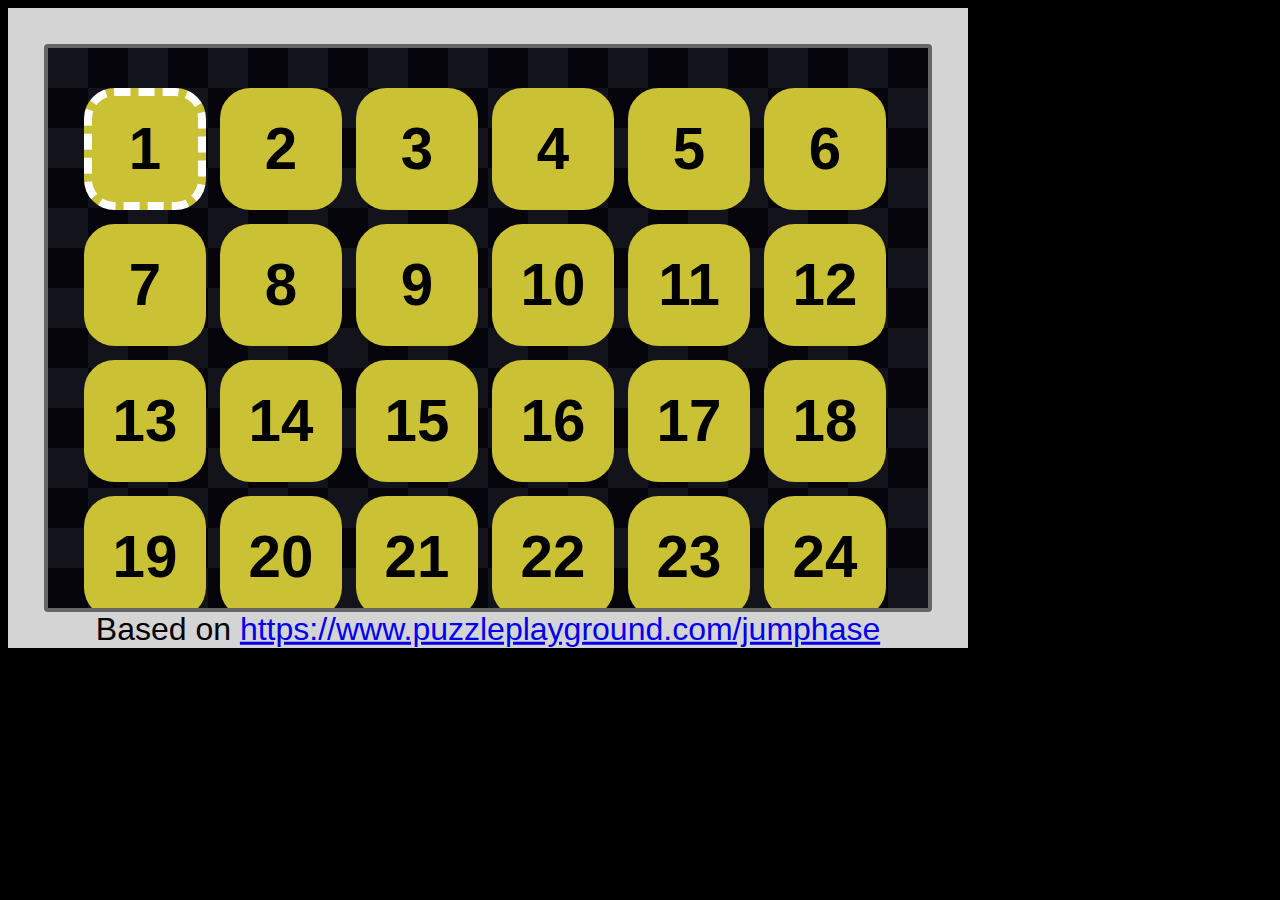
<file: jumphase/index.html>
<!DOCTYPE html>
<html lang="en">
<!-- Based on https://www.puzzleplayground.com/jumphase -->

<head>
  <title>Jumphase</title>
  <meta name="viewport" content="width=device-width,initial-scale=1">
  <meta charset="utf-8">
  <link href="./resources/static_character_styles.css" rel="stylesheet">
  <link href="./resources/actor_styles.css" rel="stylesheet">
</head>

<body>
  <script src="./resources/levels.js"></script>
  <script src="./resources/display_class.js"></script>
  <script src="./resources/menu_class.js"></script>
  <script src="./resources/helper_functions.js"></script>
  <script src="./resources/actor_classes.js"></script>
  <script src="./resources/level_key.js"></script>
  <script src="./resources/level_class.js"></script>
  <script src="./resources/state_class.js"></script>
  <script src="./resources/animation_functions.js"></script>
  
  <script>
    /* Some code inpired by https://eloquentjavascript.net/16_game.html */
    const game = new Game(GAME_LEVELS, document.body, DOMDisplay);
    game.runGame();
  </script>
</body>

</html>
</file>
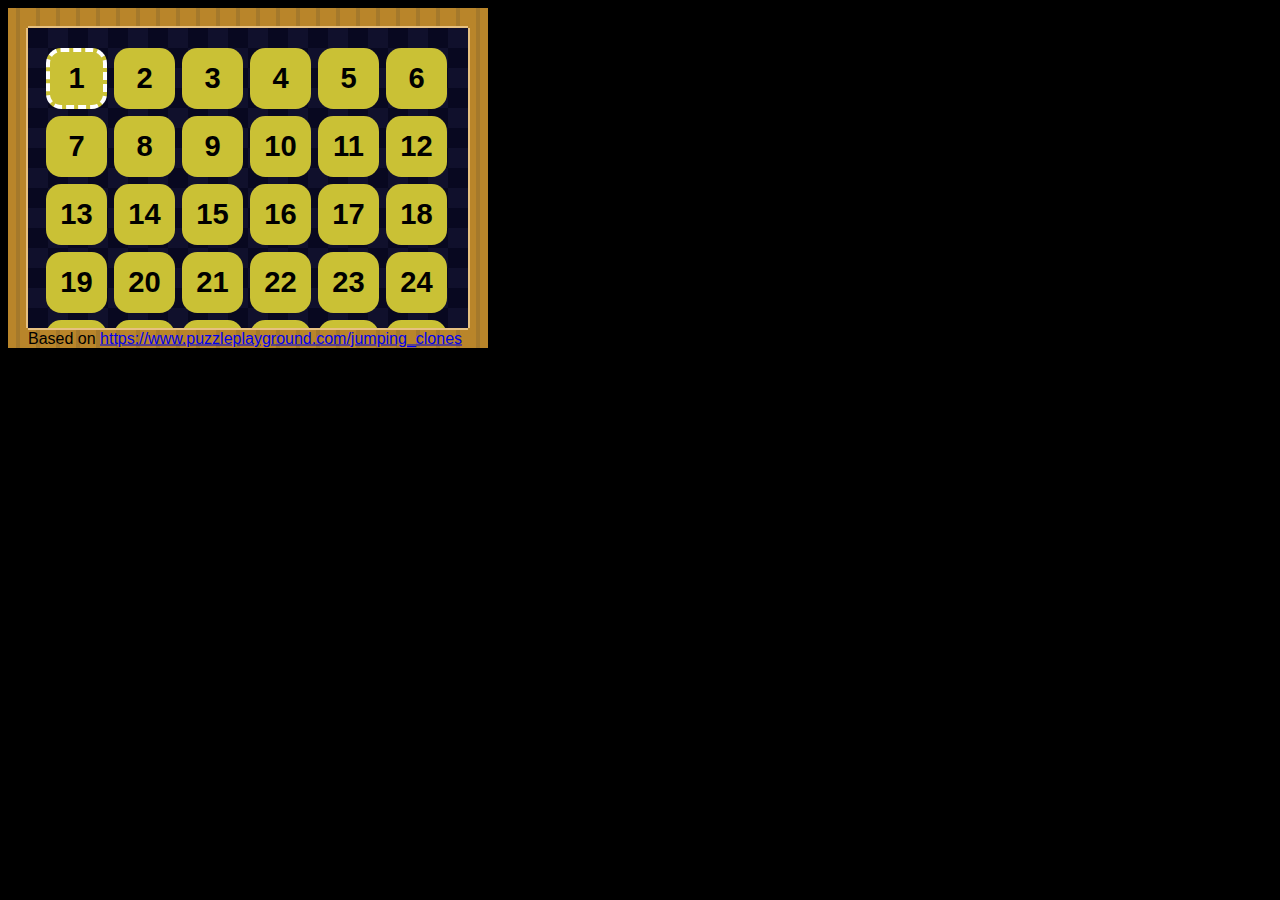
<file: jumping-clones/index.html>
<!DOCTYPE html>
<html>
  <!-- Based on https://www.puzzleplayground.com/jumping_clones -->
  <head>
  <title>Jumping Clones</title>
  <meta name="viewport" content="width=device-width,initial-scale=1" >
  <link href="./resources/style.css" rel="stylesheet">
</head>
<body>
  <script src="./resources/levels.js"></script>
  <script src="./resources/definitions.js"></script>
  <script>
    /* A lot of the code ported from https://eloquentjavascript.net/16_game.html then modified */
    console.clear();
    runGame(GAME_LEVELS, document.body, DOMDisplay);
  </script>
</body>
</html>
</file>
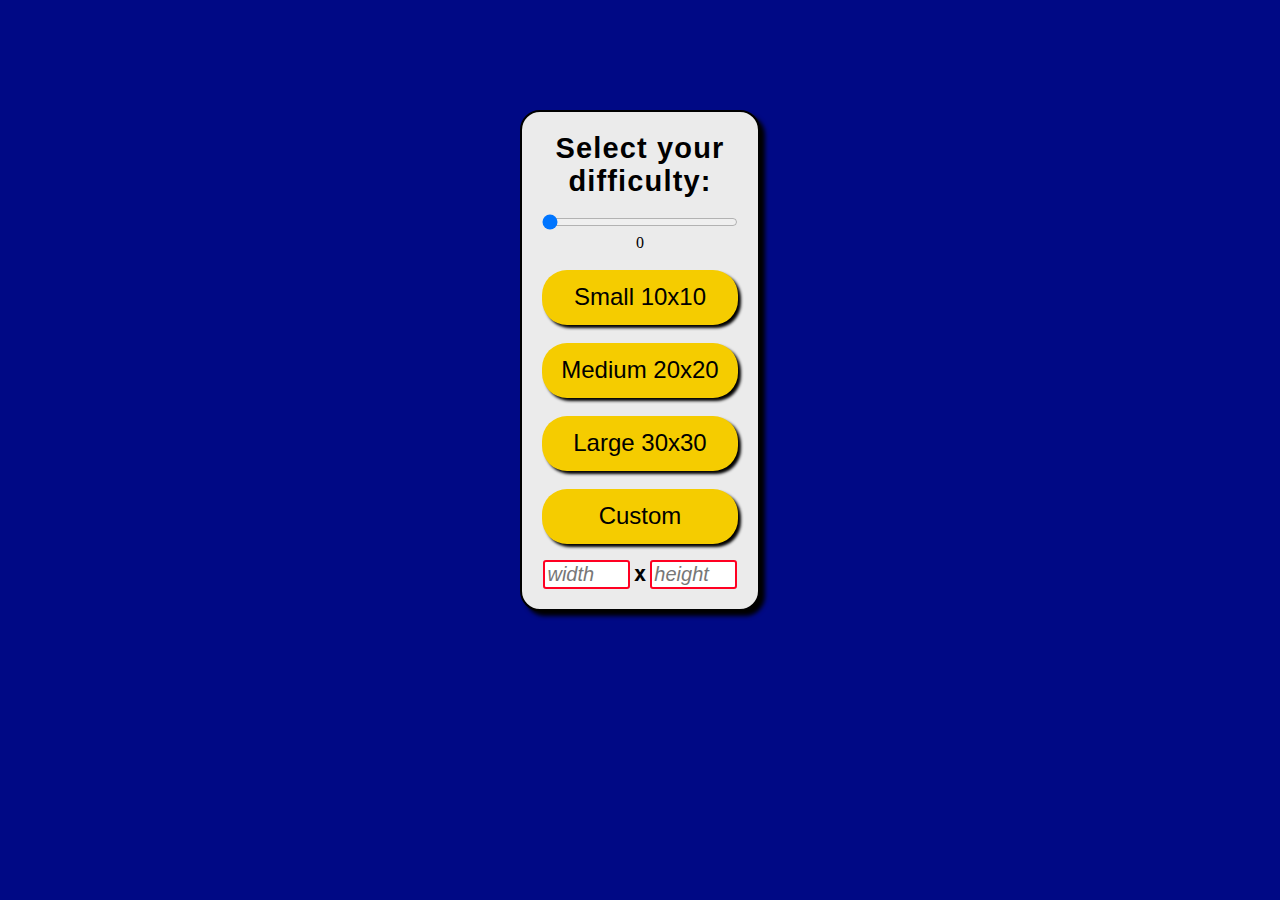
<file: minesweeper/index.html>
<!DOCTYPE html>
<html lang="en">
<head>
    <meta charset="UTF-8">
    <meta name="viewport" content="width=device-width, initial-scale=1.0">
    <title>Mine sweeper</title>

    <link rel="stylesheet" type="text/css" href="./resources/style.css">
    <link rel="shortcut icon" href="./resources/images/unset_flag.png">
    <link rel="apple-touch-icon" href="./resources/images/unset_flag.png">
    </head>
    <body>
    
    <div id="start">
        <p id="header">Select your difficulty:</p>
        <input id="difficulty" type="range" min="0" max="100" value="30"><label id="difficulty-label">30</label>
        <button class="green" onclick="start('easy')">Small 10x10</button>
        <button class="yellow" onclick="start('medium')">Medium 20x20</button>
        <button class="red" onclick="start('hard')">Large 30x30</button>
        <button class="create" onclick="start('custom')" title="width &times; height">Custom</button>
        <input class="size" pattern="^\d+$" maxlength="3" placeholder="width" required="required">
        <label class="by">x</label>
        <input class="size" pattern="^\d+$" maxlength="3" placeholder="height" required="required">
    </div>
    
    <div id="end" data-show="false"><p></p></div>
    
    <script src="./resources/script.js"></script>
    </body>
</html>
</file>
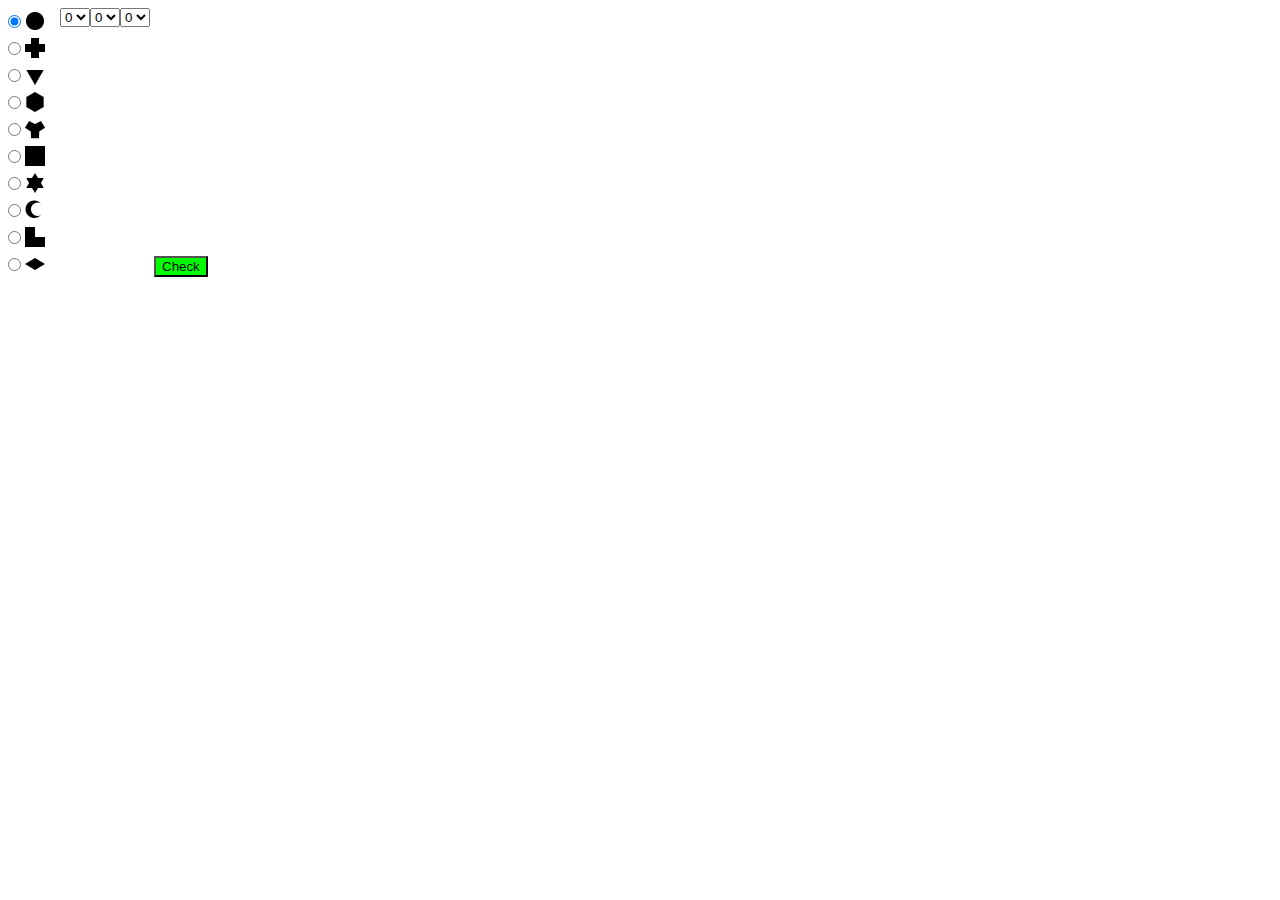
<file: code.html>
<!DOCTYPE html>
<html lang="en">
<head>
    <meta charset="UTF-8">
    <meta name="viewport" content="width=device-width, initial-scale=1.0">
    <title>Riddle code checker</title>
    <style>
        div.shapes {
            display: inline-block;
            margin-right: 15px;
        }

        div.answer {
            margin-top: 20px;
            font-size: 21px;
            font-family: sans-serif;
        }

        select {
            vertical-align: top;
        }

        input {
            margin: 7px 0;
        }

        img {
            vertical-align: -2.5px;
        }

        button {
            background: #00ff00;
        }
    </style>
</head>
<body>
<script>
let shapes = {
    circle:   {code: String(0xbeb-0xa69bb).padStart(3, 0), card: 22, image: "[data-uri]"}, 
    plus:     {code: String(0xda5-0xb83bb).padStart(3, 0), card:  6, image: "[data-uri]"}, 
    triangle: {code: String(0x642-0x46a).padStart(3, 0).padStart(3, 0), card:  3, text: "!$!%!(!)!+!¶!/!<!=!>###&#(#)#*#¶#-#:#;#<#=#>$!$*$+$¶$-$/$:$<$=$>%!%$%%%(%)%+%-%;%=&$&(&)&¶&.&<&='$'(')'¶'<'>($((()(¶(.(:)()-);)<)=*!*#*%*(*)*¶*.*/*:*<*=*>+(+*+;+<+>¶!¶%¶+¶<¶=-#-$-(-¶-.-/-:-;-=->.!.#.$.&.).+.¶.-.../.:.;.=.>/$/&;)<!<#<$<'<(=!='=(>%>'>(>)>+?&?'@!@#@+A#A%A&", image: "[data-uri]"}, 
    hexagon:  {code: String(0xc57-0x913bb).padStart(3, 0), card: 10, image: "[data-uri]"}, 
    tripoint: {code: String(0x62e-0x370bb).padStart(3, 0), card:  8, image: "[data-uri]"}, 
    square:   {code: String(0x324-0x126bb).padStart(3, 0), card: 15, image: "[data-uri]"}, 
    star:     {code: String(0xef9-0xddabb).padStart(3, 0), card: 27, image: "[data-uri]"}, 
    moon:     {code: String(0x755-0x5b4bb).padStart(3, 0), card: 18, image: "[data-uri]"}, 
    corner:   {code: String(0xe9c-0xb03bb).padStart(3, 0), card: 20, image: "[data-uri]"}, 
    dimond:   {code: String(0x9df-0x692bb).padStart(3, 0), card: 12, image: "[data-uri]"}, 
};

function elt(type, props, ...children){
    let el = document.createElement(type);
    if (props) {
        for (let [prop, value] of Object.entries(props)) {
            el.setAttribute(prop, value);
        }
    }
    for (let child of children) {
        if (typeof child === "object") el.appendChild(child);
        else el.appendChild(document.createTextNode(String(child)));
    }
    return el;
}

let wrapper = elt("div", {class: "shapes"}), first = true;
for (let [shape, {image}] of Object.entries(shapes)) {
    if (first) first = false;
    else wrapper.appendChild(elt("br"));
    wrapper.appendChild(elt("input",  {type: "radio", value: shape, name: "symbol", id: shape}));
    wrapper.appendChild(elt("label", {for: shape}, " ", elt("img", {src: image})));
}
document.body.appendChild(wrapper);
document.querySelector("input").checked = true;

for (let i = 0; i < 3; i++) {
    let select = elt("select", {id: "select"+(i+1)});
    for (let j = 0; j < 10; j++) {
        select.appendChild(elt("option", {value: String(j)}, j));
    }
    document.body.appendChild(select);
}

function check() {
    let shapeButtons = document.querySelectorAll("input");
    let options = document.querySelectorAll("option");
    let selected = Array.from(shapeButtons).find(el => el.checked);
    let digits = Array.from(options).filter(el => el.selected);
    let enteredCode = digits.map(el => el.value).join("");
    let text = "", color = "#000", obj = shapes[selected.value];
    if (shapes[selected.value].code === enteredCode) {
        if ("text" in obj) {
            text = `Your soup is ready! Here it is:\n\n${obj.text}`;
        } else {
            text = `That code is correct!\nNow take answer card #${obj.card} to learn where to look next.`;
        }
        color = "#33f";
    } else {
        text = "Sorry, but that code is not correct!";
        color = "#f00";
    }
    let lineArr = [];
    for (let line of text.split("\n")) {
        lineArr.push(line);
        lineArr.push(elt("br"));
    }
    lineArr.pop();
    
    let prevText = document.querySelectorAll("div.answer");
    for (let node of Array.from(prevText)) node.remove();
    setTimeout(() => {
        let prevText = document.querySelectorAll("div.answer");
        for (let node of Array.from(prevText)) node.remove();
        document.body.appendChild(
            elt("div", {class: "answer", style: `color: ${color};`}, ...lineArr));
    }, 100);
}

document.body.appendChild(document.createTextNode(" "));
document.body.appendChild(elt("button", {onclick: "check()"}, "Check"));
</script>
</body>
</html>
</file>
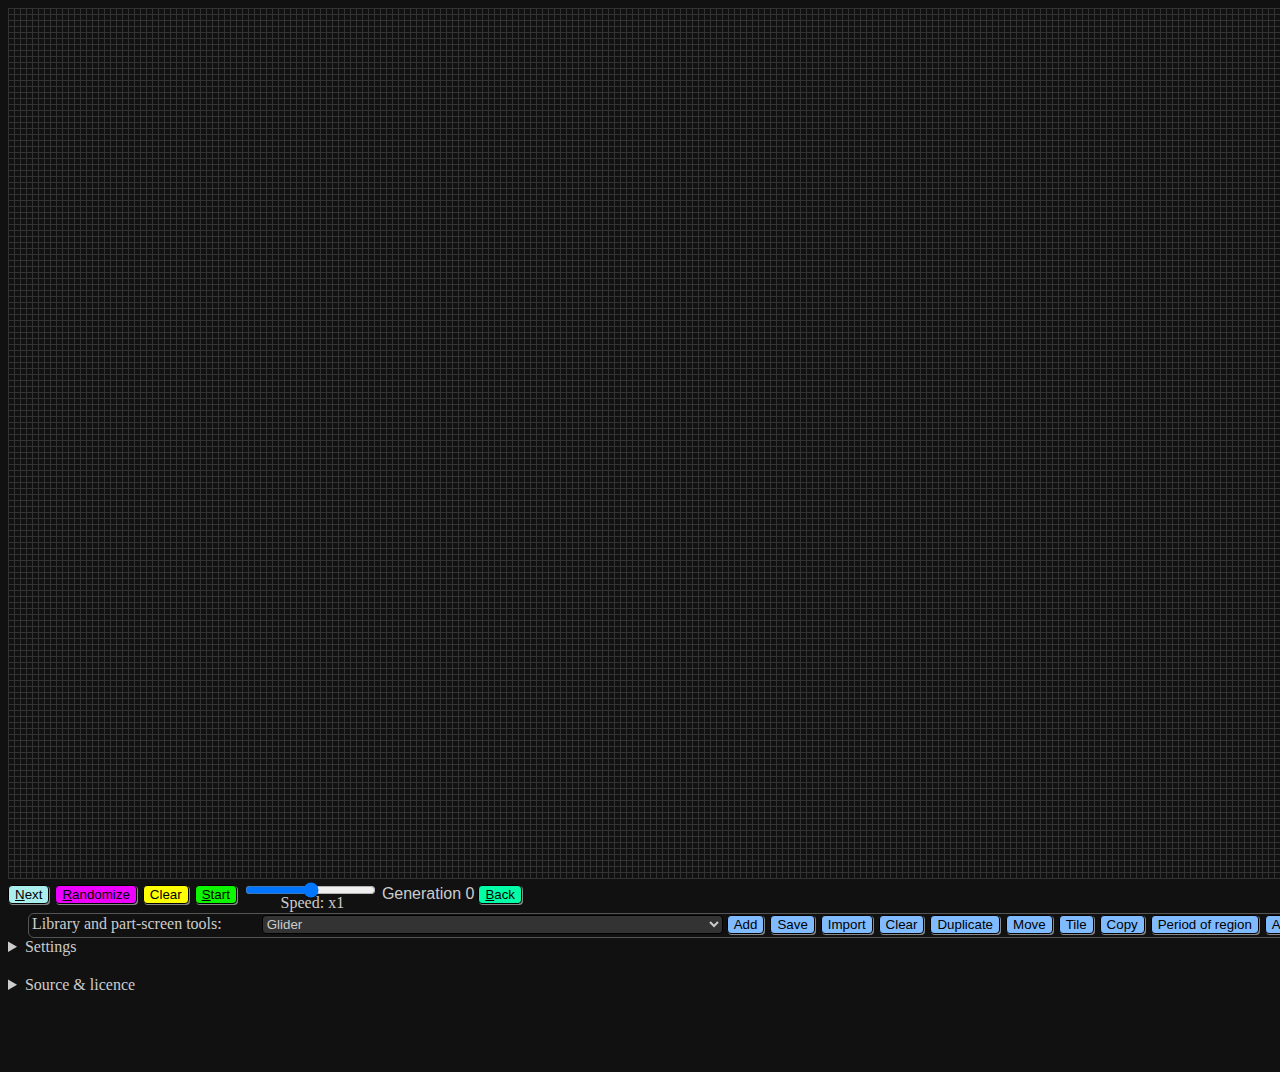
<file: game-of-life.html>
<!DOCTYPE html>
<html>
    <head>
        <meta charset="utf-8">
        <meta name="viewport" content="width=device-width, initial-scale=1">
        <meta http-equiv="refresh" content="0; URL=https://elijahashw.github.io/game-of-life-new/index.html">
        <title>Conway's game of life</title>
    </head>
    <body>
    </body>
</html>
</file>
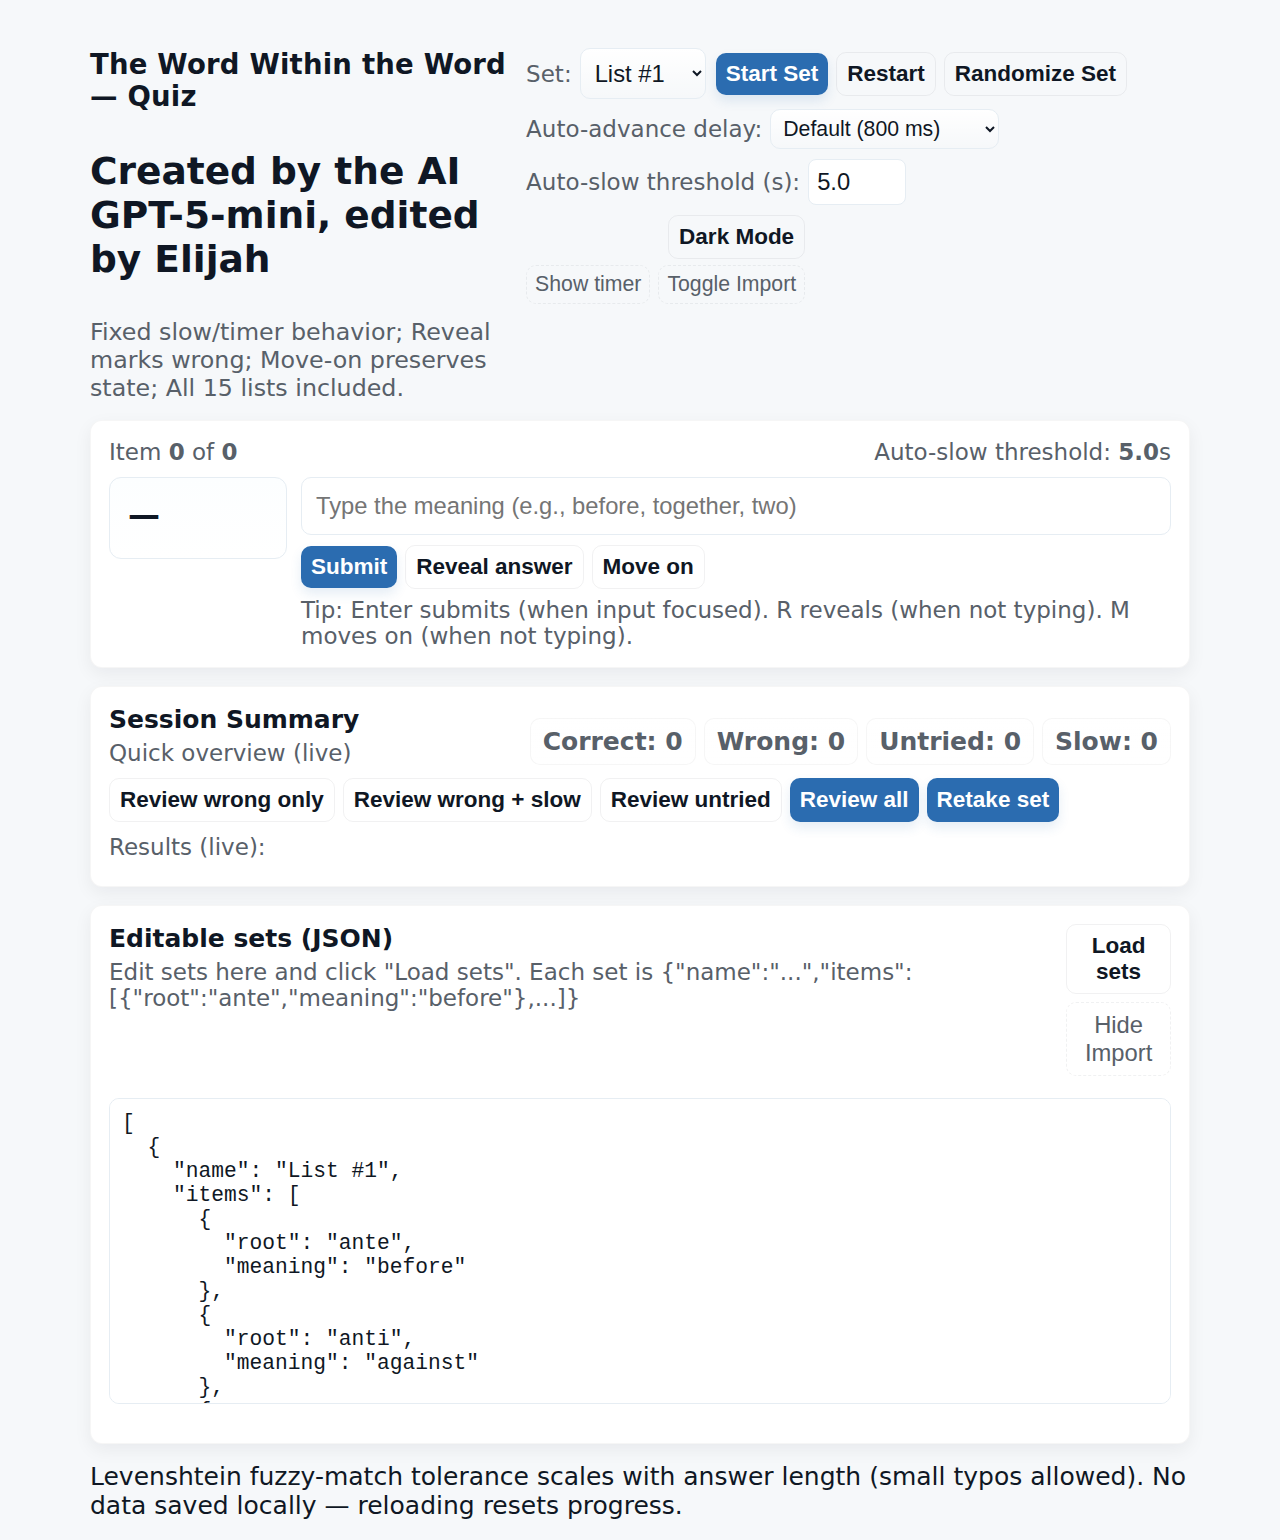
<file: mct-word-list.html>
<!doctype html>
<html lang="en">
<head>
<meta charset="utf-8" />
<meta name="viewport" content="width=device-width,initial-scale=1" />
<title>Roots → Meaning Quiz — Fixed Timer & Behavior + 15 Lists</title>
<style>
  :root{
    --bg: #f6f8fa;
    --panel: #ffffff;
    --muted: #586069;
    --accent: #2b6cb0;
    --accent-2: #2c7a7b;
    --correct: #16a34a;
    --wrong: #e02424;
    --slow: #d97706;
    --text: #0f1724;
    --card-shadow: 0 6px 18px rgba(15,23,36,0.06);
    --radius: 12px;
    --input-bg: #fff;
    --input-border: #e6edf3;
    --btn-foreground: #fff;
    --base-font: 25px;
  }
  body.dark { background:#0b0c0e; color:#e6eef3 }
  html,body{height:100%;margin:0;background:var(--bg);color:var(--text);-webkit-font-smoothing:antialiased}
  :root{font-family: Inter, system-ui, -apple-system, "Segoe UI", Roboto, "Helvetica Neue", Arial; font-size:var(--base-font)}
  .wrap{max-width:1100px;margin:28px auto;padding:20px;display:flex;flex-direction:column;gap:18px}
  header{display:flex;align-items:flex-start;justify-content:space-between;gap:12px}
  .site-title{display:flex;flex-direction:column;gap:6px}
  h1{margin:0;font-size:1.1rem;font-weight:700;letter-spacing:0.2px}
  .subtitle{color:var(--muted);font-size:0.95rem}
  .controls{display:flex;gap:10px;align-items:center;flex-wrap:wrap}
  select, button, input[type="text"], input[type="number"]{font-size:0.95rem}
  .sets-select{background:linear-gradient(180deg,var(--panel),transparent);border:1px solid var(--input-border);padding:10px;border-radius:10px;color:var(--text)}
  .btn{padding:10px 14px;border-radius:10px;border:none;background:var(--accent);color:var(--btn-foreground);font-weight:600;cursor:pointer;box-shadow: 0 6px 12px rgba(43,108,176,0.12)}
  .btn.ghost{background:transparent;border:1px solid rgba(15,23,36,0.06);color:var(--text);box-shadow:none}
  .btn.small{padding:8px 10px;font-size:0.9rem}
  .toggle-btn{background:transparent;border:1px dashed rgba(15,23,36,0.06);padding:8px;border-radius:10px;color:var(--muted);cursor:pointer}
  .tiny{padding:6px 8px;font-size:0.85rem}
  main{display:flex;flex-direction:column;gap:18px}
  .card{background:var(--panel);border-radius:var(--radius);padding:18px;box-shadow:var(--card-shadow);border:1px solid rgba(15,23,36,0.04)}
  .meta-row{display:flex;justify-content:space-between;align-items:center;gap:12px;color:var(--muted);font-size:0.95rem}
  .root-row{display:flex;gap:14px;align-items:flex-start;flex-wrap:wrap}
  .root-box{min-width:140px;padding:18px;border-radius:12px;background:linear-gradient(180deg,#fcfeff,transparent);border:1px solid var(--input-border);font-weight:700;display:flex;flex-direction:column;gap:6px;align-items:flex-start}
  .root-text{font-size:1.28rem}
  .hint{color:var(--muted);font-size:0.9rem}
  input[type="text"]{flex:1;padding:14px;border-radius:10px;border:1px solid var(--input-border);background:var(--input-bg);outline:none;color:var(--text)}
  input[type="number"]{padding:8px;border-radius:8px;border:1px solid var(--input-border);background:var(--input-bg);outline:none;color:var(--text);width:80px}
  .actions{display:flex;gap:8px;align-items:center;flex-wrap:wrap}
  .reveal-area{margin-top:8px;display:none}
  .tag{font-size:0.92rem;padding:7px 10px;border-radius:999px}
  .tag.correct{background:rgba(22,163,74,0.12);color:var(--correct);border:1px solid rgba(22,163,74,0.08)}
  .tag.wrong{background:rgba(224,36,36,0.06);color:var(--wrong);border:1px solid rgba(224,36,36,0.06)}
  .tag.slow{background:rgba(217,119,6,0.08);color:var(--slow);border:1px solid rgba(217,119,6,0.06)}
  .tag.untried{background:rgba(3,37,65,0.04);color:var(--muted);border:1px solid rgba(15,23,36,0.04)}
  .score-row{display:flex;gap:8px;flex-wrap:wrap;margin-top:12px}
  .pill{padding:8px 12px;border-radius:10px;background:linear-gradient(180deg,var(--panel),transparent);border:1px solid rgba(15,23,36,0.04);color:var(--muted);font-weight:600}
  .result-list{display:flex;flex-direction:column;gap:8px;margin-top:8px;max-height:320px;overflow:auto;padding-right:6px}
  .result-item{display:flex;justify-content:space-between;gap:12px;padding:10px;border-radius:10px;background:linear-gradient(180deg,var(--panel),transparent);border:1px solid rgba(15,23,36,0.02)}
  .small-muted{font-size:0.92rem;color:var(--muted) }
  .jsonedit{white-space:pre-wrap;background:var(--panel);padding:12px;border-radius:10px;border:1px solid var(--input-border);color:var(--text);max-height:280px;overflow:auto;font-size:0.85rem}
  .compact{font-size:0.92rem;color:var(--muted)}
  .flash { animation: flash-anim 420ms ease; }
  @keyframes flash-anim { 0% { transform: scale(1); } 30% { transform: scale(1.06); } 100% { transform: scale(1); } }
  .timer { font-weight:700; color:var(--muted); padding:6px 8px; border-radius:8px; border:1px solid var(--input-border); background:linear-gradient(180deg,var(--panel),transparent) }
  @media (max-width:640px){ :root{font-size:20px} .root-box{min-width:120px} }
</style>
</head>
<body>
<div class="wrap" role="application" aria-label="Roots to Meaning Quiz (Stacked)">
  <header>
    <div class="site-title">
      <h1>The Word Within the Word — Quiz</h1>
      <h2>Created by the AI GPT-5-mini, edited by Elijah</h2>
      <div class="subtitle">Fixed slow/timer behavior; Reveal marks wrong; Move-on preserves state; All 15 lists included.</div>
    </div>

    <div class="controls" aria-hidden="false">
      <div style="display:flex;gap:8px;align-items:center">
        <label for="setSelect" class="compact">Set:</label>
        <select id="setSelect" class="sets-select" aria-label="Choose set"></select>
      </div>

      <div style="display:flex;gap:8px;align-items:center">
        <button id="startBtn" class="btn small" title="Start the selected set">Start Set</button>
        <button id="restartBtn" class="btn small ghost" title="Restart the current run">Restart</button>
        <button id="randomizeBtn" class="btn small ghost" title="Randomize the current set order">Randomize Set</button>
      </div>

      <div style="display:flex;gap:8px;align-items:center">
        <label class="compact" for="autoAdvanceDelay">Auto-advance delay:</label>
        <select id="autoAdvanceDelay" class="sets-select tiny" title="Delay after auto-correct before advancing">
          <option value="0">Instant (0 ms)</option>
          <option value="300">Short (300 ms)</option>
          <option value="800" selected>Default (800 ms)</option>
          <option value="1500">Long (1500 ms)</option>
          <option value="2500">Very long (2500 ms)</option>
        </select>
      </div>

      <div style="display:flex;gap:8px;align-items:center">
        <label class="compact" for="slowThresholdInput">Auto-slow threshold (s):</label>
        <input id="slowThresholdInput" type="number" step="0.1" min="0" value="5.0" title="Seconds before an attempt is considered slow" />
      </div>

      <div style="display:flex;flex-direction:column;gap:6px;align-items:flex-end">
        <button id="themeToggleBtn" class="btn small ghost" title="Toggle dark / light mode">Dark Mode</button>
        <div style="display:flex;gap:8px">
          <button id="toggleTimerBtn" class="toggle-btn tiny" title="Show/hide the attempt timer">Show timer</button>
          <button id="toggleImportBtn" class="toggle-btn tiny" title="Show or hide the import editor">Toggle Import</button>
        </div>
      </div>
    </div>
  </header>

  <main>
    <section class="card" aria-live="polite">
      <div class="meta-row">
        <div class="small-muted">Item <strong><span id="pos">0</span></strong> of <strong><span id="total">0</span></strong></div>
        <div style="display:flex;gap:10px;align-items:center">
          <div id="timerWrap" style="display:none"><div class="timer">Elapsed: <strong id="elapsed">0.0</strong>s</div></div>
          <div class="small-muted">Auto-slow threshold: <strong id="slowThreshold">5.0</strong>s</div>
        </div>
      </div>

      <div style="height:12px"></div>

      <div class="root-row">
        <div class="root-box" aria-hidden="false">
          <div class="root-text" id="rootText">—</div>
          <div class="hint" id="originHint"></div>
        </div>

        <div style="flex:1;display:flex;flex-direction:column;gap:10px">
          <input id="answerInput" type="text" placeholder="Type the meaning (e.g., before, together, two)" autocomplete="off" aria-label="Answer input" />

          <div class="actions">
            <button id="submitBtn" class="btn small" title="Submit your answer">Submit</button>
            <button id="revealBtn" class="btn small ghost" title="Reveal the correct answer (R)">Reveal answer</button>
            <button id="moveOnBtn" class="btn small ghost" title="Move on to the next item (M)">Move on</button>
            <div class="compact" style="margin-left:auto">Tip: Enter submits (when input focused). R reveals (when not typing). M moves on (when not typing).</div>
          </div>

          <div id="revealArea" class="reveal-area" aria-live="polite">
            <div class="small-muted">Answer: <strong id="correctAnswer"></strong></div>
            <div style="margin-top:8px;display:flex;gap:8px;align-items:center;flex-wrap:wrap">
              <button id="markCorrect" class="btn small" style="background:var(--accent-2)">Mark Correct</button>
              <button id="markWrong" class="btn small" style="background:var(--wrong);color:#fff">Mark Wrong</button>
              <button id="nextBtn" class="btn small ghost">Next</button>
              <div id="inlineTags" style="margin-left:auto"></div>
            </div>
          </div>
        </div>
      </div>
    </section>

    <section class="card">
      <div style="display:flex;justify-content:space-between;align-items:center;gap:8px">
        <div>
          <div style="font-weight:700">Session Summary</div>
          <div class="small-muted" style="margin-top:6px">Quick overview (live)</div>
        </div>
        <div class="score-row" id="liveSummaryRow">
          <div class="pill">Correct: <strong id="countCorrect">0</strong></div>
          <div class="pill">Wrong: <strong id="countWrong">0</strong></div>
          <div class="pill">Untried: <strong id="countUntried">0</strong></div>
          <div class="pill">Slow: <strong id="countSlow">0</strong></div>
        </div>
      </div>

      <div style="margin-top:12px;display:flex;gap:8px;flex-wrap:wrap">
        <button id="reviewWrongBtn" class="btn small ghost">Review wrong only</button>
        <button id="reviewWrongSlowBtn" class="btn small ghost">Review wrong + slow</button>
        <button id="reviewUntriedBtn" class="btn small ghost">Review untried</button>
        <button id="reviewAllBtn" class="btn small">Review all</button>
        <button id="retakeBtn" class="btn small">Retake set</button>
      </div>

      <div style="margin-top:12px" class="small-muted">Results (live):</div>
      <div id="resultList" class="result-list" aria-live="polite"></div>
    </section>

    <section id="importCard" class="card" aria-hidden="false">
      <div style="display:flex;justify-content:space-between;align-items:flex-start;gap:8px">
        <div>
          <div style="font-weight:700">Editable sets (JSON)</div>
          <div class="small-muted" style="margin-top:6px">Edit sets here and click "Load sets". Each set is {"name":"...","items":[{"root":"ante","meaning":"before"},...]}</div>
        </div>
        <div style="display:flex;flex-direction:column;gap:8px;align-items:flex-end">
          <button id="loadSetsBtn" class="btn small ghost">Load sets</button>
          <button id="hideImportBtn" class="toggle-btn small" title="Hide import editor">Hide Import</button>
        </div>
      </div>

      <div style="margin-top:12px">
        <pre id="setsJson" class="jsonedit" contenteditable spellcheck="false" aria-label="Sets JSON editor"></pre>
      </div>
    </section>

    <footer>
      Levenshtein fuzzy-match tolerance scales with answer length (small typos allowed). No data saved locally — reloading resets progress.
    </footer>

  </main>
</div>

<script>
/* --- All 15 lists (converted from your images) --- */
/* Each list is an object {name: "List #N", items: [{root, meaning}, ...]} */
/* I kept the short meanings from the printed lists (parentheses content). */
const embeddedSets = [
  {
    "name":"List #1",
    "items":[
      {"root":"ante","meaning":"before"},
      {"root":"anti","meaning":"against"},
      {"root":"bi","meaning":"two"},
      {"root":"circum","meaning":"around"},
      {"root":"com","meaning":"together"},
      {"root":"con","meaning":"together"},
      {"root":"de","meaning":"down"},
      {"root":"dis","meaning":"away"},
      {"root":"equi","meaning":"equal"},
      {"root":"extra","meaning":"beyond"},
      {"root":"inter","meaning":"between"},
      {"root":"intra","meaning":"within"},
      {"root":"intro","meaning":"into"},
      {"root":"mal","meaning":"bad"},
      {"root":"mis","meaning":"bad"},
      {"root":"non","meaning":"not"},
      {"root":"post","meaning":"after"},
      {"root":"pre","meaning":"before"},
      {"root":"semi","meaning":"half"},
      {"root":"sub","meaning":"under"},
      {"root":"super","meaning":"over"},
      {"root":"sym","meaning":"together"},
      {"root":"syn","meaning":"together"},
      {"root":"tri","meaning":"three"},
      {"root":"un","meaning":"not"}
    ]
  },
  {
    "name":"List #2",
    "items":[
      {"root":"archy","meaning":"government"},
      {"root":"ard","meaning":"always"},
      {"root":"cide","meaning":"kill"},
      {"root":"ician","meaning":"specialist"},
      {"root":"itis","meaning":"inflammation"},
      {"root":"aqua","meaning":"water"},
      {"root":"audi","meaning":"hear"},
      {"root":"bell","meaning":"war"},
      {"root":"cap","meaning":"take"},
      {"root":"cise","meaning":"cut"},
      {"root":"bio","meaning":"life"},
      {"root":"auto","meaning":"self"},
      {"root":"port","meaning":"carry"},
      {"root":"scrib","meaning":"write"},
      {"root":"logy","meaning":"science"},
      {"root":"dict","meaning":"say"},
      {"root":"cred","meaning":"believe"},
      {"root":"cent","meaning":"one hundred"},
      {"root":"neo","meaning":"new"},
      {"root":"ad","meaning":"to"},
      {"root":"cede","meaning":"go"},
      {"root":"miss","meaning":"send"},
      {"root":"centri","meaning":"center"},
      {"root":"biblio","meaning":"book"},
      {"root":"anthropo","meaning":"human"}
    ]
  },
  {
    "name":"List #3",
    "items":[
      {"root":"homo","meaning":"same"},
      {"root":"spec","meaning":"look"},
      {"root":"duct","meaning":"lead"},
      {"root":"fer","meaning":"carry"},
      {"root":"pend","meaning":"hang"},
      {"root":"micro","meaning":"small"},
      {"root":"hydro","meaning":"water"},
      {"root":"photo","meaning":"light"},
      {"root":"pan","meaning":"all"},
      {"root":"penta","meaning":"five"},
      {"root":"tele","meaning":"far"},
      {"root":"vid","meaning":"look"},
      {"root":"omni","meaning":"all"},
      {"root":"ex","meaning":"out"},
      {"root":"poly","meaning":"many"},
      {"root":"re","meaning":"again"},
      {"root":"hypo","meaning":"under"},
      {"root":"pseudo","meaning":"false"},
      {"root":"neuro","meaning":"nerve"},
      {"root":"tomy","meaning":"cut"},
      {"root":"hema","meaning":"blood"},
      {"root":"proto","meaning":"first"},
      {"root":"phon","meaning":"sound"},
      {"root":"mono","meaning":"one"},
      {"root":"viv","meaning":"life"}
    ]
  },
  {
    "name":"List #4",
    "items":[
      {"root":"morph","meaning":"shape"},
      {"root":"vest","meaning":"clothes"},
      {"root":"bene","meaning":"good"},
      {"root":"pond","meaning":"weight"},
      {"root":"corp","meaning":"body"},
      {"root":"dorm","meaning":"sleep"},
      {"root":"pater","meaning":"father"},
      {"root":"nov","meaning":"new"},
      {"root":"punct","meaning":"point"},
      {"root":"ject","meaning":"throw"},
      {"root":"tion","meaning":"act or state"},
      {"root":"loco","meaning":"place"},
      {"root":"dox","meaning":"opinion"},
      {"root":"amphi","meaning":"both"},
      {"root":"magn","meaning":"great"},
      {"root":"eu","meaning":"good"},
      {"root":"endo","meaning":"within"},
      {"root":"phobia","meaning":"fear"},
      {"root":"ortho","meaning":"straight"},
      {"root":"put","meaning":"think"},
      {"root":"ver","meaning":"true"},
      {"root":"matri","meaning":"mother"},
      {"root":"mega","meaning":"large"},
      {"root":"pop","meaning":"people"},
      {"root":"sangui","meaning":"blood"}
    ]
  },
  {
    "name":"List #5",
    "items":[
      {"root":"vita","meaning":"life"},
      {"root":"demo","meaning":"people"},
      {"root":"stereo","meaning":"solid"},
      {"root":"ism","meaning":"doctrine"},
      {"root":"cogn","meaning":"know"},
      {"root":"sur","meaning":"over"},
      {"root":"alter","meaning":"other"},
      {"root":"astr","meaning":"star"},
      {"root":"dyna","meaning":"power"},
      {"root":"chron","meaning":"time"},
      {"root":"hyper","meaning":"over"},
      {"root":"luna","meaning":"moon"},
      {"root":"octa","meaning":"eight"},
      {"root":"gyro","meaning":"turn"},
      {"root":"contra","meaning":"against"},
      {"root":"geo","meaning":"earth"},
      {"root":"helio","meaning":"sun"},
      {"root":"thermo","meaning":"heat"},
      {"root":"tetra","meaning":"four"},
      {"root":"meter","meaning":"measure"},
      {"root":"scope","meaning":"look"},
      {"root":"son","meaning":"sound"},
      {"root":"dec","meaning":"ten"},
      {"root":"stell","meaning":"star"},
      {"root":"amat","meaning":"love"}
    ]
  },
  {
    "name":"List #6",
    "items":[
      {"root":"germ","meaning":"vital or related"},
      {"root":"greg","meaning":"group"},
      {"root":"mar","meaning":"sea"},
      {"root":"prim","meaning":"first"},
      {"root":"pyro","meaning":"fire"},
      {"root":"clam","meaning":"cry out"},
      {"root":"plu","meaning":"more"},
      {"root":"tang","meaning":"touch"},
      {"root":"string","meaning":"bind"},
      {"root":"liber","meaning":"free"},
      {"root":"junct","meaning":"join"},
      {"root":"clud","meaning":"close"},
      {"root":"se","meaning":"apart"},
      {"root":"trib","meaning":"pay"},
      {"root":"dign","meaning":"worthy"},
      {"root":"luc","meaning":"light"},
      {"root":"rupt","meaning":"break"},
      {"root":"grat","meaning":"pleasing"},
      {"root":"medi","meaning":"middle"},
      {"root":"soph","meaning":"wisdom"},
      {"root":"curr","meaning":"run"},
      {"root":"tempor","meaning":"time"},
      {"root":"migr","meaning":"wander"},
      {"root":"trans","meaning":"across"},
      {"root":"gamy","meaning":"marriage"}
    ]
  },
  {
    "name":"List #7",
    "items":[
      {"root":"numer","meaning":"number"},
      {"root":"fort","meaning":"strong"},
      {"root":"osteo","meaning":"bone"},
      {"root":"ornith","meaning":"bird"},
      {"root":"polis","meaning":"city"},
      {"root":"fus","meaning":"pour"},
      {"root":"ego","meaning":"I"},
      {"root":"spir","meaning":"breathe"},
      {"root":"dia","meaning":"across"},
      {"root":"acr","meaning":"sharp"},
      {"root":"acro","meaning":"high, point or tip"},
      {"root":"culp","meaning":"blame"},
      {"root":"derm","meaning":"skin"},
      {"root":"zo","meaning":"animal"},
      {"root":"per","meaning":"through"},
      {"root":"pac","meaning":"peace"},
      {"root":"brev","meaning":"short"},
      {"root":"necro","meaning":"death"},
      {"root":"urb","meaning":"city"},
      {"root":"pugn","meaning":"fight"},
      {"root":"ecto","meaning":"outer"},
      {"root":"plasto","meaning":"molded"},
      {"root":"agog","meaning":"leader"},
      {"root":"cle","meaning":"small"},
      {"root":"il","meaning":"not"}
    ]
  },
  {
    "name":"List #8",
    "items":[
      {"root":"sed","meaning":"sit"},
      {"root":"leg","meaning":"read"},
      {"root":"anim","meaning":"mind"},
      {"root":"tort","meaning":"twist"},
      {"root":"nym","meaning":"name"},
      {"root":"sanct","meaning":"holy"},
      {"root":"meta","meaning":"change"},
      {"root":"petr","meaning":"rock"},
      {"root":"mir","meaning":"wonder"},
      {"root":"man","meaning":"hand"},
      {"root":"rect","meaning":"right"},
      {"root":"volv","meaning":"roll"},
      {"root":"demi","meaning":"half"},
      {"root":"retro","meaning":"backward"},
      {"root":"sens","meaning":"feel"},
      {"root":"fy","meaning":"make"},
      {"root":"ocul","meaning":"eye"},
      {"root":"cur","meaning":"care for"},
      {"root":"ultra","meaning":"beyond"},
      {"root":"oid","meaning":"appearance"},
      {"root":"gest","meaning":"carry"},
      {"root":"apt","meaning":"fit"},
      {"root":"tact","meaning":"touch"},
      {"root":"voc","meaning":"voice"},
      {"root":"rid","meaning":"laugh"}
    ]
  },
  {
    "name":"List #9",
    "items":[
      {"root":"path","meaning":"feeling"},
      {"root":"a-","meaning":"not"},
      {"root":"nomy","meaning":"law"},
      {"root":"fid","meaning":"faith"},
      {"root":"caco","meaning":"bad"},
      {"root":"hetero","meaning":"different"},
      {"root":"sci","meaning":"know"},
      {"root":"graph","meaning":"write"},
      {"root":"lat","meaning":"side"},
      {"root":"lith","meaning":"rock"},
      {"root":"tract","meaning":"pull"},
      {"root":"in","meaning":"in or not"},
      {"root":"co","meaning":"together"},
      {"root":"phile","meaning":"love"},
      {"root":"ine","meaning":"nature of"},
      {"root":"-ar","meaning":"relating to"},
      {"root":"hexa","meaning":"six"},
      {"root":"fract","meaning":"break"},
      {"root":"platy","meaning":"flat"},
      {"root":"theo","meaning":"god"},
      {"root":"fin","meaning":"end"},
      {"root":"hedron","meaning":"sided object"},
      {"root":"ambul","meaning":"walk"},
      {"root":"ous","meaning":"full of"},
      {"root":"topo","meaning":"place"}
    ]
  },
  {
    "name":"List #10",
    "items":[
      {"root":"ped","meaning":"foot or child"},
      {"root":"mort","meaning":"death"},
      {"root":"carn","meaning":"flesh"},
      {"root":"psych","meaning":"soul"},
      {"root":"ethno","meaning":"race or culture"},
      {"root":"gen","meaning":"origin"},
      {"root":"nat","meaning":"born"},
      {"root":"paleo","meaning":"old"},
      {"root":"curs","meaning":"run"},
      {"root":"crypt","meaning":"hidden"},
      {"root":"cad","meaning":"fall"},
      {"root":"capit","meaning":"head"},
      {"root":"loqu","meaning":"talk"},
      {"root":"sacro","meaning":"holy"},
      {"root":"uni","meaning":"one"},
      {"root":"ness","meaning":"quality"},
      {"root":"alt","meaning":"high"},
      {"root":"ics","meaning":"art"},
      {"root":"iso","meaning":"equal"},
      {"root":"vert","meaning":"turn"},
      {"root":"ate","meaning":"cause"},
      {"root":"cor","meaning":"heart"},
      {"root":"ess","meaning":"female"},
      {"root":"muta","meaning":"change"},
      {"root":"fug","meaning":"flee"}
    ]
  },
  {
    "name":"List #11",
    "items":[
      {"root":"-i","meaning":"plural"},
      {"root":"jus","meaning":"law"},
      {"root":"lum","meaning":"light"},
      {"root":"ann","meaning":"year"},
      {"root":"apo","meaning":"away"},
      {"root":"sen","meaning":"old"},
      {"root":"sol","meaning":"alone"},
      {"root":"bas","meaning":"low"},
      {"root":"rogat","meaning":"ask"},
      {"root":"parl","meaning":"speak"},
      {"root":"potent","meaning":"power"},
      {"root":"surg","meaning":"rise"},
      {"root":"log","meaning":"word or reason"},
      {"root":"gram","meaning":"writing"},
      {"root":"cant","meaning":"sing"},
      {"root":"reg","meaning":"rule"},
      {"root":"pro","meaning":"forward"},
      {"root":"gyn","meaning":"woman"},
      {"root":"ag","meaning":"to do"},
      {"root":"act","meaning":"to do"},
      {"root":"mob","meaning":"move"},
      {"root":"sess","meaning":"sit"},
      {"root":"fic","meaning":"make"},
      {"root":"nounce","meaning":"tell"},
      {"root":"andro","meaning":"human"}
    ]
  },
  {
    "name":"List #12",
    "items":[
      {"root":"an-","meaning":"without"},
      {"root":"ab","meaning":"away"},
      {"root":"mel","meaning":"song"},
      {"root":"aden","meaning":"gland"},
      {"root":"aer","meaning":"air"},
      {"root":"alb","meaning":"white"},
      {"root":"ase","meaning":"enzyme"},
      {"root":"epi","meaning":"on"},
      {"root":"hum","meaning":"earth"},
      {"root":"-be","meaning":"life"},
      {"root":"bon","meaning":"good"},
      {"root":"struct","meaning":"build"},
      {"root":"chlor","meaning":"green"},
      {"root":"cyan","meaning":"blue"},
      {"root":"cyt","meaning":"cell"},
      {"root":"diplo","meaning":"double"},
      {"root":"dys","meaning":"bad"},
      {"root":"eco","meaning":"house"},
      {"root":"emia","meaning":"blood"},
      {"root":"enter","meaning":"intestine"},
      {"root":"erythro","meaning":"red"},
      {"root":"idio","meaning":"peculiar"},
      {"root":"exo","meaning":"out"},
      {"root":"im","meaning":"not"},
      {"root":"fil","meaning":"thread"}
    ]
  },
  {
    "name":"List #13",
    "items":[
      {"root":"chrom","meaning":"color"},
      {"root":"form","meaning":"shape"},
      {"root":"sequ","meaning":"follow"},
      {"root":"glyc","meaning":"sweet"},
      {"root":"hemo","meaning":"blood"},
      {"root":"ultima","meaning":"last"},
      {"root":"infra","meaning":"beneath"},
      {"root":"leuko","meaning":"white"},
      {"root":"lys","meaning":"break down"},
      {"root":"meso","meaning":"middle"},
      {"root":"milli","meaning":"thousandth"},
      {"root":"mem","meaning":"remember"},
      {"root":"gress","meaning":"step"},
      {"root":"labor","meaning":"work"},
      {"root":"myo","meaning":"muscle"},
      {"root":"vac","meaning":"empty"},
      {"root":"oligo","meaning":"few or small"},
      {"root":"ose","meaning":"sugar"},
      {"root":"osis","meaning":"condition"},
      {"root":"tude","meaning":"state of"},
      {"root":"patho","meaning":"disease"},
      {"root":"phag","meaning":"eat"},
      {"root":"phor","meaning":"carry"},
      {"root":"phyt","meaning":"plant"},
      {"root":"phyll","meaning":"leaf"}
    ]
  },
  {
    "name":"List #14",
    "items":[
      {"root":"pleo","meaning":"more"},
      {"root":"pod","meaning":"foot"},
      {"root":"soror","meaning":"sister"},
      {"root":"-a","meaning":"plural"},
      {"root":"val","meaning":"worth"},
      {"root":"para","meaning":"beside or near"},
      {"root":"dom","meaning":"rule"},
      {"root":"erg","meaning":"work"},
      {"root":"rhiz","meaning":"root"},
      {"root":"sapro","meaning":"rotten"},
      {"root":"schizo","meaning":"divide"},
      {"root":"hippo","meaning":"horse"},
      {"root":"som","meaning":"body"},
      {"root":"spor","meaning":"seed"},
      {"root":"sta","meaning":"stop"},
      {"root":"rhodo","meaning":"rose"},
      {"root":"taxis","meaning":"arrangement"},
      {"root":"vol","meaning":"will"},
      {"root":"frat","meaning":"brother"},
      {"root":"trich","meaning":"hair"},
      {"root":"troph","meaning":"nourishment"},
      {"root":"tox","meaning":"poison"},
      {"root":"sect","meaning":"cut"},
      {"root":"zygo","meaning":"yoke"},
      {"root":"zym","meaning":"ferment"}
    ]
  },
  {
    "name":"List #15",
    "items":[
      {"root":"tropo","meaning":"turn"},
      {"root":"gastro","meaning":"stomach"},
      {"root":"arthro","meaning":"joint"},
      {"root":"ventri","meaning":"belly"},
      {"root":"dors","meaning":"back"},
      {"root":"macro","meaning":"large"},
      {"root":"dextro","meaning":"right or clockwise"},
      {"root":"brachy","meaning":"short"},
      {"root":"brachio","meaning":"arm"},
      {"root":"branchio","meaning":"gills"},
      {"root":"kin","meaning":"motion"},
      {"root":"phylo","meaning":"kind"},
      {"root":"blasto","meaning":"embryo"},
      {"root":"dactylo","meaning":"finger"},
      {"root":"phos","meaning":"light"},
      {"root":"gon","meaning":"angle"},
      {"root":"lite","meaning":"mineral or fossil"},
      {"root":"vore","meaning":"eating"},
      {"root":"holo","meaning":"whole"},
      {"root":"haplo","meaning":"single or simple"},
      {"root":"opia","meaning":"sight"},
      {"root":"lent","meaning":"full of"},
      {"root":"ef","meaning":"out"},
      {"root":"ium","meaning":"an element"},
      {"root":"dicho","meaning":"in two parts"}
    ]
  }
];

/* --- App state --- */
let sets = JSON.parse(JSON.stringify(embeddedSets)); // editable copy
let currentSetIndex = 0;
let currentOrder = [];
let currentPos = 0;
let attemptStart = 0;
let timerMeasuredThisAttempt = false; // IMPORTANT: whether we actually measured elapsed time
let slowThresholdSec = 5.0;
document.getElementById('slowThreshold').textContent = slowThresholdSec.toFixed(1);
let sessionStatus = []; // {index, root, meaning, status:'untried'|'correct'|'wrong', slow:false, attempts:0}
let autoAdvanceDelayMs = 800;

/* --- Fuzzy matching --- */
function levenshtein(a, b){
  if(a===b) return 0;
  a = a || ""; b = b || "";
  const al = a.length, bl = b.length;
  if(al === 0) return bl;
  if(bl === 0) return al;
  const v0 = new Array(bl+1), v1 = new Array(bl+1);
  for(let j=0;j<=bl;j++) v0[j]=j;
  for(let i=0;i<al;i++){
    v1[0]=i+1;
    for(let j=0;j<bl;j++){
      const cost = a[i] === b[j] ? 0 : 1;
      v1[j+1] = Math.min(v1[j]+1, v0[j+1]+1, v0[j]+cost);
    }
    for(let j=0;j<=bl;j++) v0[j]=v1[j];
  }
  return v1[bl];
}
function normalizeText(s){
  return (s||"").toLowerCase().replace(/[^\w\s]/g,'').trim().replace(/\s+/g,' ');
}
function isMatch(candidate, correct){
  if(!candidate) return false;
  const c = normalizeText(candidate);
  const t = normalizeText(correct);
  if(!t) return false;
  if(c.includes(t)) return true;
  const maxEdits = Math.min(2, Math.floor(Math.max(1, t.length * 0.2)));
  const d = levenshtein(c, t);
  return d <= maxEdits;
}

/* --- DOM refs --- */
const setSelect = document.getElementById('setSelect');
const startBtn = document.getElementById('startBtn');
const restartBtn = document.getElementById('restartBtn');
const setsJson = document.getElementById('setsJson');
const loadSetsBtn = document.getElementById('loadSetsBtn');
const toggleImportBtn = document.getElementById('toggleImportBtn');
const importCard = document.getElementById('importCard');
const hideImportBtn = document.getElementById('hideImportBtn');
const themeToggleBtn = document.getElementById('themeToggleBtn');
const toggleTimerBtn = document.getElementById('toggleTimerBtn');
const randomizeBtn = document.getElementById('randomizeBtn');

const rootText = document.getElementById('rootText');
const originHint = document.getElementById('originHint');
const answerInput = document.getElementById('answerInput');
const revealBtn = document.getElementById('revealBtn');
const submitBtn = document.getElementById('submitBtn');
const moveOnBtn = document.getElementById('moveOnBtn');
const revealArea = document.getElementById('revealArea');
const correctAnswerEl = document.getElementById('correctAnswer');
const markCorrect = document.getElementById('markCorrect');
const markWrong = document.getElementById('markWrong');
const nextBtn = document.getElementById('nextBtn');

const posEl = document.getElementById('pos');
const totalEl = document.getElementById('total');
const elapsedEl = document.getElementById('elapsed');
const countCorrect = document.getElementById('countCorrect');
const countWrong = document.getElementById('countWrong');
const countUntried = document.getElementById('countUntried');
const countSlow = document.getElementById('countSlow');
const resultList = document.getElementById('resultList');
const timerWrap = document.getElementById('timerWrap');

const reviewWrongBtn = document.getElementById('reviewWrongBtn');
const reviewWrongSlowBtn = document.getElementById('reviewWrongSlowBtn');
const reviewUntriedBtn = document.getElementById('reviewUntriedBtn');
const reviewAllBtn = document.getElementById('reviewAllBtn');
const retakeBtn = document.getElementById('retakeBtn');

const autoAdvanceEl = document.getElementById('autoAdvanceDelay');
const slowThresholdInput = document.getElementById('slowThresholdInput');

/* --- UI init --- */
function populateSetSelect(){
  setSelect.innerHTML = "";
  sets.forEach((s,i)=>{
    const opt = document.createElement('option');
    opt.value = i;
    opt.textContent = s.name || ("Set " + (i+1));
    setSelect.appendChild(opt);
  });
  setSelect.value = currentSetIndex;
}
function showSetsJson(){ setsJson.textContent = JSON.stringify(sets, null, 2); }

/* Load sets from editor */
loadSetsBtn.addEventListener('click', ()=>{
  try{
    const parsed = JSON.parse(setsJson.textContent);
    if(!Array.isArray(parsed)) throw new Error("Top-level JSON must be an array of sets.");
    sets = parsed;
    currentSetIndex = 0;
    populateSetSelect();
    alert("Sets loaded. Choose a set and click Start Set.");
  }catch(err){
    alert("JSON parse error: " + err.message);
  }
});
toggleImportBtn.addEventListener('click', ()=>{
  const visible = importCard.style.display !== 'none';
  importCard.style.display = visible ? 'none' : '';
  importCard.setAttribute('aria-hidden', visible ? 'true' : 'false');
});
hideImportBtn.addEventListener('click', ()=>{ importCard.style.display='none'; importCard.setAttribute('aria-hidden','true'); });

/* Theme toggle */
function applyTheme(isDark){ if(isDark){ document.body.classList.add('dark'); themeToggleBtn.textContent='Light Mode'; themeToggleBtn.classList.remove('ghost'); } else { document.body.classList.remove('dark'); themeToggleBtn.textContent='Dark Mode'; themeToggleBtn.classList.add('ghost'); } }
let themeIsDark = false; applyTheme(themeIsDark);
themeToggleBtn.addEventListener('click', ()=>{ themeIsDark = !themeIsDark; applyTheme(themeIsDark); });

/* Timer toggle */
let showTimer = false;
toggleTimerBtn.addEventListener('click', ()=>{
  showTimer = !showTimer;
  timerWrap.style.display = showTimer ? '' : 'none';
  toggleTimerBtn.textContent = showTimer ? 'Hide timer' : 'Show timer';
});

/* Auto-advance select handler */
autoAdvanceEl.addEventListener('change', (e)=>{ autoAdvanceDelayMs = parseInt(e.target.value, 10) || 0; });

/* Editable slow threshold handler */
slowThresholdInput.addEventListener('input', (e)=>{
  const v = parseFloat(e.target.value);
  slowThresholdSec = isFinite(v) && v >= 0 ? v : 0;
  document.getElementById('slowThreshold').textContent = slowThresholdSec.toFixed(1);
});

/* Selection and start */
setSelect.addEventListener('change', (e)=>{ currentSetIndex = parseInt(e.target.value,10); });
startBtn.addEventListener('click', startSet);
restartBtn.addEventListener('click', resetRun);

/* Keyboard shortcuts */
document.addEventListener('keydown', (e)=>{
  const active = document.activeElement;
  const isEditable = active && (
    active.tagName === 'INPUT' ||
    active.tagName === 'TEXTAREA' ||
    active.isContentEditable
  );

  if(e.key === 'Enter'){
    if(active === answerInput){
      e.preventDefault();
      onSubmit();
    }
    return;
  }
  if(isEditable) return;
  if(e.key.toLowerCase() === 'r'){ e.preventDefault(); onReveal(); }
  if(e.key.toLowerCase() === 'm'){ e.preventDefault(); onMoveOn(); }
});

/* Timer logic (IMPROVED): we only count as "measured" if the input gained focus and we started timing */
let timerInterval = null;
function startTimer(){
  attemptStart = performance.now();
  timerMeasuredThisAttempt = true;
  if(timerInterval) clearInterval(timerInterval);
  timerInterval = setInterval(()=>{
    const elapsed = (performance.now() - attemptStart)/1000;
    elapsedEl.textContent = elapsed.toFixed(1);
  }, 100);
}
function stopTimer(){ if(timerInterval){clearInterval(timerInterval); timerInterval=null;} timerMeasuredThisAttempt = timerMeasuredThisAttempt || false; }

/* Start the set */
function startSet(){
  const set = sets[currentSetIndex];
  if(!set || !Array.isArray(set.items) || set.items.length === 0){
    alert("Selected set is empty or malformed.");
    return;
  }
  currentOrder = Array.from({length:set.items.length}, (_,i)=>i);
  currentPos = 0;
  sessionStatus = set.items.map((it, idx)=>({
    index: idx,
    root: it.root,
    meaning: it.meaning,
    status: 'untried',
    slow: false,
    attempts: 0
  }));
  answerInput.value = '';
  revealArea.style.display = 'none';
  resultList.innerHTML = '';
  updateSessionSummary();
  populateQuestion();
}

/* Reset */
function resetRun(){ startSet(); }

/* Populate question */
function populateQuestion(){
  const set = sets[currentSetIndex];
  const itemIndex = currentOrder[currentPos];
  const item = set.items[itemIndex];
  posEl.textContent = (currentPos+1);
  totalEl.textContent = set.items.length;
  rootText.textContent = item.root;
  originHint.textContent = "";
  answerInput.value = '';
  answerInput.focus();
  revealArea.style.display = 'none';
  elapsedEl.textContent = "0.0";
  // Important: timerMeasuredThisAttempt must be false until the user focuses and we start timer
  timerMeasuredThisAttempt = false;
  stopTimer();
}

/* Visual flash */
function flashButton(btn){ if(!btn) return; btn.classList.remove('flash'); void btn.offsetWidth; btn.classList.add('flash'); setTimeout(()=>btn.classList.remove('flash'), 600); }

/* Update summary & render list */
function updateSessionSummary(){
  const correct = sessionStatus.filter(s=>s.status === 'correct').length;
  const wrong = sessionStatus.filter(s=>s.status === 'wrong').length;
  const untried = sessionStatus.filter(s=>s.status === 'untried').length;
  const slow = sessionStatus.filter(s=>s.slow).length;
  countCorrect.textContent = correct;
  countWrong.textContent = wrong;
  countUntried.textContent = untried;
  countSlow.textContent = slow;
  renderResultList(sessionStatus);
}

/* Submit / Evaluate */
function onSubmit(){
  stopTimer();
  const set = sets[currentSetIndex];
  const itemIndex = currentOrder[currentPos];
  const item = set.items[itemIndex];
  const user = answerInput.value.trim();
  const elapsedSec = timerMeasuredThisAttempt ? ((performance.now() - attemptStart)/1000) : null;
  const slowFlag = (elapsedSec !== null) ? (elapsedSec > slowThresholdSec) : false;
  const autoCorrect = isMatch(user, item.meaning);

  // show meaning + reveal area (user submitted)
  correctAnswerEl.textContent = item.meaning;
  revealArea.style.display = 'block';

  sessionStatus[itemIndex].attempts += 1;

  // If user matched -> correct, else wrong. Also mark tried
  if(autoCorrect){
    sessionStatus[itemIndex].status = 'correct';
  } else {
    sessionStatus[itemIndex].status = 'wrong';
  }
  if(slowFlag) sessionStatus[itemIndex].slow = true;

  renderRevealTags(itemIndex);
  updateSessionSummary();

  if(autoCorrect){
    flashButton(moveOnBtn);
    const delay = Math.max(0, autoAdvanceDelayMs || 0);
    setTimeout(()=> {
      if(currentPos < currentOrder.length - 1){
        currentPos++;
        populateQuestion();
      } else {
        showResults();
      }
    }, delay);
  }
}

/* Render tags inside reveal area */
function renderRevealTags(itemIdx){
  const st = sessionStatus[itemIdx];
  const container = document.getElementById('inlineTags');
  container.innerHTML = "";
  if(st.status === 'correct') { const el = document.createElement('span'); el.className='tag correct'; el.textContent='Correct'; container.appendChild(el); }
  if(st.status === 'wrong') { const el = document.createElement('span'); el.className='tag wrong'; el.textContent='Wrong'; container.appendChild(el); }
  if(st.status === 'untried') { const el = document.createElement('span'); el.className='tag untried'; el.textContent='Untried'; container.appendChild(el); }
  if(st.slow){ const el = document.createElement('span'); el.className='tag slow'; el.textContent='Slow'; container.appendChild(el); }
}

/* Reveal: now marks item as tried and wrong (per your request) */
function onReveal(){
  stopTimer();
  const set = sets[currentSetIndex];
  const itemIndex = currentOrder[currentPos];
  const item = set.items[itemIndex];

  // Reveal marks the item as tried and set to 'wrong' (user saw the answer)
  if(sessionStatus[itemIndex].status === 'untried'){
    sessionStatus[itemIndex].status = 'wrong';
    sessionStatus[itemIndex].attempts += 1;
    // We do not have a measured elapsed time here unless timerMeasuredThisAttempt true
    const elapsedSec = timerMeasuredThisAttempt ? ((performance.now() - attemptStart)/1000) : null;
    if(elapsedSec !== null && elapsedSec > slowThresholdSec) sessionStatus[itemIndex].slow = true;
  }

  correctAnswerEl.textContent = item.meaning;
  revealArea.style.display = 'block';
  renderRevealTags(itemIndex);
  flashButton(revealBtn);
  updateSessionSummary();
}

/* Move on: DO NOT change the item state (leave untried alone) */
function onMoveOn(){
  stopTimer();
  flashButton(moveOnBtn);
  // Do not convert untried -> wrong. Simply advance.
  if(currentPos < currentOrder.length - 1){
    currentPos++;
    populateQuestion();
  } else {
    showResults();
  }
}

/* Mark correct/wrong buttons inside reveal area */
markCorrect.addEventListener('click', ()=>{ mark('correct'); });
markWrong.addEventListener('click', ()=>{ mark('wrong'); });
function mark(markType){
  const itemIndex = currentOrder[currentPos];
  if(markType === 'correct') sessionStatus[itemIndex].status = 'correct';
  if(markType === 'wrong') sessionStatus[itemIndex].status = 'wrong';
  renderRevealTags(itemIndex);
  updateSessionSummary();
}
nextBtn.addEventListener('click', ()=> { flashButton(nextBtn); onMoveOn(); });

/* Buttons wiring */
submitBtn.addEventListener('click', ()=> { onSubmit(); });
revealBtn.addEventListener('click', ()=> { onReveal(); });
moveOnBtn.addEventListener('click', ()=> { onMoveOn(); });
randomizeBtn && randomizeBtn.addEventListener('click', ()=> { randomizeCurrentSet(); });

/* Randomize current set (Fisher-Yates). Keeps root/meaning pairs; temporary until reload/import. */
function randomizeCurrentSet(){
  const set = sets[currentSetIndex];
  if(!set || !Array.isArray(set.items) || set.items.length === 0){
    alert("No items to randomize.");
    return;
  }
  for(let i = set.items.length - 1; i > 0; i--){
    const j = Math.floor(Math.random() * (i + 1));
    [set.items[i], set.items[j]] = [set.items[j], set.items[i]];
  }
  // Update editor view and restart the run with shuffled order
  showSetsJson();
  startSet();
  flashButton(randomizeBtn);
}

/* Result rendering: only show meaning when item != untried */
function renderResultList(list){
  resultList.innerHTML = "";
  list.forEach(st=>{
    const div = document.createElement('div');
    div.className = 'result-item';
    const left = document.createElement('div');

    const meaningText = (st.status !== 'untried') ? `<div class="small-muted">${st.meaning}</div>` : `<div class="small-muted" aria-hidden="true"> </div>`;
    left.innerHTML = `<div style="font-weight:700">${st.root}</div>${meaningText}`;

    const right = document.createElement('div');
    const tags = [];
    if(st.status === 'correct') tags.push(`<span class="tag correct">Correct</span>`);
    if(st.status === 'wrong') tags.push(`<span class="tag wrong">Wrong</span>`);
    if(st.status === 'untried') tags.push(`<span class="tag untried">Untried</span>`);
    if(st.slow) tags.push(`<span class="tag slow">Slow</span>`);
    right.innerHTML = tags.join(' ');
    div.appendChild(left);
    div.appendChild(right);
    resultList.appendChild(div);
  });
}

/* Review modes */
reviewWrongBtn.addEventListener('click', ()=>startReview('wrong'));
reviewWrongSlowBtn.addEventListener('click', ()=>startReview('wrong+slow'));
reviewUntriedBtn.addEventListener('click', ()=>startReview('untried'));
reviewAllBtn.addEventListener('click', ()=>startReview('all'));
retakeBtn.addEventListener('click', ()=>resetRun());

function startReview(mode){
  let indices = [];
  if(mode === 'all') indices = sessionStatus.map(s=>s.index);
  else if(mode === 'wrong') indices = sessionStatus.filter(s => (s.status === 'wrong')).map(s=>s.index);
  else if(mode === 'wrong+slow') indices = sessionStatus.filter(s => (s.status === 'wrong' || s.slow)).map(s=>s.index);
  else if(mode === 'untried') indices = sessionStatus.filter(s => (s.status === 'untried')).map(s=>s.index);

  if(indices.length === 0){
    alert("No items match that filter.");
    return;
  }
  const reviewItems = indices.map(i => {
    const it = sets[currentSetIndex].items[i];
    return { root: it.root, meaning: it.meaning };
  });
  const tempName = `REVIEW — ${mode}`;
  sets.push({ name: tempName, items: reviewItems });
  currentSetIndex = sets.length - 1;
  populateSetSelect();
  setSelect.value = currentSetIndex;
  startSet();
}

/* Input focus/blur hooks for timer */
answerInput.addEventListener('focus', ()=>{
  // Start measuring time only when user focuses the input.
  if(showTimer) startTimer();
  else {
    // Even if timer hidden, start measuring behind the scenes so slow detection works.
    // IMPORTANT: startTimer sets timerMeasuredThisAttempt=true so we know we have a measured elapsed.
    startTimer();
    // But do not show UI changes; elapsed display will update regardless (invisible if timerWrap hidden).
  }
  elapsedEl.textContent = '0.0';
});
answerInput.addEventListener('blur', ()=>{ stopTimer(); });

/* Initial population */
populateSetSelect();
showSetsJson();
importCard.style.display = '';

/* Expose for debugging */
window._quiz = { sets, startSet, resetRun, sessionStatus };

</script>
</body>
</html>
</file>
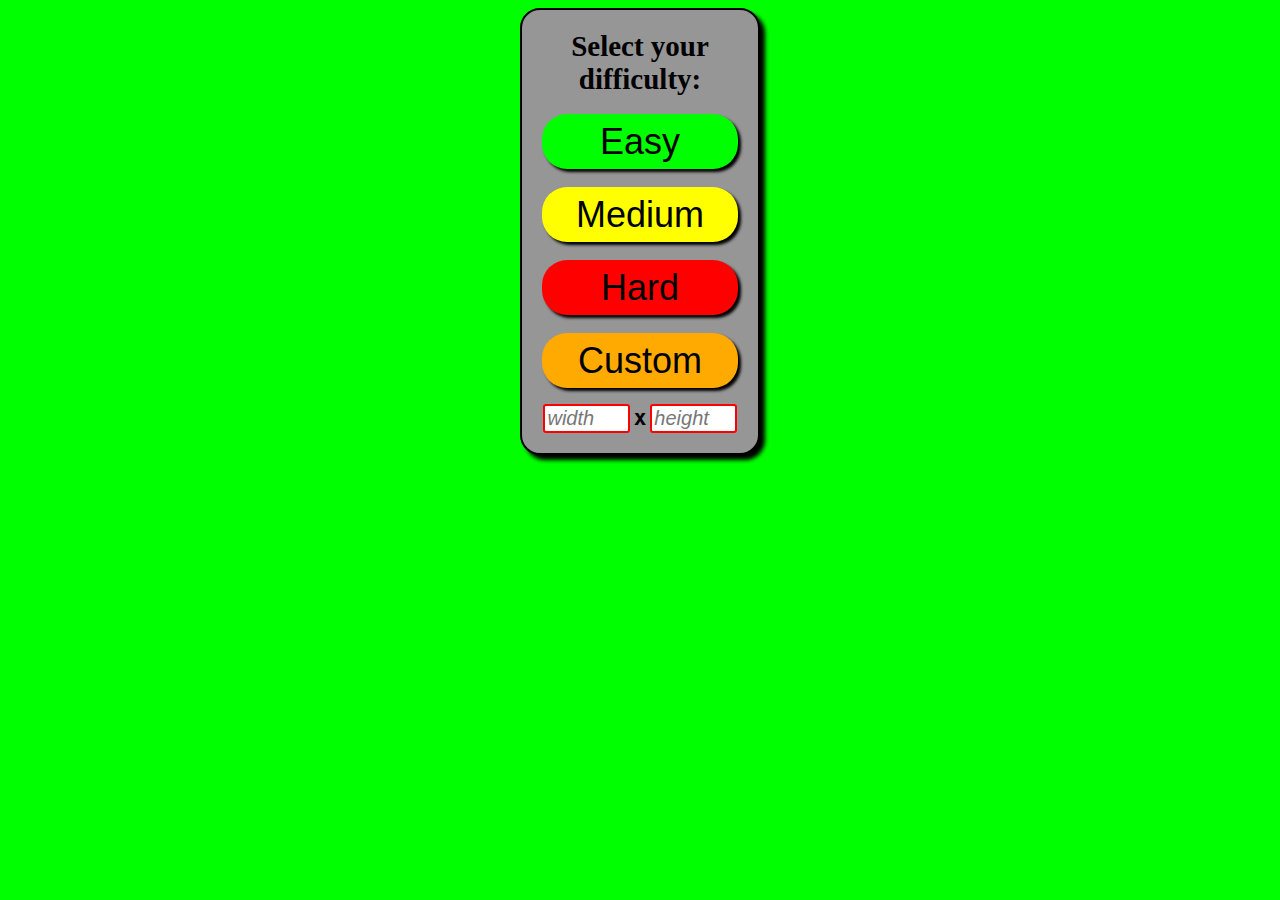
<file: Minesweeper.html>
<!DOCTYPE html>
<html lang="en">
<head>
    <meta charset="UTF-8">
    <meta name="viewport" content="width=device-width, initial-scale=1.0">
    <title>Mine sweeper</title>

    <link rel="shortcut icon" href="[data-uri]">
    <link rel="apple-touch-icon" href="[data-uri]">
    <style>
      * {
    box-sizing:border-box;
    user-select:none;}

body {
    background:#0f0;}

#start {
    background:#969696;
    position:relative;
    padding:20px;
    width:240px;
    border-radius:20px;
    border:2px solid black;
    margin:0 auto;
    text-align:center;
    cursor:default;
    box-shadow:5px 5px 4px;}
#start p {
    font-size:29px;
    display:inline;
    margin-top:30px;
    font-family:serif;
    font-weight:bold;}
button {
    border:0;
    border-radius:25px;
    display:block;
    margin:18px auto 16px;
    width:100%;
    height:55px;
    font-size:36px;
    box-shadow:3px 3px 3px;
    cursor:pointer;
    text-align:center;
    transition: 0.1s, background 0.2s;}
button:not([data-valid="false"] .create):active{
    box-shadow:1px 1px 1px;
    transform:translate(2px, 2px);
    transition:0.1s;}
button:hover {
    transition:0.2s;}
[data-valid="false"] .create {
    cursor:not-allowed;}
input {
    font-size:20px;
    width:44%;
    border:2px solid rgba(0, 0, 0, 0);
    border-radius:3px;}
input:invalid {
    border:2px solid red;}
input::placeholder {
    color:#777;
    font-style:italic;}
.by {
    font-family:monospace;
    font-weight:bold;
    font-size:21px;}
.green {
    background:#0f0;}
.yellow {
    background:#ff0;}
.red {
    background:#f00;}
.create {
    background:#fa0;}
.green:hover {
    background:#0c0;}
.yellow:hover {
    background:#cc0;}
.red:hover {
    background:#c00;}
.create:hover {
    background:#c70;}

#end {
    position:fixed;
    left:0px;
    top:0px;
    width:100%;
    height:100%;
    top:50%;
    transform:translateY(-50%);
    text-align:center;
    font-size:140px;
    font-family:serif;
    font-weight:bold;
    z-index:1;
    display:inline;}
#end[data-show="false"] {
    display:none;}
#end p {
    line-height:50%;}
#end p:hover {
    opacity:0.7;}

#board {
    border: 5px solid #080;
    border-radius:5px;
    box-sizing: content-box;
    margin:0 auto;
    position:relative;}
.block {
    background:#999;
    border-width:5px;
    border-style:solid;
    border-color:#bbb #666 #555 #aaa;
    padding:0px;
    position:absolute;
    text-align:center;
    line-height:40px;
    font-weight:bold;
    cursor:pointer;}
.block:not([data-clicked="true"]) {
    border-radius:0px;}
.block[data-clicked="true"] {
    background:#fff;
    border:1px solid #666;}
.block[data-clicked="true"][data-bomb="true"] {
    background-image:conic-gradient(yellow, red, yellow, red, yellow, red, yellow, red, yellow, red, yellow, red, yellow);
    position:normal;
    border-radius:0px;
    animation:explode 0.2s 1;
    animation-timing-function:ease;}
@keyframes explode {
    0% {
        width:10%;
        height:10%;
        left:0px;
        top:0px;
        margin:0 90% 50% 0;
        position:fixed;
        border:none;
        z-index:9999;
        box-sizing:content-box;
    }
    50% {
        width:100%;
        height:100%;
        left:0px;
        top:0px;
        margin:0;
        position:fixed;
        border:none;
        z-index:9999;
        box-sizing:content-box;
    }
    100% {
        width:30%;
        height:30%;
        left:0px;
        top:0px;
        margin:50% 0 0 70%;
        position:fixed;
        border:none;
        z-index:9999;
        box-sizing:content-box;
    }}
[data-flag-mode="true"] > .block[data-game-over="false"]:not([data-clicked="true"]):not([data-flagged="true"]) {
    background-size:contain;
    background-image:url("[data-uri]");}
.block[data-flagged="true"] {
    background-size:contain;
    background-image:url("[data-uri]");}
.block[data-game-over="true"][data-bomb="true"]:not([data-clicked="true"]) {
    border-radius:40px;
    border-color:#aaa #666 #666 #aaa;}
.block[data-game-over="true"][data-flagged="true"][data-bomb="false"]:not([data-clicked="true"]) {
    background-size:contain;
    background-image:url("[data-uri]");}
.block[data-bombs="1"] {
    color:#0000ff;}
.block[data-bombs="2"] {
    color:#00d154;}
.block[data-bombs="3"] {
    color:#ff0000;}
.block[data-bombs="4"] {
    color:#8600e6;}
.block[data-bombs="5"] {
    color:#c80000;}
.block[data-bombs="6"] {
    color:#820000;}
.block[data-bombs="7"] {
    color:#00f;}
.block[data-bombs="8"] {
    color:#0ff;}
</style>
    </head>
    <body>
    
    <div id="start">
        <p id="header">Select your difficulty:</p>
        <button class="green" onclick="start('easy')" title="10x10">Easy</button>
        <button class="yellow" onclick="start('medium')" title="20x20">Medium</button>
        <button class="red" onclick="start('hard')" title="30x30">Hard</button>
        <button class="create" onclick="start('custom')" title="width &times; height">Custom</button>
        <input pattern="^\d+$" maxlength="3" placeholder="width" required="required">
        <label class="by">x</label>
        <input pattern="^\d+$" maxlength="3" placeholder="height" required="required">
    </div>
    
    <div id="end" data-show="false"><p></p></div>
    
<script>

/** To be altered **/
var bombPercent = /* 1 in */ 4.5;
/** Not to be altered! **/
var height = 400;

var gameStarted = false;
var gameIsOver = false;
var won = false;
var blockSize = 38;
var flagMode = false;
var inputsValid = true;
var board = document.createElement("div");
var menu = document.querySelector("#start");
var endBox = document.querySelector("#end");
var endText = document.querySelector("#end > p");
var inputs = document.querySelectorAll("input");
var numBlocksX = 0;
var numBlocksY = 16;

var blocks = [];


function elt(type, child, ...props){
    var el = document.createElement(type);
    if(child) el.appendChild(child);
    return Object.assign(el, ...props);
}


function checkWin() {
    won = true;
    
    for(var i = 0; i < blocks.length; i++){
        for(var j = 0; j < blocks[0].length; j++){
            var b = blocks[i][j];
            
            if(b.bomb? !b.flagged : !b.clicked){
                won = false;
            }
        }
    }
    
    return won;
}

function checkBlocks() {
    if(checkWin()){
        endText.textContent = "You won!";
        endBox.setAttribute("data-show", "true");
        endText.style.color = "#00a";
    }else if(gameIsOver){
        endText.textContent = "You lost.";
        endBox.setAttribute("data-show", "true");
        endText.style.color = "#a00";
    }
}

function resetBlocks() {
    for(var i = 0; i < blocks.length; i++){
        for(var j = 0; j < blocks[0].length; j++){
            blocks[i][j].allclicked = false;
            blocks[i][j].setAttribute("data-game-over", gameIsOver);
        }
    }
    
    checkBlocks();
}

function validateInputs() {
    var allValid = true;
    
    for(var i = 0; i < inputs.length; i++){
        allValid = allValid && inputs[i].checkValidity();
    }

    menu.setAttribute("data-valid", allValid);
    
    return allValid;
}


var Block = (function(){
    var borderW = 10;
    var dirs = [
        [-1, +0],
        [+1, +0],
        [+0, -1],
        [+0, +1],
        [-1, -1],
        [+1, -1],
        [-1, +1],
        [+1, +1],
        ];
    
    var props = {
        className: "block",
        bombs: 0,
        flags: 0,
        showBomb: false,
        clicked: false,
        flagged: false,
        textContent: " ",
        onclick: function(event){
            this.clickOn("first", event.metaKey || event.ctrlKey || event.altKey || flagMode);
        }
    };
    
    function Block(i, j) {
        var newBlock = elt("div", null, Block.prototype, props, {
            i: i,
            j: j,
            bomb: Math.floor(Math.random()*bombPercent) === 1
        });
        
        
        newBlock.style.width = blockSize + "px";
        newBlock.style.height = blockSize + "px";
        newBlock.style.fontSize = blockSize * 0.8 + "px";
        newBlock.style.top = j * blockSize + "px";
        newBlock.style.left = i * blockSize + "px";
        newBlock.style.lineHeight = blockSize + "px";
        
        newBlock.setAttribute("data-bomb", newBlock.bomb);
        newBlock.setAttribute("data-flagged", false);
        
        return newBlock;
    }
    
    Block.prototype.clickOn = function(first, flag) {
        var i = this.i, j = this.j;
        
        if(flag){
            this.flag();
        }else{
            if(!this.flagged){
                this.clicked = true;
                this.setAttribute("data-clicked", true);
                
                if(this.bomb){
                    gameIsOver = true;
                    
                    for(var i = 0; i < blocks.length; i++){
                        for(var j = 0; j < blocks[0].length; j++){
                            blocks[i][j].onclick = function(){};
                        }
                    }
                    
                    if(first){
                        resetBlocks();
                    }
                }else{
                    this.textContent = this.bombs || " ";
                    this.clickAround();
                    if(first){
                        resetBlocks();
                    }
                }
            }
        }
    };
    
    Block.prototype.flag = function(){
        if(!this.clicked){
            this.flagged = !this.flagged;
            this.setAttribute("data-flagged", this.flagged);
            checkBlocks();
        }
    };
    
    Block.prototype.clickAround = function() {
        var i = this.i, j = this.j;
        
        this.setFlags();
        
        var click = function(x, y) {
            if(x >= 0 && x < numBlocksX && y >= 0 && y < numBlocksY && !blocks[y][x].flagged){
                var b = blocks[y][x];
                if(!b.allclicked){
                    b.allclicked = true;
                    
                    b.clickOn();
                }
            }
        };
        
        if(this.flags === this.bombs){
            for(var d = 0; d < dirs.length; d++){
                click(j + dirs[d][0], i + dirs[d][1]);
            }
        }
    };
    
    Block.prototype.setBombs = function() {
        var i = this.i, j = this.j;
        
        this.bombs = 0;
        
        for(var d = 0; d < dirs.length; d++){
            var x = j+dirs[d][0];
            var y = i+dirs[d][1];
            
            if(x >= 0 && x < numBlocksX && y >= 0 && y < numBlocksY){
                if(blocks[y][x].bomb){
                    this.bombs++;
                }
            }
        }
        
        this.setAttribute("data-bombs", this.bombs);
    };
    
    Block.prototype.setFlags = function() {
        var i = this.i, j = this.j;
        
        this.flags = 0;
        
        for(var d = 0; d < dirs.length; d++){
            var x = j+dirs[d][0];
            var y = i+dirs[d][1];
            
            if(x >= 0 && x < numBlocksX && y >= 0 && y < numBlocksY){
                if(blocks[y][x].flagged && !blocks[y][x].clicked){
                    this.flags++;
                }
            }
        }
    };
    
    return Block;
})();


function start(level) {
    if(level === "easy"){
        numBlocksX = 10;
        numBlocksY = 10;
    }else if(level === "medium"){
        numBlocksX = 20;
        numBlocksY = 20;
    }else if(level === "hard"){
        numBlocksX = 30;
        numBlocksY = 30;
    }else if(level === "custom"){
        if(!validateInputs()){
            return;
        }
        
        numBlocksX = Number(inputs[0].value);
        numBlocksY = Number(inputs[1].value);
        
        if(Number.isNaN(numBlocksX) || Number.isNaN(numBlocksY)){
            throw new Error("Invalid input.");
        }
    }

    this.disabled = true;
    
    menu.style.display = "none";
    
    board.id = "board";
    board.style.width = numBlocksX * blockSize +"px";
    board.style.height = numBlocksY * blockSize +"px";
    
    document.body.appendChild(board);
    
    for(var i = 0; i < numBlocksY; i++){
        var row = [];
        var tableRow = document.createElement("tr");
        
        for(var j = 0; j < numBlocksX; j++){
            var newB = Block(i, j);
            
            row.push(newB);
            board.appendChild(newB);
        }
        
        blocks.push(row);
    }
    
    for(var i = 0; i < blocks.length; i++){
        for(var j = 0; j < blocks[0].length; j++){
            blocks[i][j].setBombs();
        }
    }
    
    var emptyBlocks = [];
    for(var i = 0; i < blocks.length; i++){
        for(var j = 0; j < blocks[0].length; j++){
            var b = blocks[i][j];
            
            if(b.bombs === 0 && !b.bomb){
                emptyBlocks.push(b);
            }
        }
    }
    
    if(emptyBlocks.length){
        var randomBlock = emptyBlocks[Math.floor(Math.random() * emptyBlocks.length)];
        randomBlock.clickOn("start", false);
        randomBlock.scrollIntoView(false);
    }else{
        for(var i = 0; i < blocks.length; i++){
            for(var j = 0; j < blocks[0].length; j++){
                if(blocks[i][j].bomb){
                    blocks[i][j].flag();
                }
            }
        }
    }
}

inputs[0].addEventListener("input", validateInputs);

inputs[1].addEventListener("input", validateInputs);

window.addEventListener("keyup", function(event){
    board.setAttribute("data-flag-mode", Boolean(flagMode ^= event.key === "Alt"));
    event.preventDefault();
});

validateInputs();
</script>
    </body>
</html>
</file>
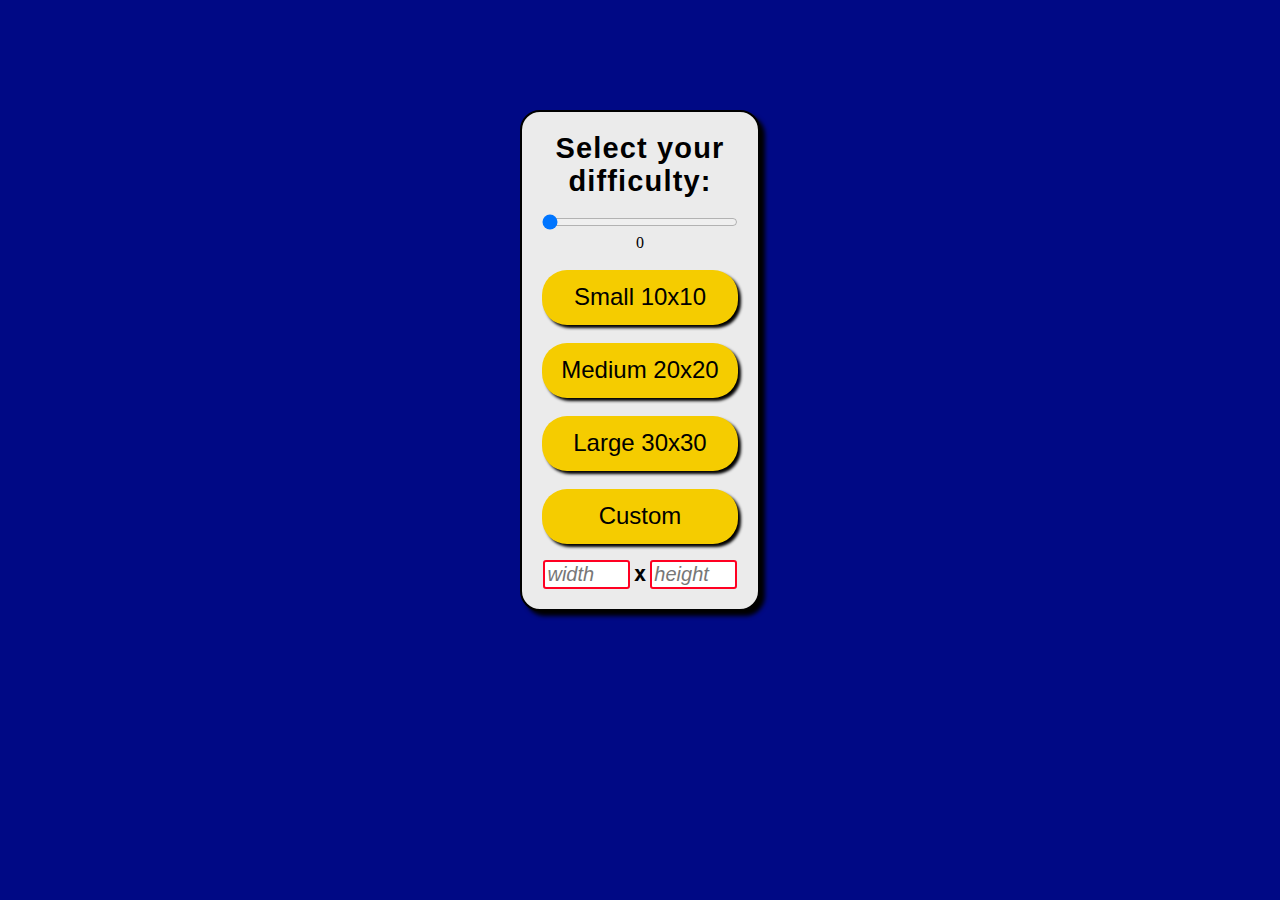
<file: minesweeper.html>
<!DOCTYPE html>
<html lang="en">
<head>
    <meta charset="UTF-8">
    <meta name="viewport" content="width=device-width, initial-scale=1.0">
    <meta http-equiv="refresh" content="0; URL=https://elijahashw.github.io/minesweeper/index.html">
    <title>Mine sweeper</title>

    <link rel="shortcut icon" href="[data-uri]">
    <link rel="apple-touch-icon" href="[data-uri]">
    <style>
/* Importing fonts */
@import url('https://fonts.googleapis.com/css2?family=Faster+One&family=Sarabun&display=swap');

/* Universal styles */
* {
    box-sizing:border-box;
    -webkit-user-select: none;
    -ms-user-select: none;
    user-select:none;}

body {
    width: 100vw;
    height: 100vh;
    margin: 0;
    display: flex;
    justify-content: center;
    align-items: center;
    background:#000985;}

/* Start screen styles */
#start {
    background:#ebebeb;
    position:relative;
    padding:20px;
    width:240px;
    border-radius:20px;
    border:2px solid black;
    text-align:center;
    cursor:default;
    margin-bottom: 20vh;
    box-shadow:5px 5px 4px;}
#start p {
    font-size: 29px;
    display: inline;
    margin-top: 30px;
    font-family: 'Sarabun', sans-serif;
    letter-spacing: 0.04em;
    font-weight: bold;}
#difficulty {
    display: inline-block;
    margin: 16px auto 0;
    width: 100%;
}
button {
    color: black;
    background: #f5cc00;
    border: 0px solid transparent;
    border-radius: 25px;
    display: block;
    margin: 18px auto 16px;
    width: 100%;
    height: 55px;
    font-size: 24px;
    box-shadow: 3px 3px 3px;
    cursor: pointer;
    text-align: center;
    font-family: 'Calibri', 'Arial', sans-serif;
    transition: 0.1s, background 0.2s;}
button:hover {
    background: #d8a900;
    transition:0.2s;}
button:not([data-valid="false"] .create):active{
    box-shadow:1px 1px 1px;
    transform:translate(2px, 2px);
    transition:0.1s;}
[data-valid="false"] .create {
    cursor:not-allowed;}
.size {
    font-size:20px;
    width:44%;
    border:2px solid rgba(0, 0, 0, 0);
    border-radius:3px;}
.size:invalid {
    border:2px solid #ff0022;}
.size::placeholder {
    color:#777;
    font-style:italic;}
.by {
    font-family:monospace;
    font-weight:bold;
    font-size:21px;}

/* End screen styles */
#end {
    position:fixed;
    left:0px;
    top:0px;
    width:100%;
    height:100%;
    top:50%;
    transform:translateY(-50%);
    text-align:center;
    font-size:140px;
    font-family:serif;
    font-weight:bold;
    z-index:1;
    display:inline;
    background: #0008;}
#end[data-show="false"] {
    display:none;}
#end p {
    line-height:50%;}
#end p:hover {
    opacity:0.7;}


/* Game board styles */
#board {
    border: 5px solid #d8a900;
    border-radius: 5px;
    box-sizing: content-box;
    margin:0 auto;
    position:relative;}
.block {
    background:#777;
    border-width:5px;
    border-style:solid;
    border-color:#999 #444 #333 #888;
    padding:0px;
    position:absolute;
    text-align:center;
    line-height:40px;
    font-weight:bold;
    cursor:pointer;}
.block:not([data-clicked="true"]) {
    border-radius:0px;}
.block[data-clicked="true"] {
    background:#fff;
    border:1px solid #666;}
.block[data-clicked="true"][data-bomb="true"] {
    background-image:conic-gradient(yellow, red, yellow, red, yellow, red, yellow, red, yellow, red, yellow, red, yellow);
    position:normal;
    border-radius:0px;
    animation:explode 0.2s 1;
    animation-timing-function:ease;}
@keyframes explode {
    0% {
        width:10%;
        height:10%;
        left:0px;
        top:0px;
        margin:0 90% 50% 0;
        position:fixed;
        border:none;
        z-index:9999;
        box-sizing:content-box;
    }
    50% {
        width:100%;
        height:100%;
        left:0px;
        top:0px;
        margin:0;
        position:fixed;
        border:none;
        z-index:9999;
        box-sizing:content-box;
    }
    100% {
        width:30%;
        height:30%;
        left:0px;
        top:0px;
        margin:50% 0 0 70%;
        position:fixed;
        border:none;
        z-index:9999;
        box-sizing:content-box;
    }}
[data-flag-mode="true"] > .block[data-game-over="false"]:not([data-clicked="true"]):not([data-flagged="true"]) {
    background-size:contain;
    background-image:url("[data-uri]");}
.block[data-flagged="true"] {
    background-size:contain;
    background-image:url("[data-uri]");}
.block[data-game-over="true"][data-bomb="true"]:not([data-clicked="true"]) {
    border-radius:40px;
    border-color:#888 #444 #444 #888;}
.block[data-game-over="true"][data-flagged="true"][data-bomb="false"]:not([data-clicked="true"]) {
    background-size:contain;
    background-image:url("[data-uri]");}
.block[data-bombs="1"] {
    color:#0000ff;}
.block[data-bombs="2"] {
    color:#00d154;}
.block[data-bombs="3"] {
    color:#ff0000;}
.block[data-bombs="4"] {
    color:#8600e6;}
.block[data-bombs="5"] {
    color:#c80000;}
.block[data-bombs="6"] {
    color:#820000;}
.block[data-bombs="7"] {
    color:#00f;}
.block[data-bombs="8"] {
    color:#0ff;}
</style>
    </head>
    <body>
    
        <div id="start">
            <p id="header">Select your difficulty:</p>
            <input id="difficulty" type="range" min="0" max="100" value="30"><label id="difficulty-label">30</label>
            <button class="green" onclick="start('easy')">Small 10x10</button>
            <button class="yellow" onclick="start('medium')">Medium 20x20</button>
            <button class="red" onclick="start('hard')">Large 30x30</button>
            <button class="create" onclick="start('custom')" title="width &times; height">Custom</button>
            <input class="size" pattern="^\d+$" maxlength="3" placeholder="width" required="required">
            <label class="by">x</label>
            <input class="size" pattern="^\d+$" maxlength="3" placeholder="height" required="required">
        </div>
    
        <div id="end" data-show="false"><p></p></div>
    
<script>
let gameStarted = false;
let gameIsOver = false;
let won = false;
let blockSize = 38;
let flagMode = false;
let inputsValid = true;
let board = document.createElement("div");
let menu = document.querySelector("#start");
let endBox = document.querySelector("#end");
let endText = document.querySelector("#end > p");
let inputs = document.querySelectorAll(".size");
let difficulty = document.querySelector("#difficulty");
let difficultyLabel = document.querySelector("#difficulty-label");
let numBlocksX = 0;
let numBlocksY = 16;

let blocks = [];
let dirs = [
    [-1, +0],
    [+1, +0],
    [+0, -1],
    [+0, +1],
    [-1, -1],
    [+1, -1],
    [-1, +1],
    [+1, +1],
    ];

function checkWin() {
    won = true;
    
    for(let i = 0; i < blocks.length; i++){
        for(let j = 0; j < blocks[0].length; j++){
            let b = blocks[i][j];
            
            if(b.bomb? !b.flagged : !b.clicked){
                won = false;
            }
        }
    }
    
    return won;
}

function checkBlocks() {
    if (checkWin()) {
        endText.textContent = "You won!";
        endBox.setAttribute("data-show", "true");
        endText.style.color = "#f5cc00";
    }else if (gameIsOver) {
        endText.textContent = "You lost.";
        endBox.setAttribute("data-show", "true");
        endText.style.color = "#ff0022";
    }
}

function resetBlocks() {
    for(let i = 0; i < blocks.length; i++){
        for(let j = 0; j < blocks[0].length; j++){
            blocks[i][j].allClicked = false;
            blocks[i][j].element.setAttribute("data-game-over", gameIsOver);
        }
    }
    
    checkBlocks();
}

function validateInputs() {
    let allValid = true;
    
    for(let i = 0; i < inputs.length; i++){
        allValid &&= inputs[i].checkValidity();
    }

    menu.setAttribute("data-valid", allValid);
    
    return allValid;
}


class Block {    
    constructor(i, j) {
        Object.assign(this, {
            i: i,
            j: j,
            element: document.createElement("div"),
            flags: 0,
            bombs: 0,
            showBomb: false,
            _bomb: false,
            _clicked: false,
            _flagged: false,
            allClicked: false,
            timeout: undefined,
        });

        Object.defineProperties(this, {
            bomb: {
                get: () => {
                    return this._bomb;
                },
                set: bomb => {
                    this._bomb = Boolean(bomb);
                    this.element.setAttribute("data-bomb", bomb);
                }
            },
            flagged: {
                get: () => {
                    return this._flagged;
                },
                set: flagged => {
                    this._flagged = Boolean(flagged);
                    this.element.setAttribute("data-flagged", flagged);
                }
            },
            clicked: {
                get: () => {
                    return this._clicked;
                },
                set: clicked => {
                    this._clicked = Boolean(clicked);
                    this.element.setAttribute("data-clicked", clicked);
                }
            },
        })

        let curThis = this;
        Object.assign(this.element, {
            className: "block",
            textContent: " ",
            onmousedown: event => curThis.onmousedown(event),
            onmouseup: event => curThis.onmouseup(event),
            ontouchstart: event => curThis.ontouchstart(event),
            ontouchend: event => curThis.ontouchend(event),
        });
        
        Object.assign(this.element.style, {
            width: blockSize + "px",
            height: blockSize + "px",
            fontSize: blockSize * 0.8 + "px",
            top: j * blockSize + "px",
            left: i * blockSize + "px",
            lineHeight: blockSize + "px",
        });
        
        this.bomb = this.bomb;
        this.flagged = this.flagged;
        this.clicked = this.clicked;
    }

    onmousedown() {
        if (!this.timeout && !gameIsOver) {
            let curThis = this;
            this.timeout = setTimeout(() => {
                curThis.timeout = undefined;
                curThis.clickOn("first", true);
            }, 400);
        }
    }

    onmouseup(event) {
        if (this.timeout && !gameIsOver) {
            clearTimeout(this.timeout);
            this.timeout = undefined;
            this.clickOn("first", event.metaKey || event.ctrlKey || event.altKey || event.shiftKey || flagMode);
        }
    }

    ontouchstart(event) {
        event.preventDefault();
        if (!this.timeout && !gameIsOver) {
            let curThis = this;
            this.timeout = setTimeout(() => {
                curThis.timeout = undefined;
                curThis.clickOn("first", true);
            }, 400);
        }
    }

    ontouchend(event) {
        event.preventDefault();
        if (this.timeout && !gameIsOver) {
            clearTimeout(this.timeout);
            this.timeout = undefined;
            this.clickOn("first", event.metaKey || event.ctrlKey || event.altKey || event.shiftKey || flagMode);
        }
    }

    setBomb(value) {
        this.bomb = value;
    }

    clickOn(first, flag) {
        if (flag) {
            this.flag();
        } else {
            if (!this.flagged) {
                this.clicked = true;
                
                if (this.bomb) {
                    gameIsOver = true;
                    
                    if (first) {
                        resetBlocks();
                    }
                } else {
                    this.element.textContent = this.bombs || " ";
                    this.clickAround();

                    if (first) {
                        resetBlocks();
                    }
                }
            }
        }
    }
    
    flag() {
        if (!this.clicked) {
            this.flagged = !this.flagged;
            checkBlocks();
        }
    }
    
    clickAround() {
        let i = this.i, j = this.j;
        
        this.setFlags();
        
        let click = (x, y) => {
            if (x >= 0 && x < numBlocksX && y >= 0 && y < numBlocksY && !blocks[y][x].flagged) {
                if (!blocks[y][x].allClicked) {
                    blocks[y][x].allClicked = true;
                    blocks[y][x].clickOn();
                }
            }
        };
        
        if (this.flags === this.bombs) {
            for (let d = 0; d < dirs.length; d++) {
                click(j + dirs[d][0], i + dirs[d][1]);
            }
        }
    }
    
    setBombs() {
        let i = this.i, j = this.j;
        
        this.bombs = 0;
        for (let d = 0; d < dirs.length; d++) {
            let x = j + dirs[d][0];
            let y = i + dirs[d][1];
            
            if (x >= 0 && x < numBlocksX && y >= 0 && y < numBlocksY) {
                if (blocks[y][x].bomb) {
                    this.bombs++;
                }
            }
        }
        
        this.element.setAttribute("data-bombs", this.bombs);
    }
    
    setFlags() {
        let i = this.i, j = this.j;
        
        this.flags = 0;
        
        for (let d = 0; d < dirs.length; d++) {
            let x = j+dirs[d][0];
            let y = i+dirs[d][1];
            
            if (x >= 0 && x < numBlocksX && y >= 0 && y < numBlocksY) {
                if (blocks[y][x].flagged && !blocks[y][x].clicked) {
                    this.flags++;
                }
            }
        }
    }
}


function start(level) {
    if (level === "easy") {
        numBlocksX = 10;
        numBlocksY = 10;
    } else if (level === "medium") {
        numBlocksX = 20;
        numBlocksY = 20;
    } else if (level === "hard") {
        numBlocksX = 30;
        numBlocksY = 30;
    } else if (level === "custom") {
        if (!validateInputs()) {
            return;
        }
        
        numBlocksX = Number(inputs[0].value);
        numBlocksY = Number(inputs[1].value);
        
        if (Number.isNaN(numBlocksX) || Number.isNaN(numBlocksY)) {
            throw new Error("Invalid input.");
        }
    }

    let totalBlocks = numBlocksX * numBlocksY;

    this.disabled = true;
    
    menu.style.display = "none";
    
    board.id = "board";
    board.style.width = numBlocksX * blockSize +"px";
    board.style.height = numBlocksY * blockSize +"px";
    
    document.body.appendChild(board);
    
    for (let i = 0; i < numBlocksY; i++) {
        let row = [];
        
        for (let j = 0; j < numBlocksX; j++) {
            let newBlock = new Block(i, j);
            
            row.push(newBlock);
            board.appendChild(newBlock.element);
        }
        
        blocks.push(row);
    }

    let bombArray = Array(totalBlocks);
    for (let i = 0; i < bombArray.length; i++) {
        bombArray[i] = i < totalBlocks * difficulty.value / 100;
    }

    for (let i = 0; i < bombArray.length; i++) {
        let randIndex = Math.floor(Math.random() * bombArray.length);
        let temp = bombArray[i];
        bombArray[i] = bombArray[randIndex];
        bombArray[randIndex] = temp;
    }

    for (let i = 0; i < bombArray.length; i++) {
        let y = Math.floor(i / numBlocksX), x = i % numBlocksX;
        if (bombArray[i]) blocks[y][x].setBomb(true);
    }
    
    for (let i = 0; i < blocks.length; i++) {
        for (let j = 0; j < blocks[i].length; j++) {
            blocks[i][j].setBombs();
        }
    }
    
    let emptyBlocks = [];
    for (let i = 0; i < blocks.length; i++) {
        for (let j = 0; j < blocks[i].length; j++) {
            if (blocks[i][j].bombs === 0 && !blocks[i][j].bomb) {
                emptyBlocks.push(blocks[i][j]);
            }
        }
    }
    
    if (emptyBlocks.length) {
        let randomBlock = emptyBlocks[Math.floor(Math.random() * emptyBlocks.length)];
        randomBlock.clickOn("start", false);
        randomBlock.element.scrollIntoView(false);
    } else {
        for (let i = 0; i < blocks.length; i++) {
            for (let j = 0; j < blocks[i].length; j++) {
                if (blocks[i][j].bomb) {
                    blocks[i][j].flag();
                }
            }
        }
    }
}

function onDifficultyInput() {
    difficultyLabel.textContent = this.value;
    localStorage.setItem("difficulty", String(this.value));
}

difficulty.addEventListener("input", onDifficultyInput);

inputs[0].addEventListener("input", validateInputs);

inputs[1].addEventListener("input", validateInputs);

window.addEventListener("keyup", function(event){
    board.setAttribute("data-flag-mode", Boolean(flagMode ^= !(event.key === "Control" || event.key === "Meta")));
    event.preventDefault();
});

validateInputs();

let curDifficulty = Number(localStorage.getItem("difficulty"));
if (curDifficulty || curDifficulty === 0) {
    difficulty.value = curDifficulty;
    onDifficultyInput.call(difficulty);
}
</script>
    </body>
</html>
</file>
<file: game-of-life-maybebetter/style.css>
* {
    box-sizing: border-box;
}

body {
    background: #111111;
    color: #ccc;
}

canvas {
    background: #efefef;
    cursor: pointer;
}

textarea {
    width: 620px;
    height: 51px;
    color: #000;
    font-family: monospace;
}

textarea::placeholder {
    color: #888;
    font-style: italic;
}

canvas, i {
    display: block;
}

#seperator {
    display: block;
    height: 50px;
}

.input-wrapper {
    display: inline;
    position: relative;
}

.input-wrapper > input + label {
    position: absolute;
    top: 50%;
    left: 50%;
    transform: translateX(-50%);
    white-space: nowrap;
}

button, select, input {
    border-radius: 4px;
    border: 1px solid black;
    cursor: pointer;
    background-color: #777;
}

select {
    background-color: #333;
    color: inherit;
}

button.underline::first-letter {
    text-decoration: underline;
}

button {
    margin-right: 2px;
    box-shadow: 1px 1px 0px #888;
}

button:active {
    box-shadow: 0px 0px 0px #888;
    transform: translate(1px, 1px);
}

#counter {
    display: inline;
    font-family: sans-serif;
}

#next {
    background: #aee;
}

#randomize {
    background: #e0f;
}

#clear {
    background: #ff0;
}

#start {
    background: #0cf600;
}

#stop {
    background: #ff511c;
}

#back {
    background: #00ffa6;
}

#part-button-wrapper {
    margin-left: 20px;
    margin-top: 9px;
    border-radius: 6px;
    border: solid 1.5px #555;
    padding: 1px 2px 3px 3px;
    display: inline-block;
    white-space: nowrap;
}

#part-button-wrapper button {
    background: #80bbff;
}

#source {
    margin-top: 20px;
}

#spacer {
    height: 70px;
    visibility: hidden;
}

:link {
    color: #5a5aff;
}

:visited {
    color: #a352ec;
}

:link:active, :visited:active {
    color: #ff090d;
}

dialog {
    text-align: center;
    background: #111;
    color: #eee;
    border: 2px solid #444;
    border-radius: 20px;
}

dialog h3 {
    margin-top: 0px;
}

dialog#periodResult div {
    margin: 0px;
    padding: 0px;
}
</file>
<file: game-of-life-new/style.css>
* {
    box-sizing: border-box;
}

body {
    background: #111111;
    color: #ccc;
}

canvas {
    background: #efefef;
    cursor: pointer;
}

textarea {
    width: 620px;
    height: 51px;
    color: #000;
    font-family: monospace;
}

textarea::placeholder {
    color: #888;
    font-style: italic;
}

canvas, i {
    display: block;
}

#seperator {
    display: block;
    height: 50px;
}

.input-wrapper {
    display: inline;
    position: relative;
}

.input-wrapper > input + label {
    position: absolute;
    top: 50%;
    left: 50%;
    transform: translateX(-50%);
    white-space: nowrap;
}

button, select, input {
    border-radius: 4px;
    border: 1px solid black;
    cursor: pointer;
    background-color: #777;
}

select {
    background-color: #333;
    color: inherit;
}

button.underline::first-letter {
    text-decoration: underline;
}

button {
    margin-right: 2px;
    box-shadow: 1px 1px 0px #888;
}

button:active {
    box-shadow: 0px 0px 0px #888;
    transform: translate(1px, 1px);
}

#counter {
    display: inline;
    font-family: sans-serif;
}

#next {
    background: #aee;
}

#randomize {
    background: #e0f;
}

#clear {
    background: #ff0;
}

#start {
    background: #0cf600;
}

#stop {
    background: #ff511c;
}

#back {
    background: #00ffa6;
}

#part-button-wrapper {
    margin-left: 20px;
    margin-top: 9px;
    border-radius: 6px;
    border: solid 1.5px #555;
    padding: 1px 2px 3px 3px;
    display: inline-block;
    white-space: nowrap;
}

#part-button-wrapper button {
    background: #80bbff;
}

#source {
    margin-top: 20px;
}

#spacer {
    height: 70px;
    visibility: hidden;
}

:link {
    color: #5a5aff;
}

:visited {
    color: #a352ec;
}

:link:active, :visited:active {
    color: #ff090d;
}

dialog {
    text-align: center;
    background: #111;
    color: #eee;
    border: 2px solid #444;
    border-radius: 20px;
}

dialog h3 {
    margin-top: 0px;
}

dialog#periodResult div {
    margin: 0px;
    padding: 0px;
}
</file>
<file: jumphase/resources/static_character_styles.css>
/* Universal Styles */
* {
    box-sizing: border-box;
}

body {
    background: #000;
}

/* Main game styles */
.wrapper {
    position: relative;
    background: #000;
    font-family: sans-serif;
}

.game {
    overflow: hidden;
    position: absolute;
    --wall-border-width: 4px;
}

.level-text {
    color: #686868;
    position: absolute;
    z-index: 999;
    font-weight: bold;
}

/* Menu styles */
.menu {
    position: absolute;
    overflow-y: auto;
    top: 50%;
    left: 50%;
    transform: translate(-50%, -50%);
}

.levels-wrapper {
    padding: 0;
    margin-bottom: -6px;
}

.menu-text {
    color: black;
    position: absolute;
    z-index: 999;
    transform: translateY(-25%);
}

/* Menu item styles */
.menu-item {
    box-sizing: content-box;
    background-color: #35a6ca;
    border-style: solid;
    border-color: transparent;
    position: absolute;
    border-radius: 25%;
    text-align: center;
    font-weight: bold;
    line-height: 1.5em;
    color: black;
}

.menu-item.selected {
    border-style: dashed;
    border-color: white;
}

.menu-item[data-status="0"] {
    color: transparent;
    background-color: #ca3535;
}

.menu-item[data-status="0"]::after {
    position: absolute;
    top: 0px;
    left: 0px;
    width: 100%;
    height: 100%;
    color: black;
    content: "🔒";
}

.menu-item[data-status="1"] {
    background-color: #cac135;
}

.menu-item[data-status="2"] {
    background-color: #35a6ca;
}

/* End text styles */
.end {
    color: white;
    position: absolute;
    top: 0px;
    left: 0px;
    z-index: 9999;
    text-align: center;
}

/* End of level styles*/
.explode-wrapper {
    position: absolute;
    left: 0px;
    top: 0px;
    background: #00000000;
}

.explode-dot {
    border-radius: 50%;
    background: white;
    position: absolute;
}

/* Fade overlay styles */
.fade-overlay {
    z-index: 999999;
    background: black;
    position: fixed;
    left: 0;
    top: 0;
    width: 100%;
    height: 100%;
    pointer-events: none;
}

/* Game level background styles */
.background {
    background: #888;
    table-layout: fixed;
    border-spacing: 0;
}

.empty[data-number="0"],
.wall[data-number="0"] {
    background: #13131b;
}

.empty[data-number="1"],
.wall[data-number="1"] {
    background: #04040a;
}

/* Square red wall styles */
.squareRed {
    background: #701212;
    border-width: var(--wall-border-width);
    border-style: solid;
    border-color: #df0000;
}

/* Wall styles */
.wall {
    position: relative;
}

/* Wall edge styles */
.wall::before {
    box-sizing: border-box;
    position: absolute;
    content: "";
    background: #d4d4d4;
    top: 0%;
    left: 0%;
    width: 100%;
    height: 100%;
    border: 0px solid #656565;
    border-top-left-radius: 0px;
    border-top-right-radius: 0px;
    border-bottom-left-radius: 0px;
    border-bottom-right-radius: 0px;
}

.wall.up::before {
    border-top-width: var(--wall-border-width);
}

.wall.down::before {
    border-bottom-width: var(--wall-border-width);
}

.wall.left::before {
    border-left-width: var(--wall-border-width);
}

.wall.right::before {
    border-right-width: var(--wall-border-width);
}

.wall.up.left::before {
    border-top-left-radius: var(--wall-border-width);
}

.wall.up.right::before {
    border-top-right-radius: var(--wall-border-width);
}

.wall.down.left::before {
    border-bottom-left-radius: var(--wall-border-width);
}

.wall.down.right::before {
    border-bottom-right-radius: var(--wall-border-width);
}

/* Wall corner styles */
.wall::after {
    content: "";
    position: absolute;
    top: 0%;
    left: 0%;
    width: 100%;
    height: 100%;
    background-color: transparent;
    background-size: contain;
    background-repeat: no-repeat;
    --tl: url("data:image/svg+xml,%3Csvg%20width%3D'20'%20height%3D'20'%20xmlns%3D'http%3A%2F%2Fwww.w3.org%2F2000%2Fsvg'%3E%3Ccircle%20r%3D'2'%20cx%3D'0'%20cy%3D'0'%20fill%3D'%23656565'%2F%3E%3C%2Fsvg%3E");
    --tr: url("data:image/svg+xml,%3Csvg%20width%3D'20'%20height%3D'20'%20xmlns%3D'http%3A%2F%2Fwww.w3.org%2F2000%2Fsvg'%3E%3Ccircle%20r%3D'2'%20cx%3D'20'%20cy%3D'0'%20fill%3D'%23656565'%2F%3E%3C%2Fsvg%3E");
    --bl: url("data:image/svg+xml,%3Csvg%20width%3D'20'%20height%3D'20'%20xmlns%3D'http%3A%2F%2Fwww.w3.org%2F2000%2Fsvg'%3E%3Ccircle%20r%3D'2'%20cx%3D'0'%20cy%3D'20'%20fill%3D'%23656565'%2F%3E%3C%2Fsvg%3E");
    --br: url("data:image/svg+xml,%3Csvg%20width%3D'20'%20height%3D'20'%20xmlns%3D'http%3A%2F%2Fwww.w3.org%2F2000%2Fsvg'%3E%3Ccircle%20r%3D'2'%20cx%3D'20'%20cy%3D'20'%20fill%3D'%23656565'%2F%3E%3C%2Fsvg%3E");
    background-image: none;
}

.wall.tr::after {
    background-image: var(--tr);
}

.wall.tl::after {
    background-image: var(--tl);
}

.wall.br::after {
    background-image: var(--br);
}

.wall.bl::after {
    background-image: var(--bl);
}

.wall.tr.br::after {
    background-image: var(--tr), var(--br);
}

.wall.tr.bl::after {
    background-image: var(--tr), var(--bl);
}

.wall.tl.tr::after {
    background-image: var(--tl), var(--tr);
}

.wall.tl.br::after {
    background-image: var(--tl), var(--br);
}

.wall.tl.bl::after {
    background-image: var(--tl), var(--bl);
}

.wall.bl.br::after {
    background-image: var(--bl), var(--br);
}

.wall.tr.bl.br::after {
    background-image: var(--tr), var(--bl), var(--br);
}

.wall.tl.tr.br::after {
    background-image: var(--tl), var(--tr), var(--br);
}

.wall.tl.tr.bl::after {
    background-image: var(--tl), var(--tr), var(--bl);
}

.wall.tl.bl.br::after {
    background-image: var(--tl), var(--bl), var(--br);
}

.wall.tl.tr.bl.br::after {
    background-image: var(--tl), var(--tr), var(--bl), var(--br);
}
</file>
<file: jumphase/resources/actor_styles.css>
/* Generic Actor styles */
.actor {
    position: absolute;
    background-color: #aaa;
}

/* Collectable actor styles */
.collectable.key {
    background: #e4e400;
    border-radius: 50%;
}

.collectable.key.flash {
    background: #b2b200;
}

.collectable.jumpBoost {
    background-color: transparent;
    background-size: contain;
    background-repeat: no-repeat;
    background-image: url("data:image/svg+xml,%3Csvg%20width%3D'100'%20height%3D'100'%20xmlns%3D'http%3A%2F%2Fwww.w3.org%2F2000%2Fsvg'%3E%3Cpolygon%20points%3D'50%2C10%2010%2C50%2090%2C50'%20fill%3D'%2300b800'%2F%3E%3Crect%20x%3D'40'%20y%3D'40'%20width%3D'20'%20height%3D'50'%20fill%3D'%2300b800'%2F%3E%3C%2Fsvg%3E");
}

.collectable.clearRed {
    background-color: transparent;
    width: var(--w);
    border-width: calc(var(--w) * 0.15);
    border-style: solid;
    border-color: #ff0000;
    transform: rotate(var(--angle));
}

.collectable.clearRed::after {
    content: "";
    box-sizing: border-box;
    position: absolute;
    background-color: transparent;
    width: calc(var(--w) * 0.7  / sqrt(2));
    height: calc(var(--w) * 0.7 / sqrt(2));
    left: calc(var(--w) * 0.7 * (1 - 1 / sqrt(2)) / 2);
    top: calc(var(--w) * 0.7 * (1 - 1 / sqrt(2)) / 2);
    border: inherit;
    transform: rotate(calc(var(--angle) * -2));
}

.collectable.noCross {
    background-color: transparent;
    background-size: contain;
    background-repeat: no-repeat;
    background-image: url("data:image/svg+xml,%3Csvg%20width%3D'100'%20height%3D'100'%20xmlns%3D'http%3A%2F%2Fwww.w3.org%2F2000%2Fsvg'%3E%3Ccircle%20r%3D'40'%20cx%3D'50'%20cy%3D'50'%20stroke%3D'%2300b8b8'%20stroke-width%3D'10'%20fill%3D'transparent'%2F%3E%3Cline%20x1%3D'30'%20y1%3D'50'%20x2%3D'70'%20y2%3D'50'%20stroke%3D'%2300b8b8'%20stroke-width%3D'10'%20stroke-linecap%3D'round'%2F%3E%3C%2Fsvg%3E");
}

.collectable.allowCross {
    background-color: transparent;
    background-size: contain;
    background-repeat: no-repeat;
    background-image: url("data:image/svg+xml,%3Csvg%20width%3D'100'%20height%3D'100'%20xmlns%3D'http%3A%2F%2Fwww.w3.org%2F2000%2Fsvg'%3E%3Ccircle%20r%3D'40'%20cx%3D'50'%20cy%3D'50'%20stroke%3D'%2300b8b8'%20stroke-width%3D'10'%20fill%3D'transparent'%2F%3E%3Cline%20x1%3D'30'%20y1%3D'50'%20x2%3D'70'%20y2%3D'50'%20stroke%3D'%2300b8b8'%20stroke-width%3D'10'%20stroke-linecap%3D'round'%2F%3E%3Cline%20x1%3D'50'%20y1%3D'30'%20x2%3D'50'%20y2%3D'70'%20stroke%3D'%2300b8b8'%20stroke-width%3D'10'%20stroke-linecap%3D'round'%2F%3E%3C%2Fsvg%3E");
}

/* Red wall actor styles */
.redWall {
    background: #701212;
    border-width: 0px;
    border-style: solid;
    border-color: #df0000;
    border-top-left-radius: 0px;
    border-top-right-radius: 0px;
    border-bottom-left-radius: 0px;
    border-bottom-right-radius: 0px;
}

.redWall.up {
    border-top-width: var(--wall-border-width);
}

.redWall.down {
    border-bottom-width: var(--wall-border-width);
}

.redWall.left {
    border-left-width: var(--wall-border-width);
}

.redWall.right {
    border-right-width: var(--wall-border-width);
}

.redWall.up.left {
    border-top-left-radius: var(--wall-border-width);
}

.redWall.up.right {
    border-top-right-radius: var(--wall-border-width);
}

.redWall.down.left {
    border-bottom-left-radius: var(--wall-border-width);
}

.redWall.down.right {
    border-bottom-right-radius: var(--wall-border-width);
}

/* Portal actor styles */
/* Thanks to Google Gemini for the background images */
.portal {
    padding: 0px;
    background-color: transparent;
    background-size: contain;
    background-repeat: no-repeat;
    background-image: url("data:image/svg+xml,%20%3Csvg%20width%3D%22100%22%20height%3D%22100%22%20viewBox%3D%220%200%20100%20100%22%20xmlns%3D%22http%3A%2F%2Fwww.w3.org%2F2000%2Fsvg%22%3E%20%3CanimateTransform%20attributeName%3D%22transform%22%20type%3D%22rotate%22%20from%3D%220%22%20to%3D%22360%22%20dur%3D%2210s%22%20repeatCount%3D%22indefinite%22%20%2F%3E%20%3Cdefs%3E%20%3CclipPath%20id%3D%22customShapeClip%22%3E%20%3Cpath%20d%3D%22M%2057.8217%200.6156%20A%2050%2050%200%200%201%2079.3893%209.5492%20L%2078.2843%2021.7157%20L%2090.4508%2020.6107%20A%2050%2050%200%200%201%2099.3844%2042.1783%20L%2090%2050%20L%2099.3844%2057.8217%20A%2050%2050%200%200%201%2090.4508%2079.3893%20L%2078.2843%2078.2843%20L%2079.3893%2090.4508%20A%2050%2050%200%200%201%2057.8217%2099.3844%20L%2050%2090%20L%2042.1783%2099.3844%20A%2050%2050%200%200%201%2020.6107%2090.4508%20L%2021.7157%2078.2843%20L%209.5492%2079.3893%20A%2050%2050%200%200%201%200.6156%2057.8217%20L%2010%2050%20L%200.6156%2042.1783%20A%2050%2050%200%200%201%209.5492%2020.6107%20L%2021.7157%2021.7157%20L%2020.6107%209.5492%20A%2050%2050%200%200%201%2042.1783%200.6156%20L%2050%2010%20L%2057.8217%200.6156%20Z%22%20fill-rule%3D%22evenodd%22%2F%3E%20%3C%2FclipPath%3E%20%3C%2Fdefs%3E%20%3Cpath%20d%3D%22M%2057.8217%200.6156%20A%2050%2050%200%200%201%2079.3893%209.5492%20L%2078.2843%2021.7157%20L%2090.4508%2020.6107%20A%2050%2050%200%200%201%2099.3844%2042.1783%20L%2090%2050%20L%2099.3844%2057.8217%20A%2050%2050%200%200%201%2090.4508%2079.3893%20L%2078.2843%2078.2843%20L%2079.3893%2090.4508%20A%2050%2050%200%200%201%2057.8217%2099.3844%20L%2050%2090%20L%2042.1783%2099.3844%20A%2050%2050%200%200%201%2020.6107%2090.4508%20L%2021.7157%2078.2843%20L%209.5492%2079.3893%20A%2050%2050%200%200%201%200.6156%2057.8217%20L%2010%2050%20L%200.6156%2042.1783%20A%2050%2050%200%200%201%209.5492%2020.6107%20L%2021.7157%2021.7157%20L%2020.6107%209.5492%20A%2050%2050%200%200%201%2042.1783%200.6156%20L%2050%2010%20L%2057.8217%200.6156%20Z%22%20fill%3D%22%23bb0%22%2F%3E%20%3Cg%20clip-path%3D%22url(%23customShapeClip)%22%3E%20%3Ccircle%20cx%3D%2250%22%20cy%3D%2250%22%20r%3D%2255%22%20fill%3D%22none%22%20stroke%3D%22%23333%22%20stroke-width%3D%224%22%3E%20%3Canimate%20attributeName%3D%22r%22%20from%3D%2255%22%20to%3D%220%22%20dur%3D%226s%22%20repeatCount%3D%22indefinite%22%20begin%3D%22-5.4s%22%20keyTimes%3D%220%3B0.9%3B1%22%20values%3D%2255%3B0%3B55%22%20%2F%3E%20%3Canimate%20attributeName%3D%22opacity%22%20from%3D%221%22%20to%3D%220%22%20dur%3D%226s%22%20repeatCount%3D%22indefinite%22%20begin%3D%22-5.4s%22%20keyTimes%3D%220%3B0.8%3B0.9%3B1%22%20values%3D%221%3B1%3B0%3B0%22%20%2F%3E%20%3C%2Fcircle%3E%20%3Ccircle%20cx%3D%2250%22%20cy%3D%2250%22%20r%3D%2255%22%20fill%3D%22none%22%20stroke%3D%22%23333%22%20stroke-width%3D%224%22%3E%20%3Canimate%20attributeName%3D%22r%22%20from%3D%2255%22%20to%3D%220%22%20dur%3D%226s%22%20repeatCount%3D%22indefinite%22%20begin%3D%22-4.4s%22%20keyTimes%3D%220%3B0.9%3B1%22%20values%3D%2255%3B0%3B55%22%20%2F%3E%20%3Canimate%20attributeName%3D%22opacity%22%20from%3D%221%22%20to%3D%220%22%20dur%3D%226s%22%20repeatCount%3D%22indefinite%22%20begin%3D%22-4.4s%22%20keyTimes%3D%220%3B0.8%3B0.9%3B1%22%20values%3D%221%3B1%3B0%3B0%22%20%2F%3E%20%3C%2Fcircle%3E%20%3Ccircle%20cx%3D%2250%22%20cy%3D%2250%22%20r%3D%2255%22%20fill%3D%22none%22%20stroke%3D%22%23333%22%20stroke-width%3D%224%22%3E%20%3Canimate%20attributeName%3D%22r%22%20from%3D%2255%22%20to%3D%220%22%20dur%3D%226s%22%20repeatCount%3D%22indefinite%22%20begin%3D%22-3.4s%22%20keyTimes%3D%220%3B0.9%3B1%22%20values%3D%2255%3B0%3B55%22%20%2F%3E%20%3Canimate%20attributeName%3D%22opacity%22%20from%3D%221%22%20to%3D%220%22%20dur%3D%226s%22%20repeatCount%3D%22indefinite%22%20begin%3D%22-3.4s%22%20keyTimes%3D%220%3B0.8%3B0.9%3B1%22%20values%3D%221%3B1%3B0%3B0%22%20%2F%3E%20%3C%2Fcircle%3E%20%3Ccircle%20cx%3D%2250%22%20cy%3D%2250%22%20r%3D%2255%22%20fill%3D%22none%22%20stroke%3D%22%23333%22%20stroke-width%3D%224%22%3E%20%3Canimate%20attributeName%3D%22r%22%20from%3D%2255%22%20to%3D%220%22%20dur%3D%226s%22%20repeatCount%3D%22indefinite%22%20begin%3D%22-2.4s%22%20keyTimes%3D%220%3B0.9%3B1%22%20values%3D%2255%3B0%3B55%22%20%2F%3E%20%3Canimate%20attributeName%3D%22opacity%22%20from%3D%221%22%20to%3D%220%22%20dur%3D%226s%22%20repeatCount%3D%22indefinite%22%20begin%3D%22-2.4s%22%20keyTimes%3D%220%3B0.8%3B0.9%3B1%22%20values%3D%221%3B1%3B0%3B0%22%20%2F%3E%20%3C%2Fcircle%3E%20%3Ccircle%20cx%3D%2250%22%20cy%3D%2250%22%20r%3D%2255%22%20fill%3D%22none%22%20stroke%3D%22%23333%22%20stroke-width%3D%224%22%3E%20%3Canimate%20attributeName%3D%22r%22%20from%3D%2255%22%20to%3D%220%22%20dur%3D%226s%22%20repeatCount%3D%22indefinite%22%20begin%3D%22-1.4s%22%20keyTimes%3D%220%3B0.9%3B1%22%20values%3D%2255%3B0%3B55%22%20%2F%3E%20%3Canimate%20attributeName%3D%22opacity%22%20from%3D%221%22%20to%3D%220%22%20dur%3D%226s%22%20repeatCount%3D%22indefinite%22%20begin%3D%22-1.4s%22%20keyTimes%3D%220%3B0.8%3B0.9%3B1%22%20values%3D%221%3B1%3B0%3B0%22%20%2F%3E%20%3C%2Fcircle%3E%20%3Ccircle%20cx%3D%2250%22%20cy%3D%2250%22%20r%3D%2255%22%20fill%3D%22none%22%20stroke%3D%22%23333%22%20stroke-width%3D%224%22%3E%20%3Canimate%20attributeName%3D%22r%22%20from%3D%2255%22%20to%3D%220%22%20dur%3D%226s%22%20repeatCount%3D%22indefinite%22%20begin%3D%22-0.4s%22%20keyTimes%3D%220%3B0.9%3B1%22%20values%3D%2255%3B0%3B55%22%20%2F%3E%20%3Canimate%20attributeName%3D%22opacity%22%20from%3D%221%22%20to%3D%220%22%20dur%3D%226s%22%20repeatCount%3D%22indefinite%22%20begin%3D%22-0.4s%22%20keyTimes%3D%220%3B0.8%3B0.9%3B1%22%20values%3D%221%3B1%3B0%3B0%22%20%2F%3E%20%3C%2Fcircle%3E%20%3C%2Fg%3E%20%3C%2Fsvg%3E%20");
}

.locked .portal {
    background-image: url("data:image/svg+xml,%20%3Csvg%20width%3D%22100%22%20height%3D%22100%22%20viewBox%3D%220%200%20100%20100%22%20xmlns%3D%22http%3A%2F%2Fwww.w3.org%2F2000%2Fsvg%22%3E%20%3Cdefs%3E%20%3CclipPath%20id%3D%22customShapeClip%22%3E%20%3Cpath%20d%3D%22M%2057.8217%200.6156%20A%2050%2050%200%200%201%2079.3893%209.5492%20L%2078.2843%2021.7157%20L%2090.4508%2020.6107%20A%2050%2050%200%200%201%2099.3844%2042.1783%20L%2090%2050%20L%2099.3844%2057.8217%20A%2050%2050%200%200%201%2090.4508%2079.3893%20L%2078.2843%2078.2843%20L%2079.3893%2090.4508%20A%2050%2050%200%200%201%2057.8217%2099.3844%20L%2050%2090%20L%2042.1783%2099.3844%20A%2050%2050%200%200%201%2020.6107%2090.4508%20L%2021.7157%2078.2843%20L%209.5492%2079.3893%20A%2050%2050%200%200%201%200.6156%2057.8217%20L%2010%2050%20L%200.6156%2042.1783%20A%2050%2050%200%200%201%209.5492%2020.6107%20L%2021.7157%2021.7157%20L%2020.6107%209.5492%20A%2050%2050%200%200%201%2042.1783%200.6156%20L%2050%2010%20L%2057.8217%200.6156%20Z%22%20fill-rule%3D%22evenodd%22%2F%3E%20%3C%2FclipPath%3E%20%3C%2Fdefs%3E%20%3Cpath%20d%3D%22M%2057.8217%200.6156%20A%2050%2050%200%200%201%2079.3893%209.5492%20L%2078.2843%2021.7157%20L%2090.4508%2020.6107%20A%2050%2050%200%200%201%2099.3844%2042.1783%20L%2090%2050%20L%2099.3844%2057.8217%20A%2050%2050%200%200%201%2090.4508%2079.3893%20L%2078.2843%2078.2843%20L%2079.3893%2090.4508%20A%2050%2050%200%200%201%2057.8217%2099.3844%20L%2050%2090%20L%2042.1783%2099.3844%20A%2050%2050%200%200%201%2020.6107%2090.4508%20L%2021.7157%2078.2843%20L%209.5492%2079.3893%20A%2050%2050%200%200%201%200.6156%2057.8217%20L%2010%2050%20L%200.6156%2042.1783%20A%2050%2050%200%200%201%209.5492%2020.6107%20L%2021.7157%2021.7157%20L%2020.6107%209.5492%20A%2050%2050%200%200%201%2042.1783%200.6156%20L%2050%2010%20L%2057.8217%200.6156%20Z%22%20fill%3D%22%23999%22%2F%3E%20%3Cg%20clip-path%3D%22url(%23customShapeClip)%22%3E%20%3Ccircle%20cx%3D%2250%22%20cy%3D%2250%22%20r%3D%2255%22%20fill%3D%22none%22%20stroke%3D%22%23333%22%20stroke-width%3D%224%22%2F%3E%20%3Ccircle%20cx%3D%2250%22%20cy%3D%2250%22%20r%3D%2245%22%20fill%3D%22none%22%20stroke%3D%22%23333%22%20stroke-width%3D%224%22%2F%3E%20%3Ccircle%20cx%3D%2250%22%20cy%3D%2250%22%20r%3D%2235%22%20fill%3D%22none%22%20stroke%3D%22%23333%22%20stroke-width%3D%224%22%2F%3E%20%3Ccircle%20cx%3D%2250%22%20cy%3D%2250%22%20r%3D%2225%22%20fill%3D%22none%22%20stroke%3D%22%23333%22%20stroke-width%3D%224%22%2F%3E%20%3Ccircle%20cx%3D%2250%22%20cy%3D%2250%22%20r%3D%2215%22%20fill%3D%22none%22%20stroke%3D%22%23333%22%20stroke-width%3D%224%22%2F%3E%20%3Ccircle%20cx%3D%2250%22%20cy%3D%2250%22%20r%3D%225%22%20fill%3D%22none%22%20stroke%3D%22%23333%22%20stroke-width%3D%224%22%2F%3E%20%3C%2Fg%3E%20%3C%2Fsvg%3E%20");
}


/* Box actor styles */
.box {
    background: transparent;
    border: calc(var(--w) * 0.15) solid #a56a2a;
    border-radius: 10%;
    background-color: transparent;
    background-size: contain;
    background-repeat: no-repeat;
    background-image: url("data:image/svg+xml,%3Csvg%20width%3D'100'%20height%3D'100'%20xmlns%3D'http%3A%2F%2Fwww.w3.org%2F2000%2Fsvg'%3E%3Cline%20x1%3D'0'%20y1%3D'0'%20x2%3D'100'%20y2%3D'100'%20stroke%3D'%23a56a2a'%20stroke-width%3D'15'%20stroke-linecap%3D'round'%2F%3E%3Cline%20x1%3D'100'%20y1%3D'0'%20x2%3D'0'%20y2%3D'100'%20stroke%3D'%23a56a2a'%20stroke-width%3D'15'%20stroke-linecap%3D'round'%2F%3E%3C%2Fsvg%3E");
}

/* Player actor styles */
.player {
    z-index: 10;
    border-radius: 12%;
    border: 0px solid transparent;
    background: #76c1ff;
    --eye-color: #2d4c65;
}

.player.up.cross {
    background: #b41010;
    --eye-color: #ffffff;
}

.player::after {
    border-radius: 50%;
    border: none;
    width: 20%;
    height: 40%;
    background: transparent;
    position: absolute;
    top: 50%;
    left: 50%;
    transform: translate(-50%, -75%);
    box-shadow: calc(var(--w) * -0.2) 0px var(--eye-color), calc(var(--w) * 0.2) 0px var(--eye-color);
    content: "";
}

.player.left::after {
    transform: translate(-100%, -75%);
}

.player.right::after {
    transform: translate(0%, -75%);
}

.lost .player::after {
    display: none;
}
</file>
<file: jumping-clones/resources/style.css>
/* A lot of the code ported from https://eloquentjavascript.net/ */

/* Universal Styles */
* {
    box-sizing: border-box;
}
body {
    background: #000;
}

/* Main game styles */
.wrapper {
    position: relative;
    background: #000;
    font-family: sans-serif;
    --wall-border-width: 2px;
}
.game {
    overflow: hidden;
    position: absolute;
}
.level-text {
    color: black;
    position: absolute;
    z-index: 999;
    font-weight: bold;
}

/* Menu styles */
.menu {
    position: absolute;
    overflow-y: auto;
    top: 50%;
    left: 50%;
    transform: translate(-50%, -50%);
}
.levels-wrapper {
    padding: 0;
    margin-bottom: -6px;
}
.menu-text {
    color: black;
    position: absolute;
    z-index: 999;
    transform: translateY(-25%);
}

/* Menu item styles */
.menu-item {
    box-sizing: content-box;
    background-color: #35a6ca;
    border-style: solid;
    border-color: transparent;
    position: absolute;
    border-radius: 25%;
    text-align: center;
    font-weight: bold;
    line-height: 1.5em;
    color: black;
}
.menu-item.selected {
    border-style: dashed;
    border-color: white;
}
.menu-item[data-status="0"] {
    color: transparent;
    background-color: #ca3535;
}
.menu-item[data-status="0"]::after {
    position: absolute;
    top: 0px;
    left: 0px;
    width: 100%;
    height: 100%;
    color: black;
    content: "🔒";
}
.menu-item[data-status="1"] {
    background-color: #cac135;
}
.menu-item[data-status="2"] {
    background-color: #35a6ca;
}

/* End text styles */
.end {
    color: white;
    position: absolute;
    top: 0px;
    left: 0px;
    z-index: 9999;
    text-align: center;
}

/* End of level styles*/
.explode-wrapper {
    position: absolute;
    left: 0px;
    top: 0px;
    background: #00000000;
}
.explode-dot {
    border-radius: 50%;
    background: white;
    position: absolute;
}

/* Fade overlay styles */
.fade-overlay {
    z-index: 999999;
    background: black;
    position: fixed;
    left: 0;
    top: 0;
    width: 100%;
    height: 100%;
    pointer-events: none;
}

/* Game level background styles */
.background {
    background: #888;
    table-layout: fixed;
    border-spacing: 0;
}
.empty[data-number="0"] {
    background: #080820;
}
.empty[data-number="1"] {
    background: #10102c;
}
.wall {
    position: relative;
    background: #b9852a;
}
.wall::before {
    position: absolute;
    content: "";
    top: 0;
    left: 50%;
    width: 20%;
    height: 100%;
    background: #a5792b;
    transform: translateX(-50%);
}
.wall::after {
    box-sizing: border-box;
    position: absolute;
    content: "";
    top: 0;
    left: 0;
    width: 100%;
    height: 100%;
    border: 0px solid #e7c181;
}
.wall.top::after {
    border-top-width: var(--wall-border-width);
}
.wall.bottom::after {
    border-bottom-width: var(--wall-border-width);
}
.wall.left::after {
    border-left-width: var(--wall-border-width);
}
.wall.right::after {
    border-right-width: var(--wall-border-width);
}
.lava {
    background: #f44;
}

/* Generic Actor styles */
.actor {
    position: absolute;
}

/* Portal actor styles */
.portal {
    opacity: 1;
}
.locked .portal[class~="Infinity"] {
    background: #055;
}
.portal[class~="Infinity"] {
    background: #0ff;
}
.portal[class~="1"] {
    background: #f00;
}

/* Teleporter actor styles */
.teleporter {
    background: white;
}
.teleporter[class~="0"] {
    background: #db02fa;
}
.teleporter[class~="1"] {
    background: #02a1fa;
}
.teleporter[class~="2"] {
    background: #11ff32;
}
.teleporter[class~="3"] {
    background: #fff511;
}
.teleporter[class~="4"] {
    background: #3b5aff;
}
.teleporter[class~="5"] {
    background: #ff00cb;
}
.teleporter[class~="6"] {
    background: #fa3c06;
}
.teleporter[class~="7"] {
    background: #02fadc;
}
.teleporter[class~="8"] {
    background: #9ecc2e;
}
.teleporter[class~="9"] {
    background: #dcdcdc;
}

/* Key actor styles */
.key {
    background: #488a93;
}
.key.flash {
    background: #84c6cf;
}

/* Trampoline actor styles */
.trampoline {
    background-color: #c8c8c8;
    border: 1px solid #484848;
    border-radius: 15%;
    background-size: contain;
    background-repeat: no-repeat;
    background-image: url("[data-uri]");
}
.trampoline.bounce {
    background-color: #fff;
    transform: translate(0%, 15%) scaleY(0.75);
}

/* Player actor styles */
.player {
    z-index: 10;
    border-radius: 12%;
    border: 0px solid transparent;
}
.player.n {
    background: #f2f2f2;
}
.player.u {
    background: #843fd7;
}
.player.y {
    background: #cdcb32;
}
.player.g {
    background: #5ccd32;
}
.player.r {
    background: #cd3232;
}
.player.s {
    background: #005a9e;
}
.player.w {
    background: #848484;
}
.player::after {
    border-radius: 50%;
    width: 40%;
    height: 40%;
    background: black;
    position: absolute;
    top: 50%;
    left: 50%;
    transform: translate(-50%, -50%);
    content: "";
}
.player.down::after {
    transform: translate(-50%, 0%);
}
.player.up::after {
    transform: translate(-50%, -100%);
}
.player.left::after {
    transform: translate(-100%, -50%);
}
.player.right::after {
    transform: translate(0%, -50%);
}
.player.left.down::after {
    transform: translate(-100%, 0%);
}
.player.left.up::after {
    transform: translate(-100%, -100%);
}
.player.right.down::after {
    transform: translate(0%, 0%);
}
.player.right.up::after {
    transform: translate(0%, -100%);
}
.lost .player::after {
    display: none;
}

/* Spike actor styles */
.spike {
    background-size: contain;
    background-repeat: no-repeat;
    image-rendering: smooth;
}
.spike.up {
    background-image: url("[data-uri]");
}
.spike.left {
    background-image: url("[data-uri]");
}
.spike.right {
    background-image: url("[data-uri]");
}
.spike.down {
    background-image: url("[data-uri]");
}
</file>
<file: minesweeper/resources/style.css>
/* Importing fonts */
@import url('https: //fonts.googleapis.com/css2?family=Faster+One&family=Sarabun&display=swap');

/* Universal styles */
* {
    box-sizing: border-box;
    -webkit-user-select: none;
    -ms-user-select: none;
    user-select: none;
}

body {
    width: 100vw;
    height: 100vh;
    margin: 0;
    display: flex;
    justify-content: center;
    align-items: center;
    background: #000985;
}

/* Start screen styles */
#start {
    background: #ebebeb;
    position: relative;
    padding: 20px;
    width: 240px;
    border-radius: 20px;
    border: 2px solid black;
    text-align: center;
    cursor: default;
    margin-bottom: 20vh;
    box-shadow: 5px 5px 4px;
}

#start p {
    font-size: 29px;
    display: inline;
    margin-top: 30px;
    font-family: 'Sarabun', sans-serif;
    letter-spacing: 0.04em;
    font-weight: bold;
}

#difficulty {
    display: inline-block;
    margin: 16px auto 0;
    width: 100%;
}

button {
    color: black;
    background: #f5cc00;
    border: 0px solid transparent;
    border-radius: 25px;
    display: block;
    margin: 18px auto 16px;
    width: 100%;
    height: 55px;
    font-size: 24px;
    box-shadow: 3px 3px 3px;
    cursor: pointer;
    text-align: center;
    font-family: 'Calibri', 'Arial', sans-serif;
    transition: 0.1s, background 0.2s;
}

button:hover {
    background: #d8a900;
    transition: 0.2s;
}

button:not([data-valid="false"] .create):active{
    box-shadow: 1px 1px 1px;
    transform: translate(2px, 2px);
    transition: 0.1s;
}

[data-valid="false"] .create {
    cursor: not-allowed;
}

.size {
    font-size: 20px;
    width: 44%;
    border: 2px solid rgba(0, 0, 0, 0);
    border-radius: 3px;
}

.size:invalid {
    border: 2px solid #ff0022;
}

.size::placeholder {
    color: #777;
    font-style: italic;
}

.by {
    font-family: monospace;
    font-weight: bold;
    font-size: 21px;
}

/* End screen styles */
#end {
    position: fixed;
    left: 0px;
    top: 0px;
    width: 100%;
    height: 100%;
    top: 50%;
    transform: translateY(-50%);
    text-align: center;
    font-size: 140px;
    font-family: serif;
    font-weight: bold;
    z-index: 1;
    display: inline;
    background: #0008;
}

#end[data-show="false"] {
    display: none;
}

#end p {
    line-height: 50%;
}

#end p:hover {
    opacity: 0.7;
}

/* Game board styles */
#board {
    border: 5px solid #d8a900;
    border-radius: 5px;
    box-sizing: content-box;
    margin: 0 auto;
    position: relative;
}

.block {
    background: #777;
    border-width: 5px;
    border-style: solid;
    border-color: #999 #444 #333 #888;
    padding: 0px;
    position: absolute;
    text-align: center;
    line-height: 40px;
    font-weight: bold;
    cursor: pointer;
}

.block:not([data-clicked="true"]) {
    border-radius: 0px;
}

.block[data-clicked="true"] {
    background: #fff;
    border: 1px solid #666;
}

.block[data-clicked="true"][data-bomb="true"] {
    background-image: conic-gradient(yellow, red, yellow, red, yellow, red, yellow, red, yellow, red, yellow, red, yellow);
    position: normal;
    border-radius: 0px;
    animation: explode 0.2s 1;
    animation-timing-function: ease;
}

@keyframes explode {
    0% {
        width: 10%;
        height: 10%;
        left: 0px;
        top: 0px;
        margin: 0 90% 50% 0;
        position: fixed;
        border: none;
        z-index: 9999;
        box-sizing: content-box;
    }

    50% {
        width: 100%;
        height: 100%;
        left: 0px;
        top: 0px;
        margin: 0;
        position: fixed;
        border: none;
        z-index: 9999;
        box-sizing: content-box;
    }

    100% {
        width: 30%;
        height: 30%;
        left: 0px;
        top: 0px;
        margin: 50% 0 0 70%;
        position: fixed;
        border: none;
        z-index: 9999;
        box-sizing: content-box;
    }
}

[data-flag-mode="true"] > .block[data-game-over="false"]:not([data-clicked="true"]):not([data-flagged="true"]) {
    background-size: contain;
    background-image: url("./images/unset_flag.png");
}

.block[data-flagged="true"] {
    background-size: contain;
    background-image: url("./images/flag.png");
}

.block[data-game-over="true"][data-bomb="true"]:not([data-clicked="true"]) {
    border-radius: 40px;
    border-color: #888 #444 #444 #888;
}

.block[data-game-over="true"][data-flagged="true"][data-bomb="false"]:not([data-clicked="true"]) {
    background-size: contain;
    background-image: url("./images/false_flag.png");
}

.block[data-bombs="1"] {
    color: #0000ff;
}

.block[data-bombs="2"] {
    color: #00d154;
}

.block[data-bombs="3"] {
    color: #ff0000;
}

.block[data-bombs="4"] {
    color: #8600e6;
}

.block[data-bombs="5"] {
    color: #c80000;
}

.block[data-bombs="6"] {
    color: #820000;
}

.block[data-bombs="7"] {
    color: #00f;
}

.block[data-bombs="8"] {
    color: #0ff;
}
</file>
